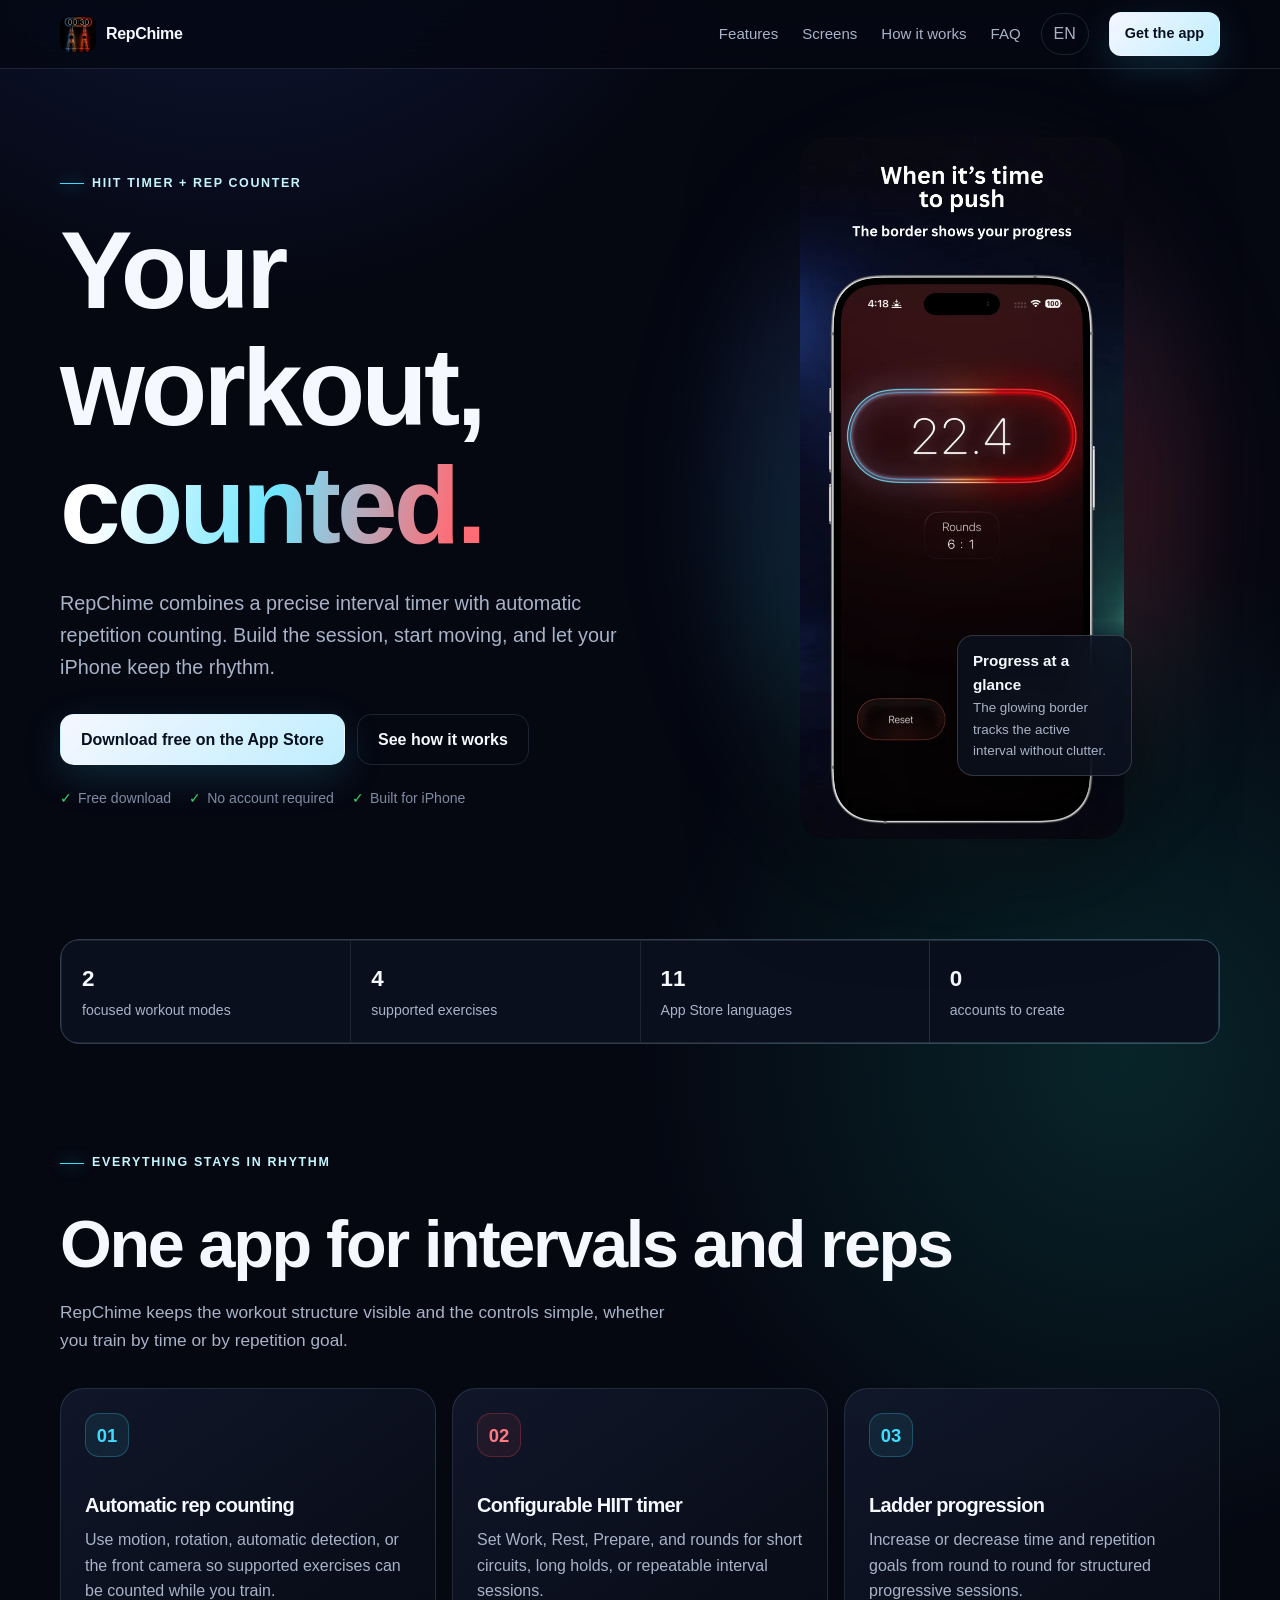
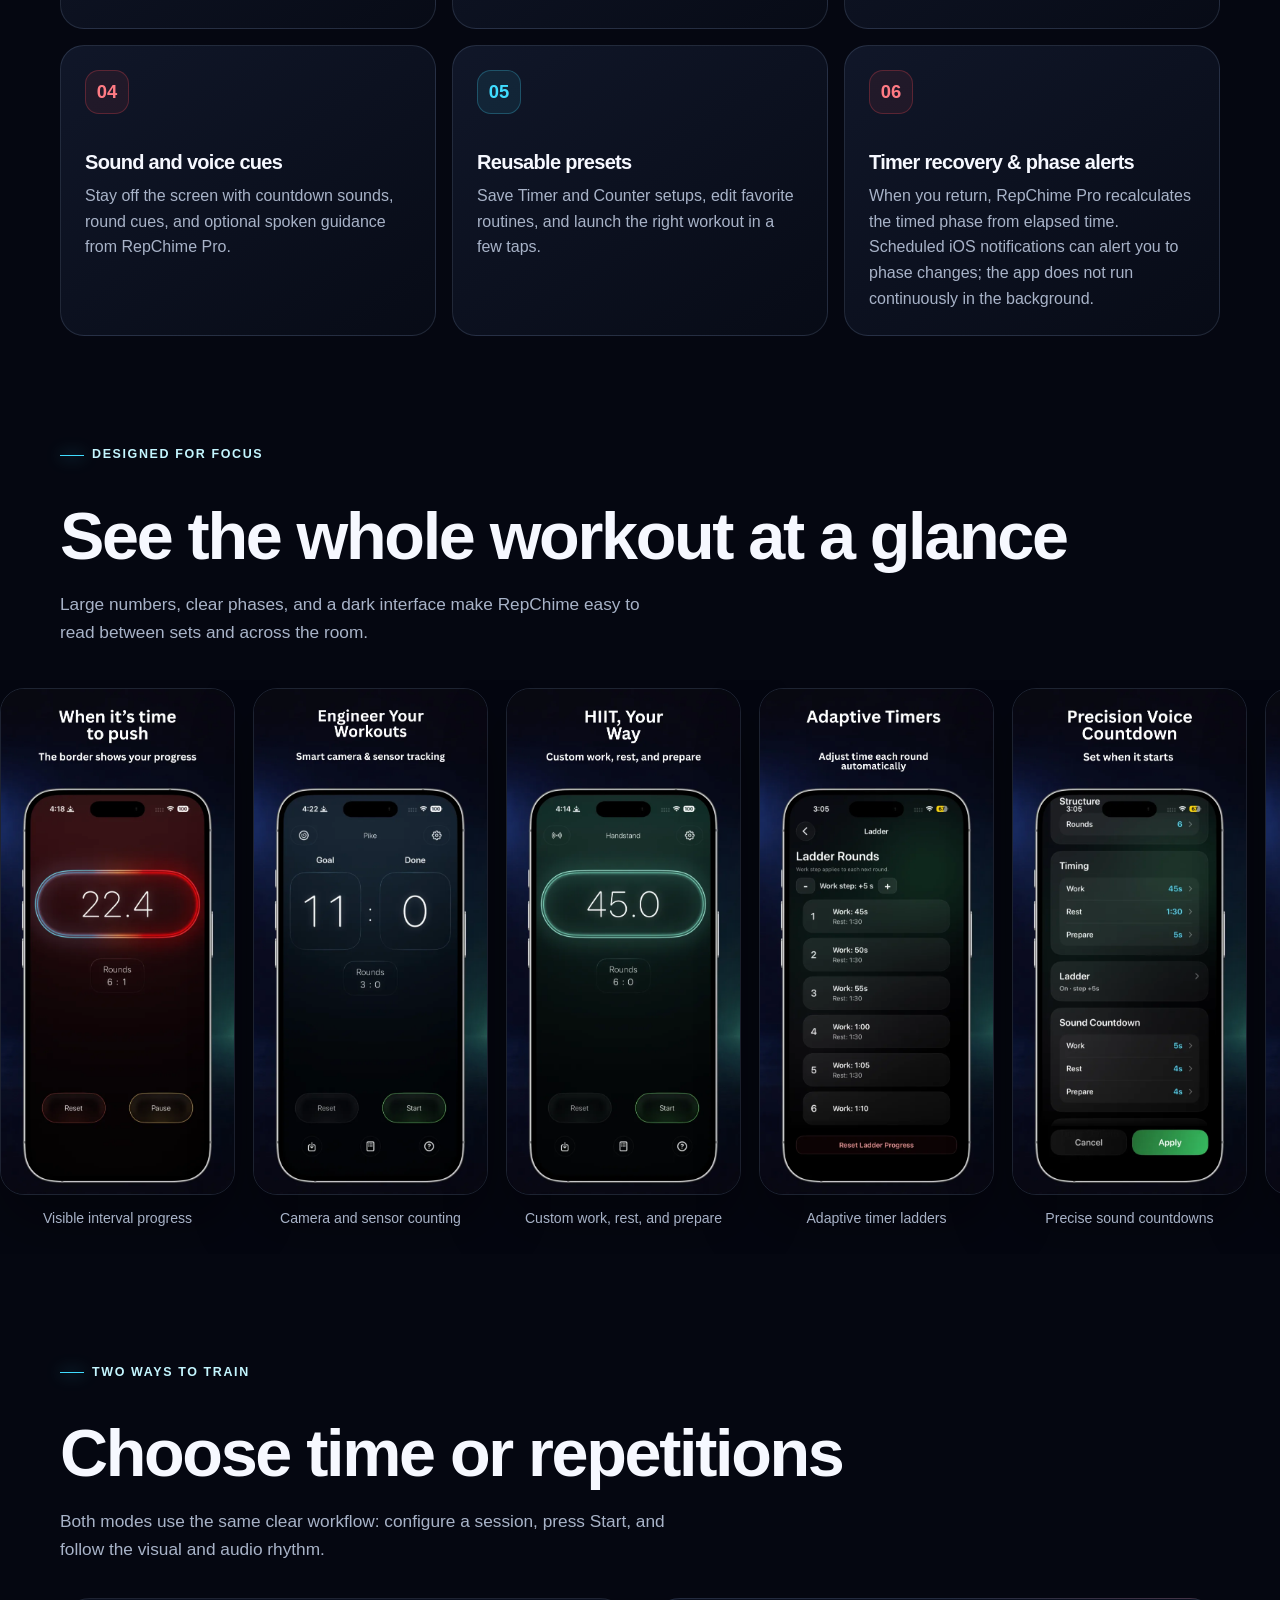
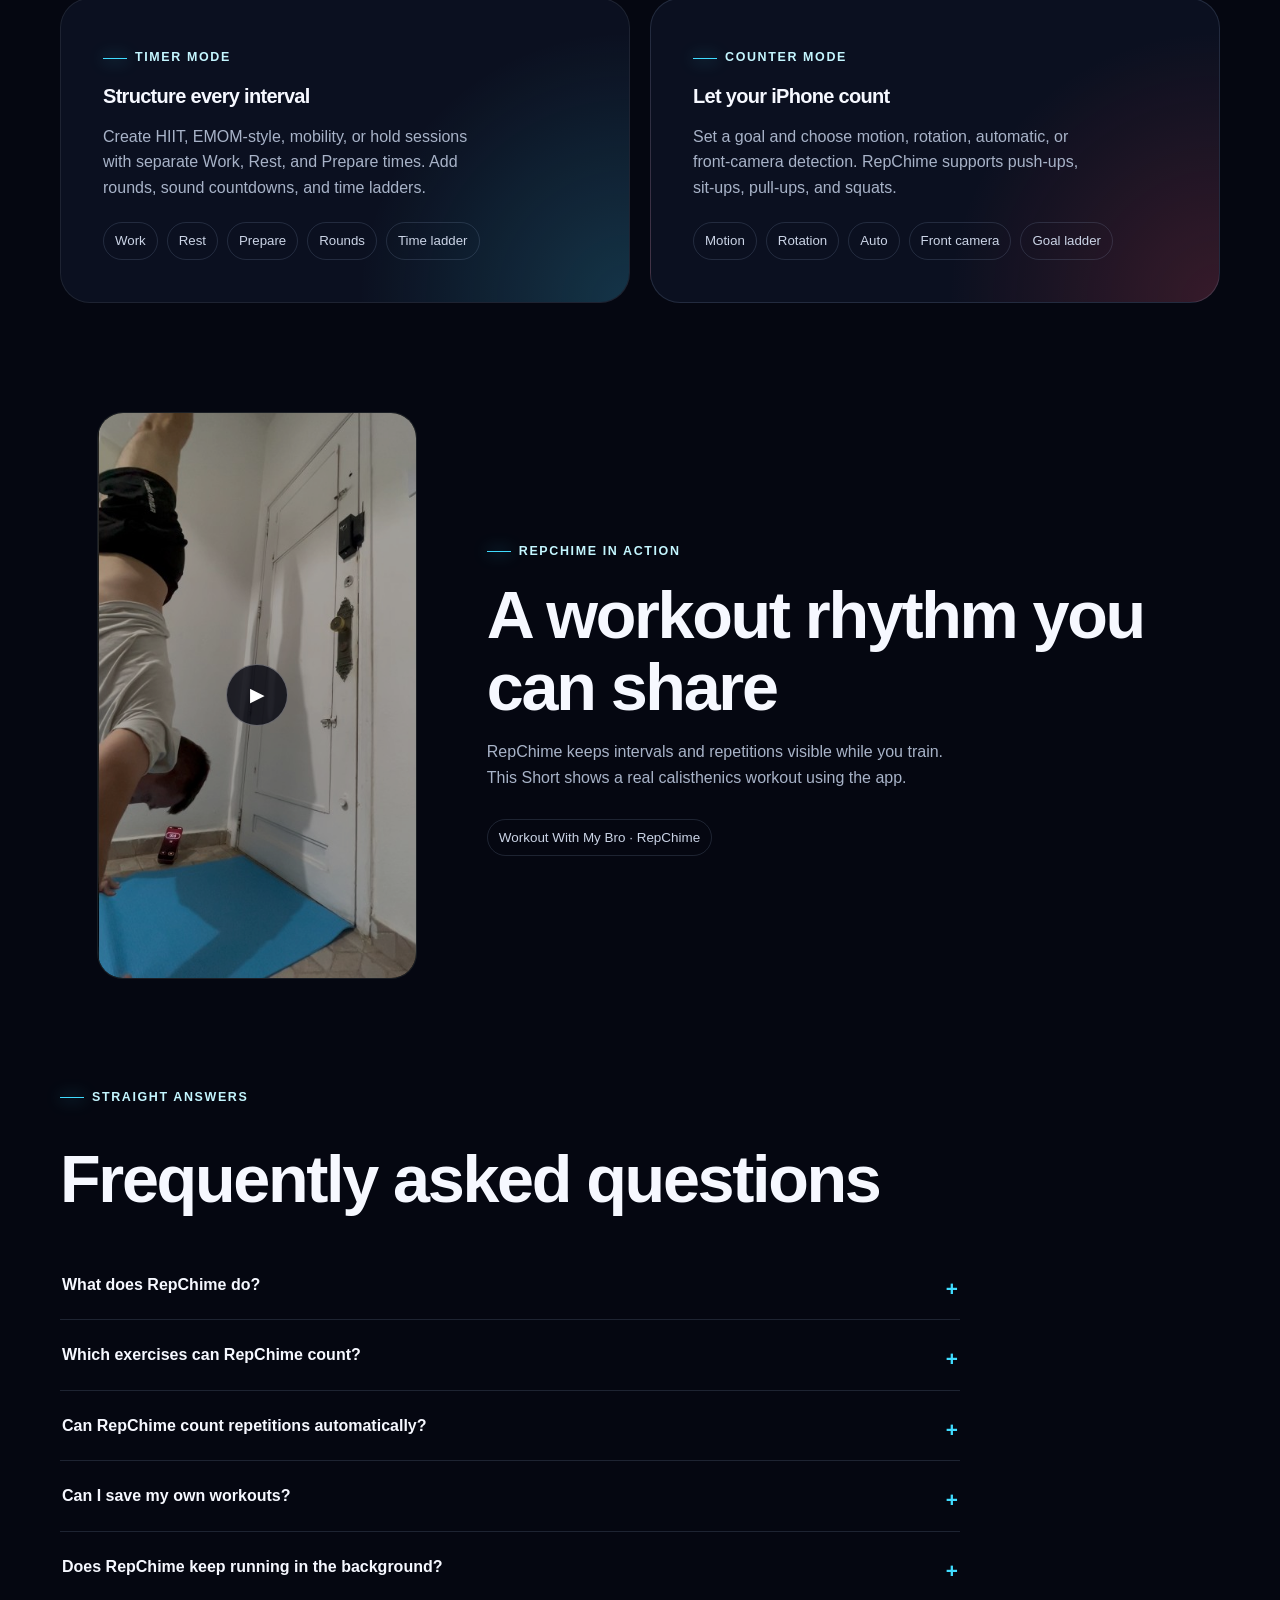
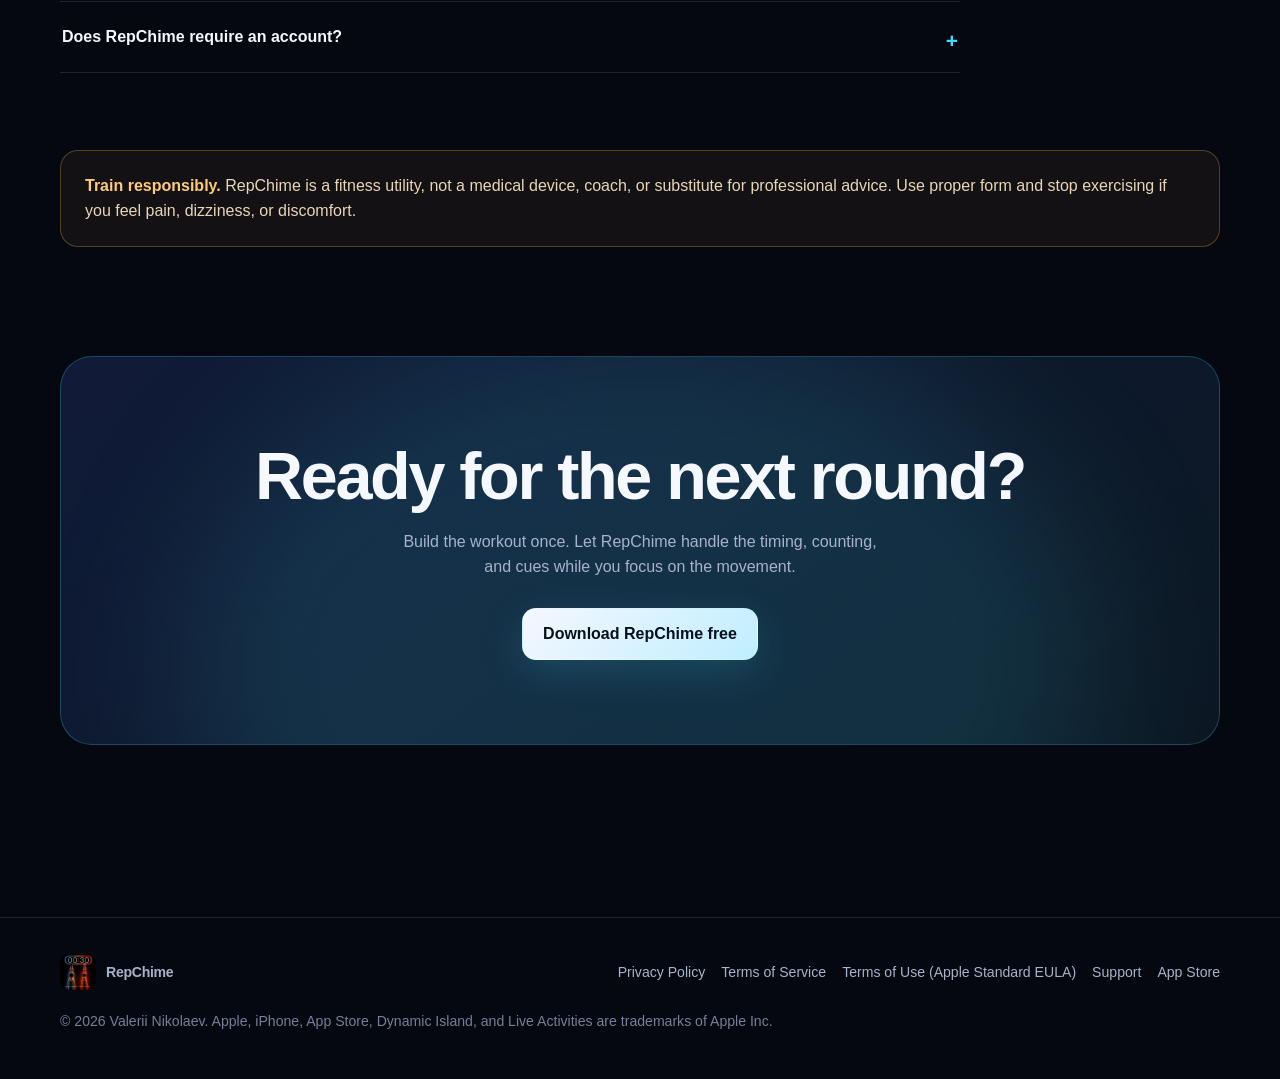
<file: index.html>
<!doctype html>
<html lang="en">
<head>
  <meta charset="utf-8" />
  <meta name="viewport" content="width=device-width, initial-scale=1" />
  <meta name="robots" content="index, follow, max-image-preview:large" />
  <title>RepChime: HIIT Timer &amp; Automatic Rep Counter for iPhone</title>
  <meta name="description" content="Build HIIT workouts, count push-ups and other reps with iPhone sensors or the front camera, save presets, and train with sound and voice cues in RepChime." />
  <link rel="canonical" href="https://repchime.app/" />
  <link rel="alternate" hreflang="en" href="https://repchime.app/" />
  <link rel="alternate" hreflang="de" href="https://repchime.app/de/" />
  <link rel="alternate" hreflang="fr" href="https://repchime.app/fr/" />
  <link rel="alternate" hreflang="es-419" href="https://repchime.app/latam/" />
  <link rel="alternate" hreflang="pt-BR" href="https://repchime.app/pt-br/" />
  <link rel="alternate" hreflang="ja" href="https://repchime.app/ja/" />
  <link rel="alternate" hreflang="ko" href="https://repchime.app/ko/" />
  <link rel="alternate" hreflang="zh-Hans" href="https://repchime.app/zh-hans/" />
  <link rel="alternate" hreflang="zh-Hant" href="https://repchime.app/zh-hant/" />
  <link rel="alternate" hreflang="x-default" href="https://repchime.app/" />
  <meta name="theme-color" content="#050711" />
  <meta name="apple-itunes-app" content="app-id=1441675623" />
  <meta property="og:type" content="website" />
  <meta property="og:site_name" content="RepChime" />
  <meta property="og:locale" content="en_US" />
  <meta property="og:title" content="RepChime: Your workout, counted" />
  <meta property="og:description" content="A focused HIIT timer and automatic repetition counter for iPhone." />
  <meta property="og:url" content="https://repchime.app/" />
  <meta property="og:image" content="https://repchime.app/assets/og.jpg" />
  <meta property="og:image:width" content="1200" />
  <meta property="og:image:height" content="630" />
  <meta property="og:image:alt" content="RepChime HIIT timer and automatic rep counter for iPhone" />
  <meta name="twitter:card" content="summary_large_image" />
  <meta name="twitter:title" content="RepChime: Your workout, counted" />
  <meta name="twitter:description" content="HIIT timing, sensor-based rep counting, presets, ladders, and voice cues for focused training." />
  <meta name="twitter:image" content="https://repchime.app/assets/og.jpg" />
  <meta name="twitter:image:alt" content="RepChime HIIT timer and automatic rep counter for iPhone" />
  <link rel="icon" type="image/png" sizes="32x32" href="assets/favicon-32.png" />
  <link rel="apple-touch-icon" href="assets/icon-180.png" />
  <link rel="manifest" href="site.webmanifest" />
  <link rel="stylesheet" href="assets/site.css" />
</head>
<body>
  <a class="skip-link" href="#main">Skip to content</a>
  <header class="site-header">
    <div class="wrap nav">
      <a class="brand" href="#top" aria-label="RepChime home">
        <img src="assets/icon-180.png" width="36" height="36" alt="" />
        <span>RepChime</span>
      </a>
      <nav class="nav-links" aria-label="Main navigation">
        <a href="#features">Features</a>
        <a href="#screens">Screens</a>
        <a href="#how-it-works">How it works</a>
        <a href="#faq">FAQ</a>
      </nav>
      <details class="language">
        <summary aria-label="Choose language">EN</summary>
        <div class="language-menu">
          <a href="./" lang="en" aria-current="page">English</a>
          <a href="de/" lang="de">Deutsch</a>
          <a href="fr/" lang="fr">Français</a>
          <a href="latam/" lang="es-419">Español (LATAM)</a>
          <a href="pt-br/" lang="pt-BR">Português (Brasil)</a>
          <a href="ja/" lang="ja">日本語</a>
          <a href="ko/" lang="ko">한국어</a>
          <a href="zh-hans/" lang="zh-Hans">简体中文</a>
          <a href="zh-hant/" lang="zh-Hant">繁體中文</a>
        </div>
      </details>
      <a class="button small header-cta" href="https://apps.apple.com/app/apple-store/id1441675623?pt=119355156&amp;ct=landing&amp;mt=8" rel="noopener">Get the app</a>
    </div>
  </header>

  <main id="main">
    <section class="wrap hero" id="top">
      <div>
        <span class="eyebrow">HIIT timer + rep counter</span>
        <h1>Your workout, <span class="gradient-text">counted.</span></h1>
        <p class="lead">RepChime combines a precise interval timer with automatic repetition counting. Build the session, start moving, and let your iPhone keep the rhythm.</p>
        <div class="hero-actions">
          <a class="button" href="https://apps.apple.com/app/apple-store/id1441675623?pt=119355156&amp;ct=landing&amp;mt=8" rel="noopener">Download free on the App Store</a>
          <a class="button secondary" href="#how-it-works">See how it works</a>
        </div>
        <div class="hero-meta" aria-label="App highlights">
          <span>Free download</span>
          <span>No account required</span>
          <span>Built for iPhone</span>
        </div>
      </div>
      <div class="hero-visual">
        <img src="assets/screens/en/1.webp" width="645" height="1398" alt="RepChime HIIT timer showing workout progress and rounds" fetchpriority="high" />
        <div class="floating-note"><strong>Progress at a glance</strong>The glowing border tracks the active interval without clutter.</div>
      </div>
    </section>

    <section class="wrap" aria-label="RepChime overview">
      <div class="trust-strip">
        <div class="trust-item"><strong>2</strong><span>focused workout modes</span></div>
        <div class="trust-item"><strong>4</strong><span>supported exercises</span></div>
        <div class="trust-item"><strong>11</strong><span>App Store languages</span></div>
        <div class="trust-item"><strong>0</strong><span>accounts to create</span></div>
      </div>
    </section>

    <section class="wrap" id="features">
      <div class="section-head">
        <span class="eyebrow">Everything stays in rhythm</span>
        <h2>One app for intervals and reps</h2>
        <p>RepChime keeps the workout structure visible and the controls simple, whether you train by time or by repetition goal.</p>
      </div>
      <div class="feature-grid">
        <article class="feature-card"><span class="feature-icon" aria-hidden="true">01</span><h3>Automatic rep counting</h3><p>Use motion, rotation, automatic detection, or the front camera so supported exercises can be counted while you train.</p></article>
        <article class="feature-card"><span class="feature-icon" aria-hidden="true">02</span><h3>Configurable HIIT timer</h3><p>Set Work, Rest, Prepare, and rounds for short circuits, long holds, or repeatable interval sessions.</p></article>
        <article class="feature-card"><span class="feature-icon" aria-hidden="true">03</span><h3>Ladder progression</h3><p>Increase or decrease time and repetition goals from round to round for structured progressive sessions.</p></article>
        <article class="feature-card"><span class="feature-icon" aria-hidden="true">04</span><h3>Sound and voice cues</h3><p>Stay off the screen with countdown sounds, round cues, and optional spoken guidance from RepChime Pro.</p></article>
        <article class="feature-card"><span class="feature-icon" aria-hidden="true">05</span><h3>Reusable presets</h3><p>Save Timer and Counter setups, edit favorite routines, and launch the right workout in a few taps.</p></article>
        <article class="feature-card"><span class="feature-icon" aria-hidden="true">06</span><h3>Timer recovery &amp; phase alerts</h3><p>When you return, RepChime Pro recalculates the timed phase from elapsed time. Scheduled iOS notifications can alert you to phase changes; the app does not run continuously in the background.</p></article>
      </div>
    </section>

    <section class="showcase" id="screens">
      <div class="wrap section-head">
        <span class="eyebrow">Designed for focus</span>
        <h2>See the whole workout at a glance</h2>
        <p>Large numbers, clear phases, and a dark interface make RepChime easy to read between sets and across the room.</p>
      </div>
      <div class="screens" aria-label="RepChime screenshots">
        <figure class="screen"><img src="assets/screens/en/1.webp" width="645" height="1398" loading="lazy" alt="RepChime interval timer in an active work phase" /><figcaption>Visible interval progress</figcaption></figure>
        <figure class="screen"><img src="assets/screens/en/2.webp" width="645" height="1398" loading="lazy" alt="RepChime repetition counter with smart camera and sensor tracking" /><figcaption>Camera and sensor counting</figcaption></figure>
        <figure class="screen"><img src="assets/screens/en/3.webp" width="645" height="1398" loading="lazy" alt="RepChime timer with custom work, rest, and prepare intervals" /><figcaption>Custom work, rest, and prepare</figcaption></figure>
        <figure class="screen"><img src="assets/screens/en/4.webp" width="645" height="1398" loading="lazy" alt="RepChime adaptive timer ladder settings" /><figcaption>Adaptive timer ladders</figcaption></figure>
        <figure class="screen"><img src="assets/screens/en/5.webp" width="645" height="1398" loading="lazy" alt="RepChime precision sound countdown settings" /><figcaption>Precise sound countdowns</figcaption></figure>
        <figure class="screen"><img src="assets/screens/en/6.webp" width="645" height="1398" loading="lazy" alt="RepChime active interval with voice cues" /><figcaption>Voice cues during training</figcaption></figure>
        <figure class="screen"><img src="assets/screens/en/7.webp" width="645" height="1398" loading="lazy" alt="RepChime repetition goal ladder settings" /><figcaption>Progressive rep goals</figcaption></figure>
        <figure class="screen"><img src="assets/screens/en/8.webp" width="645" height="1398" loading="lazy" alt="RepChime precision ladder goal-step control" /><figcaption>Precise goal steps</figcaption></figure>
        <figure class="screen"><img src="assets/screens/en/9.webp" width="645" height="1398" loading="lazy" alt="RepChime timer recovery after a pause" /><figcaption>Reliable timer recovery</figcaption></figure>
        <figure class="screen"><img src="assets/screens/en/10.webp" width="645" height="1398" loading="lazy" alt="RepChime saved custom workouts list" /><figcaption>Custom workout presets</figcaption></figure>
        <figure class="screen"><img src="assets/screens/en/11.webp" width="645" height="1398" loading="lazy" alt="RepChime custom voice countdown settings" /><figcaption>Custom voice countdowns</figcaption></figure>
        <figure class="screen"><img src="assets/screens/en/12.webp" width="645" height="1398" loading="lazy" alt="RepChime face-triggered repetition counter" /><figcaption>Face-triggered rep counting</figcaption></figure>
        <figure class="screen"><img src="assets/screens/en/13.webp" width="645" height="1398" loading="lazy" alt="RepChime detailed repetition workout settings" /><figcaption>Fine-grained workout settings</figcaption></figure>
      </div>
    </section>

    <section class="wrap" id="how-it-works">
      <div class="section-head">
        <span class="eyebrow">Two ways to train</span>
        <h2>Choose time or repetitions</h2>
        <p>Both modes use the same clear workflow: configure a session, press Start, and follow the visual and audio rhythm.</p>
      </div>
      <div class="modes">
        <article class="mode"><span class="eyebrow">Timer mode</span><h3>Structure every interval</h3><p>Create HIIT, EMOM-style, mobility, or hold sessions with separate Work, Rest, and Prepare times. Add rounds, sound countdowns, and time ladders.</p><div class="mode-list"><span>Work</span><span>Rest</span><span>Prepare</span><span>Rounds</span><span>Time ladder</span></div></article>
        <article class="mode"><span class="eyebrow">Counter mode</span><h3>Let your iPhone count</h3><p>Set a goal and choose motion, rotation, automatic, or front-camera detection. RepChime supports push-ups, sit-ups, pull-ups, and squats.</p><div class="mode-list"><span>Motion</span><span>Rotation</span><span>Auto</span><span>Front camera</span><span>Goal ladder</span></div></article>
      </div>
    </section>

    <section class="wrap">
      <div class="video-layout">
        <div class="video-card">
          <a class="video-trigger" href="https://www.youtube.com/shorts/Ol8lmMXbHXE" target="_blank" rel="noopener noreferrer" data-video="Ol8lmMXbHXE" aria-label="Play Workout With My Bro – RepChime on YouTube">
            <img src="assets/repchime-short.jpg" width="1280" height="720" loading="lazy" alt="Thumbnail of a calisthenics workout with RepChime" />
            <span class="play" aria-hidden="true">▶</span>
          </a>
        </div>
        <div class="video-copy">
          <span class="eyebrow">RepChime in action</span>
          <h2>A workout rhythm you can share</h2>
          <p>RepChime keeps intervals and repetitions visible while you train. This Short shows a real calisthenics workout using the app.</p>
          <span class="video-label">Workout With My Bro · RepChime</span>
        </div>
      </div>
    </section>

    <section class="wrap" id="faq">
      <div class="section-head"><span class="eyebrow">Straight answers</span><h2>Frequently asked questions</h2></div>
      <div class="faq-list">
        <details><summary>What does RepChime do?</summary><p>RepChime is an iPhone fitness utility with two main modes: a configurable HIIT timer for interval sessions and a goal-based counter that can track supported repetitions using device sensors or the front camera.</p></details>
        <details><summary>Which exercises can RepChime count?</summary><p>The current App Store listing names push-ups, sit-ups, pull-ups, and squats. Available detection modes vary by exercise; front-camera counting is available for push-ups.</p></details>
        <details><summary>Can RepChime count repetitions automatically?</summary><p>Yes. Counter mode offers motion, rotation, automatic, and front-camera detection options. Accuracy depends on the exercise, device placement, movement range, lighting, and selected sensitivity.</p></details>
        <details><summary>Can I save my own workouts?</summary><p>Yes. You can save Timer and Counter presets and quickly return to favorite configurations. RepChime Pro adds more preset capacity and the full editing workflow.</p></details>
        <details><summary>Does RepChime keep running in the background?</summary><p>No. iOS may pause RepChime when it is not active. With Pro, RepChime recalculates the timed phase from elapsed time when you return, and scheduled iOS notifications can alert you to phase changes.</p></details>
        <details><summary>Does RepChime require an account?</summary><p>No account is required. Workout presets and settings are designed to stay on your device. Apple handles App Store purchases and entitlement status.</p></details>
      </div>
    </section>

    <section class="wrap safety">
      <div class="notice"><strong>Train responsibly.</strong> RepChime is a fitness utility, not a medical device, coach, or substitute for professional advice. Use proper form and stop exercising if you feel pain, dizziness, or discomfort.</div>
    </section>

    <section class="wrap">
      <div class="cta-band">
        <h2>Ready for the next round?</h2>
        <p>Build the workout once. Let RepChime handle the timing, counting, and cues while you focus on the movement.</p>
        <a class="button" href="https://apps.apple.com/app/apple-store/id1441675623?pt=119355156&amp;ct=landing&amp;mt=8" rel="noopener">Download RepChime free</a>
      </div>
    </section>
  </main>

  <footer>
    <div class="wrap">
      <div class="footer-top">
        <a class="brand" href="#top"><img src="assets/icon-180.png" width="36" height="36" alt="" /><span>RepChime</span></a>
        <nav class="footer-links" aria-label="Legal and support links">
          <a href="/legals/privacy/">Privacy Policy</a>
          <a href="/legals/term-of-service/">Terms of Service</a>
          <a href="https://www.apple.com/legal/internet-services/itunes/dev/stdeula/">Terms of Use (Apple Standard EULA)</a>
          <a href="https://valnikodeveloper.github.io/support/?app=repchime">Support</a>
          <a href="https://apps.apple.com/app/apple-store/id1441675623?pt=119355156&amp;ct=landing&amp;mt=8">App Store</a>
        </nav>
      </div>
      <p class="copyright">© <span id="year">2026</span> Valerii Nikolaev. Apple, iPhone, App Store, Dynamic Island, and Live Activities are trademarks of Apple Inc.</p>
    </div>
  </footer>

  <script src="assets/site.js?v=2"></script>
  <script type="application/ld+json">
  {
    "@context": "https://schema.org",
    "@graph": [
      {
        "@type": "SoftwareApplication",
        "name": "RepChime",
        "alternateName": "HIIT Timer Counter - RepChime",
        "operatingSystem": "iOS",
        "applicationCategory": "HealthApplication",
        "url": "https://repchime.app/",
        "downloadUrl": "https://apps.apple.com/app/id1441675623",
        "installUrl": "https://apps.apple.com/app/id1441675623",
        "description": "RepChime is an iPhone HIIT timer and automatic repetition counter with sensor and front-camera detection, saved presets, ladder progression, sound countdowns, and optional spoken guidance.",
        "featureList": [
          "Configurable Work, Rest, and Prepare intervals",
          "Automatic repetition counting with iPhone motion sensors",
          "Front-camera counting mode for push-ups",
          "Timer and Counter workout presets",
          "Time and repetition ladder progression",
          "Sound countdowns and optional spoken guidance",
          "Timer recovery and scheduled phase notifications with RepChime Pro"
        ],
        "screenshot": [
          "https://repchime.app/assets/screens/en/1.webp",
          "https://repchime.app/assets/screens/en/2.webp",
          "https://repchime.app/assets/screens/en/10.webp"
        ],
        "author": { "@type": "Person", "name": "Valerii Nikolaev" },
        "offers": { "@type": "Offer", "price": "0", "priceCurrency": "USD" }
      },
      {
        "@type": "FAQPage",
        "mainEntity": [
          { "@type": "Question", "name": "What does RepChime do?", "acceptedAnswer": { "@type": "Answer", "text": "RepChime combines a configurable HIIT timer with a goal-based counter that can track supported repetitions using iPhone sensors or the front camera." } },
          { "@type": "Question", "name": "Which exercises can RepChime count?", "acceptedAnswer": { "@type": "Answer", "text": "RepChime supports push-ups, sit-ups, pull-ups, and squats. Detection modes vary by exercise, and front-camera counting is available for push-ups." } },
          { "@type": "Question", "name": "Can I save my own workouts?", "acceptedAnswer": { "@type": "Answer", "text": "Yes. RepChime can save Timer and Counter presets. RepChime Pro adds more preset capacity and the full editing workflow." } },
          { "@type": "Question", "name": "Does RepChime require an account?", "acceptedAnswer": { "@type": "Answer", "text": "No account is required. Workout presets and settings are designed to stay on the device." } }
        ]
      }
    ]
  }
  </script>
</body>
</html>
</file>
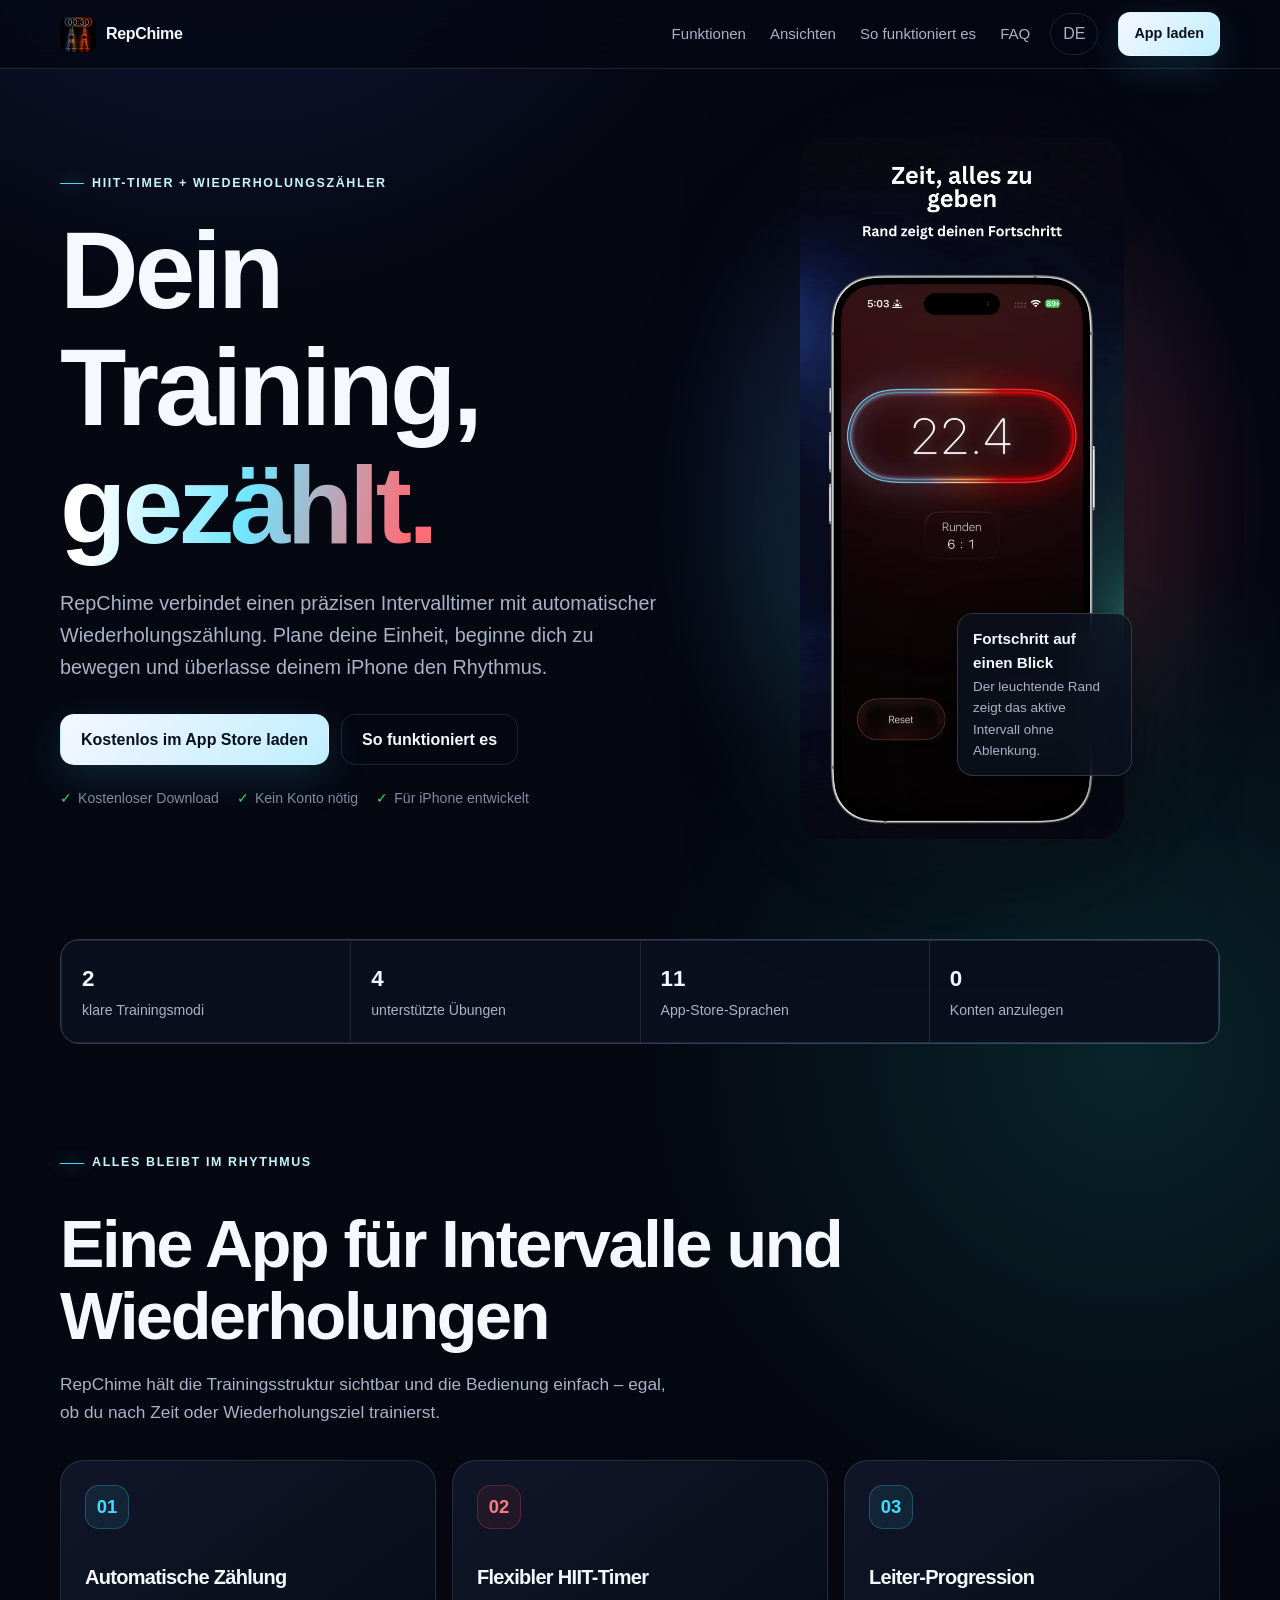
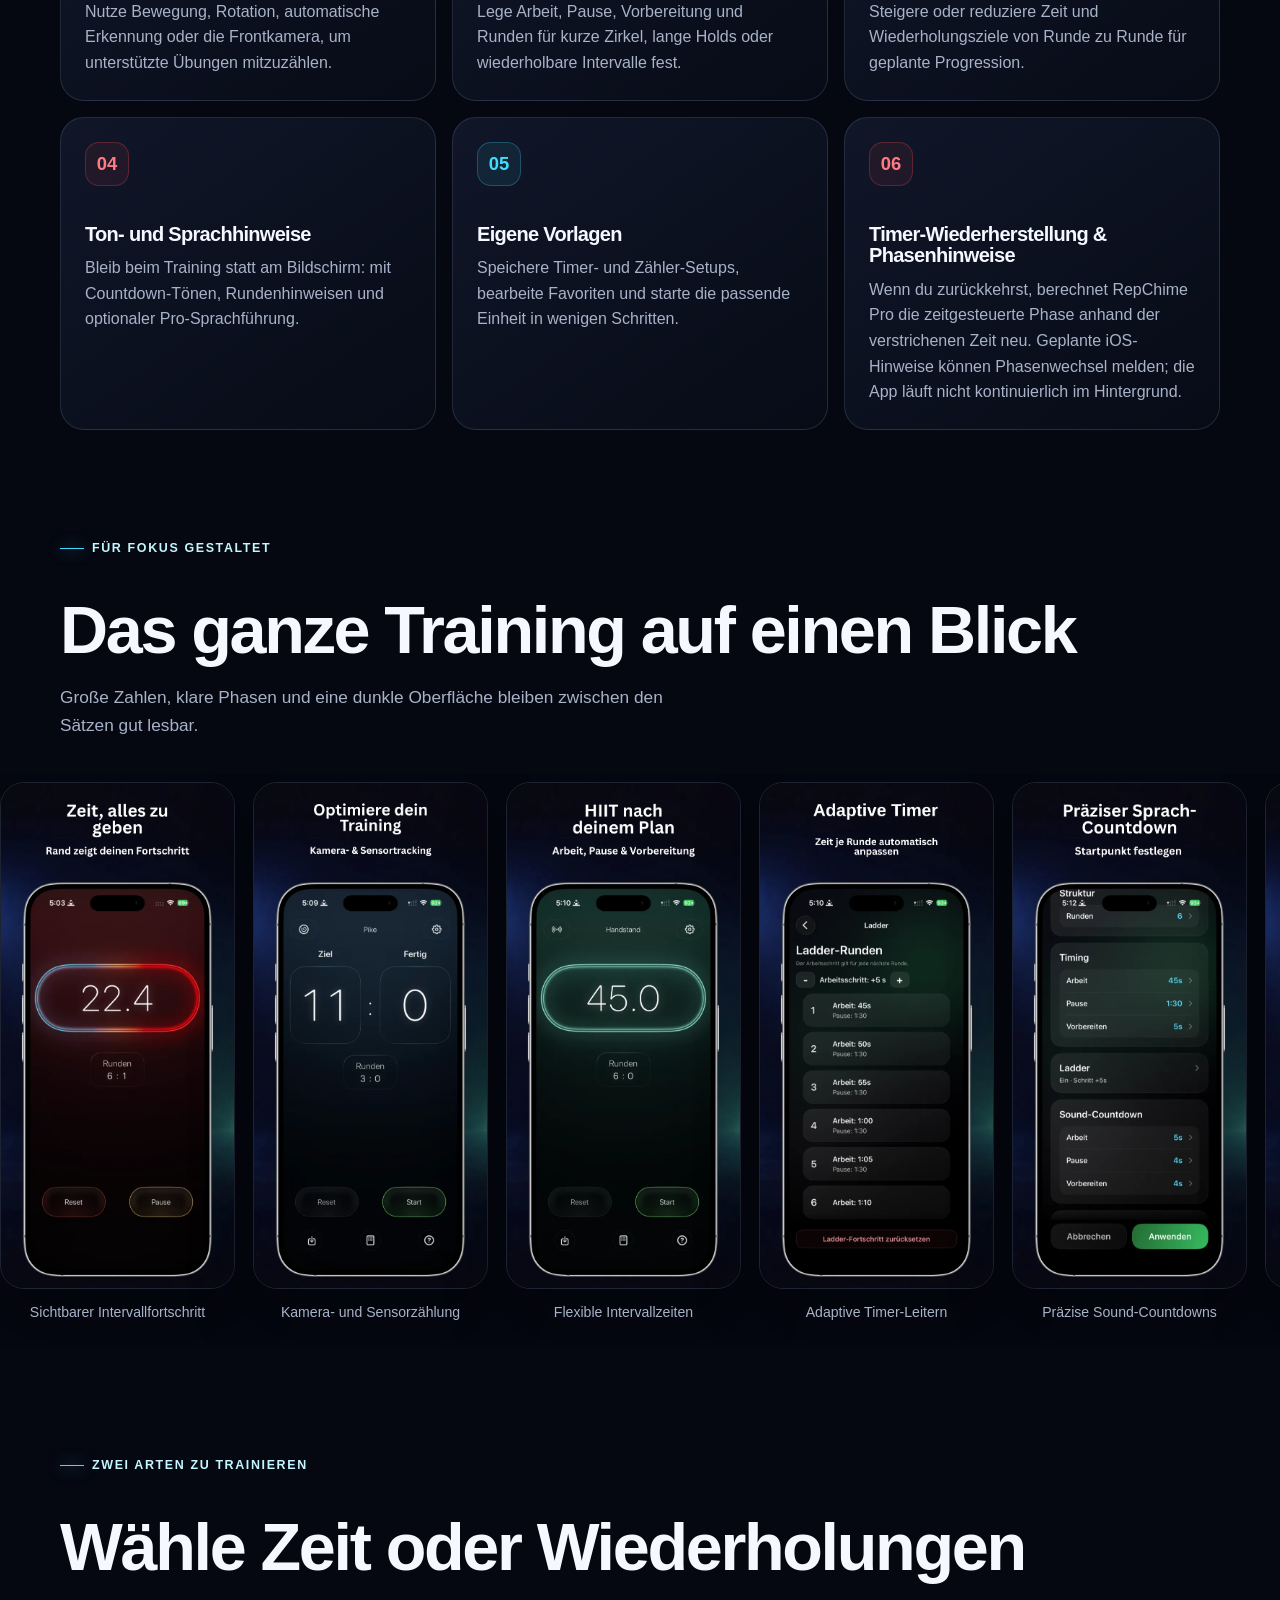
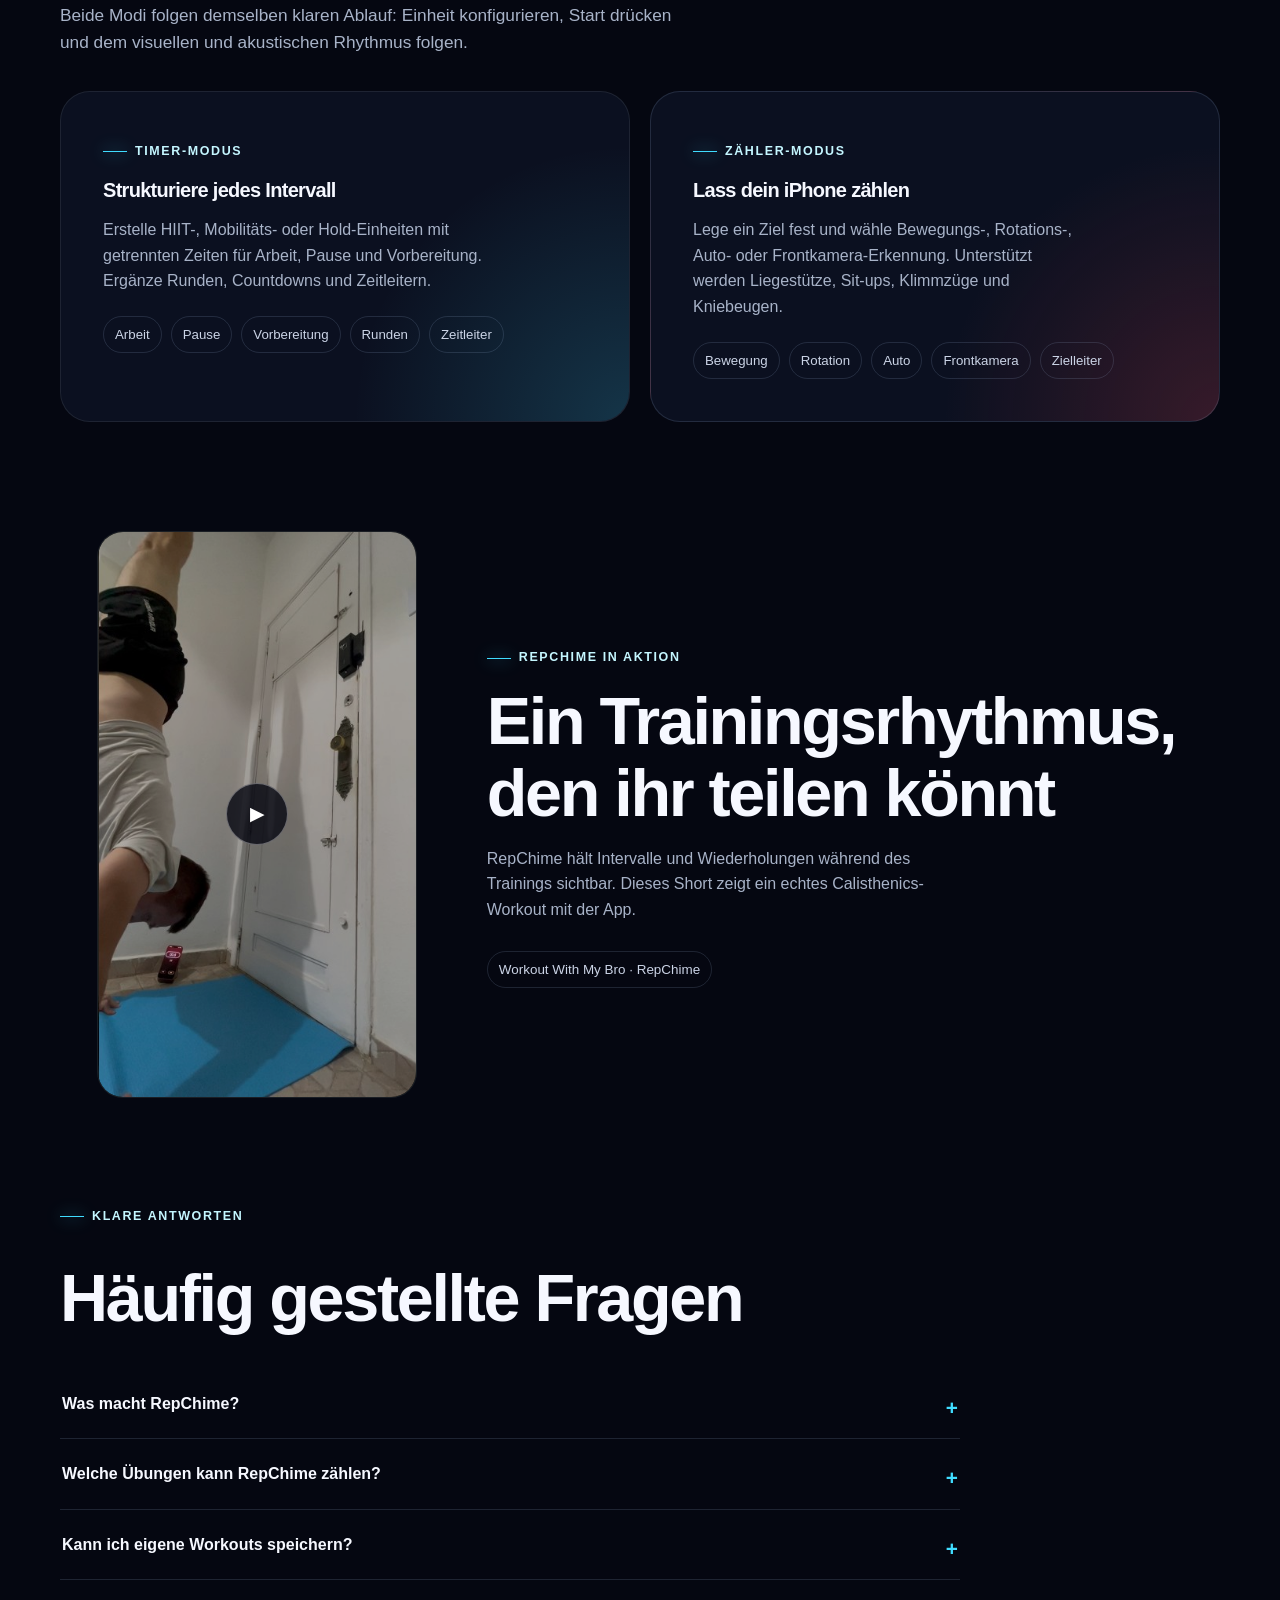
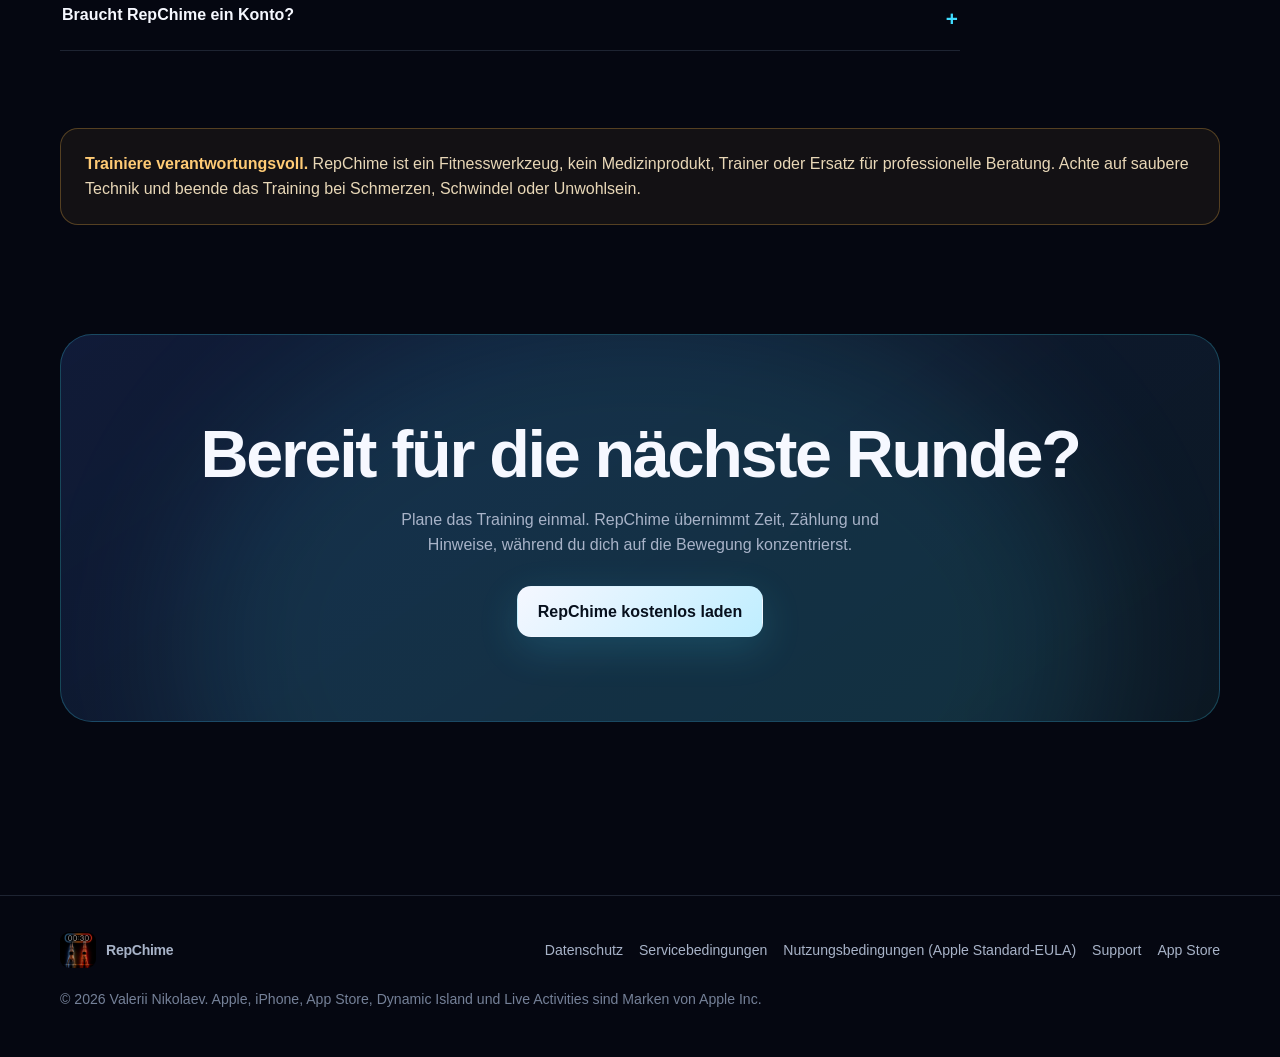
<file: de/index.html>
<!doctype html>
<html lang="de">
<head>
  <meta charset="utf-8" />
  <meta name="viewport" content="width=device-width, initial-scale=1" />
  <meta name="robots" content="index, follow, max-image-preview:large" />
  <title>RepChime: HIIT-Timer &amp; automatischer Wiederholungszähler</title>
  <meta name="description" content="Plane HIIT-Workouts, zähle Wiederholungen mit iPhone-Sensoren oder Frontkamera, speichere Vorlagen und trainiere mit Ton- und Sprachhinweisen." />
  <link rel="canonical" href="https://repchime.app/de/" />
  <link rel="alternate" hreflang="en" href="https://repchime.app/" />
  <link rel="alternate" hreflang="de" href="https://repchime.app/de/" />
  <link rel="alternate" hreflang="fr" href="https://repchime.app/fr/" />
  <link rel="alternate" hreflang="es-419" href="https://repchime.app/latam/" />
  <link rel="alternate" hreflang="pt-BR" href="https://repchime.app/pt-br/" />
  <link rel="alternate" hreflang="ja" href="https://repchime.app/ja/" />
  <link rel="alternate" hreflang="ko" href="https://repchime.app/ko/" />
  <link rel="alternate" hreflang="zh-Hans" href="https://repchime.app/zh-hans/" />
  <link rel="alternate" hreflang="zh-Hant" href="https://repchime.app/zh-hant/" />
  <link rel="alternate" hreflang="x-default" href="https://repchime.app/" />
  <meta name="theme-color" content="#050711" />
  <meta name="apple-itunes-app" content="app-id=1441675623" />
  <meta property="og:type" content="website" />
  <meta property="og:site_name" content="RepChime" />
  <meta property="og:locale" content="de_DE" />
  <meta property="og:title" content="RepChime: Dein Training, automatisch gezählt" />
  <meta property="og:description" content="HIIT-Timer und automatischer Wiederholungszähler für das iPhone." />
  <meta property="og:url" content="https://repchime.app/de/" />
  <meta property="og:image" content="https://repchime.app/assets/og.jpg" />
  <meta property="og:image:width" content="1200" />
  <meta property="og:image:height" content="630" />
  <meta property="og:image:alt" content="RepChime HIIT-Timer und automatischer Wiederholungszähler für iPhone" />
  <meta name="twitter:card" content="summary_large_image" />
  <meta name="twitter:title" content="RepChime: Dein Training, automatisch gezählt" />
  <meta name="twitter:description" content="HIIT-Timer und automatischer Wiederholungszähler für das iPhone." />
  <meta name="twitter:image" content="https://repchime.app/assets/og.jpg" />
  <meta name="twitter:image:alt" content="RepChime HIIT-Timer und automatischer Wiederholungszähler für iPhone" />
  <link rel="icon" type="image/png" sizes="32x32" href="../assets/favicon-32.png" />
  <link rel="apple-touch-icon" href="../assets/icon-180.png" />
  <link rel="manifest" href="../site.webmanifest" />
  <link rel="stylesheet" href="../assets/site.css" />
</head>
<body>
  <a class="skip-link" href="#main">Zum Inhalt springen</a>
  <header class="site-header">
    <div class="wrap nav">
      <a class="brand" href="#top" aria-label="RepChime Startseite"><img src="../assets/icon-180.png" width="36" height="36" alt="" /><span>RepChime</span></a>
      <nav class="nav-links" aria-label="Hauptnavigation"><a href="#features">Funktionen</a><a href="#screens">Ansichten</a><a href="#how-it-works">So funktioniert es</a><a href="#faq">FAQ</a></nav>
      <details class="language"><summary aria-label="Sprache wählen">DE</summary><div class="language-menu"><a href="../" lang="en">English</a><a href="./" lang="de" aria-current="page">Deutsch</a><a href="../fr/" lang="fr">Français</a><a href="../latam/" lang="es-419">Español (LATAM)</a><a href="../pt-br/" lang="pt-BR">Português (Brasil)</a><a href="../ja/" lang="ja">日本語</a><a href="../ko/" lang="ko">한국어</a><a href="../zh-hans/" lang="zh-Hans">简体中文</a><a href="../zh-hant/" lang="zh-Hant">繁體中文</a></div></details>
      <a class="button small header-cta" href="https://apps.apple.com/app/apple-store/id1441675623?pt=119355156&amp;ct=landing&amp;mt=8" rel="noopener">App laden</a>
    </div>
  </header>

  <main id="main">
    <section class="wrap hero" id="top">
      <div>
        <span class="eyebrow">HIIT-Timer + Wiederholungszähler</span>
        <h1>Dein Training, <span class="gradient-text">gezählt.</span></h1>
        <p class="lead">RepChime verbindet einen präzisen Intervalltimer mit automatischer Wiederholungszählung. Plane deine Einheit, beginne dich zu bewegen und überlasse deinem iPhone den Rhythmus.</p>
        <div class="hero-actions"><a class="button" href="https://apps.apple.com/app/apple-store/id1441675623?pt=119355156&amp;ct=landing&amp;mt=8" rel="noopener">Kostenlos im App Store laden</a><a class="button secondary" href="#how-it-works">So funktioniert es</a></div>
        <div class="hero-meta" aria-label="App-Vorteile"><span>Kostenloser Download</span><span>Kein Konto nötig</span><span>Für iPhone entwickelt</span></div>
      </div>
      <div class="hero-visual"><img src="../assets/screens/de/1.webp" width="645" height="1398" alt="RepChime HIIT-Timer mit Trainingsfortschritt und Runden" fetchpriority="high" /><div class="floating-note"><strong>Fortschritt auf einen Blick</strong>Der leuchtende Rand zeigt das aktive Intervall ohne Ablenkung.</div></div>
    </section>

    <section class="wrap" aria-label="RepChime Überblick"><div class="trust-strip"><div class="trust-item"><strong>2</strong><span>klare Trainingsmodi</span></div><div class="trust-item"><strong>4</strong><span>unterstützte Übungen</span></div><div class="trust-item"><strong>11</strong><span>App-Store-Sprachen</span></div><div class="trust-item"><strong>0</strong><span>Konten anzulegen</span></div></div></section>

    <section class="wrap" id="features">
      <div class="section-head"><span class="eyebrow">Alles bleibt im Rhythmus</span><h2>Eine App für Intervalle und Wiederholungen</h2><p>RepChime hält die Trainingsstruktur sichtbar und die Bedienung einfach – egal, ob du nach Zeit oder Wiederholungsziel trainierst.</p></div>
      <div class="feature-grid">
        <article class="feature-card"><span class="feature-icon" aria-hidden="true">01</span><h3>Automatische Zählung</h3><p>Nutze Bewegung, Rotation, automatische Erkennung oder die Frontkamera, um unterstützte Übungen mitzuzählen.</p></article>
        <article class="feature-card"><span class="feature-icon" aria-hidden="true">02</span><h3>Flexibler HIIT-Timer</h3><p>Lege Arbeit, Pause, Vorbereitung und Runden für kurze Zirkel, lange Holds oder wiederholbare Intervalle fest.</p></article>
        <article class="feature-card"><span class="feature-icon" aria-hidden="true">03</span><h3>Leiter-Progression</h3><p>Steigere oder reduziere Zeit und Wiederholungsziele von Runde zu Runde für geplante Progression.</p></article>
        <article class="feature-card"><span class="feature-icon" aria-hidden="true">04</span><h3>Ton- und Sprachhinweise</h3><p>Bleib beim Training statt am Bildschirm: mit Countdown-Tönen, Rundenhinweisen und optionaler Pro-Sprachführung.</p></article>
        <article class="feature-card"><span class="feature-icon" aria-hidden="true">05</span><h3>Eigene Vorlagen</h3><p>Speichere Timer- und Zähler-Setups, bearbeite Favoriten und starte die passende Einheit in wenigen Schritten.</p></article>
        <article class="feature-card"><span class="feature-icon" aria-hidden="true">06</span><h3>Timer-Wiederherstellung &amp; Phasenhinweise</h3><p>Wenn du zurückkehrst, berechnet RepChime Pro die zeitgesteuerte Phase anhand der verstrichenen Zeit neu. Geplante iOS-Hinweise können Phasenwechsel melden; die App läuft nicht kontinuierlich im Hintergrund.</p></article>
      </div>
    </section>

    <section class="showcase" id="screens">
      <div class="wrap section-head"><span class="eyebrow">Für Fokus gestaltet</span><h2>Das ganze Training auf einen Blick</h2><p>Große Zahlen, klare Phasen und eine dunkle Oberfläche bleiben zwischen den Sätzen gut lesbar.</p></div>
      <div class="screens" aria-label="RepChime Screenshots">
        <figure class="screen"><img src="../assets/screens/de/1.webp" width="645" height="1398" loading="lazy" alt="Aktives Intervall in RepChime" /><figcaption>Sichtbarer Intervallfortschritt</figcaption></figure>
        <figure class="screen"><img src="../assets/screens/de/2.webp" width="645" height="1398" loading="lazy" alt="Wiederholungszähler mit Kamera- und Sensorerkennung" /><figcaption>Kamera- und Sensorzählung</figcaption></figure>
        <figure class="screen"><img src="../assets/screens/de/3.webp" width="645" height="1398" loading="lazy" alt="RepChime Timer mit eigenen Zeiten für Arbeit, Pause und Vorbereitung" /><figcaption>Flexible Intervallzeiten</figcaption></figure>
        <figure class="screen"><img src="../assets/screens/de/4.webp" width="645" height="1398" loading="lazy" alt="Adaptive Timer-Leiter in RepChime" /><figcaption>Adaptive Timer-Leitern</figcaption></figure>
        <figure class="screen"><img src="../assets/screens/de/5.webp" width="645" height="1398" loading="lazy" alt="Sound-Countdown-Einstellungen" /><figcaption>Präzise Sound-Countdowns</figcaption></figure>
        <figure class="screen"><img src="../assets/screens/de/6.webp" width="645" height="1398" loading="lazy" alt="Aktives RepChime Intervall mit Sprachhinweisen" /><figcaption>Sprachhinweise beim Training</figcaption></figure>
        <figure class="screen"><img src="../assets/screens/de/7.webp" width="645" height="1398" loading="lazy" alt="Wiederholungsziel-Leiter in RepChime" /><figcaption>Progressive Wiederholungsziele</figcaption></figure>
        <figure class="screen"><img src="../assets/screens/de/8.webp" width="645" height="1398" loading="lazy" alt="Präzise Einstellung der Zielschritte in RepChime" /><figcaption>Präzise Zielschritte</figcaption></figure>
        <figure class="screen"><img src="../assets/screens/de/9.webp" width="645" height="1398" loading="lazy" alt="RepChime Timer nach einer Trainingspause" /><figcaption>Zuverlässige Timer-Wiederaufnahme</figcaption></figure>
        <figure class="screen"><img src="../assets/screens/de/10.webp" width="645" height="1398" loading="lazy" alt="Gespeicherte eigene Workouts in RepChime" /><figcaption>Eigene Trainingsvorlagen</figcaption></figure>
      </div>
    </section>

    <section class="wrap" id="how-it-works">
      <div class="section-head"><span class="eyebrow">Zwei Arten zu trainieren</span><h2>Wähle Zeit oder Wiederholungen</h2><p>Beide Modi folgen demselben klaren Ablauf: Einheit konfigurieren, Start drücken und dem visuellen und akustischen Rhythmus folgen.</p></div>
      <div class="modes">
        <article class="mode"><span class="eyebrow">Timer-Modus</span><h3>Strukturiere jedes Intervall</h3><p>Erstelle HIIT-, Mobilitäts- oder Hold-Einheiten mit getrennten Zeiten für Arbeit, Pause und Vorbereitung. Ergänze Runden, Countdowns und Zeitleitern.</p><div class="mode-list"><span>Arbeit</span><span>Pause</span><span>Vorbereitung</span><span>Runden</span><span>Zeitleiter</span></div></article>
        <article class="mode"><span class="eyebrow">Zähler-Modus</span><h3>Lass dein iPhone zählen</h3><p>Lege ein Ziel fest und wähle Bewegungs-, Rotations-, Auto- oder Frontkamera-Erkennung. Unterstützt werden Liegestütze, Sit-ups, Klimmzüge und Kniebeugen.</p><div class="mode-list"><span>Bewegung</span><span>Rotation</span><span>Auto</span><span>Frontkamera</span><span>Zielleiter</span></div></article>
      </div>
    </section>

    <section class="wrap">
      <div class="video-layout"><div class="video-card"><a class="video-trigger" href="https://www.youtube.com/shorts/Ol8lmMXbHXE" target="_blank" rel="noopener noreferrer" data-video="Ol8lmMXbHXE" aria-label="Workout With My Bro – RepChime auf YouTube abspielen"><img src="../assets/repchime-short.jpg" width="1280" height="720" loading="lazy" alt="Vorschaubild eines Calisthenics-Workouts mit RepChime" /><span class="play" aria-hidden="true">▶</span></a></div><div class="video-copy"><span class="eyebrow">RepChime in Aktion</span><h2>Ein Trainingsrhythmus, den ihr teilen könnt</h2><p>RepChime hält Intervalle und Wiederholungen während des Trainings sichtbar. Dieses Short zeigt ein echtes Calisthenics-Workout mit der App.</p><span class="video-label">Workout With My Bro · RepChime</span></div></div>
    </section>

    <section class="wrap" id="faq">
      <div class="section-head"><span class="eyebrow">Klare Antworten</span><h2>Häufig gestellte Fragen</h2></div>
      <div class="faq-list">
        <details><summary>Was macht RepChime?</summary><p>RepChime ist eine Fitness-App für das iPhone mit einem konfigurierbaren HIIT-Timer und einem zielbasierten Zähler, der unterstützte Wiederholungen über Gerätesensoren oder Frontkamera erfassen kann.</p></details>
        <details><summary>Welche Übungen kann RepChime zählen?</summary><p>Die aktuelle App-Store-Beschreibung nennt Liegestütze, Sit-ups, Klimmzüge und Kniebeugen. Die verfügbaren Erkennungsmodi unterscheiden sich je nach Übung; die Frontkamera ist für Liegestütze verfügbar.</p></details>
        <details><summary>Kann ich eigene Workouts speichern?</summary><p>Ja. Timer- und Zähler-Vorlagen lassen sich speichern. RepChime Pro bietet mehr Vorlagenplätze und den vollständigen Bearbeitungsablauf.</p></details>
        <details><summary>Braucht RepChime ein Konto?</summary><p>Nein. Trainingsvorlagen und Einstellungen sind für die lokale Speicherung auf deinem Gerät vorgesehen. Apple verarbeitet Käufe und Berechtigungsstatus.</p></details>
      </div>
    </section>

    <section class="wrap safety"><div class="notice"><strong>Trainiere verantwortungsvoll.</strong> RepChime ist ein Fitnesswerkzeug, kein Medizinprodukt, Trainer oder Ersatz für professionelle Beratung. Achte auf saubere Technik und beende das Training bei Schmerzen, Schwindel oder Unwohlsein.</div></section>
    <section class="wrap"><div class="cta-band"><h2>Bereit für die nächste Runde?</h2><p>Plane das Training einmal. RepChime übernimmt Zeit, Zählung und Hinweise, während du dich auf die Bewegung konzentrierst.</p><a class="button" href="https://apps.apple.com/app/apple-store/id1441675623?pt=119355156&amp;ct=landing&amp;mt=8" rel="noopener">RepChime kostenlos laden</a></div></section>
  </main>

  <footer><div class="wrap"><div class="footer-top"><a class="brand" href="#top"><img src="../assets/icon-180.png" width="36" height="36" alt="" /><span>RepChime</span></a><nav class="footer-links" aria-label="Rechtliches und Support"><a href="/legals/privacy/">Datenschutz</a><a href="/legals/term-of-service/">Servicebedingungen</a><a href="https://www.apple.com/legal/internet-services/itunes/dev/stdeula/">Nutzungsbedingungen (Apple Standard-EULA)</a><a href="https://valnikodeveloper.github.io/support/?app=repchime">Support</a><a href="https://apps.apple.com/app/apple-store/id1441675623?pt=119355156&amp;ct=landing&amp;mt=8">App Store</a></nav></div><p class="copyright">© <span id="year">2026</span> Valerii Nikolaev. Apple, iPhone, App Store, Dynamic Island und Live Activities sind Marken von Apple Inc.</p></div></footer>
  <script src="../assets/site.js?v=2"></script>
  <script type="application/ld+json">{"@context":"https://schema.org","@graph":[{"@type":"SoftwareApplication","name":"RepChime","alternateName":"HIIT Timer Counter - RepChime","operatingSystem":"iOS","applicationCategory":"HealthApplication","url":"https://repchime.app/de/","downloadUrl":"https://apps.apple.com/app/id1441675623","description":"RepChime ist ein HIIT-Timer und automatischer Wiederholungszähler für das iPhone mit Sensor- und Frontkamera-Erkennung, Vorlagen, Leiter-Progression und Sound-Countdowns.","inLanguage":"de","author":{"@type":"Person","name":"Valerii Nikolaev"},"offers":{"@type":"Offer","price":"0","priceCurrency":"EUR"}},{"@type":"FAQPage","inLanguage":"de","mainEntity":[{"@type":"Question","name":"Was macht RepChime?","acceptedAnswer":{"@type":"Answer","text":"RepChime verbindet einen konfigurierbaren HIIT-Timer mit automatischer Wiederholungszählung über iPhone-Sensoren oder Frontkamera."}},{"@type":"Question","name":"Braucht RepChime ein Konto?","acceptedAnswer":{"@type":"Answer","text":"Nein. Trainingsvorlagen und Einstellungen sind für die lokale Speicherung auf dem Gerät vorgesehen."}}]}]}</script>
</body>
</html>
</file>
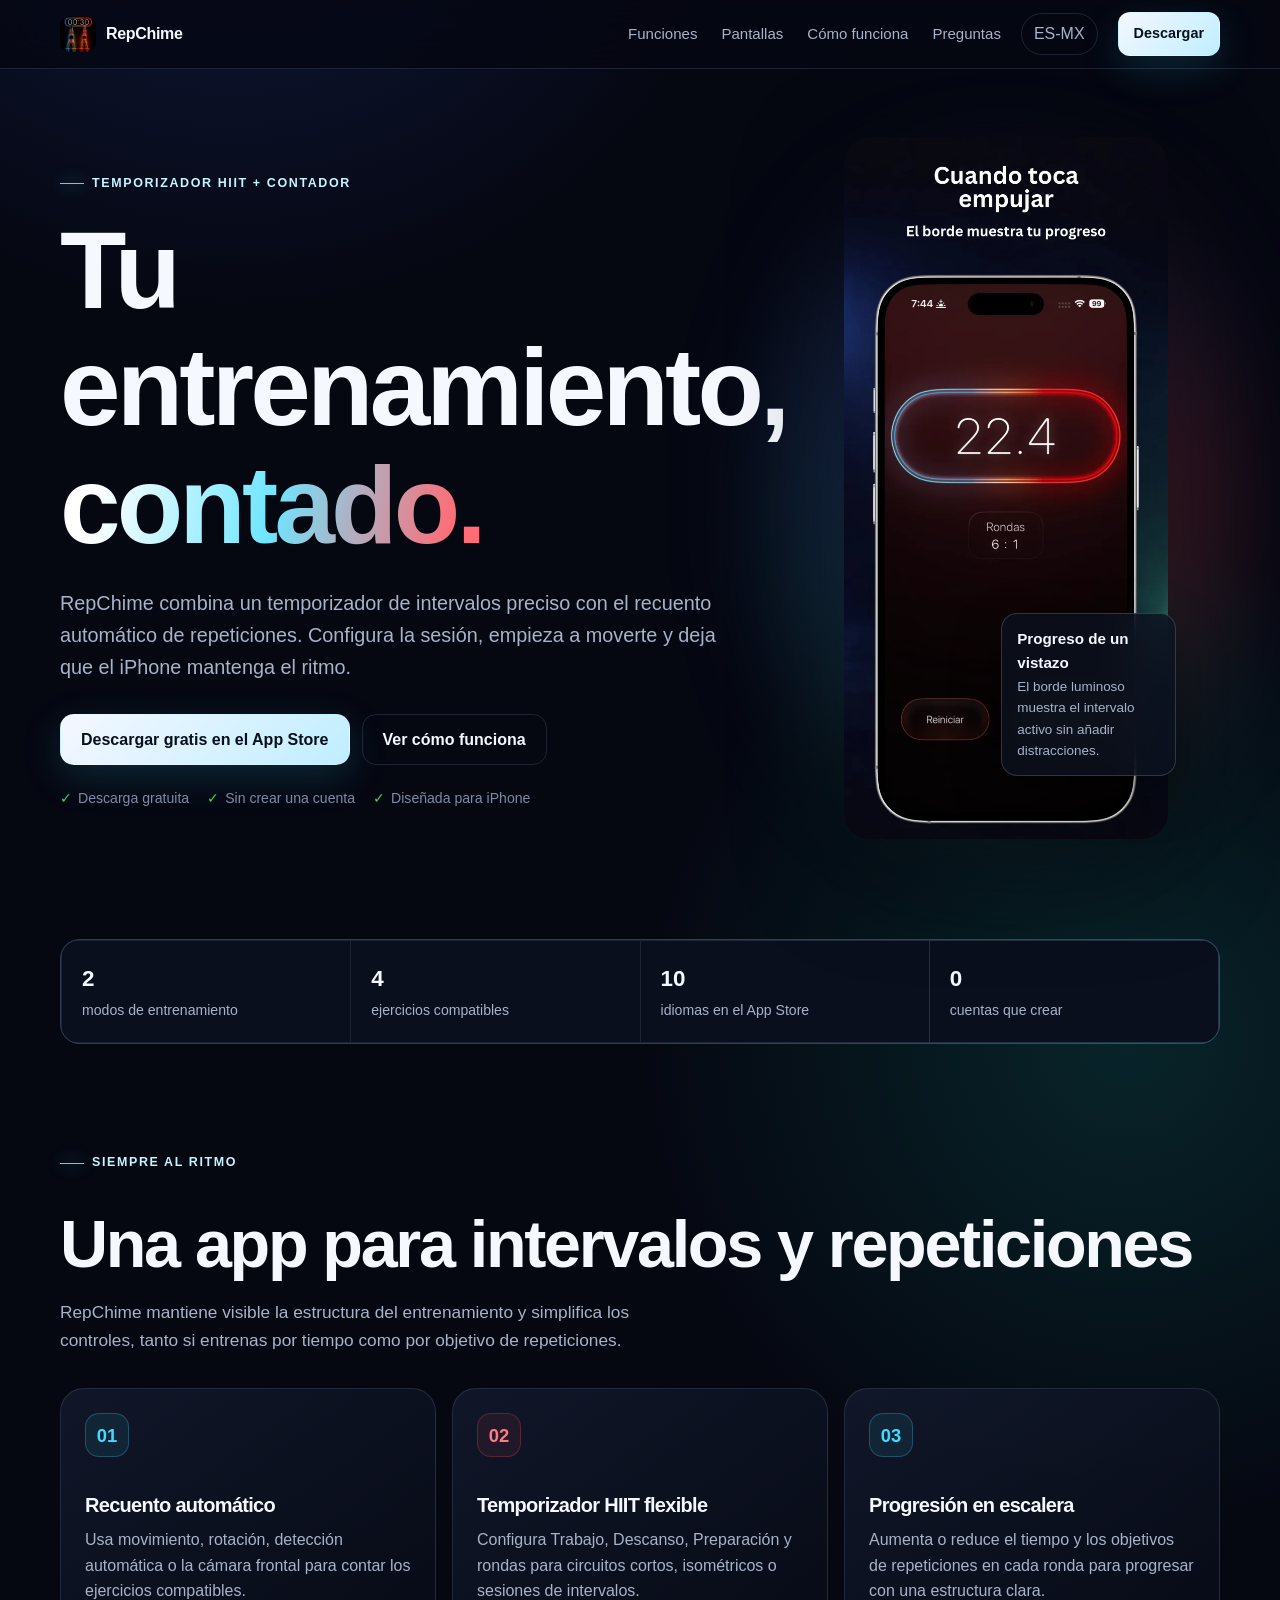
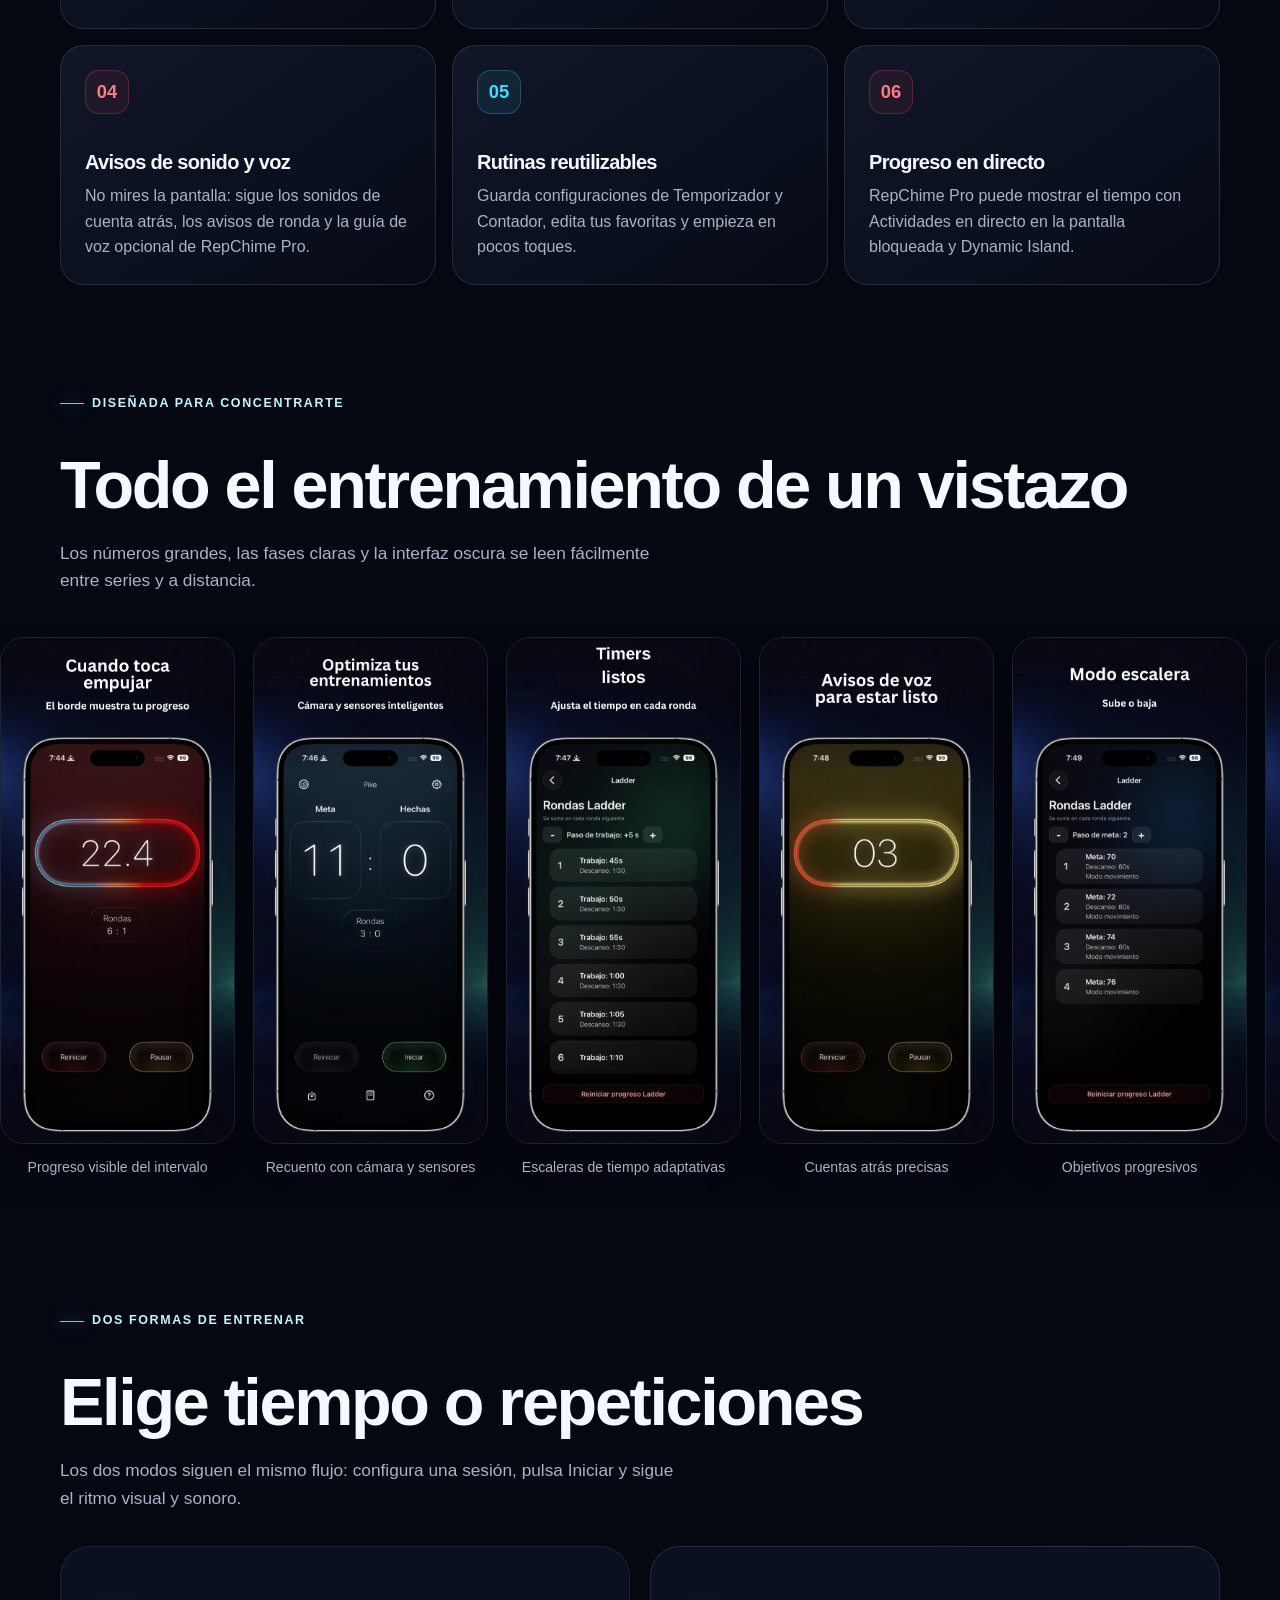
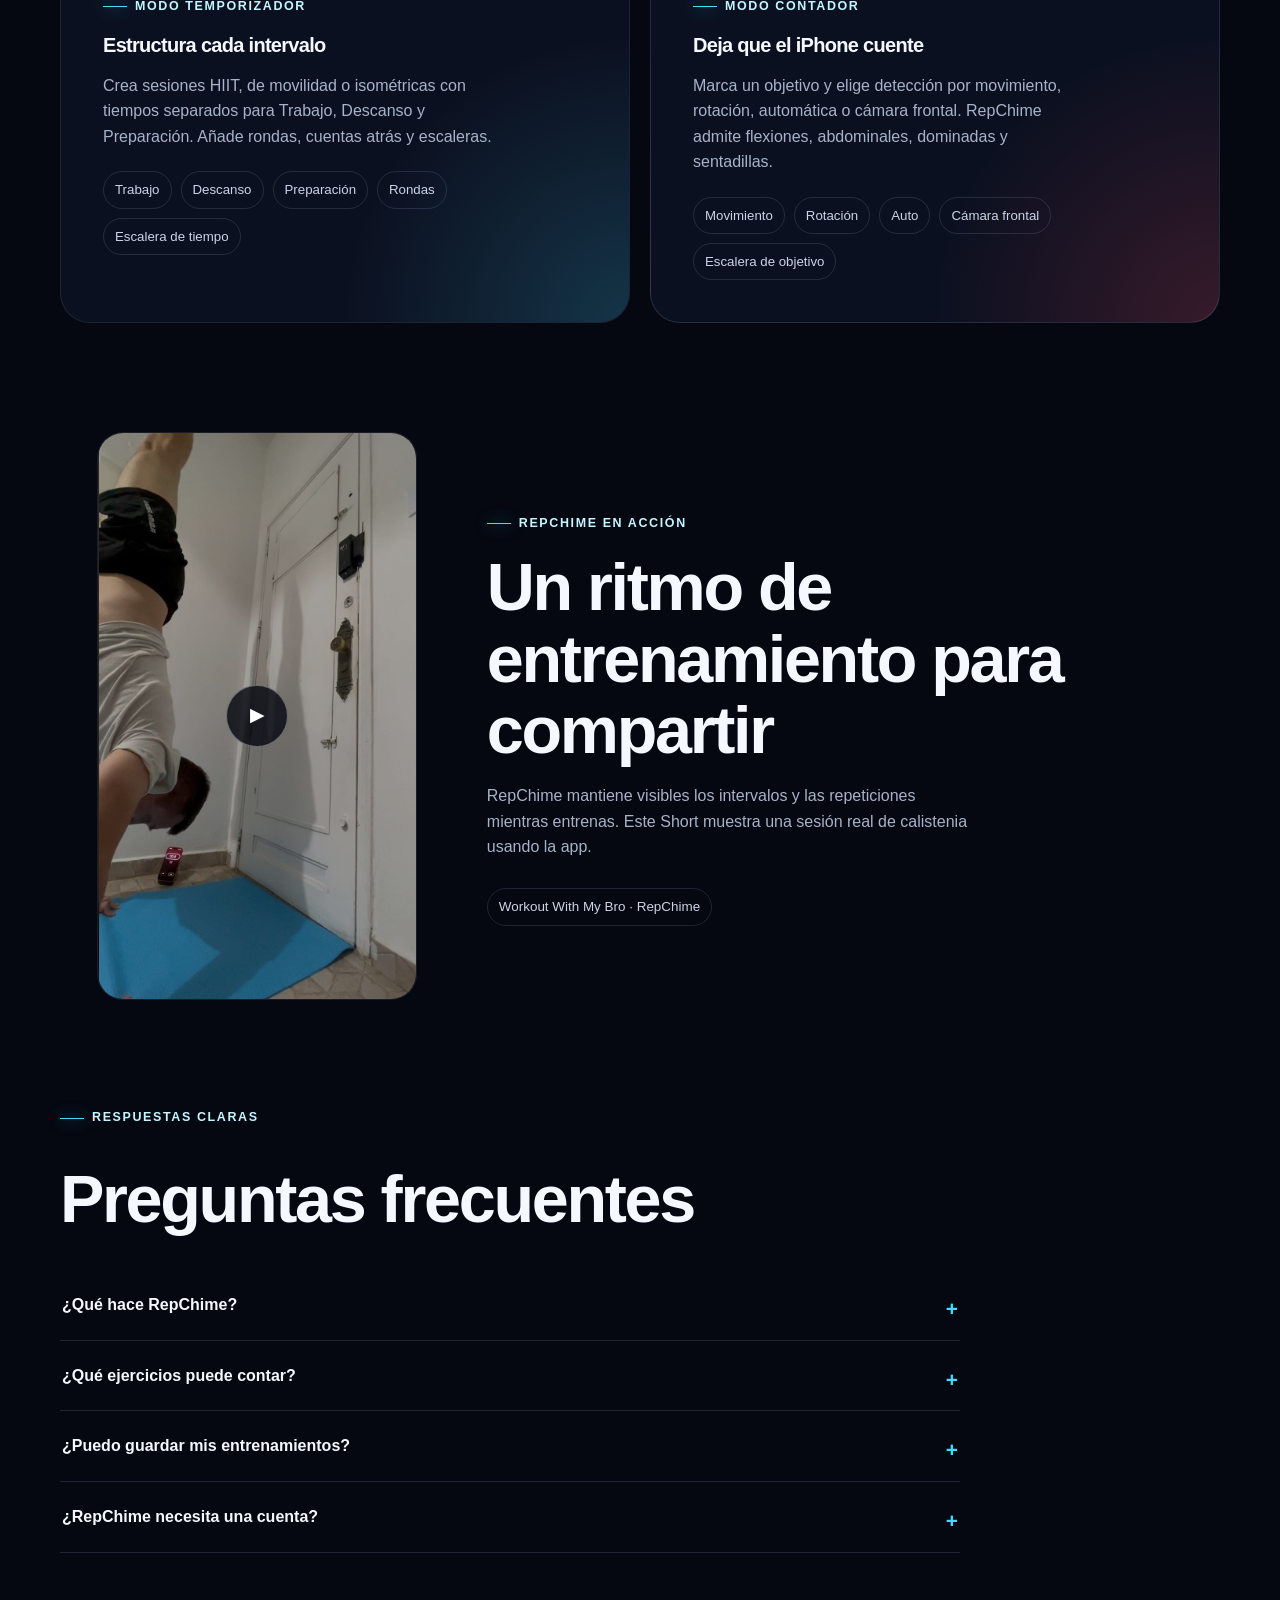
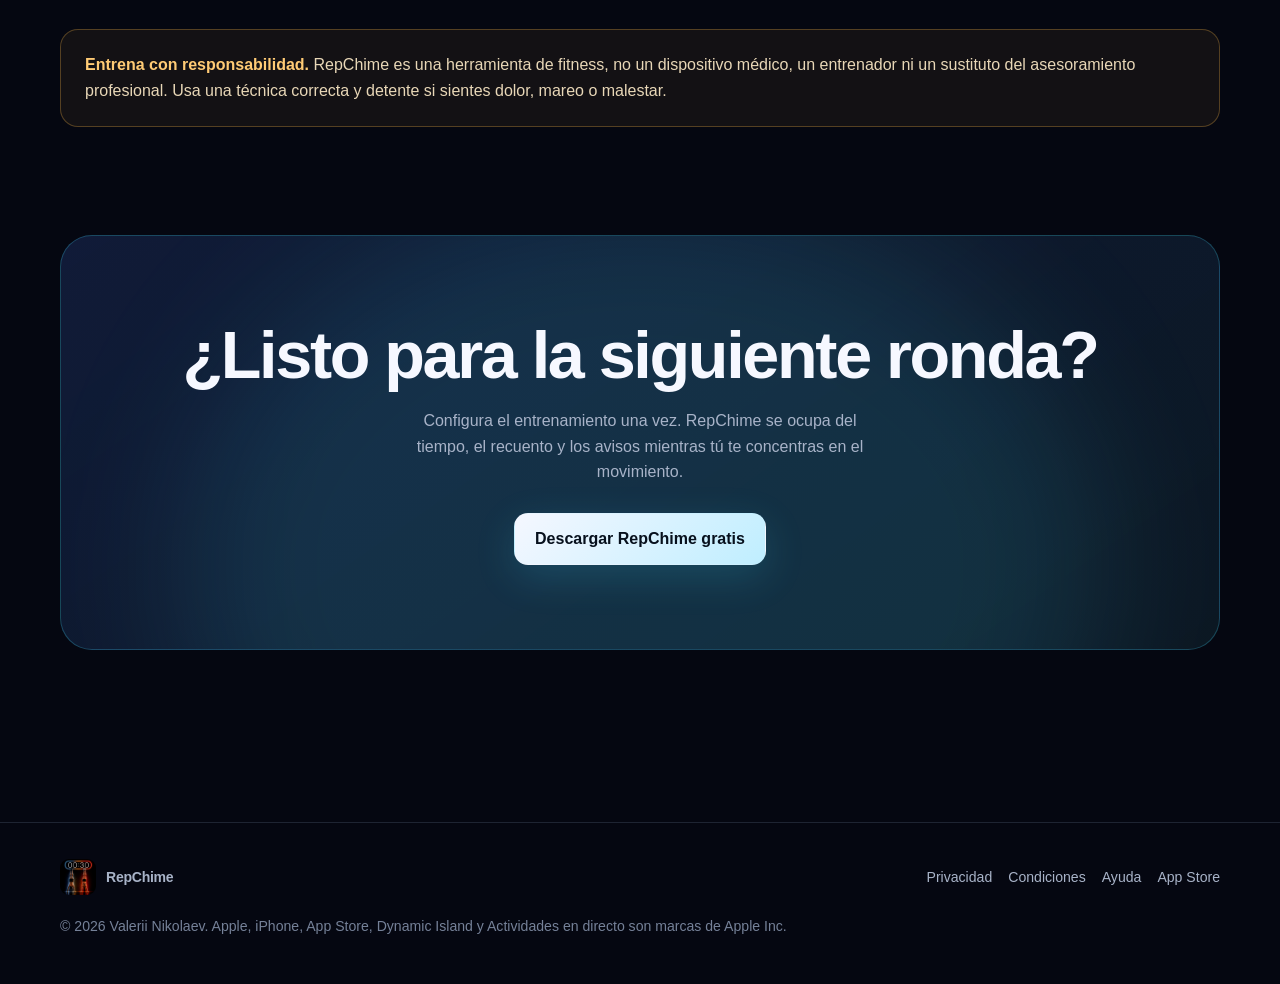
<file: es-mx/index.html>
<!doctype html>
<html lang="es-MX">
<head>
  <meta charset="utf-8" />
  <meta name="viewport" content="width=device-width, initial-scale=1" />
  <title>RepChime: temporizador HIIT y contador automático de repeticiones</title>
  <meta name="description" content="Crea entrenamientos HIIT, cuenta repeticiones con los sensores o la cámara frontal del iPhone, guarda rutinas y entrena con avisos de sonido y voz." />
  <link rel="canonical" href="https://repchime.app/es-mx/" />
  <link rel="alternate" hreflang="en" href="https://repchime.app/" />
  <link rel="alternate" hreflang="de" href="https://repchime.app/de/" />
  <link rel="alternate" hreflang="fr" href="https://repchime.app/fr/" />
  <link rel="alternate" hreflang="fr-CA" href="https://repchime.app/fr-ca/" />
  <link rel="alternate" hreflang="es-ES" href="https://repchime.app/es/" />
  <link rel="alternate" hreflang="es-MX" href="https://repchime.app/es-mx/" />
  <link rel="alternate" hreflang="x-default" href="https://repchime.app/" />
  <meta name="theme-color" content="#050711" />
  <meta name="apple-itunes-app" content="app-id=1441675623" />
  <meta property="og:type" content="website" />
  <meta property="og:site_name" content="RepChime" />
  <meta property="og:title" content="RepChime: tu entrenamiento, contado" />
  <meta property="og:description" content="Temporizador HIIT y contador automático de repeticiones para iPhone." />
  <meta property="og:url" content="https://repchime.app/es-mx/" />
  <meta property="og:image" content="https://repchime.app/assets/og.jpg" />
  <meta property="og:image:width" content="1200" />
  <meta property="og:image:height" content="630" />
  <meta name="twitter:card" content="summary_large_image" />
  <meta name="twitter:image" content="https://repchime.app/assets/og.jpg" />
  <link rel="icon" type="image/png" sizes="32x32" href="../assets/favicon-32.png" />
  <link rel="apple-touch-icon" href="../assets/icon-180.png" />
  <link rel="manifest" href="../site.webmanifest" />
  <link rel="stylesheet" href="../assets/site.css" />
</head>
<body>
  <a class="skip-link" href="#main">Saltar al contenido</a>
  <header class="site-header"><div class="wrap nav">
    <a class="brand" href="#top" aria-label="Inicio de RepChime"><img src="../assets/icon-180.png" width="36" height="36" alt="" /><span>RepChime</span></a>
    <nav class="nav-links" aria-label="Navegación principal"><a href="#features">Funciones</a><a href="#screens">Pantallas</a><a href="#how-it-works">Cómo funciona</a><a href="#faq">Preguntas</a></nav>
    <details class="language"><summary aria-label="Elegir idioma">ES-MX</summary><div class="language-menu"><a href="../" lang="en">English</a><a href="../de/" lang="de">Deutsch</a><a href="../fr/" lang="fr">Français</a><a href="../fr-ca/" lang="fr-CA">Français (Canada)</a><a href="../es/" lang="es-ES">Español (España)</a><a href="./" lang="es-MX" aria-current="page">Español (México)</a></div></details>
    <a class="button small header-cta" href="https://apps.apple.com/app/id1441675623?ct=repchime_landing_es_mx_header&amp;mt=8" rel="noopener">Descargar</a>
  </div></header>

  <main id="main">
    <section class="wrap hero" id="top">
      <div><span class="eyebrow">Temporizador HIIT + contador</span><h1>Tu entrenamiento, <span class="gradient-text">contado.</span></h1><p class="lead">RepChime combina un temporizador de intervalos preciso con el recuento automático de repeticiones. Configura la sesión, empieza a moverte y deja que el iPhone mantenga el ritmo.</p><div class="hero-actions"><a class="button" href="https://apps.apple.com/app/id1441675623?ct=repchime_landing_es_mx_hero&amp;mt=8" rel="noopener">Descargar gratis en el App Store</a><a class="button secondary" href="#how-it-works">Ver cómo funciona</a></div><div class="hero-meta" aria-label="Ventajas de la app"><span>Descarga gratuita</span><span>Sin crear una cuenta</span><span>Diseñada para iPhone</span></div></div>
      <div class="hero-visual"><img src="../assets/screens/es-mx/1.webp" width="645" height="1398" alt="Temporizador HIIT de RepChime con progreso y rondas" fetchpriority="high" /><div class="floating-note"><strong>Progreso de un vistazo</strong>El borde luminoso muestra el intervalo activo sin añadir distracciones.</div></div>
    </section>

    <section class="wrap" aria-label="Resumen de RepChime"><div class="trust-strip"><div class="trust-item"><strong>2</strong><span>modos de entrenamiento</span></div><div class="trust-item"><strong>4</strong><span>ejercicios compatibles</span></div><div class="trust-item"><strong>10</strong><span>idiomas en el App Store</span></div><div class="trust-item"><strong>0</strong><span>cuentas que crear</span></div></div></section>

    <section class="wrap" id="features">
      <div class="section-head"><span class="eyebrow">Siempre al ritmo</span><h2>Una app para intervalos y repeticiones</h2><p>RepChime mantiene visible la estructura del entrenamiento y simplifica los controles, tanto si entrenas por tiempo como por objetivo de repeticiones.</p></div>
      <div class="feature-grid">
        <article class="feature-card"><span class="feature-icon" aria-hidden="true">01</span><h3>Recuento automático</h3><p>Usa movimiento, rotación, detección automática o la cámara frontal para contar los ejercicios compatibles.</p></article>
        <article class="feature-card"><span class="feature-icon" aria-hidden="true">02</span><h3>Temporizador HIIT flexible</h3><p>Configura Trabajo, Descanso, Preparación y rondas para circuitos cortos, isométricos o sesiones de intervalos.</p></article>
        <article class="feature-card"><span class="feature-icon" aria-hidden="true">03</span><h3>Progresión en escalera</h3><p>Aumenta o reduce el tiempo y los objetivos de repeticiones en cada ronda para progresar con una estructura clara.</p></article>
        <article class="feature-card"><span class="feature-icon" aria-hidden="true">04</span><h3>Avisos de sonido y voz</h3><p>No mires la pantalla: sigue los sonidos de cuenta atrás, los avisos de ronda y la guía de voz opcional de RepChime Pro.</p></article>
        <article class="feature-card"><span class="feature-icon" aria-hidden="true">05</span><h3>Rutinas reutilizables</h3><p>Guarda configuraciones de Temporizador y Contador, edita tus favoritas y empieza en pocos toques.</p></article>
        <article class="feature-card"><span class="feature-icon" aria-hidden="true">06</span><h3>Progreso en directo</h3><p>RepChime Pro puede mostrar el tiempo con Actividades en directo en la pantalla bloqueada y Dynamic Island.</p></article>
      </div>
    </section>

    <section class="showcase" id="screens">
      <div class="wrap section-head"><span class="eyebrow">Diseñada para concentrarte</span><h2>Todo el entrenamiento de un vistazo</h2><p>Los números grandes, las fases claras y la interfaz oscura se leen fácilmente entre series y a distancia.</p></div>
      <div class="screens" aria-label="Capturas de RepChime">
        <figure class="screen"><img src="../assets/screens/es-mx/1.webp" width="645" height="1398" loading="lazy" alt="Intervalo activo en RepChime" /><figcaption>Progreso visible del intervalo</figcaption></figure>
        <figure class="screen"><img src="../assets/screens/es-mx/2.webp" width="645" height="1398" loading="lazy" alt="Contador con cámara y sensores" /><figcaption>Recuento con cámara y sensores</figcaption></figure>
        <figure class="screen"><img src="../assets/screens/es-mx/4.webp" width="645" height="1398" loading="lazy" alt="Escalera adaptativa del temporizador" /><figcaption>Escaleras de tiempo adaptativas</figcaption></figure>
        <figure class="screen"><img src="../assets/screens/es-mx/5.webp" width="645" height="1398" loading="lazy" alt="Ajustes de cuenta atrás sonora" /><figcaption>Cuentas atrás precisas</figcaption></figure>
        <figure class="screen"><img src="../assets/screens/es-mx/7.webp" width="645" height="1398" loading="lazy" alt="Escalera de objetivos de repeticiones" /><figcaption>Objetivos progresivos</figcaption></figure>
        <figure class="screen"><img src="../assets/screens/es-mx/10.webp" width="645" height="1398" loading="lazy" alt="Lista de entrenamientos personalizados" /><figcaption>Rutinas personalizadas</figcaption></figure>
      </div>
    </section>

    <section class="wrap" id="how-it-works">
      <div class="section-head"><span class="eyebrow">Dos formas de entrenar</span><h2>Elige tiempo o repeticiones</h2><p>Los dos modos siguen el mismo flujo: configura una sesión, pulsa Iniciar y sigue el ritmo visual y sonoro.</p></div>
      <div class="modes">
        <article class="mode"><span class="eyebrow">Modo Temporizador</span><h3>Estructura cada intervalo</h3><p>Crea sesiones HIIT, de movilidad o isométricas con tiempos separados para Trabajo, Descanso y Preparación. Añade rondas, cuentas atrás y escaleras.</p><div class="mode-list"><span>Trabajo</span><span>Descanso</span><span>Preparación</span><span>Rondas</span><span>Escalera de tiempo</span></div></article>
        <article class="mode"><span class="eyebrow">Modo Contador</span><h3>Deja que el iPhone cuente</h3><p>Marca un objetivo y elige detección por movimiento, rotación, automática o cámara frontal. RepChime admite flexiones, abdominales, dominadas y sentadillas.</p><div class="mode-list"><span>Movimiento</span><span>Rotación</span><span>Auto</span><span>Cámara frontal</span><span>Escalera de objetivo</span></div></article>
      </div>
    </section>

    <section class="wrap"><div class="video-layout"><div class="video-card"><button class="video-trigger" type="button" data-video="Ol8lmMXbHXE" aria-label="Reproducir Workout With My Bro – RepChime en YouTube"><img src="../assets/repchime-short.jpg" width="1280" height="720" loading="lazy" alt="Miniatura de una sesión de calistenia con RepChime" /><span class="play" aria-hidden="true">▶</span></button></div><div class="video-copy"><span class="eyebrow">RepChime en acción</span><h2>Un ritmo de entrenamiento para compartir</h2><p>RepChime mantiene visibles los intervalos y las repeticiones mientras entrenas. Este Short muestra una sesión real de calistenia usando la app.</p><span class="video-label">Workout With My Bro · RepChime</span></div></div></section>

    <section class="wrap" id="faq"><div class="section-head"><span class="eyebrow">Respuestas claras</span><h2>Preguntas frecuentes</h2></div><div class="faq-list">
      <details><summary>¿Qué hace RepChime?</summary><p>RepChime es una utilidad de fitness para iPhone con un temporizador HIIT configurable y un contador que puede seguir repeticiones compatibles mediante los sensores o la cámara frontal.</p></details>
      <details><summary>¿Qué ejercicios puede contar?</summary><p>La ficha actual del App Store menciona flexiones, abdominales, dominadas y sentadillas. Los modos disponibles varían según el ejercicio; la cámara frontal está disponible para flexiones.</p></details>
      <details><summary>¿Puedo guardar mis entrenamientos?</summary><p>Sí. Puedes guardar rutinas de Temporizador y Contador. RepChime Pro añade más espacios y el flujo de edición completo.</p></details>
      <details><summary>¿RepChime necesita una cuenta?</summary><p>No. Las rutinas y los ajustes están diseñados para permanecer en el dispositivo. Apple gestiona las compras y el estado del acceso.</p></details>
    </div></section>

    <section class="wrap safety"><div class="notice"><strong>Entrena con responsabilidad.</strong> RepChime es una herramienta de fitness, no un dispositivo médico, un entrenador ni un sustituto del asesoramiento profesional. Usa una técnica correcta y detente si sientes dolor, mareo o malestar.</div></section>
    <section class="wrap"><div class="cta-band"><h2>¿Listo para la siguiente ronda?</h2><p>Configura el entrenamiento una vez. RepChime se ocupa del tiempo, el recuento y los avisos mientras tú te concentras en el movimiento.</p><a class="button" href="https://apps.apple.com/app/id1441675623?ct=repchime_landing_es_mx_cta&amp;mt=8" rel="noopener">Descargar RepChime gratis</a></div></section>
  </main>

  <footer><div class="wrap"><div class="footer-top"><a class="brand" href="#top"><img src="../assets/icon-180.png" width="36" height="36" alt="" /><span>RepChime</span></a><nav class="footer-links" aria-label="Enlaces legales y de ayuda"><a href="https://valnikodeveloper.github.io/fitreps-legal/privacy.html">Privacidad</a><a href="https://valnikodeveloper.github.io/fitreps-legal/terms.html">Condiciones</a><a href="mailto:valnikodeveloper@gmail.com">Ayuda</a><a href="https://apps.apple.com/app/id1441675623">App Store</a></nav></div><p class="copyright">© <span id="year">2026</span> Valerii Nikolaev. Apple, iPhone, App Store, Dynamic Island y Actividades en directo son marcas de Apple Inc.</p></div></footer>
  <script src="../assets/site.js"></script>
  <script type="application/ld+json">{"@context":"https://schema.org","@graph":[{"@type":"SoftwareApplication","name":"RepChime","alternateName":"HIIT Timer Counter - RepChime","operatingSystem":"iOS","applicationCategory":"HealthApplication","url":"https://repchime.app/es-mx/","downloadUrl":"https://apps.apple.com/app/id1441675623","description":"RepChime es un temporizador HIIT y contador automático de repeticiones para iPhone con detección por sensores y cámara frontal, rutinas, progresión en escalera y cuentas atrás sonoras.","inLanguage":"es-MX","author":{"@type":"Person","name":"Valerii Nikolaev"},"offers":{"@type":"Offer","price":"0","priceCurrency":"MXN"}},{"@type":"FAQPage","inLanguage":"es-MX","mainEntity":[{"@type":"Question","name":"¿Qué hace RepChime?","acceptedAnswer":{"@type":"Answer","text":"RepChime combina un temporizador HIIT configurable con el recuento automático mediante sensores del iPhone o cámara frontal."}},{"@type":"Question","name":"¿RepChime necesita una cuenta?","acceptedAnswer":{"@type":"Answer","text":"No. Las rutinas y los ajustes están diseñados para permanecer en el dispositivo."}}]}]}</script>
</body>
</html>
</file>
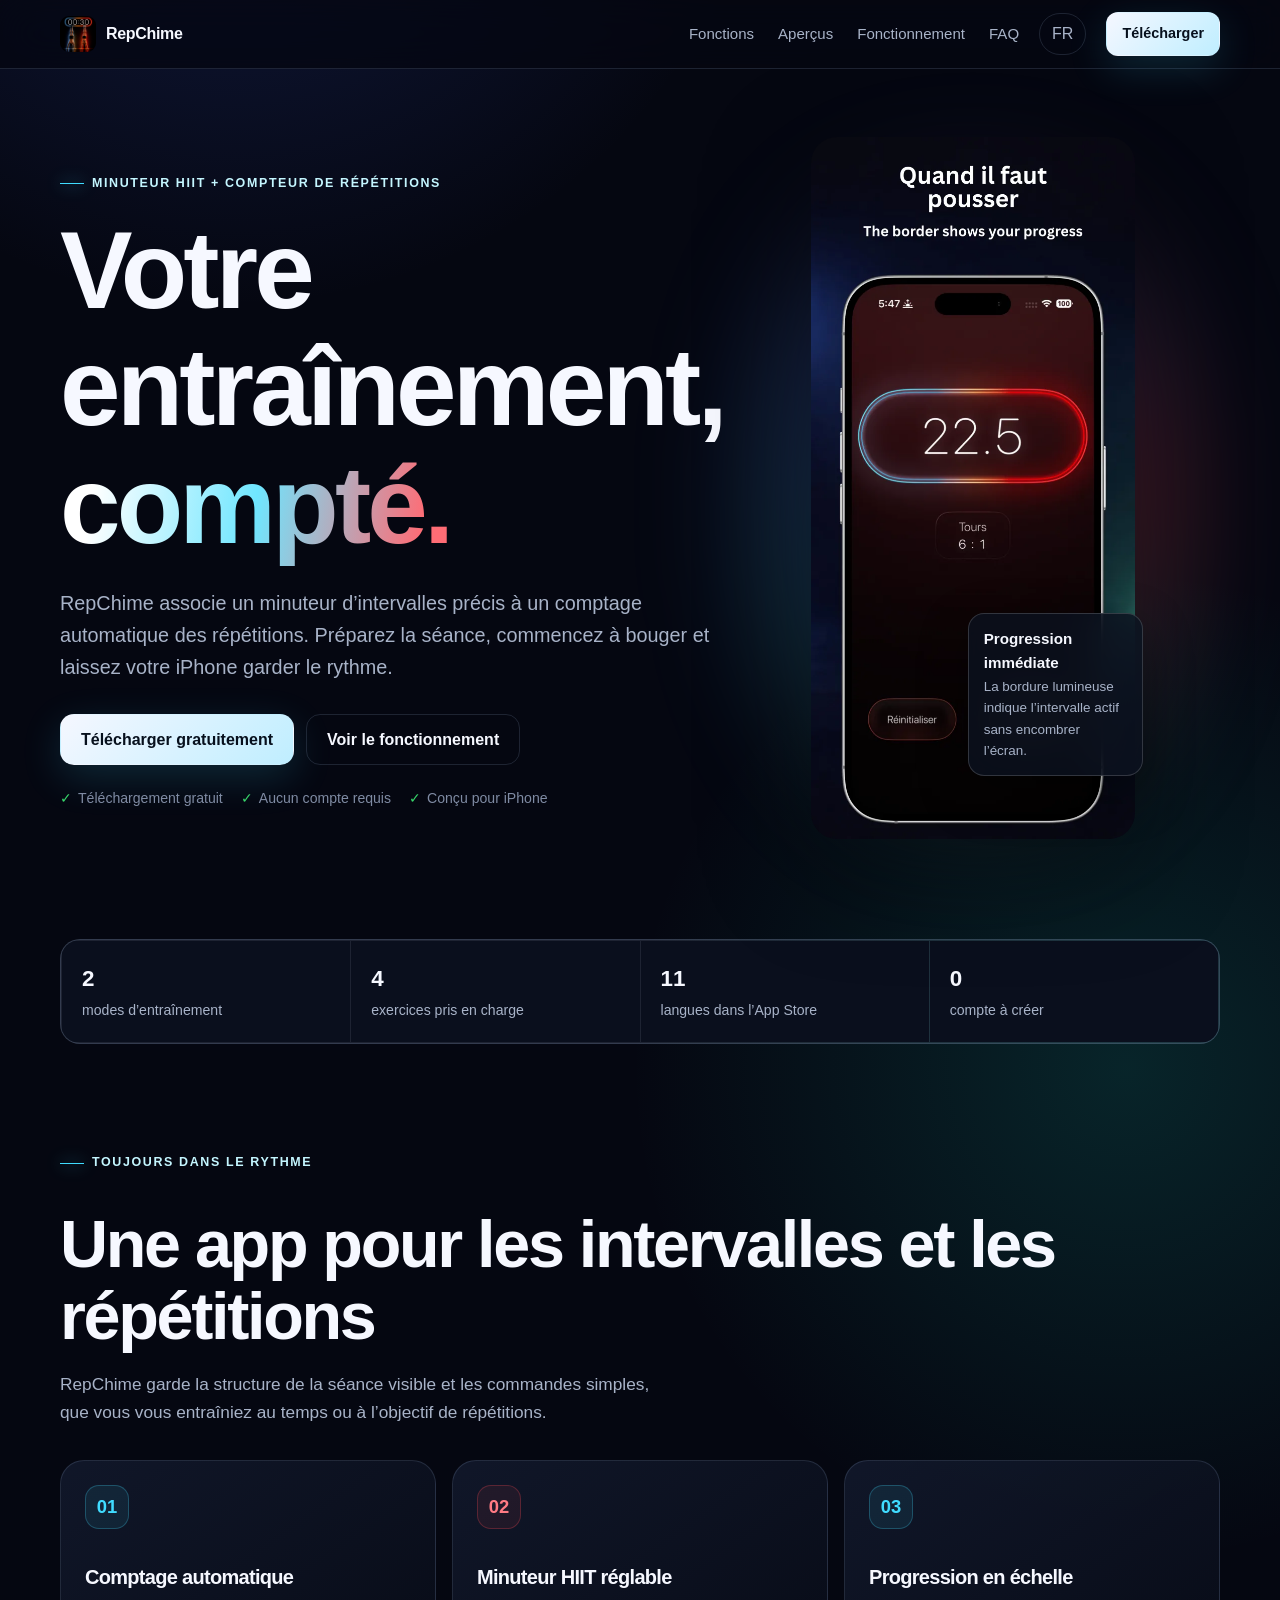
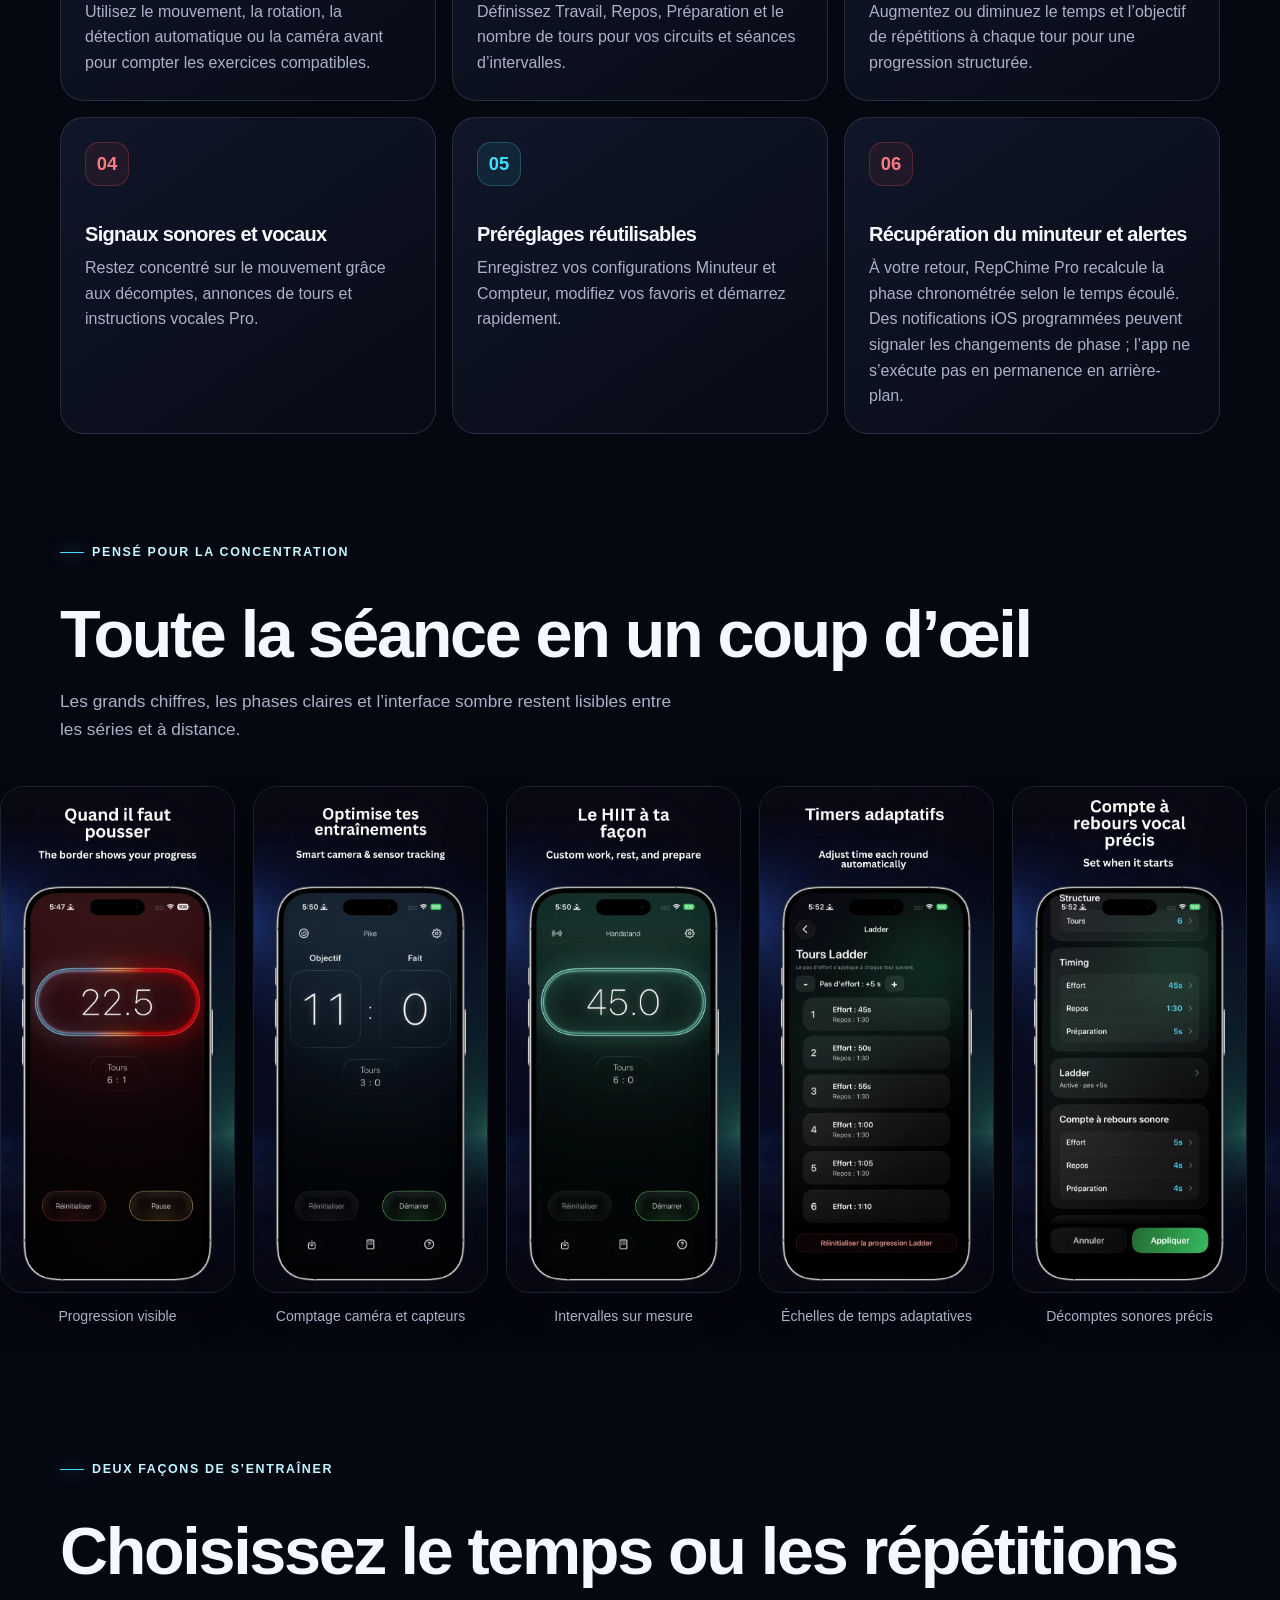
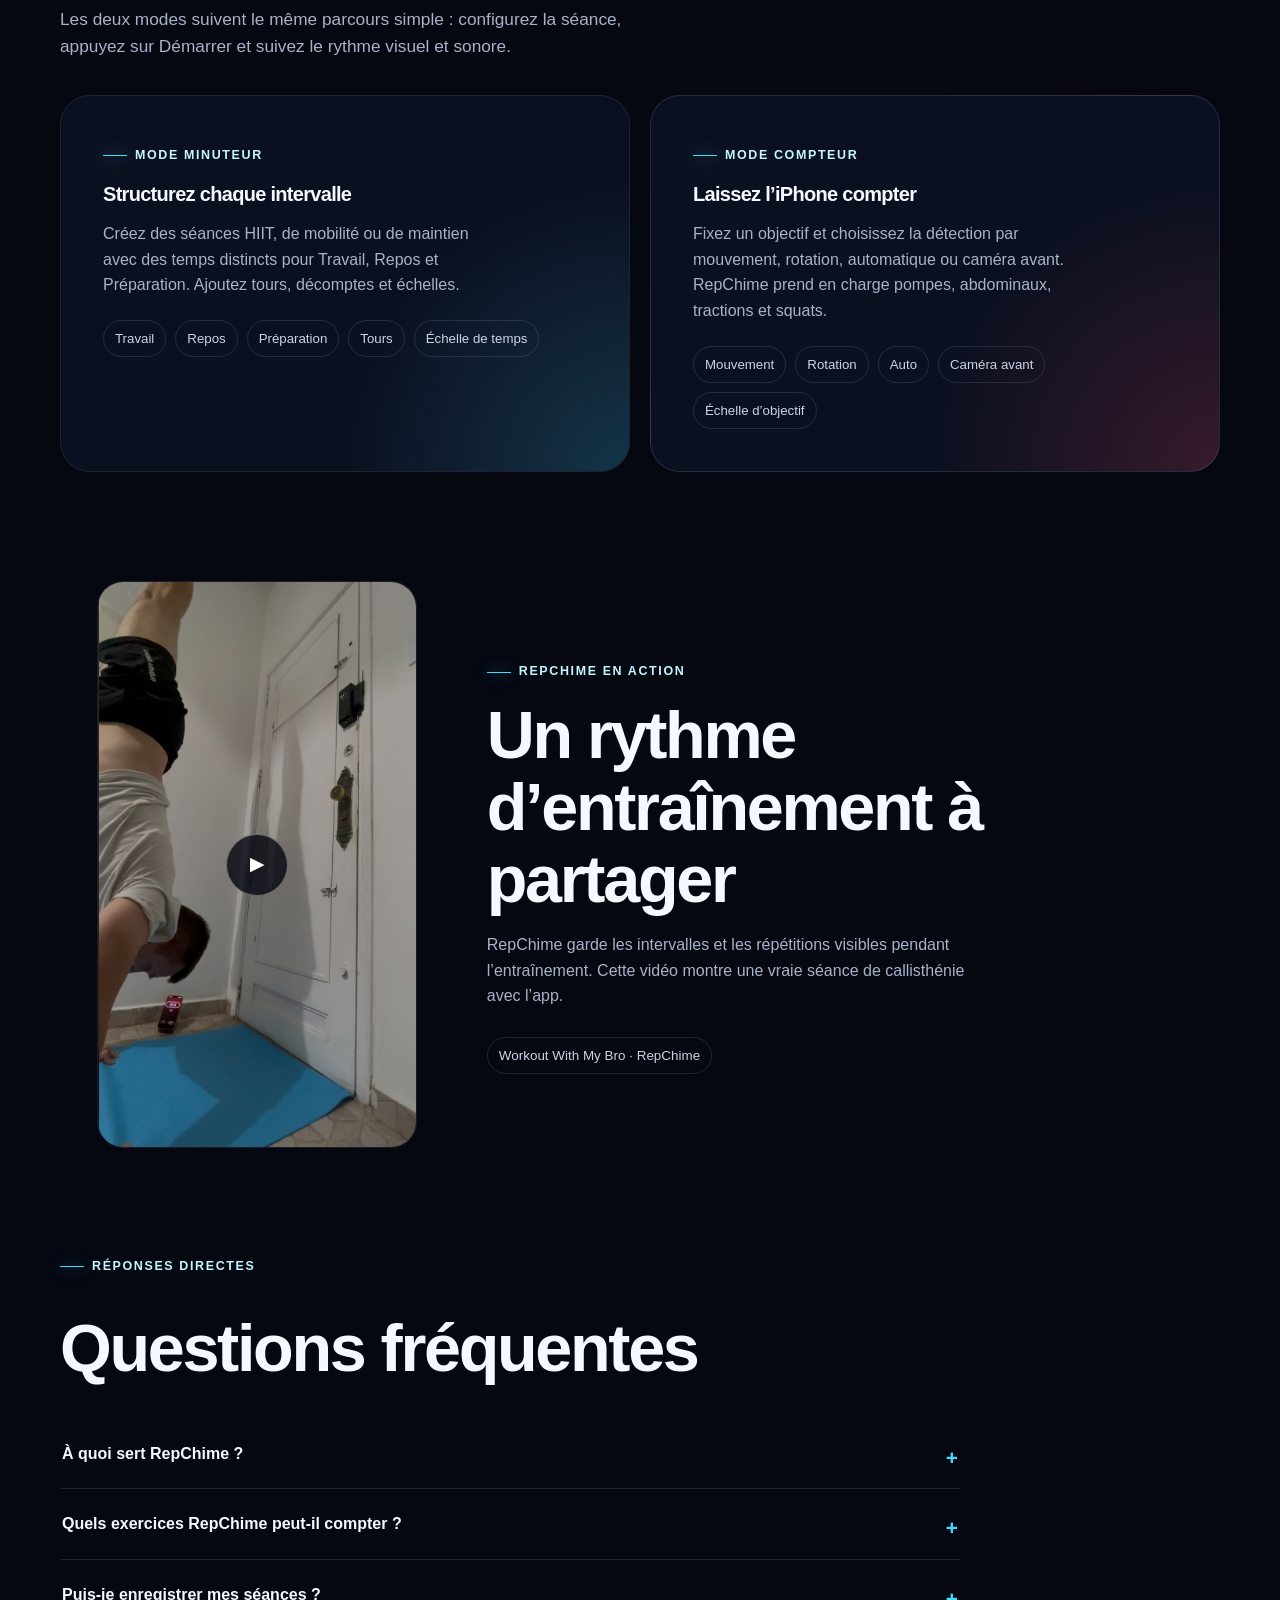
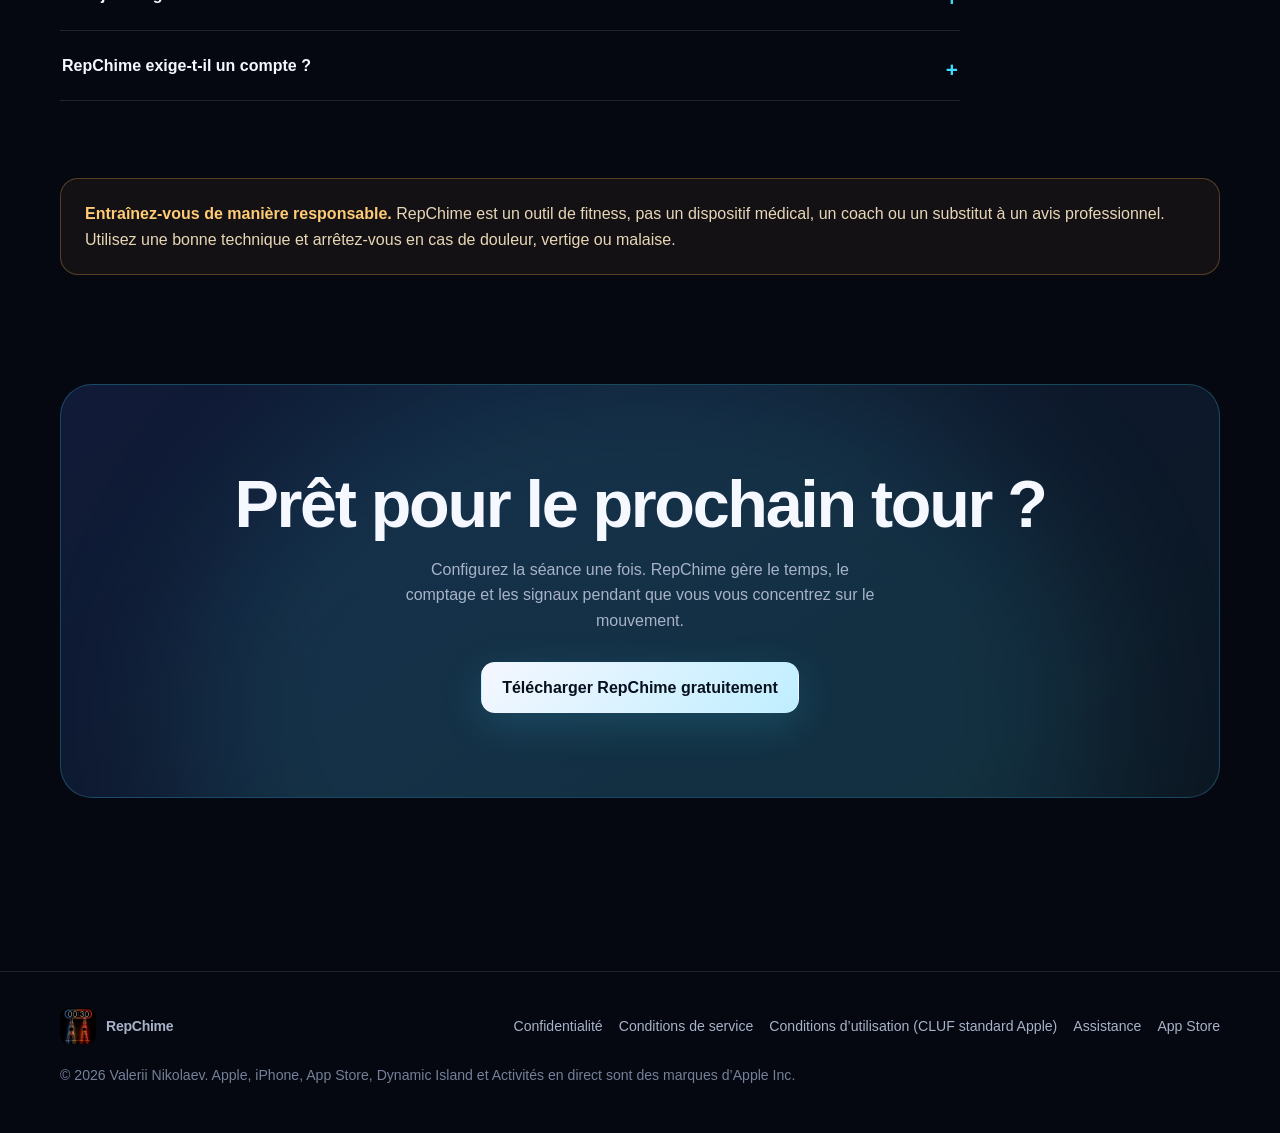
<file: fr/index.html>
<!doctype html>
<html lang="fr">
<head>
  <meta charset="utf-8" />
  <meta name="viewport" content="width=device-width, initial-scale=1" />
  <meta name="robots" content="index, follow, max-image-preview:large" />
  <title>RepChime : minuteur HIIT et compteur automatique de répétitions</title>
  <meta name="description" content="Créez vos séances HIIT, comptez les répétitions avec les capteurs ou la caméra avant de l’iPhone, enregistrez vos préréglages et suivez les signaux sonores." />
  <link rel="canonical" href="https://repchime.app/fr/" />
  <link rel="alternate" hreflang="en" href="https://repchime.app/" />
  <link rel="alternate" hreflang="de" href="https://repchime.app/de/" />
  <link rel="alternate" hreflang="fr" href="https://repchime.app/fr/" />
  <link rel="alternate" hreflang="es-419" href="https://repchime.app/latam/" />
  <link rel="alternate" hreflang="pt-BR" href="https://repchime.app/pt-br/" />
  <link rel="alternate" hreflang="ja" href="https://repchime.app/ja/" />
  <link rel="alternate" hreflang="ko" href="https://repchime.app/ko/" />
  <link rel="alternate" hreflang="zh-Hans" href="https://repchime.app/zh-hans/" />
  <link rel="alternate" hreflang="zh-Hant" href="https://repchime.app/zh-hant/" />
  <link rel="alternate" hreflang="x-default" href="https://repchime.app/" />
  <meta name="theme-color" content="#050711" />
  <meta name="apple-itunes-app" content="app-id=1441675623" />
  <meta property="og:type" content="website" />
  <meta property="og:site_name" content="RepChime" />
  <meta property="og:locale" content="fr_FR" />
  <meta property="og:title" content="RepChime : votre entraînement, compté" />
  <meta property="og:description" content="Minuteur HIIT et compteur automatique de répétitions pour iPhone." />
  <meta property="og:url" content="https://repchime.app/fr/" />
  <meta property="og:image" content="https://repchime.app/assets/og.jpg" />
  <meta property="og:image:width" content="1200" />
  <meta property="og:image:height" content="630" />
  <meta property="og:image:alt" content="Minuteur HIIT et compteur automatique de répétitions RepChime pour iPhone" />
  <meta name="twitter:card" content="summary_large_image" />
  <meta name="twitter:title" content="RepChime : votre entraînement, compté" />
  <meta name="twitter:description" content="Minuteur HIIT et compteur automatique de répétitions pour iPhone." />
  <meta name="twitter:image" content="https://repchime.app/assets/og.jpg" />
  <meta name="twitter:image:alt" content="Minuteur HIIT et compteur automatique de répétitions RepChime pour iPhone" />
  <link rel="icon" type="image/png" sizes="32x32" href="../assets/favicon-32.png" />
  <link rel="apple-touch-icon" href="../assets/icon-180.png" />
  <link rel="manifest" href="../site.webmanifest" />
  <link rel="stylesheet" href="../assets/site.css" />
</head>
<body>
  <a class="skip-link" href="#main">Aller au contenu</a>
  <header class="site-header"><div class="wrap nav">
    <a class="brand" href="#top" aria-label="Accueil RepChime"><img src="../assets/icon-180.png" width="36" height="36" alt="" /><span>RepChime</span></a>
    <nav class="nav-links" aria-label="Navigation principale"><a href="#features">Fonctions</a><a href="#screens">Aperçus</a><a href="#how-it-works">Fonctionnement</a><a href="#faq">FAQ</a></nav>
      <details class="language"><summary aria-label="Choisir la langue">FR</summary><div class="language-menu"><a href="../" lang="en">English</a><a href="../de/" lang="de">Deutsch</a><a href="./" lang="fr" aria-current="page">Français</a><a href="../latam/" lang="es-419">Español (LATAM)</a><a href="../pt-br/" lang="pt-BR">Português (Brasil)</a><a href="../ja/" lang="ja">日本語</a><a href="../ko/" lang="ko">한국어</a><a href="../zh-hans/" lang="zh-Hans">简体中文</a><a href="../zh-hant/" lang="zh-Hant">繁體中文</a></div></details>
    <a class="button small header-cta" href="https://apps.apple.com/app/apple-store/id1441675623?pt=119355156&amp;ct=landing&amp;mt=8" rel="noopener">Télécharger</a>
  </div></header>

  <main id="main">
    <section class="wrap hero" id="top">
      <div><span class="eyebrow">Minuteur HIIT + compteur de répétitions</span><h1>Votre entraînement, <span class="gradient-text">compté.</span></h1><p class="lead">RepChime associe un minuteur d’intervalles précis à un comptage automatique des répétitions. Préparez la séance, commencez à bouger et laissez votre iPhone garder le rythme.</p><div class="hero-actions"><a class="button" href="https://apps.apple.com/app/apple-store/id1441675623?pt=119355156&amp;ct=landing&amp;mt=8" rel="noopener">Télécharger gratuitement</a><a class="button secondary" href="#how-it-works">Voir le fonctionnement</a></div><div class="hero-meta" aria-label="Points forts"><span>Téléchargement gratuit</span><span>Aucun compte requis</span><span>Conçu pour iPhone</span></div></div>
      <div class="hero-visual"><img src="../assets/screens/fr/1.webp" width="645" height="1398" alt="Minuteur HIIT RepChime affichant la progression et les tours" fetchpriority="high" /><div class="floating-note"><strong>Progression immédiate</strong>La bordure lumineuse indique l’intervalle actif sans encombrer l’écran.</div></div>
    </section>

    <section class="wrap" aria-label="RepChime en bref"><div class="trust-strip"><div class="trust-item"><strong>2</strong><span>modes d’entraînement</span></div><div class="trust-item"><strong>4</strong><span>exercices pris en charge</span></div><div class="trust-item"><strong>11</strong><span>langues dans l’App Store</span></div><div class="trust-item"><strong>0</strong><span>compte à créer</span></div></div></section>

    <section class="wrap" id="features">
      <div class="section-head"><span class="eyebrow">Toujours dans le rythme</span><h2>Une app pour les intervalles et les répétitions</h2><p>RepChime garde la structure de la séance visible et les commandes simples, que vous vous entraîniez au temps ou à l’objectif de répétitions.</p></div>
      <div class="feature-grid">
        <article class="feature-card"><span class="feature-icon" aria-hidden="true">01</span><h3>Comptage automatique</h3><p>Utilisez le mouvement, la rotation, la détection automatique ou la caméra avant pour compter les exercices compatibles.</p></article>
        <article class="feature-card"><span class="feature-icon" aria-hidden="true">02</span><h3>Minuteur HIIT réglable</h3><p>Définissez Travail, Repos, Préparation et le nombre de tours pour vos circuits et séances d’intervalles.</p></article>
        <article class="feature-card"><span class="feature-icon" aria-hidden="true">03</span><h3>Progression en échelle</h3><p>Augmentez ou diminuez le temps et l’objectif de répétitions à chaque tour pour une progression structurée.</p></article>
        <article class="feature-card"><span class="feature-icon" aria-hidden="true">04</span><h3>Signaux sonores et vocaux</h3><p>Restez concentré sur le mouvement grâce aux décomptes, annonces de tours et instructions vocales Pro.</p></article>
        <article class="feature-card"><span class="feature-icon" aria-hidden="true">05</span><h3>Préréglages réutilisables</h3><p>Enregistrez vos configurations Minuteur et Compteur, modifiez vos favoris et démarrez rapidement.</p></article>
        <article class="feature-card"><span class="feature-icon" aria-hidden="true">06</span><h3>Récupération du minuteur et alertes</h3><p>À votre retour, RepChime Pro recalcule la phase chronométrée selon le temps écoulé. Des notifications iOS programmées peuvent signaler les changements de phase ; l’app ne s’exécute pas en permanence en arrière-plan.</p></article>
      </div>
    </section>

    <section class="showcase" id="screens">
      <div class="wrap section-head"><span class="eyebrow">Pensé pour la concentration</span><h2>Toute la séance en un coup d’œil</h2><p>Les grands chiffres, les phases claires et l’interface sombre restent lisibles entre les séries et à distance.</p></div>
      <div class="screens" aria-label="Captures d’écran RepChime">
        <figure class="screen"><img src="../assets/screens/fr/1.webp" width="645" height="1398" loading="lazy" alt="Intervalle actif dans RepChime" /><figcaption>Progression visible</figcaption></figure>
        <figure class="screen"><img src="../assets/screens/fr/2.webp" width="645" height="1398" loading="lazy" alt="Compteur RepChime avec caméra et capteurs" /><figcaption>Comptage caméra et capteurs</figcaption></figure>
        <figure class="screen"><img src="../assets/screens/fr/3.webp" width="645" height="1398" loading="lazy" alt="Minuteur RepChime avec durées de travail, repos et préparation personnalisées" /><figcaption>Intervalles sur mesure</figcaption></figure>
        <figure class="screen"><img src="../assets/screens/fr/4.webp" width="645" height="1398" loading="lazy" alt="Échelle adaptative du minuteur" /><figcaption>Échelles de temps adaptatives</figcaption></figure>
        <figure class="screen"><img src="../assets/screens/fr/5.webp" width="645" height="1398" loading="lazy" alt="Réglages du décompte sonore" /><figcaption>Décomptes sonores précis</figcaption></figure>
        <figure class="screen"><img src="../assets/screens/fr/6.webp" width="645" height="1398" loading="lazy" alt="Intervalle RepChime actif avec repères vocaux" /><figcaption>Repères vocaux pendant l’effort</figcaption></figure>
        <figure class="screen"><img src="../assets/screens/fr/7.webp" width="645" height="1398" loading="lazy" alt="Échelle d’objectifs de répétitions" /><figcaption>Objectifs progressifs</figcaption></figure>
        <figure class="screen"><img src="../assets/screens/fr/8.webp" width="645" height="1398" loading="lazy" alt="Réglage précis des paliers d’objectif dans RepChime" /><figcaption>Paliers d’objectif précis</figcaption></figure>
        <figure class="screen"><img src="../assets/screens/fr/9.webp" width="645" height="1398" loading="lazy" alt="Minuteur RepChime repris après une pause" /><figcaption>Reprise fiable du minuteur</figcaption></figure>
        <figure class="screen"><img src="../assets/screens/fr/10.webp" width="645" height="1398" loading="lazy" alt="Liste des séances personnalisées" /><figcaption>Préréglages personnalisés</figcaption></figure>
      </div>
    </section>

    <section class="wrap" id="how-it-works">
      <div class="section-head"><span class="eyebrow">Deux façons de s’entraîner</span><h2>Choisissez le temps ou les répétitions</h2><p>Les deux modes suivent le même parcours simple : configurez la séance, appuyez sur Démarrer et suivez le rythme visuel et sonore.</p></div>
      <div class="modes">
        <article class="mode"><span class="eyebrow">Mode Minuteur</span><h3>Structurez chaque intervalle</h3><p>Créez des séances HIIT, de mobilité ou de maintien avec des temps distincts pour Travail, Repos et Préparation. Ajoutez tours, décomptes et échelles.</p><div class="mode-list"><span>Travail</span><span>Repos</span><span>Préparation</span><span>Tours</span><span>Échelle de temps</span></div></article>
        <article class="mode"><span class="eyebrow">Mode Compteur</span><h3>Laissez l’iPhone compter</h3><p>Fixez un objectif et choisissez la détection par mouvement, rotation, automatique ou caméra avant. RepChime prend en charge pompes, abdominaux, tractions et squats.</p><div class="mode-list"><span>Mouvement</span><span>Rotation</span><span>Auto</span><span>Caméra avant</span><span>Échelle d’objectif</span></div></article>
      </div>
    </section>

    <section class="wrap"><div class="video-layout"><div class="video-card"><a class="video-trigger" href="https://www.youtube.com/shorts/Ol8lmMXbHXE" target="_blank" rel="noopener noreferrer" data-video="Ol8lmMXbHXE" aria-label="Lire Workout With My Bro – RepChime sur YouTube"><img src="../assets/repchime-short.jpg" width="1280" height="720" loading="lazy" alt="Miniature d’une séance de callisthénie avec RepChime" /><span class="play" aria-hidden="true">▶</span></a></div><div class="video-copy"><span class="eyebrow">RepChime en action</span><h2>Un rythme d’entraînement à partager</h2><p>RepChime garde les intervalles et les répétitions visibles pendant l’entraînement. Cette vidéo montre une vraie séance de callisthénie avec l’app.</p><span class="video-label">Workout With My Bro · RepChime</span></div></div></section>

    <section class="wrap" id="faq"><div class="section-head"><span class="eyebrow">Réponses directes</span><h2>Questions fréquentes</h2></div><div class="faq-list">
      <details><summary>À quoi sert RepChime ?</summary><p>RepChime est un outil de fitness pour iPhone avec un minuteur HIIT configurable et un compteur qui peut suivre les répétitions compatibles à l’aide des capteurs ou de la caméra avant.</p></details>
      <details><summary>Quels exercices RepChime peut-il compter ?</summary><p>La fiche App Store actuelle mentionne les pompes, abdominaux, tractions et squats. Les modes de détection varient selon l’exercice ; la caméra avant est disponible pour les pompes.</p></details>
      <details><summary>Puis-je enregistrer mes séances ?</summary><p>Oui. Vous pouvez enregistrer des préréglages Minuteur et Compteur. RepChime Pro ajoute davantage d’emplacements et le parcours d’édition complet.</p></details>
      <details><summary>RepChime exige-t-il un compte ?</summary><p>Non. Les préréglages et réglages sont conçus pour rester sur l’appareil. Apple gère les achats App Store et l’état des droits.</p></details>
    </div></section>

    <section class="wrap safety"><div class="notice"><strong>Entraînez-vous de manière responsable.</strong> RepChime est un outil de fitness, pas un dispositif médical, un coach ou un substitut à un avis professionnel. Utilisez une bonne technique et arrêtez-vous en cas de douleur, vertige ou malaise.</div></section>
    <section class="wrap"><div class="cta-band"><h2>Prêt pour le prochain tour ?</h2><p>Configurez la séance une fois. RepChime gère le temps, le comptage et les signaux pendant que vous vous concentrez sur le mouvement.</p><a class="button" href="https://apps.apple.com/app/apple-store/id1441675623?pt=119355156&amp;ct=landing&amp;mt=8" rel="noopener">Télécharger RepChime gratuitement</a></div></section>
  </main>

  <footer><div class="wrap"><div class="footer-top"><a class="brand" href="#top"><img src="../assets/icon-180.png" width="36" height="36" alt="" /><span>RepChime</span></a><nav class="footer-links" aria-label="Liens juridiques et assistance"><a href="/legals/privacy/">Confidentialité</a><a href="/legals/term-of-service/">Conditions de service</a><a href="https://www.apple.com/legal/internet-services/itunes/dev/stdeula/">Conditions d’utilisation (CLUF standard Apple)</a><a href="https://valnikodeveloper.github.io/support/?app=repchime">Assistance</a><a href="https://apps.apple.com/app/apple-store/id1441675623?pt=119355156&amp;ct=landing&amp;mt=8">App Store</a></nav></div><p class="copyright">© <span id="year">2026</span> Valerii Nikolaev. Apple, iPhone, App Store, Dynamic Island et Activités en direct sont des marques d’Apple Inc.</p></div></footer>
  <script src="../assets/site.js?v=2"></script>
  <script type="application/ld+json">{"@context":"https://schema.org","@graph":[{"@type":"SoftwareApplication","name":"RepChime","alternateName":"HIIT Timer Counter - RepChime","operatingSystem":"iOS","applicationCategory":"HealthApplication","url":"https://repchime.app/fr/","downloadUrl":"https://apps.apple.com/app/id1441675623","description":"RepChime est un minuteur HIIT et un compteur automatique de répétitions pour iPhone avec détection par capteurs et caméra avant, préréglages, progression en échelle et décomptes sonores.","inLanguage":"fr","author":{"@type":"Person","name":"Valerii Nikolaev"},"offers":{"@type":"Offer","price":"0","priceCurrency":"EUR"}},{"@type":"FAQPage","inLanguage":"fr","mainEntity":[{"@type":"Question","name":"À quoi sert RepChime ?","acceptedAnswer":{"@type":"Answer","text":"RepChime associe un minuteur HIIT configurable à un comptage automatique des répétitions par capteurs iPhone ou caméra avant."}},{"@type":"Question","name":"RepChime exige-t-il un compte ?","acceptedAnswer":{"@type":"Answer","text":"Non. Les préréglages et réglages sont conçus pour rester sur l’appareil."}}]}]}</script>
</body>
</html>
</file>
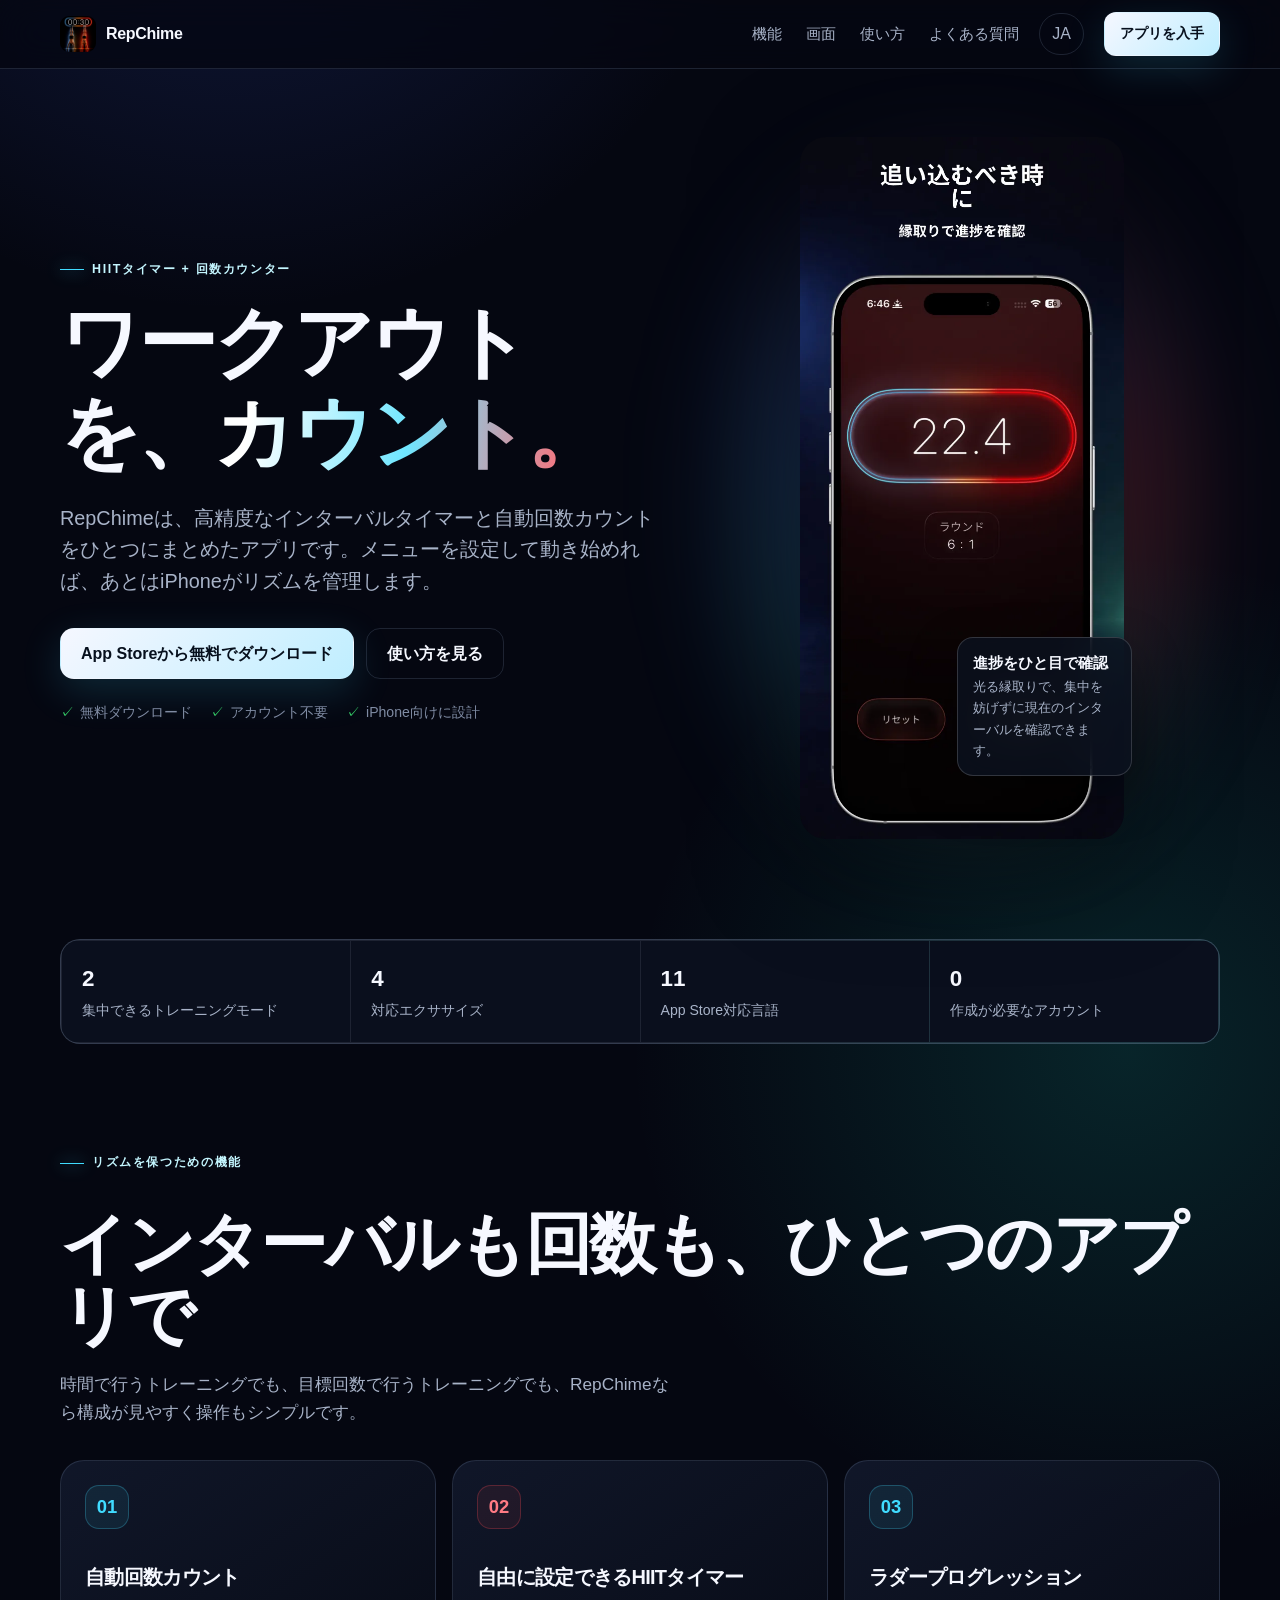
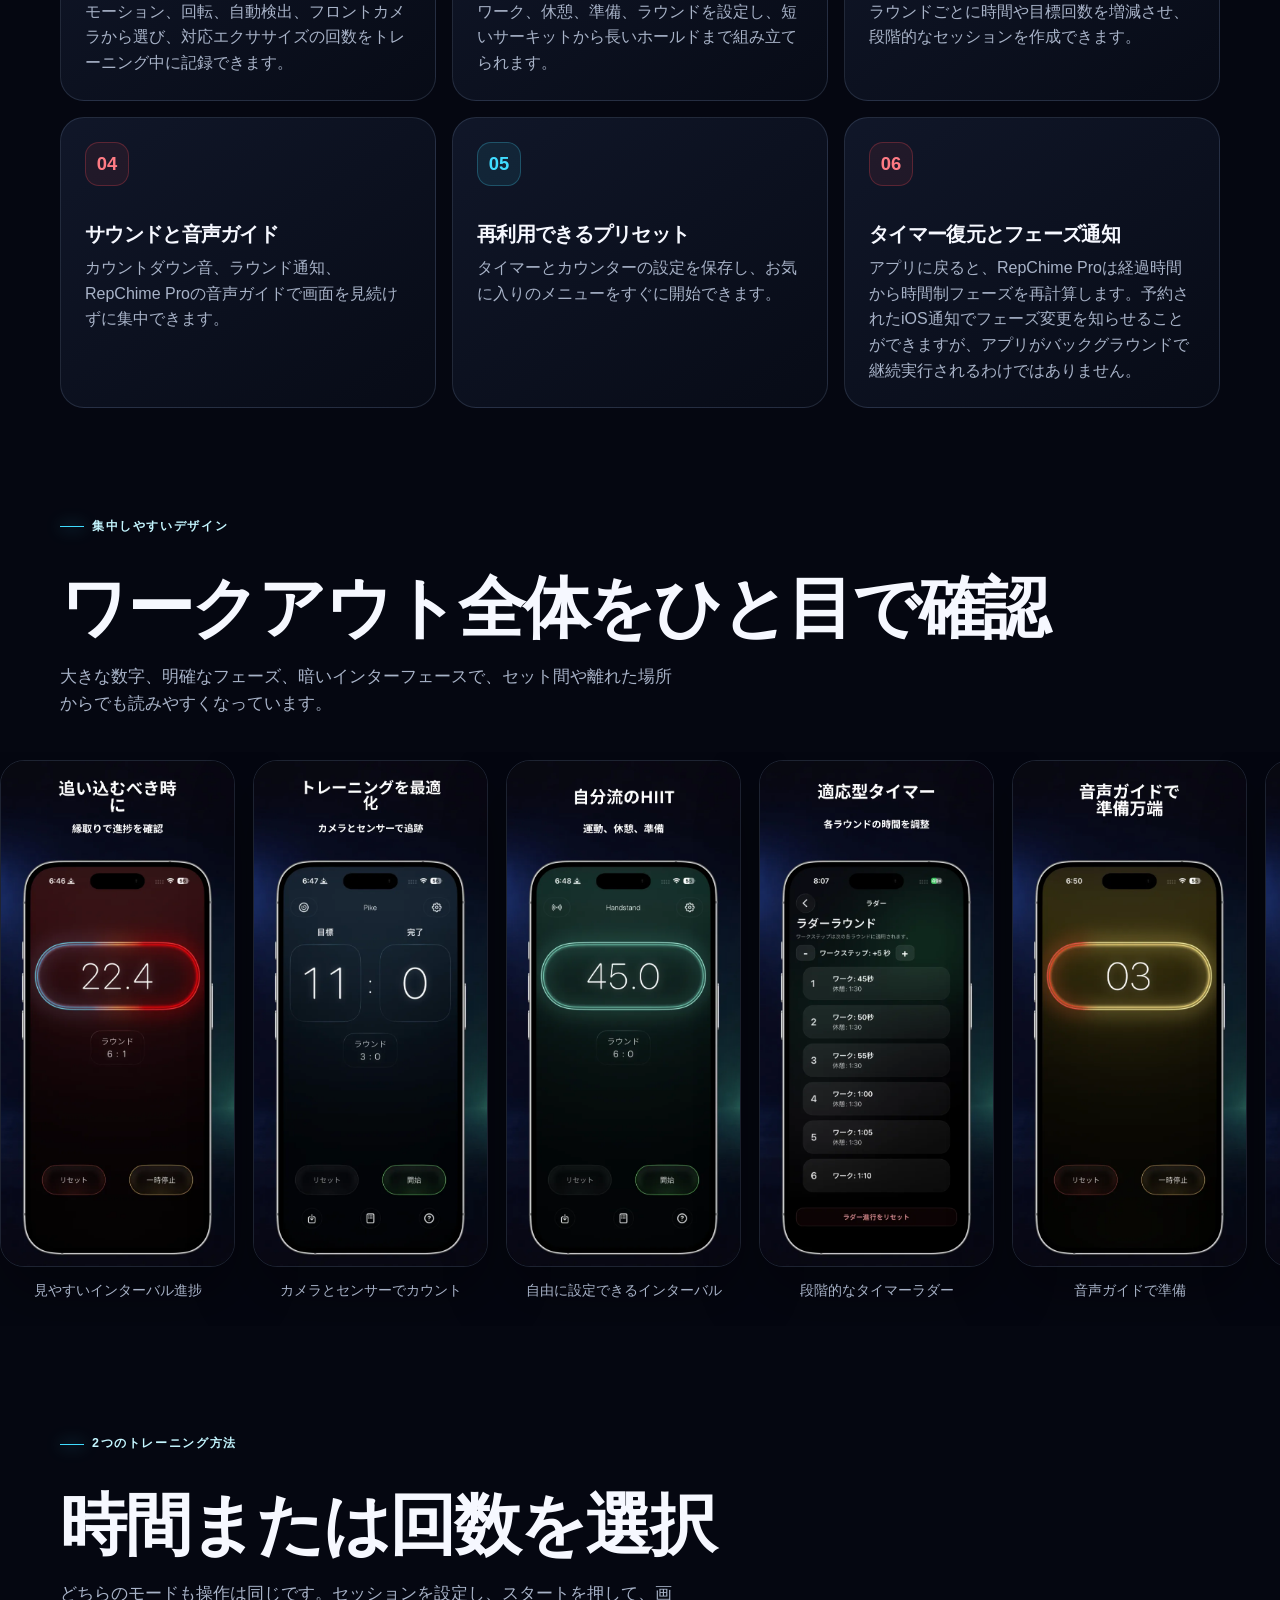
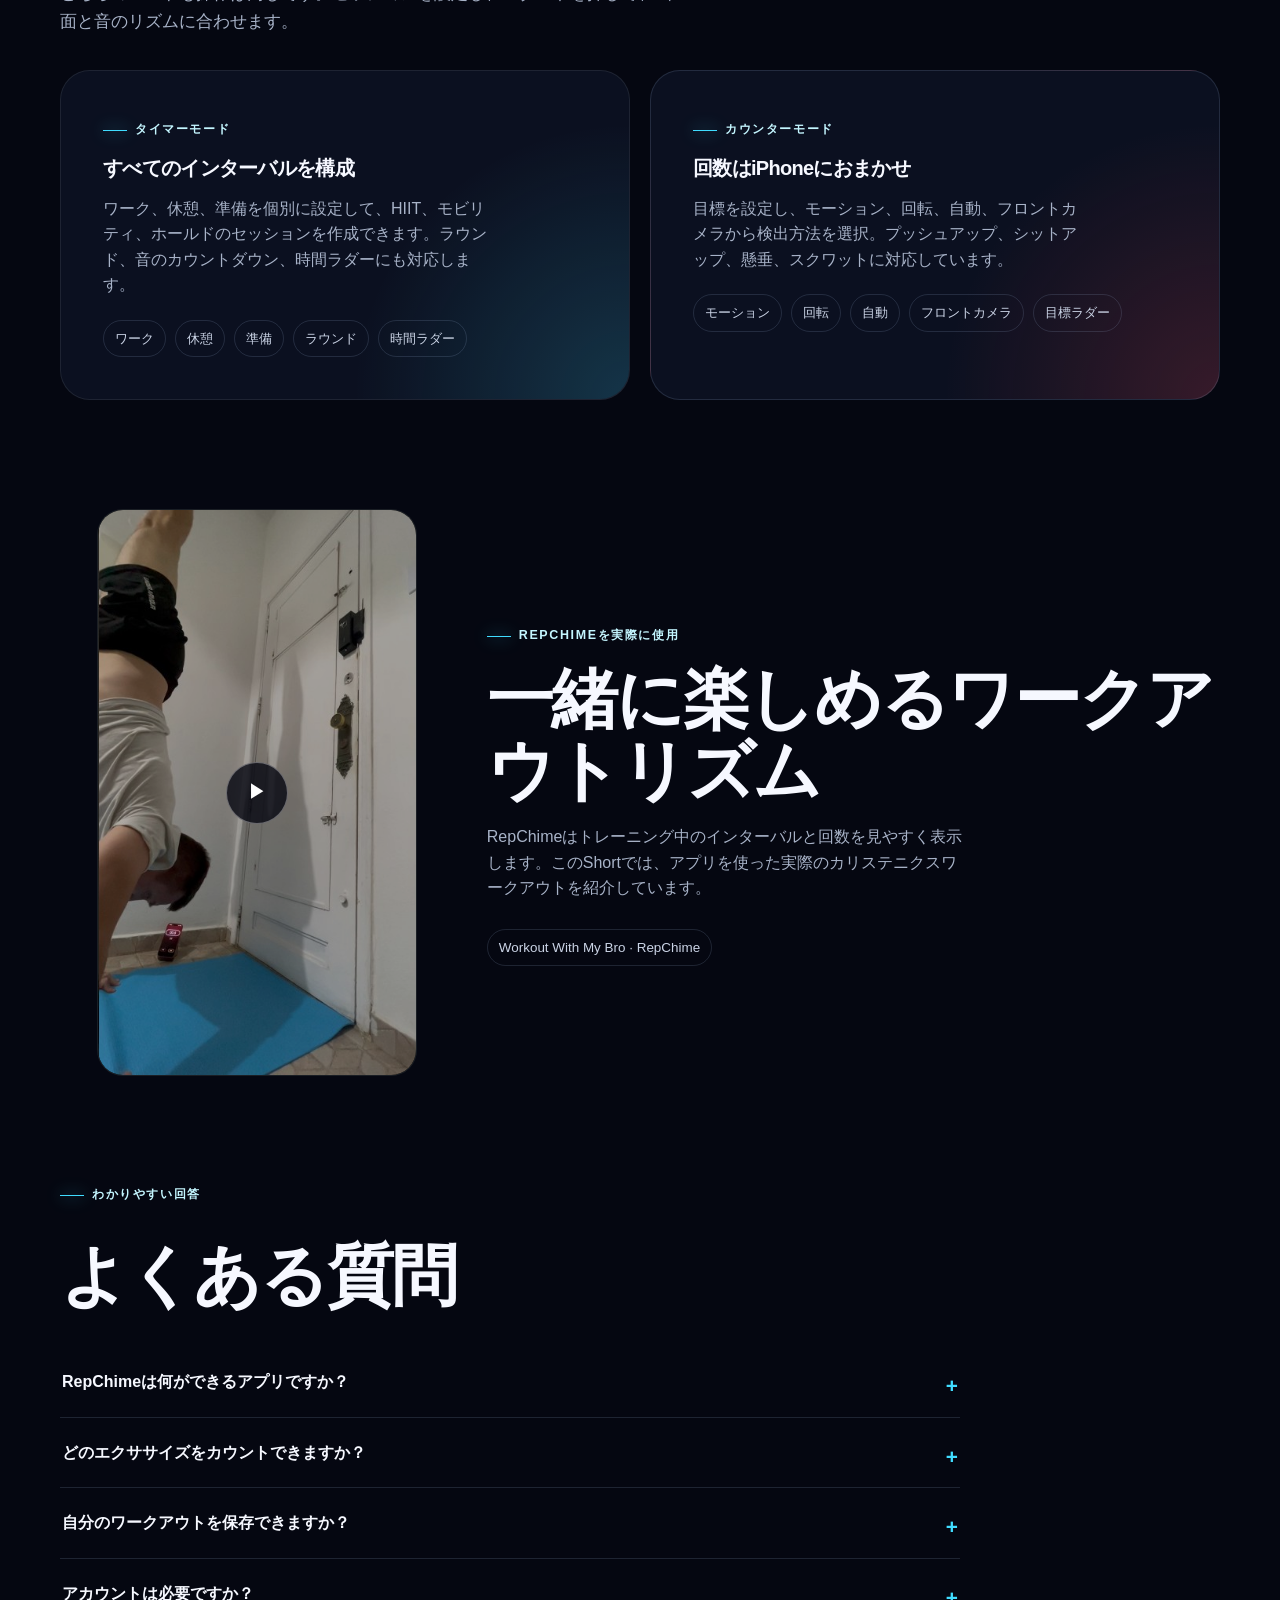
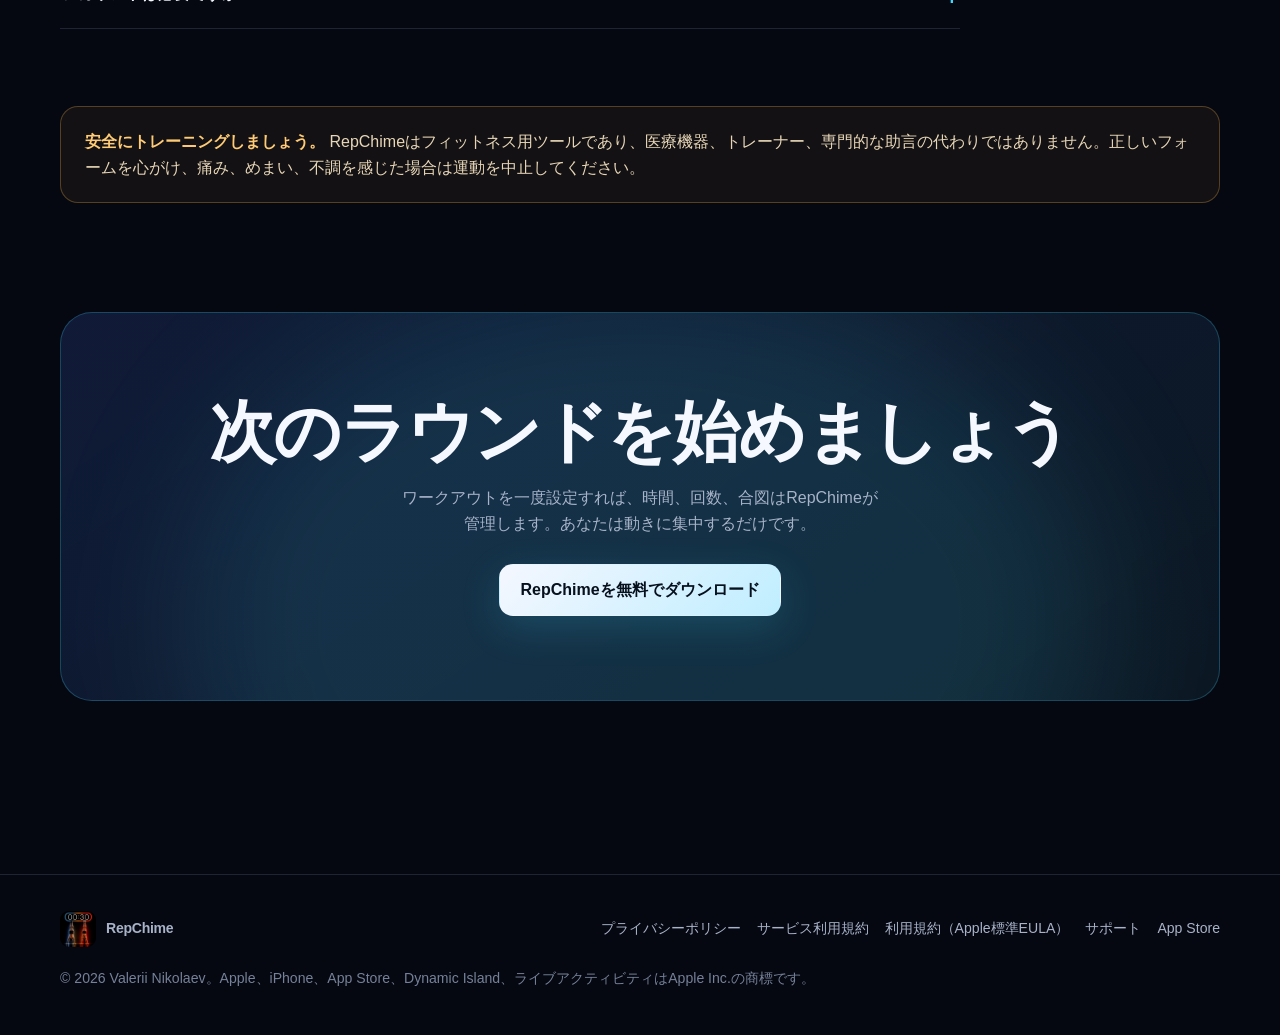
<file: ja/index.html>
<!doctype html>
<html lang="ja">
<head>
  <meta charset="utf-8" />
  <meta name="viewport" content="width=device-width, initial-scale=1" />
  <meta name="robots" content="index, follow, max-image-preview:large" />
  <title>RepChime：iPhone用HIITタイマー・自動回数カウンター</title>
  <meta name="description" content="HIITワークアウトを作成し、iPhoneのセンサーやフロントカメラで回数を自動カウント。プリセット、ラダー、音声ガイドにも対応します。" />
  <link rel="canonical" href="https://repchime.app/ja/" />
  <link rel="alternate" hreflang="en" href="https://repchime.app/" />
  <link rel="alternate" hreflang="de" href="https://repchime.app/de/" />
  <link rel="alternate" hreflang="fr" href="https://repchime.app/fr/" />
  <link rel="alternate" hreflang="es-419" href="https://repchime.app/latam/" />
  <link rel="alternate" hreflang="pt-BR" href="https://repchime.app/pt-br/" />
  <link rel="alternate" hreflang="ja" href="https://repchime.app/ja/" />
  <link rel="alternate" hreflang="ko" href="https://repchime.app/ko/" />
  <link rel="alternate" hreflang="zh-Hans" href="https://repchime.app/zh-hans/" />
  <link rel="alternate" hreflang="zh-Hant" href="https://repchime.app/zh-hant/" />
  <link rel="alternate" hreflang="x-default" href="https://repchime.app/" />
  <meta name="theme-color" content="#050711" />
  <meta name="apple-itunes-app" content="app-id=1441675623" />
  <meta property="og:type" content="website" />
  <meta property="og:site_name" content="RepChime" />
  <meta property="og:locale" content="ja_JP" />
  <meta property="og:title" content="RepChime：トレーニングを正確にカウント" />
  <meta property="og:description" content="iPhone向けHIITタイマー＆自動回数カウンター。" />
  <meta property="og:url" content="https://repchime.app/ja/" />
  <meta property="og:image" content="https://repchime.app/assets/og.jpg" />
  <meta property="og:image:width" content="1200" />
  <meta property="og:image:height" content="630" />
  <meta property="og:image:alt" content="iPhone向けHIITタイマー＆自動回数カウンター RepChime" />
  <meta name="twitter:card" content="summary_large_image" />
  <meta name="twitter:title" content="RepChime：トレーニングを正確にカウント" />
  <meta name="twitter:description" content="iPhone向けHIITタイマー＆自動回数カウンター。" />
  <meta name="twitter:image" content="https://repchime.app/assets/og.jpg" />
  <meta name="twitter:image:alt" content="iPhone向けHIITタイマー＆自動回数カウンター RepChime" />
  <link rel="icon" type="image/png" sizes="32x32" href="../assets/favicon-32.png" />
  <link rel="apple-touch-icon" href="../assets/icon-180.png" />
  <link rel="manifest" href="../site.webmanifest" />
  <link rel="stylesheet" href="../assets/site.css" />
</head>
<body>
  <a class="skip-link" href="#main">本文へ移動</a>
  <header class="site-header">
    <div class="wrap nav">
      <a class="brand" href="#top" aria-label="RepChime ホーム"><img src="../assets/icon-180.png" width="36" height="36" alt="" /><span>RepChime</span></a>
      <nav class="nav-links" aria-label="メインナビゲーション"><a href="#features">機能</a><a href="#screens">画面</a><a href="#how-it-works">使い方</a><a href="#faq">よくある質問</a></nav>
      <details class="language"><summary aria-label="言語を選択">JA</summary><div class="language-menu"><a href="../" lang="en">English</a><a href="../de/" lang="de">Deutsch</a><a href="../fr/" lang="fr">Français</a><a href="../latam/" lang="es-419">Español (LATAM)</a><a href="../pt-br/" lang="pt-BR">Português (Brasil)</a><a href="./" lang="ja" aria-current="page">日本語</a><a href="../ko/" lang="ko">한국어</a><a href="../zh-hans/" lang="zh-Hans">简体中文</a><a href="../zh-hant/" lang="zh-Hant">繁體中文</a></div></details>
      <a class="button small header-cta" href="https://apps.apple.com/app/apple-store/id1441675623?pt=119355156&amp;ct=landing&amp;mt=8" rel="noopener">アプリを入手</a>
    </div>
  </header>

  <main id="main">
    <section class="wrap hero" id="top">
      <div>
        <span class="eyebrow">HIITタイマー + 回数カウンター</span>
        <h1>ワークアウトを、<span class="gradient-text">カウント。</span></h1>
        <p class="lead">RepChimeは、高精度なインターバルタイマーと自動回数カウントをひとつにまとめたアプリです。メニューを設定して動き始めれば、あとはiPhoneがリズムを管理します。</p>
        <div class="hero-actions"><a class="button" href="https://apps.apple.com/app/apple-store/id1441675623?pt=119355156&amp;ct=landing&amp;mt=8" rel="noopener">App Storeから無料でダウンロード</a><a class="button secondary" href="#how-it-works">使い方を見る</a></div>
        <div class="hero-meta" aria-label="アプリの特長"><span>無料ダウンロード</span><span>アカウント不要</span><span>iPhone向けに設計</span></div>
      </div>
      <div class="hero-visual"><img src="../assets/screens/ja/1.webp" width="645" height="1398" alt="ワークアウトの進捗とラウンドを表示するRepChimeのHIITタイマー" fetchpriority="high" /><div class="floating-note"><strong>進捗をひと目で確認</strong>光る縁取りで、集中を妨げずに現在のインターバルを確認できます。</div></div>
    </section>

    <section class="wrap" aria-label="RepChimeの概要"><div class="trust-strip"><div class="trust-item"><strong>2</strong><span>集中できるトレーニングモード</span></div><div class="trust-item"><strong>4</strong><span>対応エクササイズ</span></div><div class="trust-item"><strong>11</strong><span>App Store対応言語</span></div><div class="trust-item"><strong>0</strong><span>作成が必要なアカウント</span></div></div></section>

    <section class="wrap" id="features">
      <div class="section-head"><span class="eyebrow">リズムを保つための機能</span><h2>インターバルも回数も、ひとつのアプリで</h2><p>時間で行うトレーニングでも、目標回数で行うトレーニングでも、RepChimeなら構成が見やすく操作もシンプルです。</p></div>
      <div class="feature-grid">
        <article class="feature-card"><span class="feature-icon" aria-hidden="true">01</span><h3>自動回数カウント</h3><p>モーション、回転、自動検出、フロントカメラから選び、対応エクササイズの回数をトレーニング中に記録できます。</p></article>
        <article class="feature-card"><span class="feature-icon" aria-hidden="true">02</span><h3>自由に設定できるHIITタイマー</h3><p>ワーク、休憩、準備、ラウンドを設定し、短いサーキットから長いホールドまで組み立てられます。</p></article>
        <article class="feature-card"><span class="feature-icon" aria-hidden="true">03</span><h3>ラダープログレッション</h3><p>ラウンドごとに時間や目標回数を増減させ、段階的なセッションを作成できます。</p></article>
        <article class="feature-card"><span class="feature-icon" aria-hidden="true">04</span><h3>サウンドと音声ガイド</h3><p>カウントダウン音、ラウンド通知、RepChime Proの音声ガイドで画面を見続けずに集中できます。</p></article>
        <article class="feature-card"><span class="feature-icon" aria-hidden="true">05</span><h3>再利用できるプリセット</h3><p>タイマーとカウンターの設定を保存し、お気に入りのメニューをすぐに開始できます。</p></article>
        <article class="feature-card"><span class="feature-icon" aria-hidden="true">06</span><h3>タイマー復元とフェーズ通知</h3><p>アプリに戻ると、RepChime Proは経過時間から時間制フェーズを再計算します。予約されたiOS通知でフェーズ変更を知らせることができますが、アプリがバックグラウンドで継続実行されるわけではありません。</p></article>
      </div>
    </section>

    <section class="showcase" id="screens">
      <div class="wrap section-head"><span class="eyebrow">集中しやすいデザイン</span><h2>ワークアウト全体をひと目で確認</h2><p>大きな数字、明確なフェーズ、暗いインターフェースで、セット間や離れた場所からでも読みやすくなっています。</p></div>
      <div class="screens" aria-label="RepChimeのスクリーンショット">
        <figure class="screen"><img src="../assets/screens/ja/1.webp" width="645" height="1398" loading="lazy" alt="RepChimeで進行中のインターバル" /><figcaption>見やすいインターバル進捗</figcaption></figure>
        <figure class="screen"><img src="../assets/screens/ja/2.webp" width="645" height="1398" loading="lazy" alt="カメラとセンサーに対応した回数カウンター" /><figcaption>カメラとセンサーでカウント</figcaption></figure>
        <figure class="screen"><img src="../assets/screens/ja/3.webp" width="645" height="1398" loading="lazy" alt="ワーク・休憩・準備時間を自由に設定したRepChimeタイマー" /><figcaption>自由に設定できるインターバル</figcaption></figure>
        <figure class="screen"><img src="../assets/screens/ja/4.webp" width="645" height="1398" loading="lazy" alt="RepChimeのタイマーラダー設定" /><figcaption>段階的なタイマーラダー</figcaption></figure>
        <figure class="screen"><img src="../assets/screens/ja/5.webp" width="645" height="1398" loading="lazy" alt="RepChimeの音声ガイド" /><figcaption>音声ガイドで準備</figcaption></figure>
        <figure class="screen"><img src="../assets/screens/ja/6.webp" width="645" height="1398" loading="lazy" alt="音声ガイド付きで進行中のRepChimeインターバル" /><figcaption>トレーニング中の音声ガイド</figcaption></figure>
        <figure class="screen"><img src="../assets/screens/ja/7.webp" width="645" height="1398" loading="lazy" alt="目標回数のラダー設定" /><figcaption>段階的な目標回数</figcaption></figure>
        <figure class="screen"><img src="../assets/screens/ja/8.webp" width="645" height="1398" loading="lazy" alt="RepChimeの目標ステップ詳細設定" /><figcaption>目標ステップを細かく調整</figcaption></figure>
        <figure class="screen"><img src="../assets/screens/ja/9.webp" width="645" height="1398" loading="lazy" alt="中断後に再開したRepChimeタイマー" /><figcaption>中断後も正確に再開</figcaption></figure>
        <figure class="screen"><img src="../assets/screens/ja/10.webp" width="645" height="1398" loading="lazy" alt="保存したカスタムワークアウト" /><figcaption>カスタムワークアウトプリセット</figcaption></figure>
      </div>
    </section>

    <section class="wrap" id="how-it-works">
      <div class="section-head"><span class="eyebrow">2つのトレーニング方法</span><h2>時間または回数を選択</h2><p>どちらのモードも操作は同じです。セッションを設定し、スタートを押して、画面と音のリズムに合わせます。</p></div>
      <div class="modes">
        <article class="mode"><span class="eyebrow">タイマーモード</span><h3>すべてのインターバルを構成</h3><p>ワーク、休憩、準備を個別に設定して、HIIT、モビリティ、ホールドのセッションを作成できます。ラウンド、音のカウントダウン、時間ラダーにも対応します。</p><div class="mode-list"><span>ワーク</span><span>休憩</span><span>準備</span><span>ラウンド</span><span>時間ラダー</span></div></article>
        <article class="mode"><span class="eyebrow">カウンターモード</span><h3>回数はiPhoneにおまかせ</h3><p>目標を設定し、モーション、回転、自動、フロントカメラから検出方法を選択。プッシュアップ、シットアップ、懸垂、スクワットに対応しています。</p><div class="mode-list"><span>モーション</span><span>回転</span><span>自動</span><span>フロントカメラ</span><span>目標ラダー</span></div></article>
      </div>
    </section>

    <section class="wrap"><div class="video-layout"><div class="video-card"><a class="video-trigger" href="https://www.youtube.com/shorts/Ol8lmMXbHXE" target="_blank" rel="noopener noreferrer" data-video="Ol8lmMXbHXE" aria-label="YouTubeでWorkout With My Bro – RepChimeを再生"><img src="../assets/repchime-short.jpg" width="1280" height="720" loading="lazy" alt="RepChimeを使ったカリステニクスワークアウトのサムネイル" /><span class="play" aria-hidden="true">▶</span></a></div><div class="video-copy"><span class="eyebrow">RepChimeを実際に使用</span><h2>一緒に楽しめるワークアウトリズム</h2><p>RepChimeはトレーニング中のインターバルと回数を見やすく表示します。このShortでは、アプリを使った実際のカリステニクスワークアウトを紹介しています。</p><span class="video-label">Workout With My Bro · RepChime</span></div></div></section>

    <section class="wrap" id="faq">
      <div class="section-head"><span class="eyebrow">わかりやすい回答</span><h2>よくある質問</h2></div>
      <div class="faq-list">
        <details><summary>RepChimeは何ができるアプリですか？</summary><p>設定可能なHIITタイマーと、iPhoneのセンサーやフロントカメラを使って対応エクササイズを記録できる目標ベースの回数カウンターを備えています。</p></details>
        <details><summary>どのエクササイズをカウントできますか？</summary><p>プッシュアップ、シットアップ、懸垂、スクワットに対応しています。利用できる検出方法はエクササイズごとに異なり、フロントカメラはプッシュアップで使用できます。</p></details>
        <details><summary>自分のワークアウトを保存できますか？</summary><p>はい。タイマーとカウンターのプリセットを保存できます。RepChime Proでは、保存できる数と編集機能が拡張されます。</p></details>
        <details><summary>アカウントは必要ですか？</summary><p>必要ありません。ワークアウトのプリセットと設定は端末内に保存されるよう設計されています。App Storeでの購入はAppleが処理します。</p></details>
      </div>
    </section>

    <section class="wrap safety"><div class="notice"><strong>安全にトレーニングしましょう。</strong> RepChimeはフィットネス用ツールであり、医療機器、トレーナー、専門的な助言の代わりではありません。正しいフォームを心がけ、痛み、めまい、不調を感じた場合は運動を中止してください。</div></section>
    <section class="wrap"><div class="cta-band"><h2>次のラウンドを始めましょう</h2><p>ワークアウトを一度設定すれば、時間、回数、合図はRepChimeが管理します。あなたは動きに集中するだけです。</p><a class="button" href="https://apps.apple.com/app/apple-store/id1441675623?pt=119355156&amp;ct=landing&amp;mt=8" rel="noopener">RepChimeを無料でダウンロード</a></div></section>
  </main>

  <footer><div class="wrap"><div class="footer-top"><a class="brand" href="#top"><img src="../assets/icon-180.png" width="36" height="36" alt="" /><span>RepChime</span></a><nav class="footer-links" aria-label="法的情報とサポート"><a href="/legals/privacy/">プライバシーポリシー</a><a href="/legals/term-of-service/">サービス利用規約</a><a href="https://www.apple.com/legal/internet-services/itunes/dev/stdeula/">利用規約（Apple標準EULA）</a><a href="https://valnikodeveloper.github.io/support/?app=repchime">サポート</a><a href="https://apps.apple.com/app/apple-store/id1441675623?pt=119355156&amp;ct=landing&amp;mt=8">App Store</a></nav></div><p class="copyright">© <span id="year">2026</span> Valerii Nikolaev。Apple、iPhone、App Store、Dynamic Island、ライブアクティビティはApple Inc.の商標です。</p></div></footer>
  <script src="../assets/site.js?v=2"></script>
  <script type="application/ld+json">{"@context":"https://schema.org","@graph":[{"@type":"SoftwareApplication","name":"RepChime","alternateName":"HIIT Timer Counter - RepChime","operatingSystem":"iOS","applicationCategory":"HealthApplication","url":"https://repchime.app/ja/","downloadUrl":"https://apps.apple.com/app/id1441675623","description":"RepChimeは、センサーとフロントカメラによる検出、プリセット、ラダープログレッション、サウンドカウントダウンに対応したiPhone用HIITタイマー＆自動回数カウンターです。","inLanguage":"ja","author":{"@type":"Person","name":"Valerii Nikolaev"},"offers":{"@type":"Offer","price":"0","priceCurrency":"JPY"}},{"@type":"FAQPage","inLanguage":"ja","mainEntity":[{"@type":"Question","name":"RepChimeは何ができるアプリですか？","acceptedAnswer":{"@type":"Answer","text":"設定可能なHIITタイマーと、iPhoneのセンサーやフロントカメラを使った自動回数カウンターを備えています。"}},{"@type":"Question","name":"アカウントは必要ですか？","acceptedAnswer":{"@type":"Answer","text":"必要ありません。ワークアウトのプリセットと設定は端末内に保存されるよう設計されています。"}}]}]}</script>
</body>
</html>
</file>
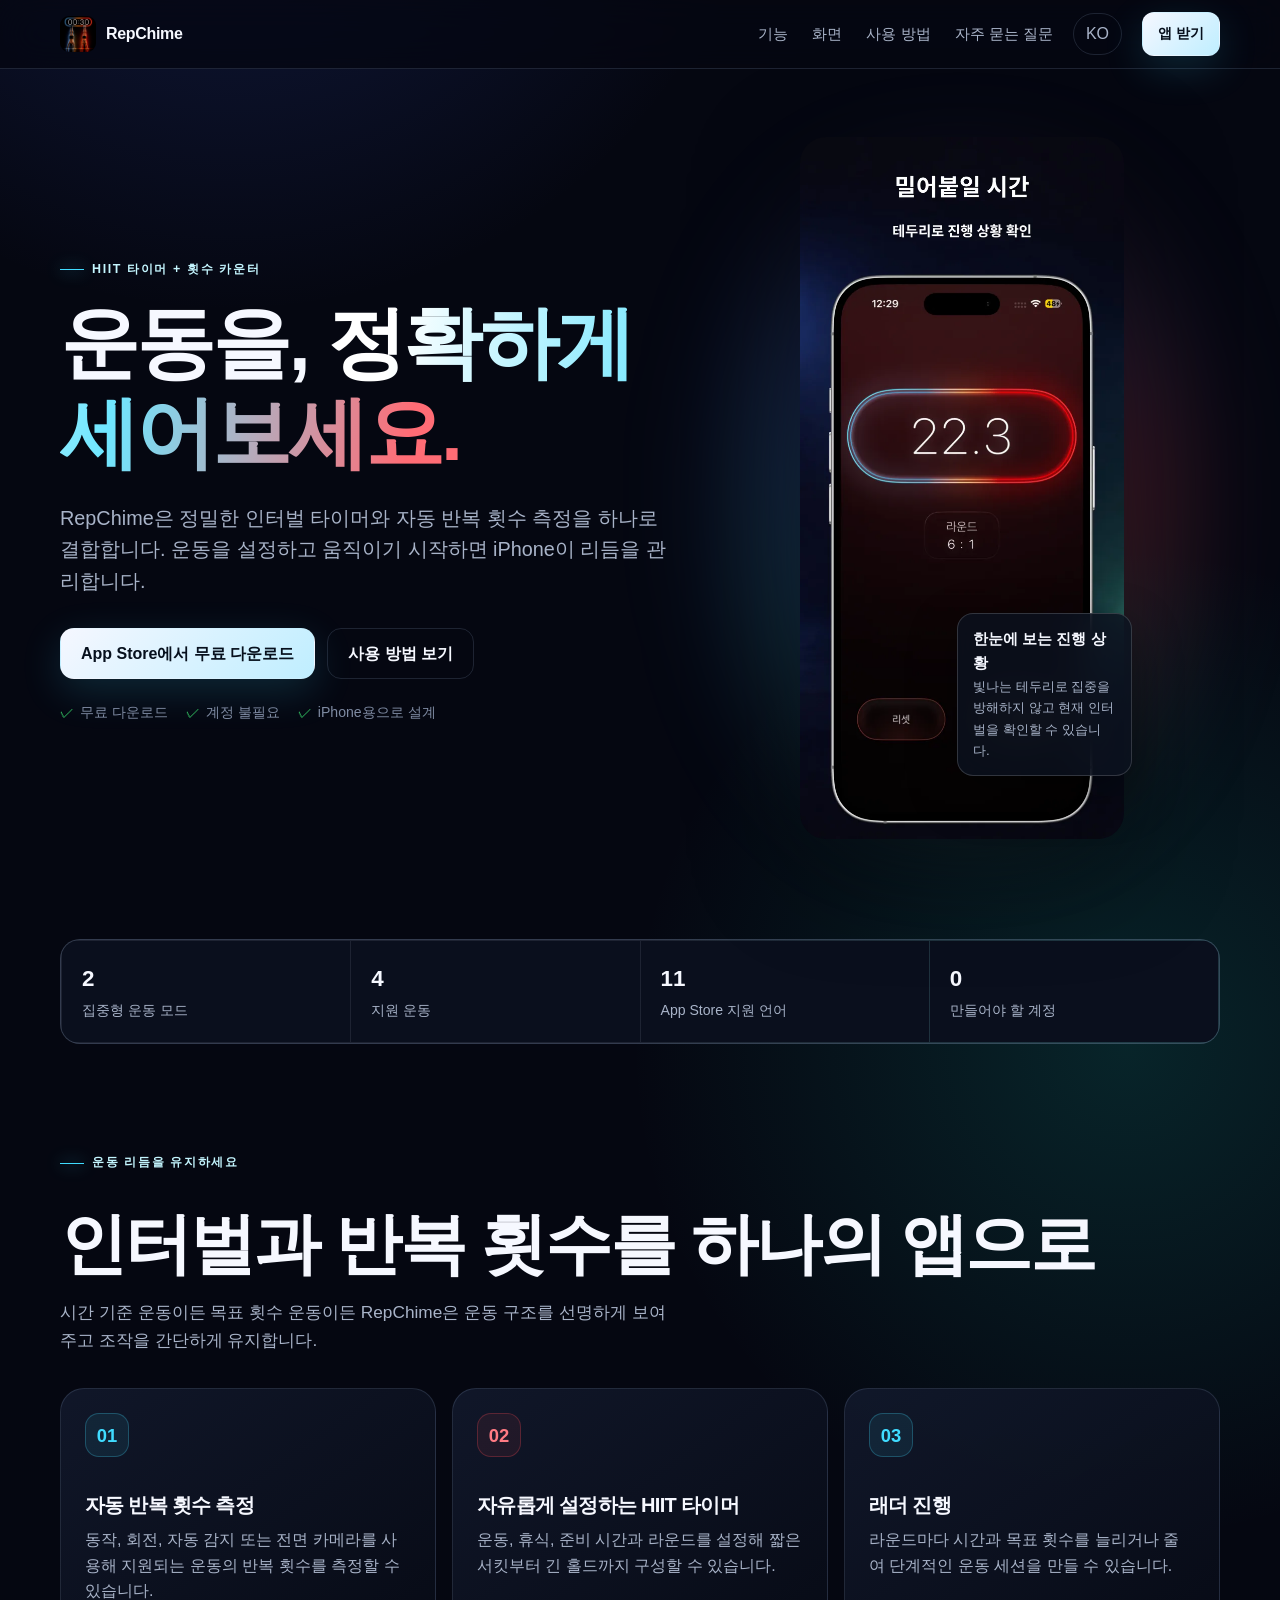
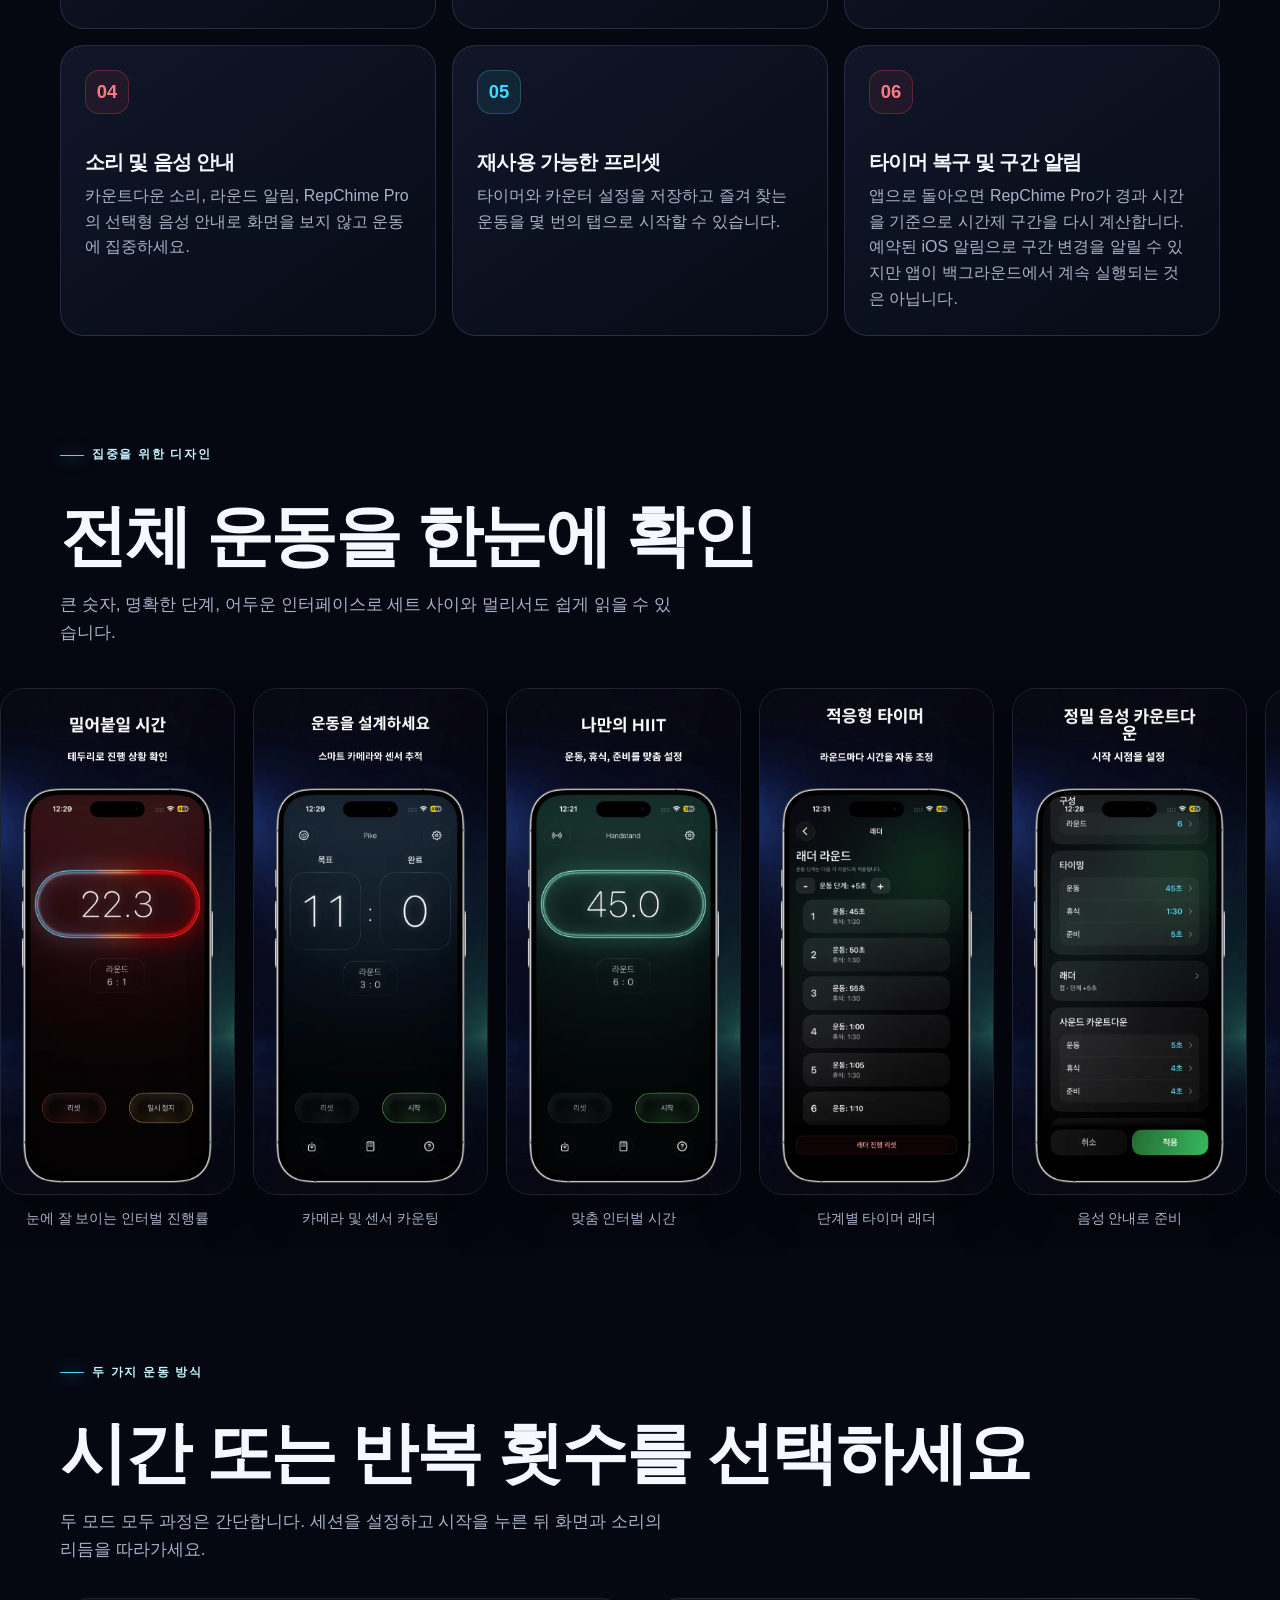
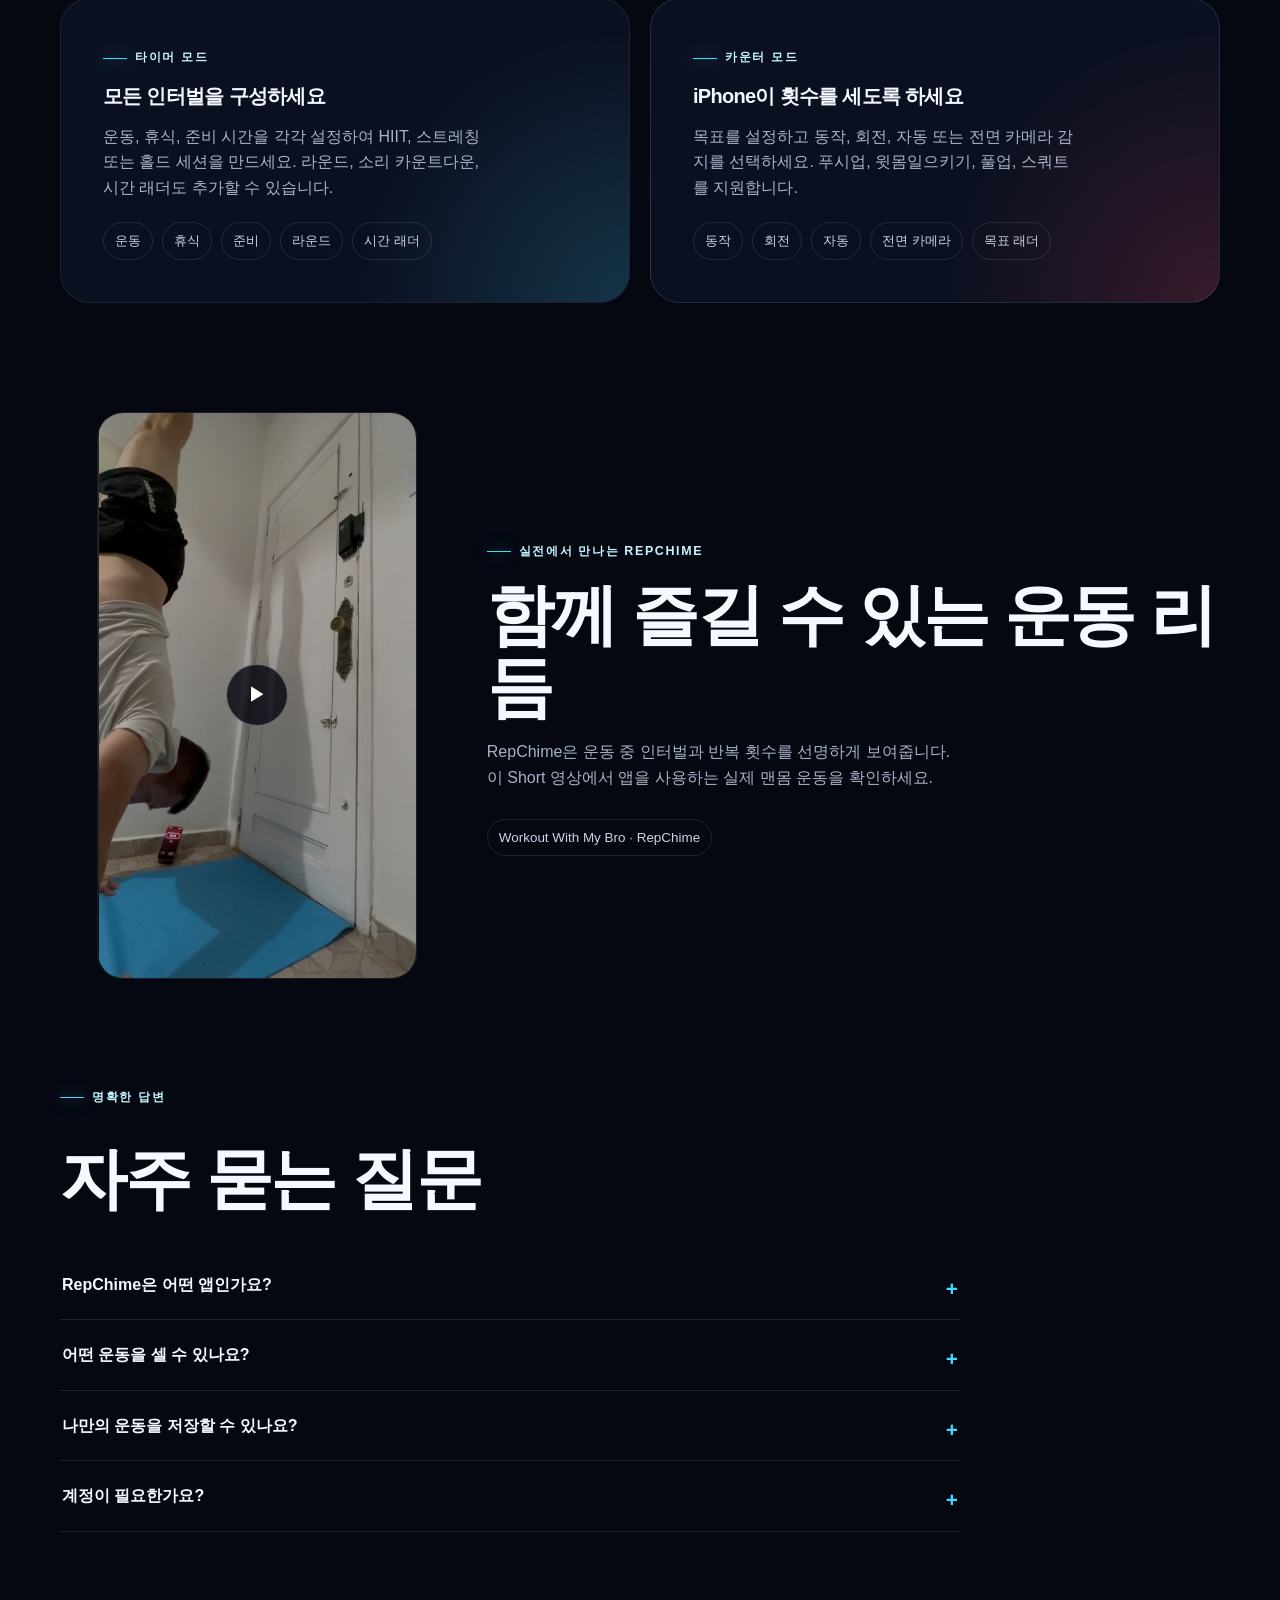
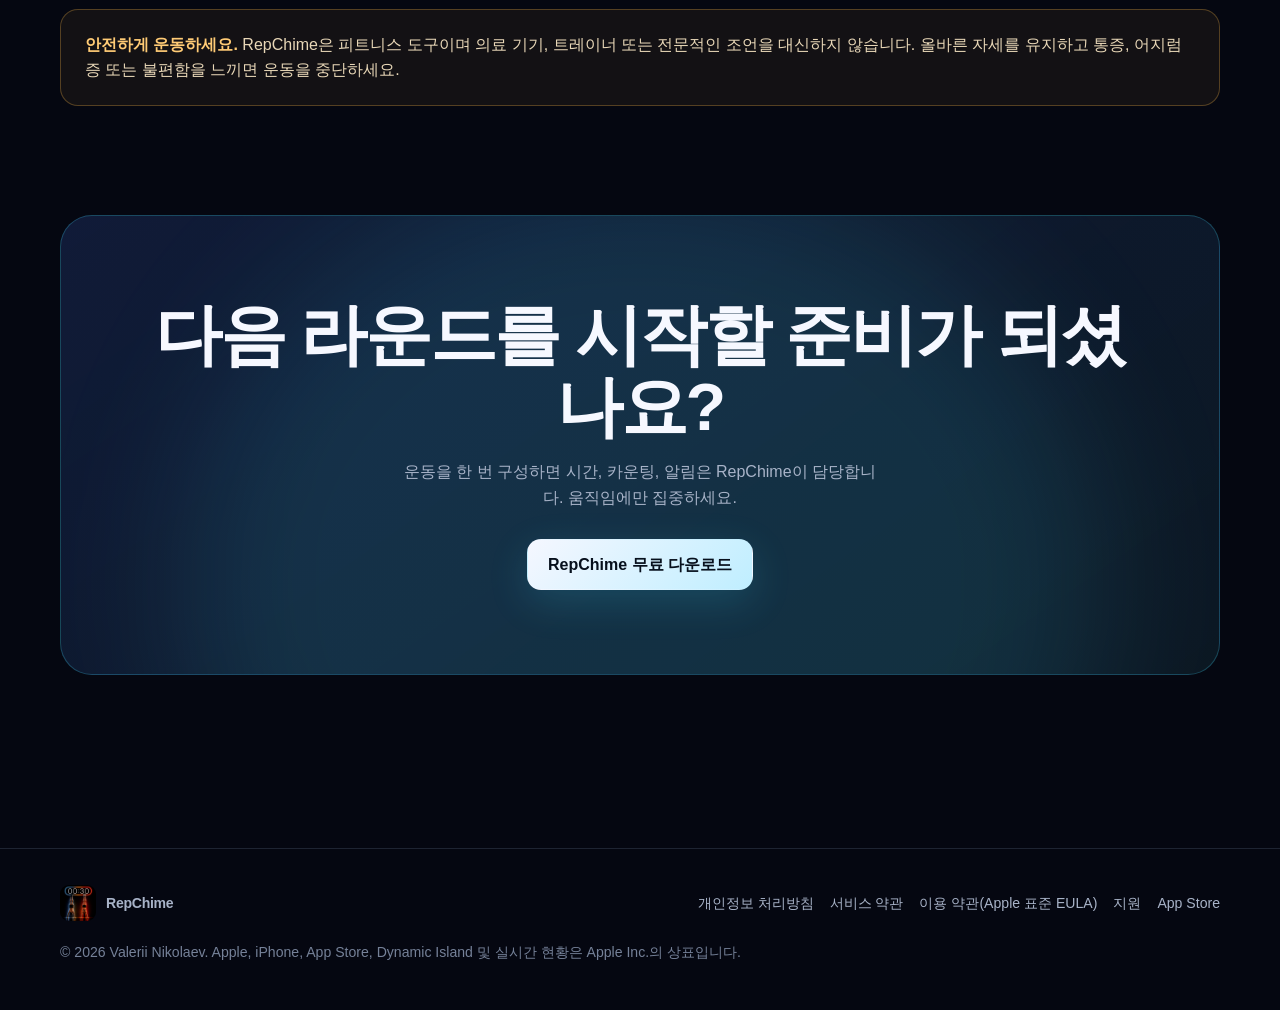
<file: ko/index.html>
<!doctype html>
<html lang="ko">
<head>
  <meta charset="utf-8" />
  <meta name="viewport" content="width=device-width, initial-scale=1" />
  <meta name="robots" content="index, follow, max-image-preview:large" />
  <title>RepChime: iPhone용 HIIT 타이머 및 자동 횟수 카운터</title>
  <meta name="description" content="HIIT 운동을 구성하고 iPhone 센서 또는 전면 카메라로 반복 횟수를 자동 측정하세요. 프리셋, 래더, 소리 및 음성 안내를 지원합니다." />
  <link rel="canonical" href="https://repchime.app/ko/" />
  <link rel="alternate" hreflang="en" href="https://repchime.app/" />
  <link rel="alternate" hreflang="de" href="https://repchime.app/de/" />
  <link rel="alternate" hreflang="fr" href="https://repchime.app/fr/" />
  <link rel="alternate" hreflang="es-419" href="https://repchime.app/latam/" />
  <link rel="alternate" hreflang="pt-BR" href="https://repchime.app/pt-br/" />
  <link rel="alternate" hreflang="ja" href="https://repchime.app/ja/" />
  <link rel="alternate" hreflang="ko" href="https://repchime.app/ko/" />
  <link rel="alternate" hreflang="zh-Hans" href="https://repchime.app/zh-hans/" />
  <link rel="alternate" hreflang="zh-Hant" href="https://repchime.app/zh-hant/" />
  <link rel="alternate" hreflang="x-default" href="https://repchime.app/" />
  <meta name="theme-color" content="#050711" />
  <meta name="apple-itunes-app" content="app-id=1441675623" />
  <meta property="og:type" content="website" />
  <meta property="og:site_name" content="RepChime" />
  <meta property="og:locale" content="ko_KR" />
  <meta property="og:title" content="RepChime: 운동을 정확하게 세어보세요" />
  <meta property="og:description" content="iPhone용 HIIT 타이머와 자동 반복 횟수 카운터." />
  <meta property="og:url" content="https://repchime.app/ko/" />
  <meta property="og:image" content="https://repchime.app/assets/og.jpg" />
  <meta property="og:image:width" content="1200" />
  <meta property="og:image:height" content="630" />
  <meta property="og:image:alt" content="iPhone용 HIIT 타이머 및 자동 반복 횟수 카운터 RepChime" />
  <meta name="twitter:card" content="summary_large_image" />
  <meta name="twitter:title" content="RepChime: 운동을 정확하게 세어보세요" />
  <meta name="twitter:description" content="iPhone용 HIIT 타이머와 자동 반복 횟수 카운터." />
  <meta name="twitter:image" content="https://repchime.app/assets/og.jpg" />
  <meta name="twitter:image:alt" content="iPhone용 HIIT 타이머 및 자동 반복 횟수 카운터 RepChime" />
  <link rel="icon" type="image/png" sizes="32x32" href="../assets/favicon-32.png" />
  <link rel="apple-touch-icon" href="../assets/icon-180.png" />
  <link rel="manifest" href="../site.webmanifest" />
  <link rel="stylesheet" href="../assets/site.css" />
</head>
<body>
  <a class="skip-link" href="#main">본문으로 건너뛰기</a>
  <header class="site-header">
    <div class="wrap nav">
      <a class="brand" href="#top" aria-label="RepChime 홈"><img src="../assets/icon-180.png" width="36" height="36" alt="" /><span>RepChime</span></a>
      <nav class="nav-links" aria-label="주요 메뉴"><a href="#features">기능</a><a href="#screens">화면</a><a href="#how-it-works">사용 방법</a><a href="#faq">자주 묻는 질문</a></nav>
      <details class="language"><summary aria-label="언어 선택">KO</summary><div class="language-menu"><a href="../" lang="en">English</a><a href="../de/" lang="de">Deutsch</a><a href="../fr/" lang="fr">Français</a><a href="../latam/" lang="es-419">Español (LATAM)</a><a href="../pt-br/" lang="pt-BR">Português (Brasil)</a><a href="../ja/" lang="ja">日本語</a><a href="./" lang="ko" aria-current="page">한국어</a><a href="../zh-hans/" lang="zh-Hans">简体中文</a><a href="../zh-hant/" lang="zh-Hant">繁體中文</a></div></details>
      <a class="button small header-cta" href="https://apps.apple.com/app/apple-store/id1441675623?pt=119355156&amp;ct=landing&amp;mt=8" rel="noopener">앱 받기</a>
    </div>
  </header>

  <main id="main">
    <section class="wrap hero" id="top">
      <div>
        <span class="eyebrow">HIIT 타이머 + 횟수 카운터</span>
        <h1>운동을, <span class="gradient-text">정확하게 세어보세요.</span></h1>
        <p class="lead">RepChime은 정밀한 인터벌 타이머와 자동 반복 횟수 측정을 하나로 결합합니다. 운동을 설정하고 움직이기 시작하면 iPhone이 리듬을 관리합니다.</p>
        <div class="hero-actions"><a class="button" href="https://apps.apple.com/app/apple-store/id1441675623?pt=119355156&amp;ct=landing&amp;mt=8" rel="noopener">App Store에서 무료 다운로드</a><a class="button secondary" href="#how-it-works">사용 방법 보기</a></div>
        <div class="hero-meta" aria-label="앱 주요 특징"><span>무료 다운로드</span><span>계정 불필요</span><span>iPhone용으로 설계</span></div>
      </div>
      <div class="hero-visual"><img src="../assets/screens/ko/1.webp" width="645" height="1398" alt="운동 진행 상황과 라운드를 보여주는 RepChime HIIT 타이머" fetchpriority="high" /><div class="floating-note"><strong>한눈에 보는 진행 상황</strong>빛나는 테두리로 집중을 방해하지 않고 현재 인터벌을 확인할 수 있습니다.</div></div>
    </section>

    <section class="wrap" aria-label="RepChime 개요"><div class="trust-strip"><div class="trust-item"><strong>2</strong><span>집중형 운동 모드</span></div><div class="trust-item"><strong>4</strong><span>지원 운동</span></div><div class="trust-item"><strong>11</strong><span>App Store 지원 언어</span></div><div class="trust-item"><strong>0</strong><span>만들어야 할 계정</span></div></div></section>

    <section class="wrap" id="features">
      <div class="section-head"><span class="eyebrow">운동 리듬을 유지하세요</span><h2>인터벌과 반복 횟수를 하나의 앱으로</h2><p>시간 기준 운동이든 목표 횟수 운동이든 RepChime은 운동 구조를 선명하게 보여주고 조작을 간단하게 유지합니다.</p></div>
      <div class="feature-grid">
        <article class="feature-card"><span class="feature-icon" aria-hidden="true">01</span><h3>자동 반복 횟수 측정</h3><p>동작, 회전, 자동 감지 또는 전면 카메라를 사용해 지원되는 운동의 반복 횟수를 측정할 수 있습니다.</p></article>
        <article class="feature-card"><span class="feature-icon" aria-hidden="true">02</span><h3>자유롭게 설정하는 HIIT 타이머</h3><p>운동, 휴식, 준비 시간과 라운드를 설정해 짧은 서킷부터 긴 홀드까지 구성할 수 있습니다.</p></article>
        <article class="feature-card"><span class="feature-icon" aria-hidden="true">03</span><h3>래더 진행</h3><p>라운드마다 시간과 목표 횟수를 늘리거나 줄여 단계적인 운동 세션을 만들 수 있습니다.</p></article>
        <article class="feature-card"><span class="feature-icon" aria-hidden="true">04</span><h3>소리 및 음성 안내</h3><p>카운트다운 소리, 라운드 알림, RepChime Pro의 선택형 음성 안내로 화면을 보지 않고 운동에 집중하세요.</p></article>
        <article class="feature-card"><span class="feature-icon" aria-hidden="true">05</span><h3>재사용 가능한 프리셋</h3><p>타이머와 카운터 설정을 저장하고 즐겨 찾는 운동을 몇 번의 탭으로 시작할 수 있습니다.</p></article>
        <article class="feature-card"><span class="feature-icon" aria-hidden="true">06</span><h3>타이머 복구 및 구간 알림</h3><p>앱으로 돌아오면 RepChime Pro가 경과 시간을 기준으로 시간제 구간을 다시 계산합니다. 예약된 iOS 알림으로 구간 변경을 알릴 수 있지만 앱이 백그라운드에서 계속 실행되는 것은 아닙니다.</p></article>
      </div>
    </section>

    <section class="showcase" id="screens">
      <div class="wrap section-head"><span class="eyebrow">집중을 위한 디자인</span><h2>전체 운동을 한눈에 확인</h2><p>큰 숫자, 명확한 단계, 어두운 인터페이스로 세트 사이와 멀리서도 쉽게 읽을 수 있습니다.</p></div>
      <div class="screens" aria-label="RepChime 스크린샷">
        <figure class="screen"><img src="../assets/screens/ko/1.webp" width="645" height="1398" loading="lazy" alt="RepChime에서 진행 중인 운동 인터벌" /><figcaption>눈에 잘 보이는 인터벌 진행률</figcaption></figure>
        <figure class="screen"><img src="../assets/screens/ko/2.webp" width="645" height="1398" loading="lazy" alt="카메라와 센서를 지원하는 반복 횟수 카운터" /><figcaption>카메라 및 센서 카운팅</figcaption></figure>
        <figure class="screen"><img src="../assets/screens/ko/3.webp" width="645" height="1398" loading="lazy" alt="운동·휴식·준비 시간을 맞춤 설정한 RepChime 타이머" /><figcaption>맞춤 인터벌 시간</figcaption></figure>
        <figure class="screen"><img src="../assets/screens/ko/4.webp" width="645" height="1398" loading="lazy" alt="RepChime 타이머 래더 설정" /><figcaption>단계별 타이머 래더</figcaption></figure>
        <figure class="screen"><img src="../assets/screens/ko/5.webp" width="645" height="1398" loading="lazy" alt="RepChime 음성 안내" /><figcaption>음성 안내로 준비</figcaption></figure>
        <figure class="screen"><img src="../assets/screens/ko/6.webp" width="645" height="1398" loading="lazy" alt="음성 안내와 함께 진행 중인 RepChime 인터벌" /><figcaption>운동 중 음성 안내</figcaption></figure>
        <figure class="screen"><img src="../assets/screens/ko/7.webp" width="645" height="1398" loading="lazy" alt="반복 목표 래더 설정" /><figcaption>단계별 반복 목표</figcaption></figure>
        <figure class="screen"><img src="../assets/screens/ko/8.webp" width="645" height="1398" loading="lazy" alt="RepChime의 정밀한 목표 단계 설정" /><figcaption>목표 단계 정밀 설정</figcaption></figure>
        <figure class="screen"><img src="../assets/screens/ko/9.webp" width="645" height="1398" loading="lazy" alt="중단 후 다시 시작된 RepChime 타이머" /><figcaption>중단 후 정확한 재개</figcaption></figure>
        <figure class="screen"><img src="../assets/screens/ko/10.webp" width="645" height="1398" loading="lazy" alt="저장된 맞춤 운동 목록" /><figcaption>맞춤 운동 프리셋</figcaption></figure>
      </div>
    </section>

    <section class="wrap" id="how-it-works">
      <div class="section-head"><span class="eyebrow">두 가지 운동 방식</span><h2>시간 또는 반복 횟수를 선택하세요</h2><p>두 모드 모두 과정은 간단합니다. 세션을 설정하고 시작을 누른 뒤 화면과 소리의 리듬을 따라가세요.</p></div>
      <div class="modes">
        <article class="mode"><span class="eyebrow">타이머 모드</span><h3>모든 인터벌을 구성하세요</h3><p>운동, 휴식, 준비 시간을 각각 설정하여 HIIT, 스트레칭 또는 홀드 세션을 만드세요. 라운드, 소리 카운트다운, 시간 래더도 추가할 수 있습니다.</p><div class="mode-list"><span>운동</span><span>휴식</span><span>준비</span><span>라운드</span><span>시간 래더</span></div></article>
        <article class="mode"><span class="eyebrow">카운터 모드</span><h3>iPhone이 횟수를 세도록 하세요</h3><p>목표를 설정하고 동작, 회전, 자동 또는 전면 카메라 감지를 선택하세요. 푸시업, 윗몸일으키기, 풀업, 스쿼트를 지원합니다.</p><div class="mode-list"><span>동작</span><span>회전</span><span>자동</span><span>전면 카메라</span><span>목표 래더</span></div></article>
      </div>
    </section>

    <section class="wrap"><div class="video-layout"><div class="video-card"><a class="video-trigger" href="https://www.youtube.com/shorts/Ol8lmMXbHXE" target="_blank" rel="noopener noreferrer" data-video="Ol8lmMXbHXE" aria-label="YouTube에서 Workout With My Bro – RepChime 재생"><img src="../assets/repchime-short.jpg" width="1280" height="720" loading="lazy" alt="RepChime을 사용한 맨몸 운동 영상 미리보기" /><span class="play" aria-hidden="true">▶</span></a></div><div class="video-copy"><span class="eyebrow">실전에서 만나는 RepChime</span><h2>함께 즐길 수 있는 운동 리듬</h2><p>RepChime은 운동 중 인터벌과 반복 횟수를 선명하게 보여줍니다. 이 Short 영상에서 앱을 사용하는 실제 맨몸 운동을 확인하세요.</p><span class="video-label">Workout With My Bro · RepChime</span></div></div></section>

    <section class="wrap" id="faq">
      <div class="section-head"><span class="eyebrow">명확한 답변</span><h2>자주 묻는 질문</h2></div>
      <div class="faq-list">
        <details><summary>RepChime은 어떤 앱인가요?</summary><p>설정 가능한 HIIT 타이머와 iPhone 센서 또는 전면 카메라로 지원되는 운동의 횟수를 측정할 수 있는 목표 기반 카운터를 제공하는 피트니스 앱입니다.</p></details>
        <details><summary>어떤 운동을 셀 수 있나요?</summary><p>푸시업, 윗몸일으키기, 풀업, 스쿼트를 지원합니다. 사용할 수 있는 감지 방식은 운동에 따라 다르며, 전면 카메라는 푸시업에 사용할 수 있습니다.</p></details>
        <details><summary>나만의 운동을 저장할 수 있나요?</summary><p>네. 타이머와 카운터 프리셋을 저장할 수 있습니다. RepChime Pro는 더 많은 프리셋과 전체 편집 기능을 제공합니다.</p></details>
        <details><summary>계정이 필요한가요?</summary><p>아니요. 운동 프리셋과 설정은 기기에 저장되도록 설계되었습니다. App Store 구매는 Apple에서 처리합니다.</p></details>
      </div>
    </section>

    <section class="wrap safety"><div class="notice"><strong>안전하게 운동하세요.</strong> RepChime은 피트니스 도구이며 의료 기기, 트레이너 또는 전문적인 조언을 대신하지 않습니다. 올바른 자세를 유지하고 통증, 어지럼증 또는 불편함을 느끼면 운동을 중단하세요.</div></section>
    <section class="wrap"><div class="cta-band"><h2>다음 라운드를 시작할 준비가 되셨나요?</h2><p>운동을 한 번 구성하면 시간, 카운팅, 알림은 RepChime이 담당합니다. 움직임에만 집중하세요.</p><a class="button" href="https://apps.apple.com/app/apple-store/id1441675623?pt=119355156&amp;ct=landing&amp;mt=8" rel="noopener">RepChime 무료 다운로드</a></div></section>
  </main>

  <footer><div class="wrap"><div class="footer-top"><a class="brand" href="#top"><img src="../assets/icon-180.png" width="36" height="36" alt="" /><span>RepChime</span></a><nav class="footer-links" aria-label="법적 정보 및 지원"><a href="/legals/privacy/">개인정보 처리방침</a><a href="/legals/term-of-service/">서비스 약관</a><a href="https://www.apple.com/legal/internet-services/itunes/dev/stdeula/">이용 약관(Apple 표준 EULA)</a><a href="https://valnikodeveloper.github.io/support/?app=repchime">지원</a><a href="https://apps.apple.com/app/apple-store/id1441675623?pt=119355156&amp;ct=landing&amp;mt=8">App Store</a></nav></div><p class="copyright">© <span id="year">2026</span> Valerii Nikolaev. Apple, iPhone, App Store, Dynamic Island 및 실시간 현황은 Apple Inc.의 상표입니다.</p></div></footer>
  <script src="../assets/site.js?v=2"></script>
  <script type="application/ld+json">{"@context":"https://schema.org","@graph":[{"@type":"SoftwareApplication","name":"RepChime","alternateName":"HIIT Timer Counter - RepChime","operatingSystem":"iOS","applicationCategory":"HealthApplication","url":"https://repchime.app/ko/","downloadUrl":"https://apps.apple.com/app/id1441675623","description":"RepChime은 센서 및 전면 카메라 감지, 프리셋, 래더 진행, 소리 카운트다운을 지원하는 iPhone용 HIIT 타이머 및 자동 반복 횟수 카운터입니다.","inLanguage":"ko","author":{"@type":"Person","name":"Valerii Nikolaev"},"offers":{"@type":"Offer","price":"0","priceCurrency":"KRW"}},{"@type":"FAQPage","inLanguage":"ko","mainEntity":[{"@type":"Question","name":"RepChime은 어떤 앱인가요?","acceptedAnswer":{"@type":"Answer","text":"설정 가능한 HIIT 타이머와 iPhone 센서 또는 전면 카메라를 사용하는 자동 반복 횟수 카운터를 제공합니다."}},{"@type":"Question","name":"계정이 필요한가요?","acceptedAnswer":{"@type":"Answer","text":"아니요. 운동 프리셋과 설정은 기기에 저장되도록 설계되었습니다."}}]}]}</script>
</body>
</html>
</file>
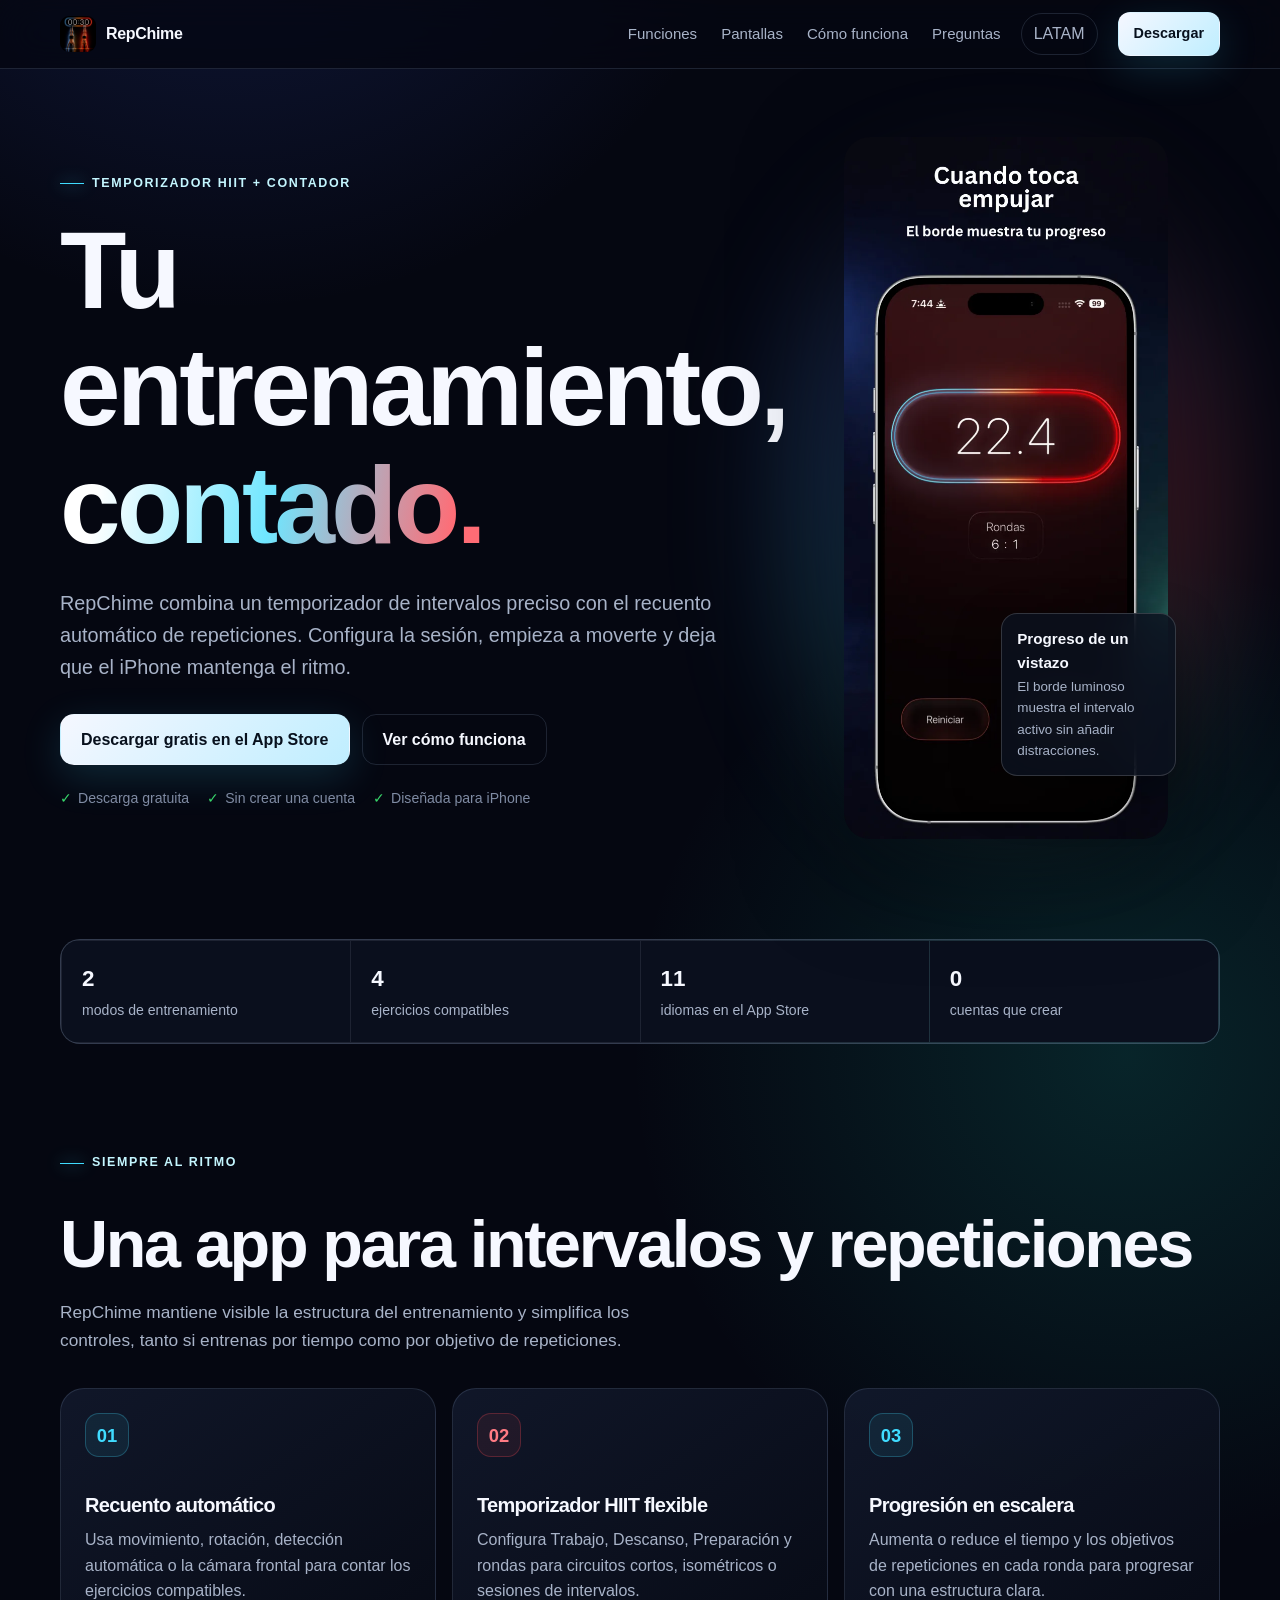
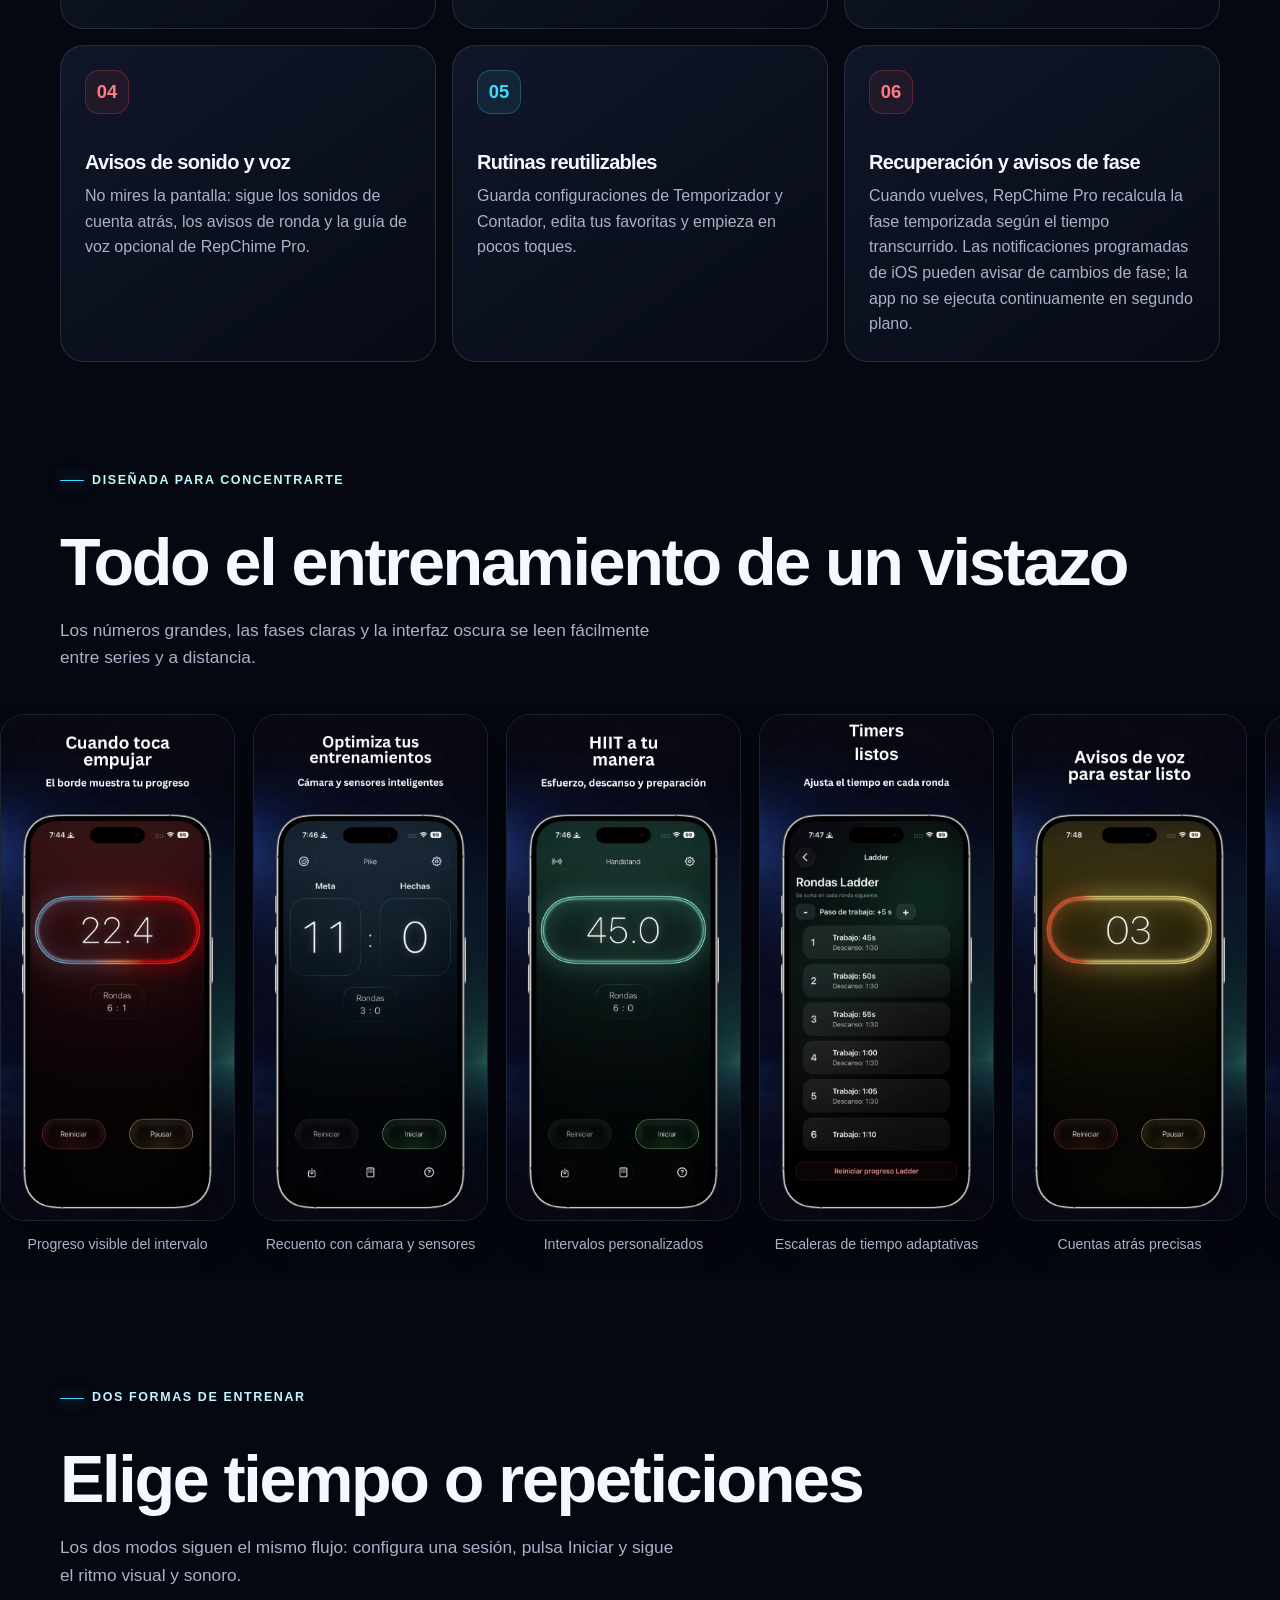
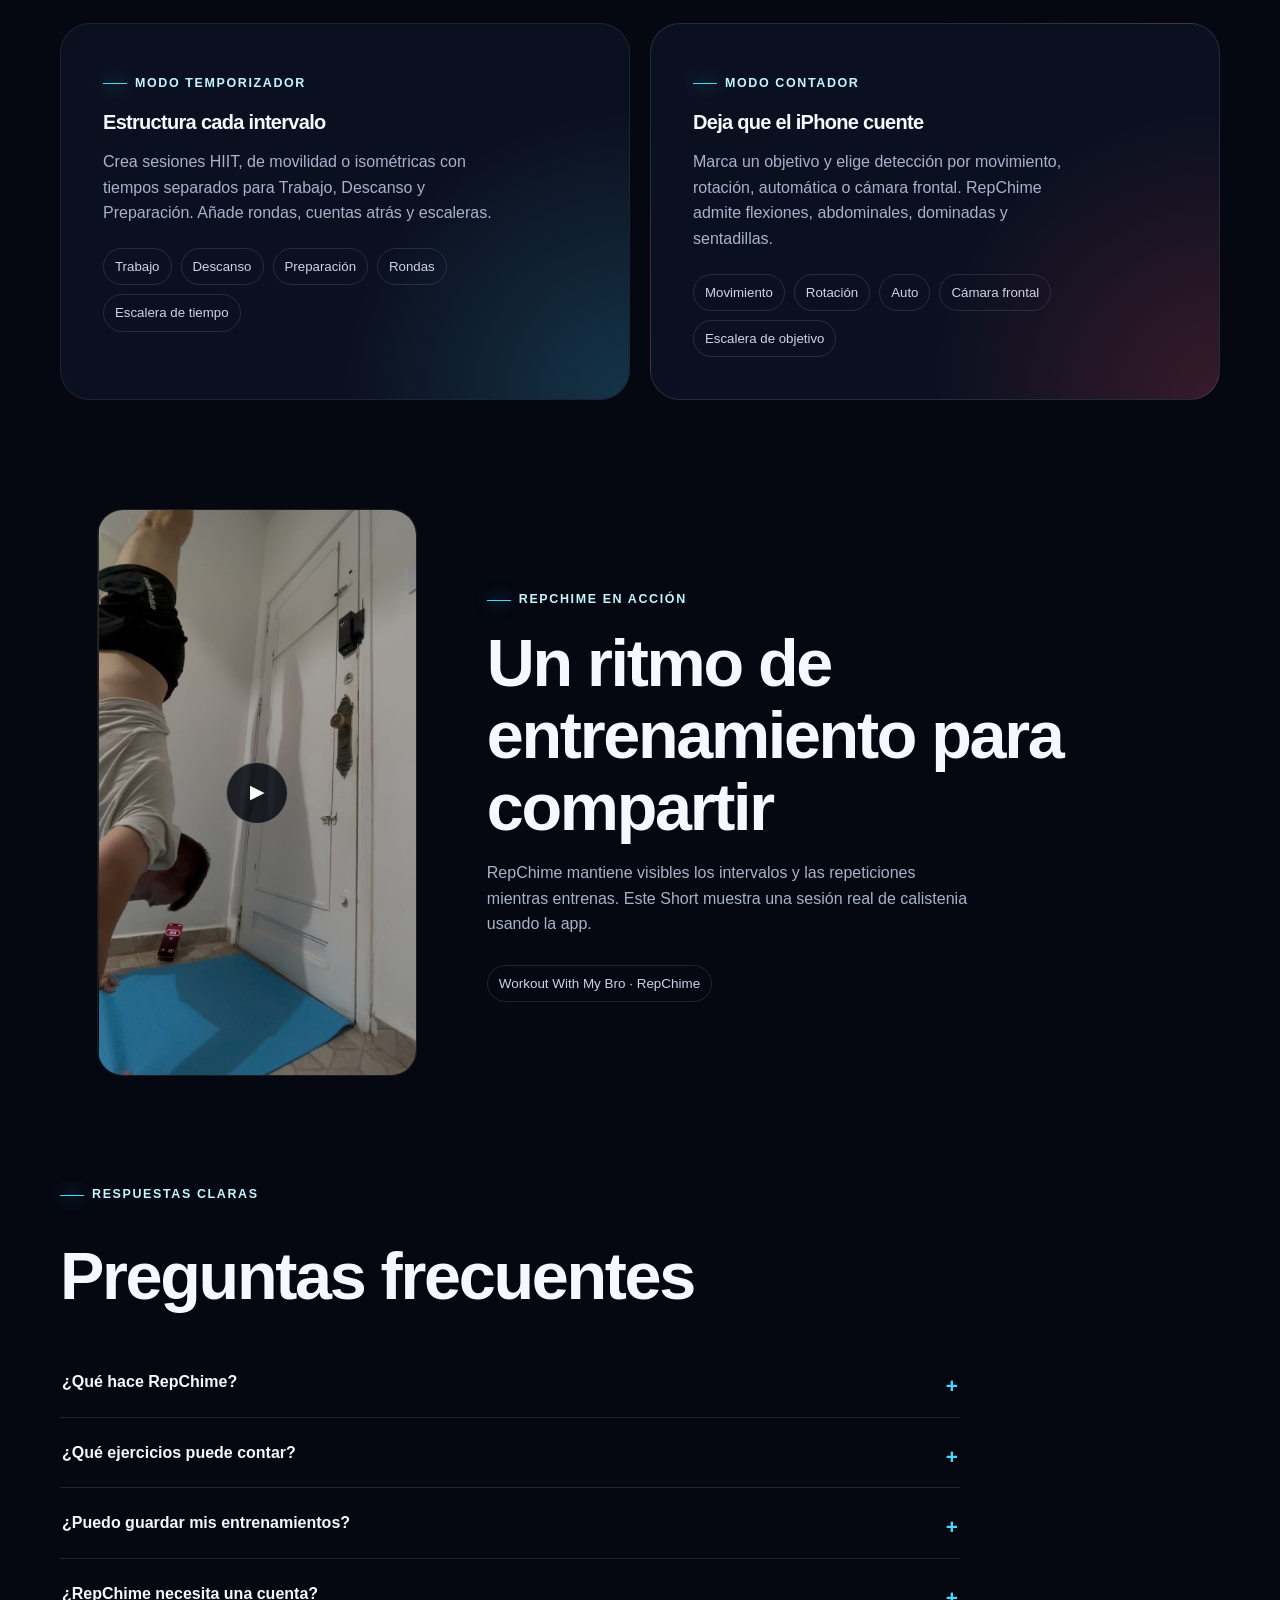
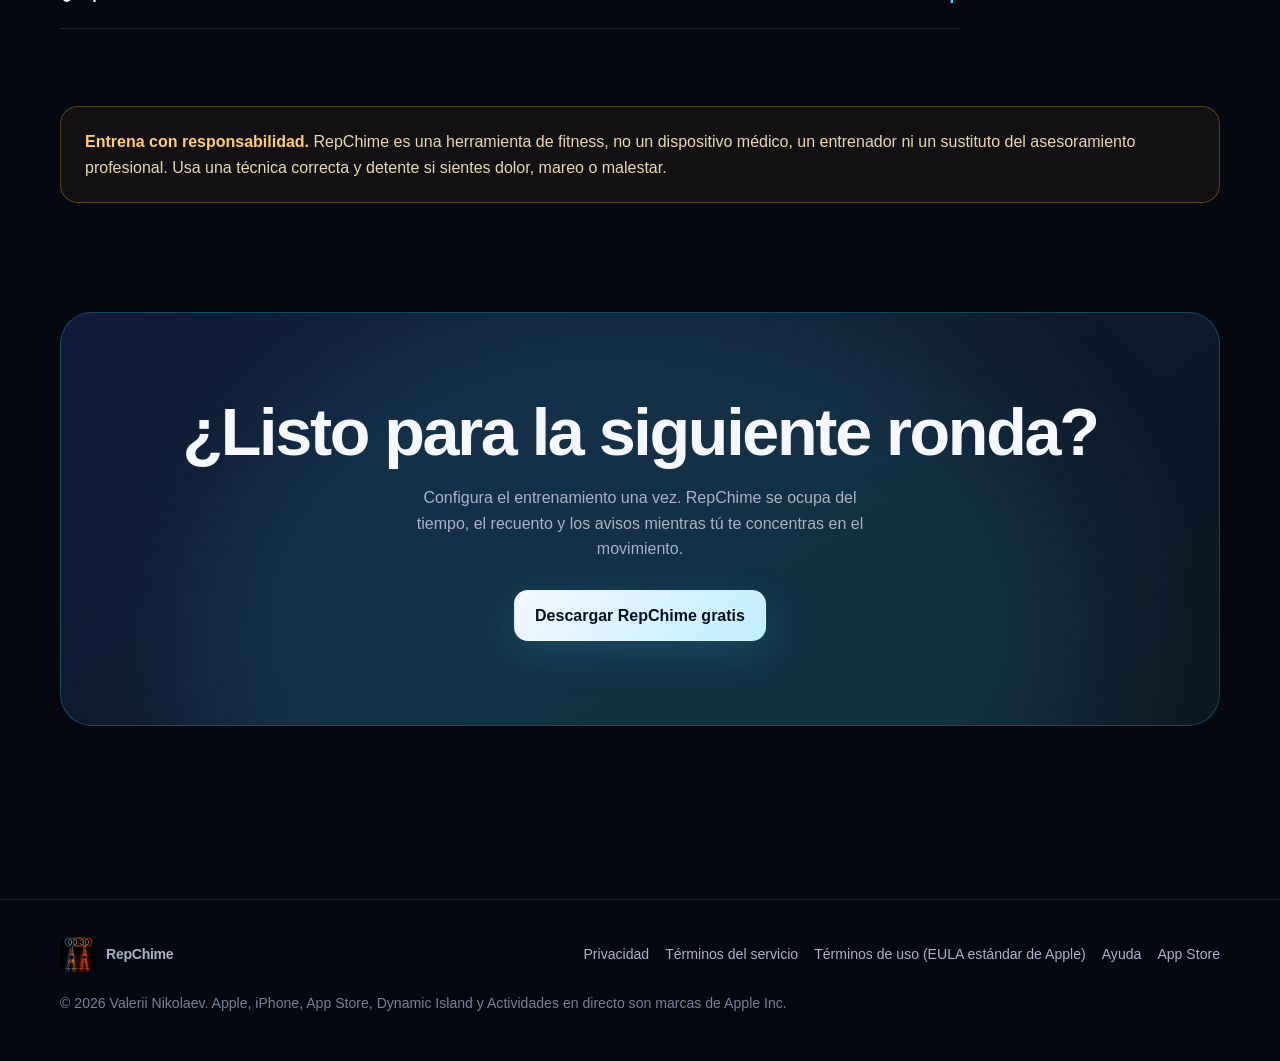
<file: latam/index.html>
<!doctype html>
<html lang="es-419">
<head>
  <meta charset="utf-8" />
  <meta name="viewport" content="width=device-width, initial-scale=1" />
  <meta name="robots" content="index, follow, max-image-preview:large" />
  <title>RepChime: temporizador HIIT y contador automático de repeticiones</title>
  <meta name="description" content="Crea entrenamientos HIIT, cuenta repeticiones con los sensores o la cámara frontal del iPhone, guarda rutinas y entrena con avisos de sonido y voz." />
  <link rel="canonical" href="https://repchime.app/latam/" />
  <link rel="alternate" hreflang="en" href="https://repchime.app/" />
  <link rel="alternate" hreflang="de" href="https://repchime.app/de/" />
  <link rel="alternate" hreflang="fr" href="https://repchime.app/fr/" />
  <link rel="alternate" hreflang="es-419" href="https://repchime.app/latam/" />
  <link rel="alternate" hreflang="pt-BR" href="https://repchime.app/pt-br/" />
  <link rel="alternate" hreflang="ja" href="https://repchime.app/ja/" />
  <link rel="alternate" hreflang="ko" href="https://repchime.app/ko/" />
  <link rel="alternate" hreflang="zh-Hans" href="https://repchime.app/zh-hans/" />
  <link rel="alternate" hreflang="zh-Hant" href="https://repchime.app/zh-hant/" />
  <link rel="alternate" hreflang="x-default" href="https://repchime.app/" />
  <meta name="theme-color" content="#050711" />
  <meta name="apple-itunes-app" content="app-id=1441675623" />
  <meta property="og:type" content="website" />
  <meta property="og:site_name" content="RepChime" />
  <meta property="og:locale" content="es_419" />
  <meta property="og:title" content="RepChime: tu entrenamiento, contado" />
  <meta property="og:description" content="Temporizador HIIT y contador automático de repeticiones para iPhone." />
  <meta property="og:url" content="https://repchime.app/latam/" />
  <meta property="og:image" content="https://repchime.app/assets/og.jpg" />
  <meta property="og:image:width" content="1200" />
  <meta property="og:image:height" content="630" />
  <meta property="og:image:alt" content="Temporizador HIIT y contador automático de repeticiones RepChime para iPhone" />
  <meta name="twitter:card" content="summary_large_image" />
  <meta name="twitter:title" content="RepChime: tu entrenamiento, contado" />
  <meta name="twitter:description" content="Temporizador HIIT y contador automático de repeticiones para iPhone." />
  <meta name="twitter:image" content="https://repchime.app/assets/og.jpg" />
  <meta name="twitter:image:alt" content="Temporizador HIIT y contador automático de repeticiones RepChime para iPhone" />
  <link rel="icon" type="image/png" sizes="32x32" href="../assets/favicon-32.png" />
  <link rel="apple-touch-icon" href="../assets/icon-180.png" />
  <link rel="manifest" href="../site.webmanifest" />
  <link rel="stylesheet" href="../assets/site.css" />
</head>
<body>
  <a class="skip-link" href="#main">Saltar al contenido</a>
  <header class="site-header"><div class="wrap nav">
    <a class="brand" href="#top" aria-label="Inicio de RepChime"><img src="../assets/icon-180.png" width="36" height="36" alt="" /><span>RepChime</span></a>
    <nav class="nav-links" aria-label="Navegación principal"><a href="#features">Funciones</a><a href="#screens">Pantallas</a><a href="#how-it-works">Cómo funciona</a><a href="#faq">Preguntas</a></nav>
      <details class="language"><summary aria-label="Elegir idioma">LATAM</summary><div class="language-menu"><a href="../" lang="en">English</a><a href="../de/" lang="de">Deutsch</a><a href="../fr/" lang="fr">Français</a><a href="./" lang="es-419" aria-current="page">Español (LATAM)</a><a href="../pt-br/" lang="pt-BR">Português (Brasil)</a><a href="../ja/" lang="ja">日本語</a><a href="../ko/" lang="ko">한국어</a><a href="../zh-hans/" lang="zh-Hans">简体中文</a><a href="../zh-hant/" lang="zh-Hant">繁體中文</a></div></details>
    <a class="button small header-cta" href="https://apps.apple.com/app/apple-store/id1441675623?pt=119355156&amp;ct=landing&amp;mt=8" rel="noopener">Descargar</a>
  </div></header>

  <main id="main">
    <section class="wrap hero" id="top">
      <div><span class="eyebrow">Temporizador HIIT + contador</span><h1>Tu entrenamiento, <span class="gradient-text">contado.</span></h1><p class="lead">RepChime combina un temporizador de intervalos preciso con el recuento automático de repeticiones. Configura la sesión, empieza a moverte y deja que el iPhone mantenga el ritmo.</p><div class="hero-actions"><a class="button" href="https://apps.apple.com/app/apple-store/id1441675623?pt=119355156&amp;ct=landing&amp;mt=8" rel="noopener">Descargar gratis en el App Store</a><a class="button secondary" href="#how-it-works">Ver cómo funciona</a></div><div class="hero-meta" aria-label="Ventajas de la app"><span>Descarga gratuita</span><span>Sin crear una cuenta</span><span>Diseñada para iPhone</span></div></div>
      <div class="hero-visual"><img src="../assets/screens/latam/1.webp" width="645" height="1398" alt="Temporizador HIIT de RepChime con progreso y rondas" fetchpriority="high" /><div class="floating-note"><strong>Progreso de un vistazo</strong>El borde luminoso muestra el intervalo activo sin añadir distracciones.</div></div>
    </section>

    <section class="wrap" aria-label="Resumen de RepChime"><div class="trust-strip"><div class="trust-item"><strong>2</strong><span>modos de entrenamiento</span></div><div class="trust-item"><strong>4</strong><span>ejercicios compatibles</span></div><div class="trust-item"><strong>11</strong><span>idiomas en el App Store</span></div><div class="trust-item"><strong>0</strong><span>cuentas que crear</span></div></div></section>

    <section class="wrap" id="features">
      <div class="section-head"><span class="eyebrow">Siempre al ritmo</span><h2>Una app para intervalos y repeticiones</h2><p>RepChime mantiene visible la estructura del entrenamiento y simplifica los controles, tanto si entrenas por tiempo como por objetivo de repeticiones.</p></div>
      <div class="feature-grid">
        <article class="feature-card"><span class="feature-icon" aria-hidden="true">01</span><h3>Recuento automático</h3><p>Usa movimiento, rotación, detección automática o la cámara frontal para contar los ejercicios compatibles.</p></article>
        <article class="feature-card"><span class="feature-icon" aria-hidden="true">02</span><h3>Temporizador HIIT flexible</h3><p>Configura Trabajo, Descanso, Preparación y rondas para circuitos cortos, isométricos o sesiones de intervalos.</p></article>
        <article class="feature-card"><span class="feature-icon" aria-hidden="true">03</span><h3>Progresión en escalera</h3><p>Aumenta o reduce el tiempo y los objetivos de repeticiones en cada ronda para progresar con una estructura clara.</p></article>
        <article class="feature-card"><span class="feature-icon" aria-hidden="true">04</span><h3>Avisos de sonido y voz</h3><p>No mires la pantalla: sigue los sonidos de cuenta atrás, los avisos de ronda y la guía de voz opcional de RepChime Pro.</p></article>
        <article class="feature-card"><span class="feature-icon" aria-hidden="true">05</span><h3>Rutinas reutilizables</h3><p>Guarda configuraciones de Temporizador y Contador, edita tus favoritas y empieza en pocos toques.</p></article>
        <article class="feature-card"><span class="feature-icon" aria-hidden="true">06</span><h3>Recuperación y avisos de fase</h3><p>Cuando vuelves, RepChime Pro recalcula la fase temporizada según el tiempo transcurrido. Las notificaciones programadas de iOS pueden avisar de cambios de fase; la app no se ejecuta continuamente en segundo plano.</p></article>
      </div>
    </section>

    <section class="showcase" id="screens">
      <div class="wrap section-head"><span class="eyebrow">Diseñada para concentrarte</span><h2>Todo el entrenamiento de un vistazo</h2><p>Los números grandes, las fases claras y la interfaz oscura se leen fácilmente entre series y a distancia.</p></div>
      <div class="screens" aria-label="Capturas de RepChime">
        <figure class="screen"><img src="../assets/screens/latam/1.webp" width="645" height="1398" loading="lazy" alt="Intervalo activo en RepChime" /><figcaption>Progreso visible del intervalo</figcaption></figure>
        <figure class="screen"><img src="../assets/screens/latam/2.webp" width="645" height="1398" loading="lazy" alt="Contador con cámara y sensores" /><figcaption>Recuento con cámara y sensores</figcaption></figure>
        <figure class="screen"><img src="../assets/screens/latam/3.webp" width="645" height="1398" loading="lazy" alt="Temporizador RepChime con tiempos personalizados de trabajo, descanso y preparación" /><figcaption>Intervalos personalizados</figcaption></figure>
        <figure class="screen"><img src="../assets/screens/latam/4.webp" width="645" height="1398" loading="lazy" alt="Escalera adaptativa del temporizador" /><figcaption>Escaleras de tiempo adaptativas</figcaption></figure>
        <figure class="screen"><img src="../assets/screens/latam/5.webp" width="645" height="1398" loading="lazy" alt="Ajustes de cuenta atrás sonora" /><figcaption>Cuentas atrás precisas</figcaption></figure>
        <figure class="screen"><img src="../assets/screens/latam/6.webp" width="645" height="1398" loading="lazy" alt="Intervalo activo de RepChime con indicaciones de voz" /><figcaption>Indicaciones de voz al entrenar</figcaption></figure>
        <figure class="screen"><img src="../assets/screens/latam/7.webp" width="645" height="1398" loading="lazy" alt="Escalera de objetivos de repeticiones" /><figcaption>Objetivos progresivos</figcaption></figure>
        <figure class="screen"><img src="../assets/screens/latam/8.webp" width="645" height="1398" loading="lazy" alt="Ajuste preciso de los pasos de objetivo en RepChime" /><figcaption>Pasos de objetivo precisos</figcaption></figure>
        <figure class="screen"><img src="../assets/screens/latam/9.webp" width="645" height="1398" loading="lazy" alt="Temporizador RepChime recuperado después de una pausa" /><figcaption>Recuperación fiable del temporizador</figcaption></figure>
        <figure class="screen"><img src="../assets/screens/latam/10.webp" width="645" height="1398" loading="lazy" alt="Lista de entrenamientos personalizados" /><figcaption>Rutinas personalizadas</figcaption></figure>
      </div>
    </section>

    <section class="wrap" id="how-it-works">
      <div class="section-head"><span class="eyebrow">Dos formas de entrenar</span><h2>Elige tiempo o repeticiones</h2><p>Los dos modos siguen el mismo flujo: configura una sesión, pulsa Iniciar y sigue el ritmo visual y sonoro.</p></div>
      <div class="modes">
        <article class="mode"><span class="eyebrow">Modo Temporizador</span><h3>Estructura cada intervalo</h3><p>Crea sesiones HIIT, de movilidad o isométricas con tiempos separados para Trabajo, Descanso y Preparación. Añade rondas, cuentas atrás y escaleras.</p><div class="mode-list"><span>Trabajo</span><span>Descanso</span><span>Preparación</span><span>Rondas</span><span>Escalera de tiempo</span></div></article>
        <article class="mode"><span class="eyebrow">Modo Contador</span><h3>Deja que el iPhone cuente</h3><p>Marca un objetivo y elige detección por movimiento, rotación, automática o cámara frontal. RepChime admite flexiones, abdominales, dominadas y sentadillas.</p><div class="mode-list"><span>Movimiento</span><span>Rotación</span><span>Auto</span><span>Cámara frontal</span><span>Escalera de objetivo</span></div></article>
      </div>
    </section>

    <section class="wrap"><div class="video-layout"><div class="video-card"><a class="video-trigger" href="https://www.youtube.com/shorts/Ol8lmMXbHXE" target="_blank" rel="noopener noreferrer" data-video="Ol8lmMXbHXE" aria-label="Reproducir Workout With My Bro – RepChime en YouTube"><img src="../assets/repchime-short.jpg" width="1280" height="720" loading="lazy" alt="Miniatura de una sesión de calistenia con RepChime" /><span class="play" aria-hidden="true">▶</span></a></div><div class="video-copy"><span class="eyebrow">RepChime en acción</span><h2>Un ritmo de entrenamiento para compartir</h2><p>RepChime mantiene visibles los intervalos y las repeticiones mientras entrenas. Este Short muestra una sesión real de calistenia usando la app.</p><span class="video-label">Workout With My Bro · RepChime</span></div></div></section>

    <section class="wrap" id="faq"><div class="section-head"><span class="eyebrow">Respuestas claras</span><h2>Preguntas frecuentes</h2></div><div class="faq-list">
      <details><summary>¿Qué hace RepChime?</summary><p>RepChime es una utilidad de fitness para iPhone con un temporizador HIIT configurable y un contador que puede seguir repeticiones compatibles mediante los sensores o la cámara frontal.</p></details>
      <details><summary>¿Qué ejercicios puede contar?</summary><p>La ficha actual del App Store menciona flexiones, abdominales, dominadas y sentadillas. Los modos disponibles varían según el ejercicio; la cámara frontal está disponible para flexiones.</p></details>
      <details><summary>¿Puedo guardar mis entrenamientos?</summary><p>Sí. Puedes guardar rutinas de Temporizador y Contador. RepChime Pro añade más espacios y el flujo de edición completo.</p></details>
      <details><summary>¿RepChime necesita una cuenta?</summary><p>No. Las rutinas y los ajustes están diseñados para permanecer en el dispositivo. Apple gestiona las compras y el estado del acceso.</p></details>
    </div></section>

    <section class="wrap safety"><div class="notice"><strong>Entrena con responsabilidad.</strong> RepChime es una herramienta de fitness, no un dispositivo médico, un entrenador ni un sustituto del asesoramiento profesional. Usa una técnica correcta y detente si sientes dolor, mareo o malestar.</div></section>
    <section class="wrap"><div class="cta-band"><h2>¿Listo para la siguiente ronda?</h2><p>Configura el entrenamiento una vez. RepChime se ocupa del tiempo, el recuento y los avisos mientras tú te concentras en el movimiento.</p><a class="button" href="https://apps.apple.com/app/apple-store/id1441675623?pt=119355156&amp;ct=landing&amp;mt=8" rel="noopener">Descargar RepChime gratis</a></div></section>
  </main>

  <footer><div class="wrap"><div class="footer-top"><a class="brand" href="#top"><img src="../assets/icon-180.png" width="36" height="36" alt="" /><span>RepChime</span></a><nav class="footer-links" aria-label="Enlaces legales y de ayuda"><a href="/legals/privacy/">Privacidad</a><a href="/legals/term-of-service/">Términos del servicio</a><a href="https://www.apple.com/legal/internet-services/itunes/dev/stdeula/">Términos de uso (EULA estándar de Apple)</a><a href="https://valnikodeveloper.github.io/support/?app=repchime">Ayuda</a><a href="https://apps.apple.com/app/apple-store/id1441675623?pt=119355156&amp;ct=landing&amp;mt=8">App Store</a></nav></div><p class="copyright">© <span id="year">2026</span> Valerii Nikolaev. Apple, iPhone, App Store, Dynamic Island y Actividades en directo son marcas de Apple Inc.</p></div></footer>
  <script src="../assets/site.js?v=2"></script>
  <script type="application/ld+json">{"@context":"https://schema.org","@graph":[{"@type":"SoftwareApplication","name":"RepChime","alternateName":"HIIT Timer Counter - RepChime","operatingSystem":"iOS","applicationCategory":"HealthApplication","url":"https://repchime.app/latam/","downloadUrl":"https://apps.apple.com/app/id1441675623","description":"RepChime es un temporizador HIIT y contador automático de repeticiones para iPhone con detección por sensores y cámara frontal, rutinas, progresión en escalera y cuentas atrás sonoras.","inLanguage":"es-419","author":{"@type":"Person","name":"Valerii Nikolaev"},"offers":{"@type":"Offer","price":"0","priceCurrency":"USD"}},{"@type":"FAQPage","inLanguage":"es-419","mainEntity":[{"@type":"Question","name":"¿Qué hace RepChime?","acceptedAnswer":{"@type":"Answer","text":"RepChime combina un temporizador HIIT configurable con el recuento automático mediante sensores del iPhone o cámara frontal."}},{"@type":"Question","name":"¿RepChime necesita una cuenta?","acceptedAnswer":{"@type":"Answer","text":"No. Las rutinas y los ajustes están diseñados para permanecer en el dispositivo."}}]}]}</script>
</body>
</html>
</file>
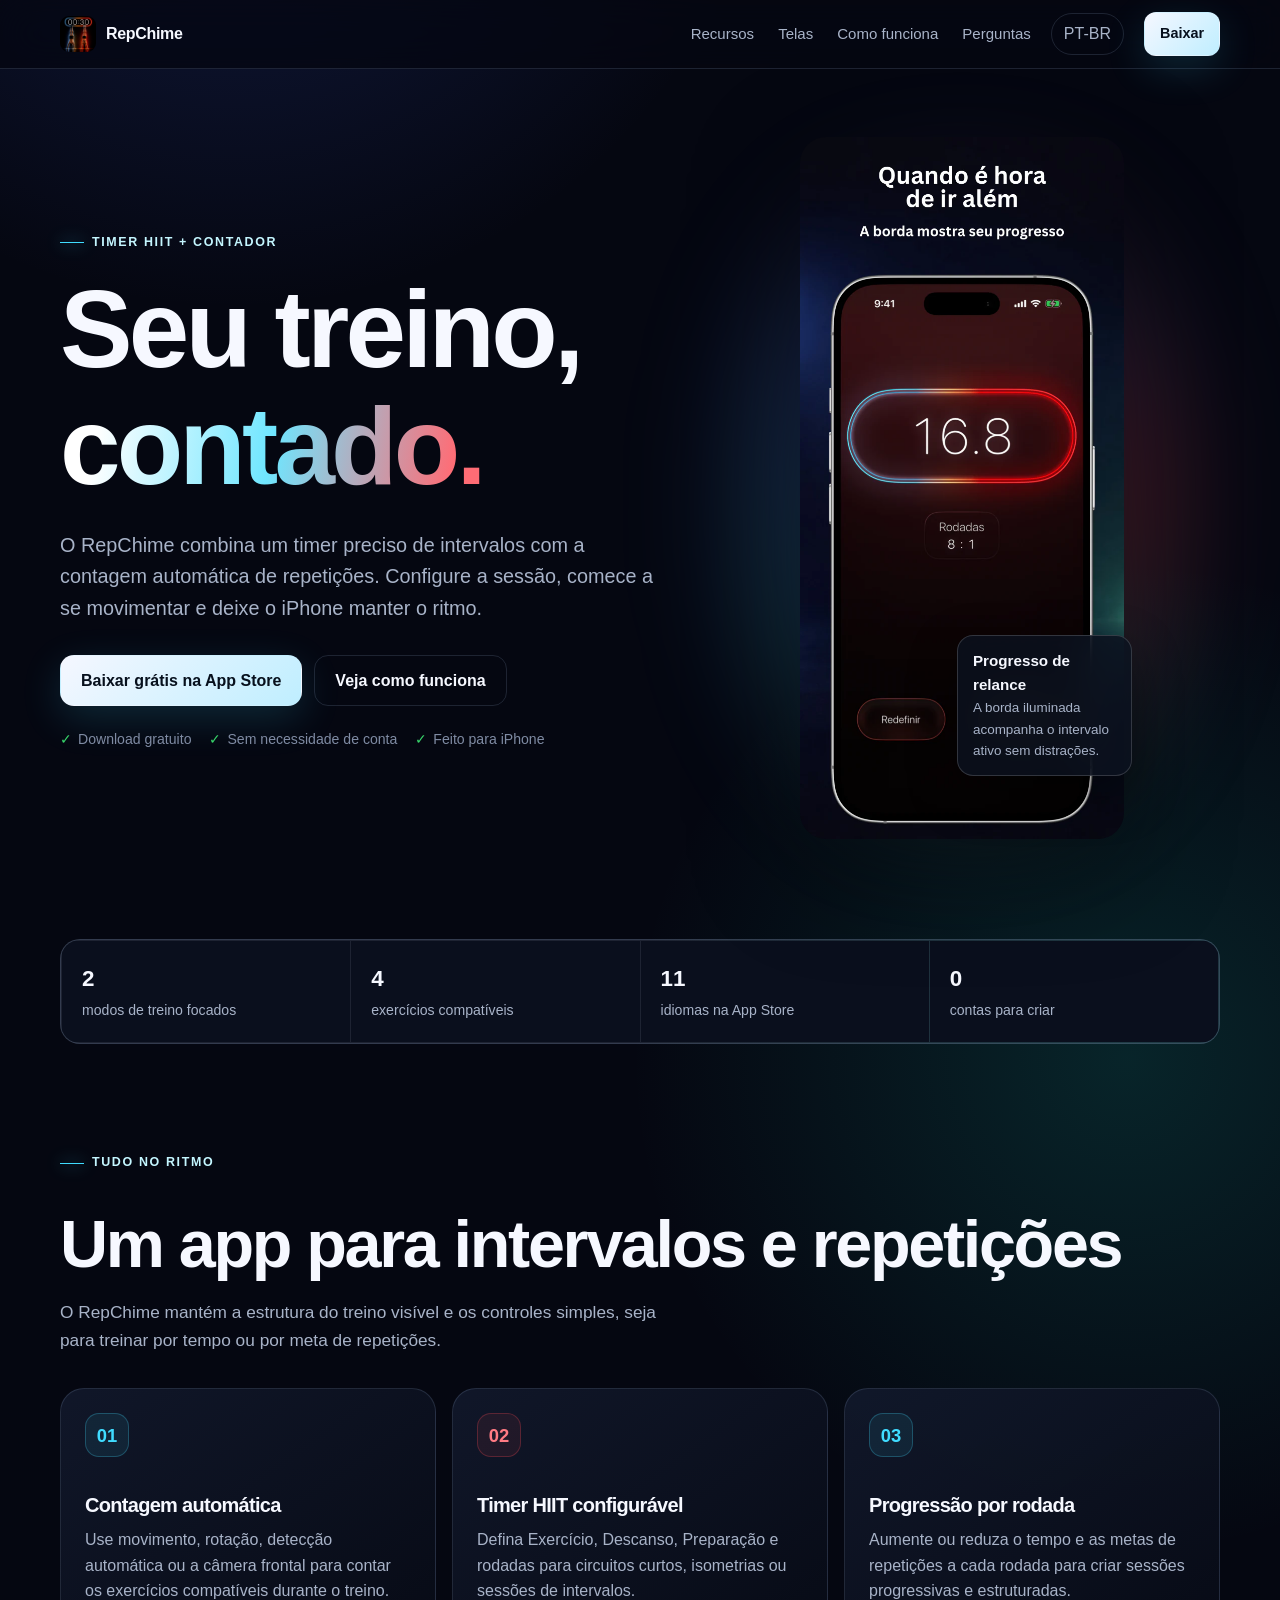
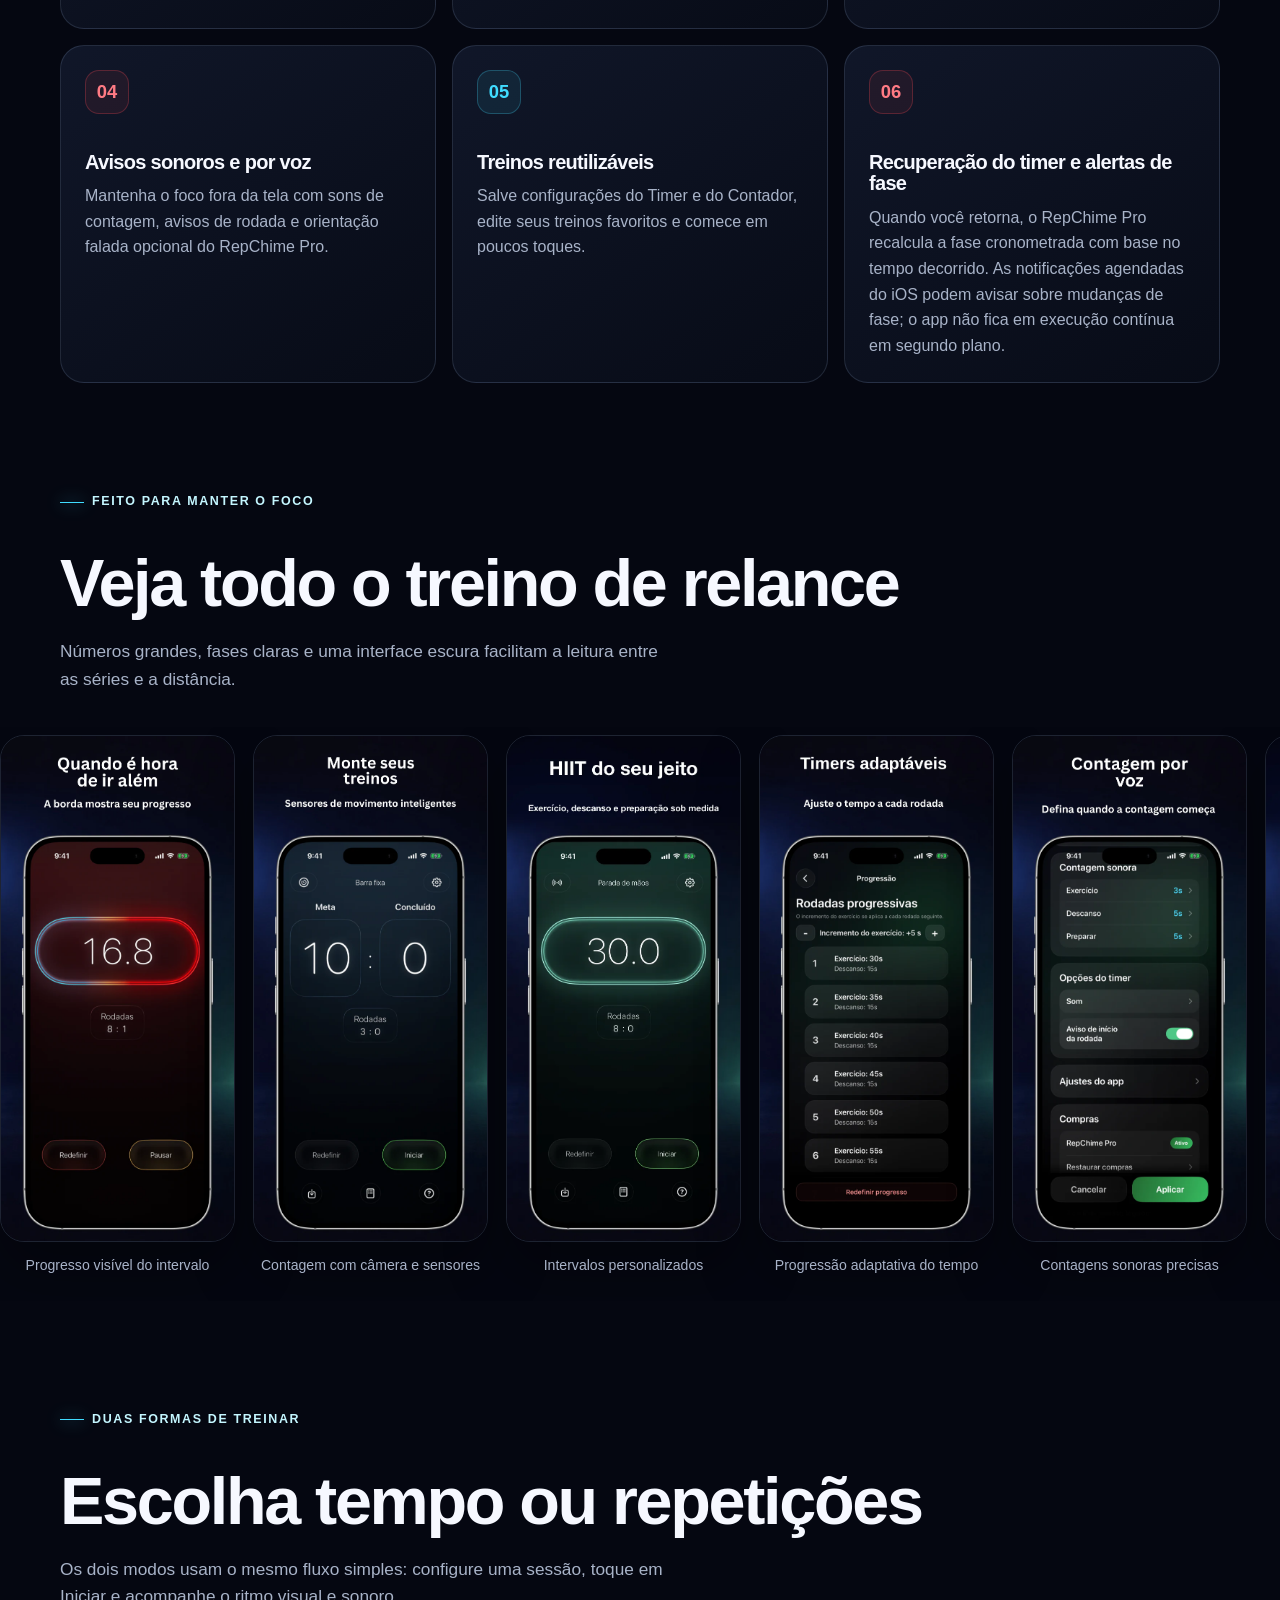
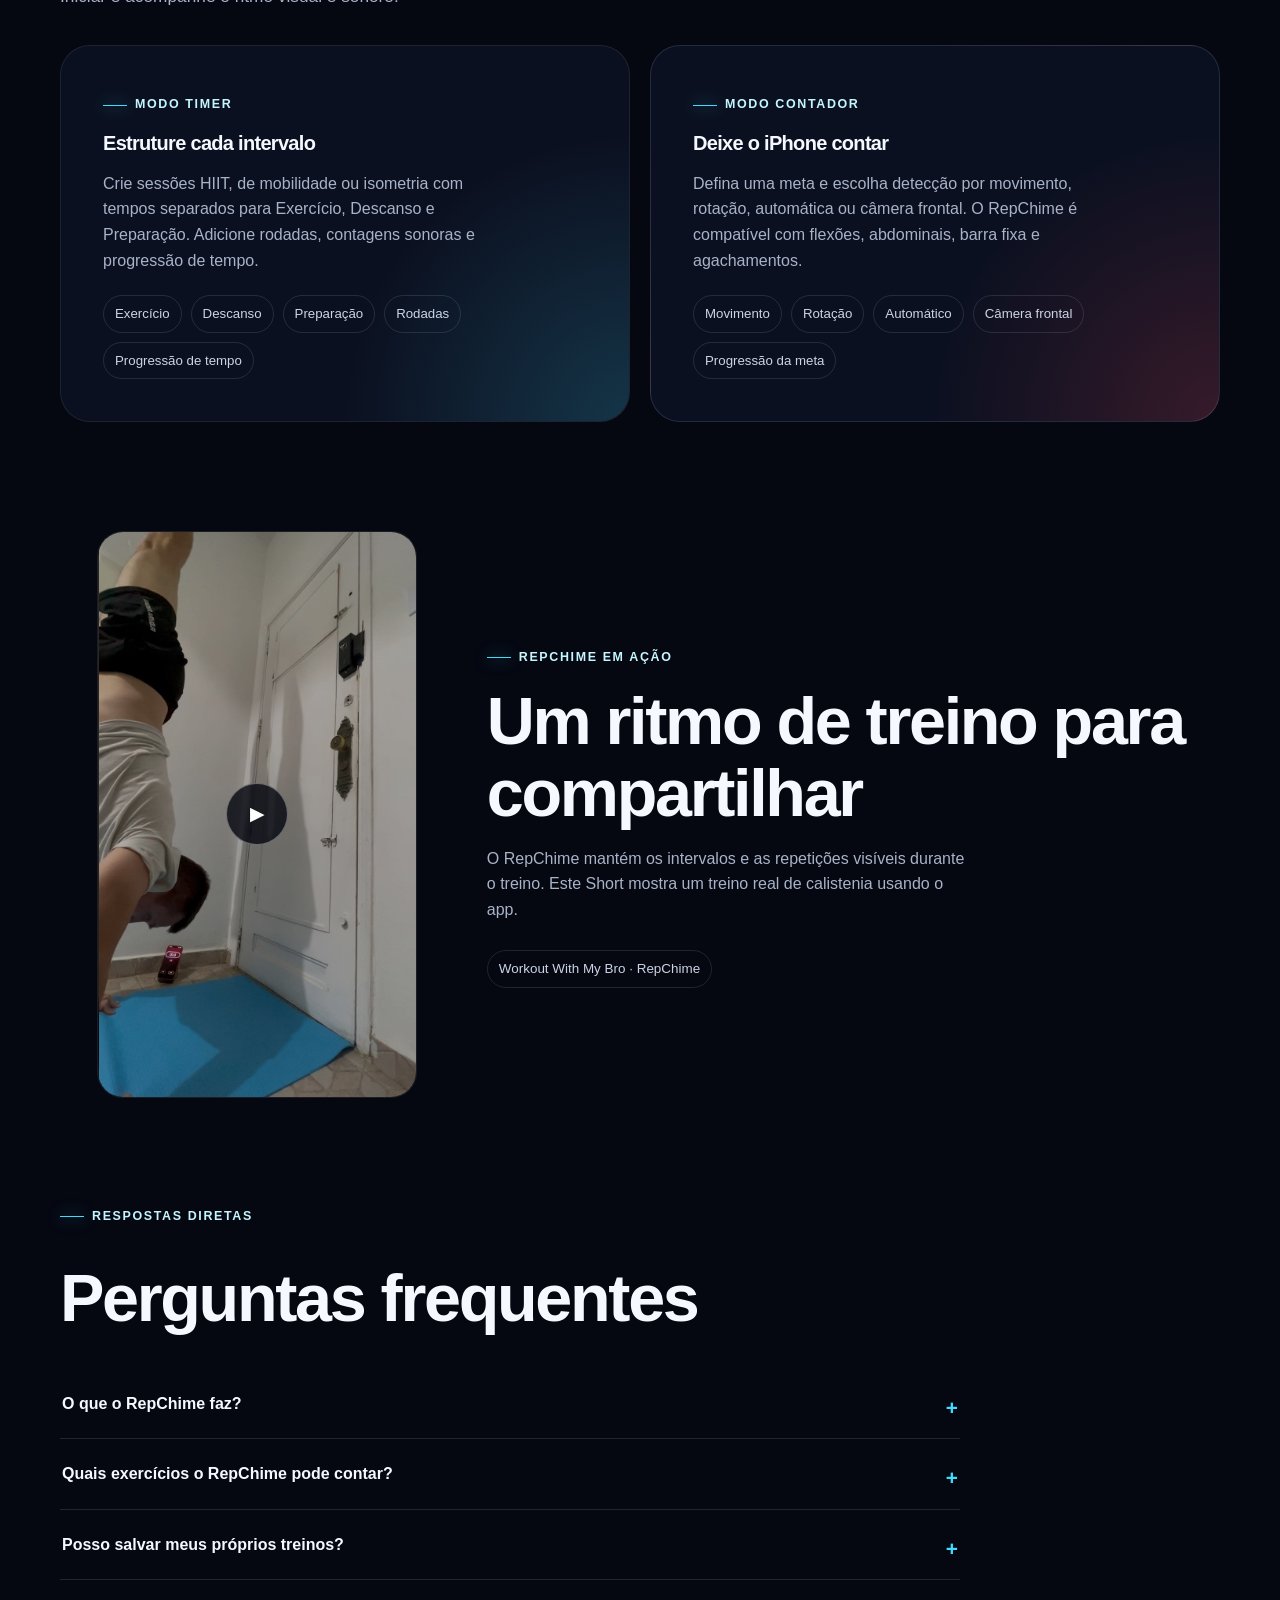
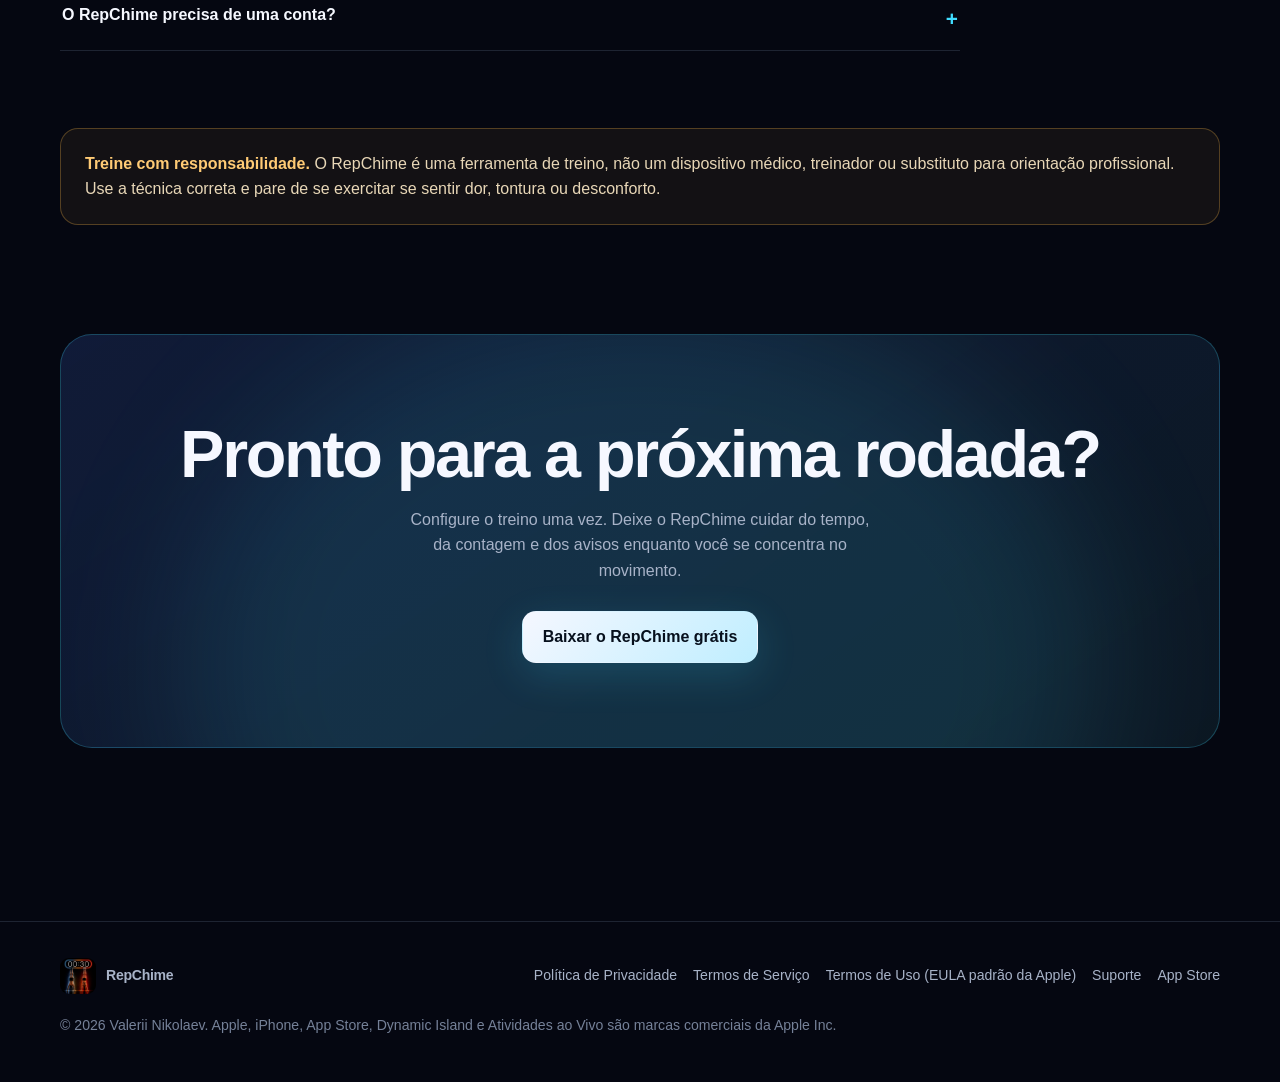
<file: pt-br/index.html>
<!doctype html>
<html lang="pt-BR">
<head>
  <meta charset="utf-8" />
  <meta name="viewport" content="width=device-width, initial-scale=1" />
  <meta name="robots" content="index, follow, max-image-preview:large" />
  <title>RepChime: timer HIIT e contador automático de repetições</title>
  <meta name="description" content="Crie treinos HIIT, conte repetições com os sensores ou a câmera frontal do iPhone, salve treinos e exercite-se com avisos sonoros e por voz." />
  <link rel="canonical" href="https://repchime.app/pt-br/" />
  <link rel="alternate" hreflang="en" href="https://repchime.app/" />
  <link rel="alternate" hreflang="de" href="https://repchime.app/de/" />
  <link rel="alternate" hreflang="fr" href="https://repchime.app/fr/" />
  <link rel="alternate" hreflang="es-419" href="https://repchime.app/latam/" />
  <link rel="alternate" hreflang="pt-BR" href="https://repchime.app/pt-br/" />
  <link rel="alternate" hreflang="ja" href="https://repchime.app/ja/" />
  <link rel="alternate" hreflang="ko" href="https://repchime.app/ko/" />
  <link rel="alternate" hreflang="zh-Hans" href="https://repchime.app/zh-hans/" />
  <link rel="alternate" hreflang="zh-Hant" href="https://repchime.app/zh-hant/" />
  <link rel="alternate" hreflang="x-default" href="https://repchime.app/" />
  <meta name="theme-color" content="#050711" />
  <meta name="apple-itunes-app" content="app-id=1441675623" />
  <meta property="og:type" content="website" />
  <meta property="og:site_name" content="RepChime" />
  <meta property="og:locale" content="pt_BR" />
  <meta property="og:title" content="RepChime: seu treino, contado" />
  <meta property="og:description" content="Timer HIIT e contador automático de repetições para iPhone." />
  <meta property="og:url" content="https://repchime.app/pt-br/" />
  <meta property="og:image" content="https://repchime.app/assets/og.jpg" />
  <meta property="og:image:width" content="1200" />
  <meta property="og:image:height" content="630" />
  <meta property="og:image:alt" content="Timer HIIT e contador automático de repetições RepChime para iPhone" />
  <meta name="twitter:card" content="summary_large_image" />
  <meta name="twitter:title" content="RepChime: seu treino, contado" />
  <meta name="twitter:description" content="Timer HIIT e contador automático de repetições para iPhone." />
  <meta name="twitter:image" content="https://repchime.app/assets/og.jpg" />
  <meta name="twitter:image:alt" content="Timer HIIT e contador automático de repetições RepChime para iPhone" />
  <link rel="icon" type="image/png" sizes="32x32" href="../assets/favicon-32.png" />
  <link rel="apple-touch-icon" href="../assets/icon-180.png" />
  <link rel="manifest" href="../site.webmanifest" />
  <link rel="stylesheet" href="../assets/site.css" />
</head>
<body>
  <a class="skip-link" href="#main">Ir para o conteúdo</a>
  <header class="site-header"><div class="wrap nav">
    <a class="brand" href="#top" aria-label="Página inicial do RepChime"><img src="../assets/icon-180.png" width="36" height="36" alt="" /><span>RepChime</span></a>
    <nav class="nav-links" aria-label="Navegação principal"><a href="#features">Recursos</a><a href="#screens">Telas</a><a href="#how-it-works">Como funciona</a><a href="#faq">Perguntas</a></nav>
    <details class="language"><summary aria-label="Escolher idioma">PT-BR</summary><div class="language-menu"><a href="../" lang="en">English</a><a href="../de/" lang="de">Deutsch</a><a href="../fr/" lang="fr">Français</a><a href="../latam/" lang="es-419">Español (LATAM)</a><a href="./" lang="pt-BR" aria-current="page">Português (Brasil)</a><a href="../ja/" lang="ja">日本語</a><a href="../ko/" lang="ko">한국어</a><a href="../zh-hans/" lang="zh-Hans">简体中文</a><a href="../zh-hant/" lang="zh-Hant">繁體中文</a></div></details>
    <a class="button small header-cta" href="https://apps.apple.com/app/apple-store/id1441675623?pt=119355156&amp;ct=landing&amp;mt=8" rel="noopener">Baixar</a>
  </div></header>

  <main id="main">
    <section class="wrap hero" id="top">
      <div><span class="eyebrow">Timer HIIT + contador</span><h1>Seu treino, <span class="gradient-text">contado.</span></h1><p class="lead">O RepChime combina um timer preciso de intervalos com a contagem automática de repetições. Configure a sessão, comece a se movimentar e deixe o iPhone manter o ritmo.</p><div class="hero-actions"><a class="button" href="https://apps.apple.com/app/apple-store/id1441675623?pt=119355156&amp;ct=landing&amp;mt=8" rel="noopener">Baixar grátis na App Store</a><a class="button secondary" href="#how-it-works">Veja como funciona</a></div><div class="hero-meta" aria-label="Destaques do app"><span>Download gratuito</span><span>Sem necessidade de conta</span><span>Feito para iPhone</span></div></div>
      <div class="hero-visual"><img src="../assets/screens/pt-br/1.webp" width="645" height="1398" alt="Timer HIIT do RepChime mostrando o progresso e as rodadas do treino" fetchpriority="high" /><div class="floating-note"><strong>Progresso de relance</strong>A borda iluminada acompanha o intervalo ativo sem distrações.</div></div>
    </section>

    <section class="wrap" aria-label="Visão geral do RepChime"><div class="trust-strip"><div class="trust-item"><strong>2</strong><span>modos de treino focados</span></div><div class="trust-item"><strong>4</strong><span>exercícios compatíveis</span></div><div class="trust-item"><strong>11</strong><span>idiomas na App Store</span></div><div class="trust-item"><strong>0</strong><span>contas para criar</span></div></div></section>

    <section class="wrap" id="features">
      <div class="section-head"><span class="eyebrow">Tudo no ritmo</span><h2>Um app para intervalos e repetições</h2><p>O RepChime mantém a estrutura do treino visível e os controles simples, seja para treinar por tempo ou por meta de repetições.</p></div>
      <div class="feature-grid">
        <article class="feature-card"><span class="feature-icon" aria-hidden="true">01</span><h3>Contagem automática</h3><p>Use movimento, rotação, detecção automática ou a câmera frontal para contar os exercícios compatíveis durante o treino.</p></article>
        <article class="feature-card"><span class="feature-icon" aria-hidden="true">02</span><h3>Timer HIIT configurável</h3><p>Defina Exercício, Descanso, Preparação e rodadas para circuitos curtos, isometrias ou sessões de intervalos.</p></article>
        <article class="feature-card"><span class="feature-icon" aria-hidden="true">03</span><h3>Progressão por rodada</h3><p>Aumente ou reduza o tempo e as metas de repetições a cada rodada para criar sessões progressivas e estruturadas.</p></article>
        <article class="feature-card"><span class="feature-icon" aria-hidden="true">04</span><h3>Avisos sonoros e por voz</h3><p>Mantenha o foco fora da tela com sons de contagem, avisos de rodada e orientação falada opcional do RepChime Pro.</p></article>
        <article class="feature-card"><span class="feature-icon" aria-hidden="true">05</span><h3>Treinos reutilizáveis</h3><p>Salve configurações do Timer e do Contador, edite seus treinos favoritos e comece em poucos toques.</p></article>
        <article class="feature-card"><span class="feature-icon" aria-hidden="true">06</span><h3>Recuperação do timer e alertas de fase</h3><p>Quando você retorna, o RepChime Pro recalcula a fase cronometrada com base no tempo decorrido. As notificações agendadas do iOS podem avisar sobre mudanças de fase; o app não fica em execução contínua em segundo plano.</p></article>
      </div>
    </section>

    <section class="showcase" id="screens">
      <div class="wrap section-head"><span class="eyebrow">Feito para manter o foco</span><h2>Veja todo o treino de relance</h2><p>Números grandes, fases claras e uma interface escura facilitam a leitura entre as séries e a distância.</p></div>
      <div class="screens" aria-label="Capturas de tela do RepChime">
        <figure class="screen"><img src="../assets/screens/pt-br/1.webp" width="645" height="1398" loading="lazy" alt="Intervalo ativo no timer do RepChime" /><figcaption>Progresso visível do intervalo</figcaption></figure>
        <figure class="screen"><img src="../assets/screens/pt-br/2.webp" width="645" height="1398" loading="lazy" alt="Contador do RepChime com câmera e sensores" /><figcaption>Contagem com câmera e sensores</figcaption></figure>
        <figure class="screen"><img src="../assets/screens/pt-br/3.webp" width="645" height="1398" loading="lazy" alt="Timer do RepChime com tempos personalizados de exercício, descanso e preparação" /><figcaption>Intervalos personalizados</figcaption></figure>
        <figure class="screen"><img src="../assets/screens/pt-br/4.webp" width="645" height="1398" loading="lazy" alt="Ajustes de progressão adaptativa do timer" /><figcaption>Progressão adaptativa do tempo</figcaption></figure>
        <figure class="screen"><img src="../assets/screens/pt-br/5.webp" width="645" height="1398" loading="lazy" alt="Ajustes da contagem sonora" /><figcaption>Contagens sonoras precisas</figcaption></figure>
        <figure class="screen"><img src="../assets/screens/pt-br/6.webp" width="645" height="1398" loading="lazy" alt="Intervalo ativo do RepChime com avisos de voz" /><figcaption>Avisos de voz durante o treino</figcaption></figure>
        <figure class="screen"><img src="../assets/screens/pt-br/7.webp" width="645" height="1398" loading="lazy" alt="Progressão das metas de repetições" /><figcaption>Metas progressivas de repetições</figcaption></figure>
        <figure class="screen"><img src="../assets/screens/pt-br/8.webp" width="645" height="1398" loading="lazy" alt="Ajuste preciso dos passos da meta no RepChime" /><figcaption>Passos precisos da meta</figcaption></figure>
        <figure class="screen"><img src="../assets/screens/pt-br/9.webp" width="645" height="1398" loading="lazy" alt="Timer do RepChime retomado após uma pausa" /><figcaption>Retomada confiável do timer</figcaption></figure>
        <figure class="screen"><img src="../assets/screens/pt-br/10.webp" width="645" height="1398" loading="lazy" alt="Lista de treinos personalizados salvos" /><figcaption>Treinos personalizados</figcaption></figure>
        <figure class="screen"><img src="../assets/screens/pt-br/13.webp" width="645" height="1398" loading="lazy" alt="Ajustes detalhados de treino por repetições no RepChime" /><figcaption>Ajustes completos do treino</figcaption></figure>
      </div>
    </section>

    <section class="wrap" id="how-it-works">
      <div class="section-head"><span class="eyebrow">Duas formas de treinar</span><h2>Escolha tempo ou repetições</h2><p>Os dois modos usam o mesmo fluxo simples: configure uma sessão, toque em Iniciar e acompanhe o ritmo visual e sonoro.</p></div>
      <div class="modes">
        <article class="mode"><span class="eyebrow">Modo Timer</span><h3>Estruture cada intervalo</h3><p>Crie sessões HIIT, de mobilidade ou isometria com tempos separados para Exercício, Descanso e Preparação. Adicione rodadas, contagens sonoras e progressão de tempo.</p><div class="mode-list"><span>Exercício</span><span>Descanso</span><span>Preparação</span><span>Rodadas</span><span>Progressão de tempo</span></div></article>
        <article class="mode"><span class="eyebrow">Modo Contador</span><h3>Deixe o iPhone contar</h3><p>Defina uma meta e escolha detecção por movimento, rotação, automática ou câmera frontal. O RepChime é compatível com flexões, abdominais, barra fixa e agachamentos.</p><div class="mode-list"><span>Movimento</span><span>Rotação</span><span>Automático</span><span>Câmera frontal</span><span>Progressão da meta</span></div></article>
      </div>
    </section>

    <section class="wrap"><div class="video-layout"><div class="video-card"><a class="video-trigger" href="https://www.youtube.com/shorts/Ol8lmMXbHXE" target="_blank" rel="noopener noreferrer" data-video="Ol8lmMXbHXE" aria-label="Assistir Workout With My Bro – RepChime no YouTube"><img src="../assets/repchime-short.jpg" width="1280" height="720" loading="lazy" alt="Miniatura de um treino de calistenia com o RepChime" /><span class="play" aria-hidden="true">▶</span></a></div><div class="video-copy"><span class="eyebrow">RepChime em ação</span><h2>Um ritmo de treino para compartilhar</h2><p>O RepChime mantém os intervalos e as repetições visíveis durante o treino. Este Short mostra um treino real de calistenia usando o app.</p><span class="video-label">Workout With My Bro · RepChime</span></div></div></section>

    <section class="wrap" id="faq"><div class="section-head"><span class="eyebrow">Respostas diretas</span><h2>Perguntas frequentes</h2></div><div class="faq-list">
      <details><summary>O que o RepChime faz?</summary><p>O RepChime é um app de treino para iPhone com um timer HIIT configurável e um contador que acompanha repetições compatíveis usando os sensores ou a câmera frontal.</p></details>
      <details><summary>Quais exercícios o RepChime pode contar?</summary><p>A página atual na App Store menciona flexões, abdominais, barra fixa e agachamentos. Os modos de detecção variam conforme o exercício; a contagem pela câmera frontal está disponível para flexões.</p></details>
      <details><summary>Posso salvar meus próprios treinos?</summary><p>Sim. Você pode salvar treinos do Timer e do Contador. O RepChime Pro adiciona mais espaços e o fluxo completo de edição.</p></details>
      <details><summary>O RepChime precisa de uma conta?</summary><p>Não. Os treinos e ajustes foram criados para permanecer no dispositivo. A Apple gerencia as compras e o status do acesso.</p></details>
    </div></section>

    <section class="wrap safety"><div class="notice"><strong>Treine com responsabilidade.</strong> O RepChime é uma ferramenta de treino, não um dispositivo médico, treinador ou substituto para orientação profissional. Use a técnica correta e pare de se exercitar se sentir dor, tontura ou desconforto.</div></section>
    <section class="wrap"><div class="cta-band"><h2>Pronto para a próxima rodada?</h2><p>Configure o treino uma vez. Deixe o RepChime cuidar do tempo, da contagem e dos avisos enquanto você se concentra no movimento.</p><a class="button" href="https://apps.apple.com/app/apple-store/id1441675623?pt=119355156&amp;ct=landing&amp;mt=8" rel="noopener">Baixar o RepChime grátis</a></div></section>
  </main>

  <footer><div class="wrap"><div class="footer-top"><a class="brand" href="#top"><img src="../assets/icon-180.png" width="36" height="36" alt="" /><span>RepChime</span></a><nav class="footer-links" aria-label="Links legais e de suporte"><a href="/legals/privacy/">Política de Privacidade</a><a href="/legals/term-of-service/">Termos de Serviço</a><a href="https://www.apple.com/legal/internet-services/itunes/dev/stdeula/">Termos de Uso (EULA padrão da Apple)</a><a href="https://valnikodeveloper.github.io/support/?app=repchime">Suporte</a><a href="https://apps.apple.com/app/apple-store/id1441675623?pt=119355156&amp;ct=landing&amp;mt=8">App Store</a></nav></div><p class="copyright">© <span id="year">2026</span> Valerii Nikolaev. Apple, iPhone, App Store, Dynamic Island e Atividades ao Vivo são marcas comerciais da Apple Inc.</p></div></footer>
  <script src="../assets/site.js?v=2"></script>
  <script type="application/ld+json">{"@context":"https://schema.org","@graph":[{"@type":"SoftwareApplication","name":"RepChime","alternateName":"HIIT Timer Counter - RepChime","operatingSystem":"iOS","applicationCategory":"HealthApplication","url":"https://repchime.app/pt-br/","downloadUrl":"https://apps.apple.com/app/id1441675623","description":"O RepChime é um timer HIIT e contador automático de repetições para iPhone com detecção por sensores e câmera frontal, treinos salvos, progressão por rodada e contagens sonoras.","inLanguage":"pt-BR","author":{"@type":"Person","name":"Valerii Nikolaev"},"offers":{"@type":"Offer","price":"0","priceCurrency":"BRL"}},{"@type":"FAQPage","inLanguage":"pt-BR","mainEntity":[{"@type":"Question","name":"O que o RepChime faz?","acceptedAnswer":{"@type":"Answer","text":"O RepChime combina um timer HIIT configurável com a contagem automática por sensores do iPhone ou câmera frontal."}},{"@type":"Question","name":"O RepChime precisa de uma conta?","acceptedAnswer":{"@type":"Answer","text":"Não. Os treinos e ajustes foram criados para permanecer no dispositivo."}}]}]}</script>
</body>
</html>
</file>
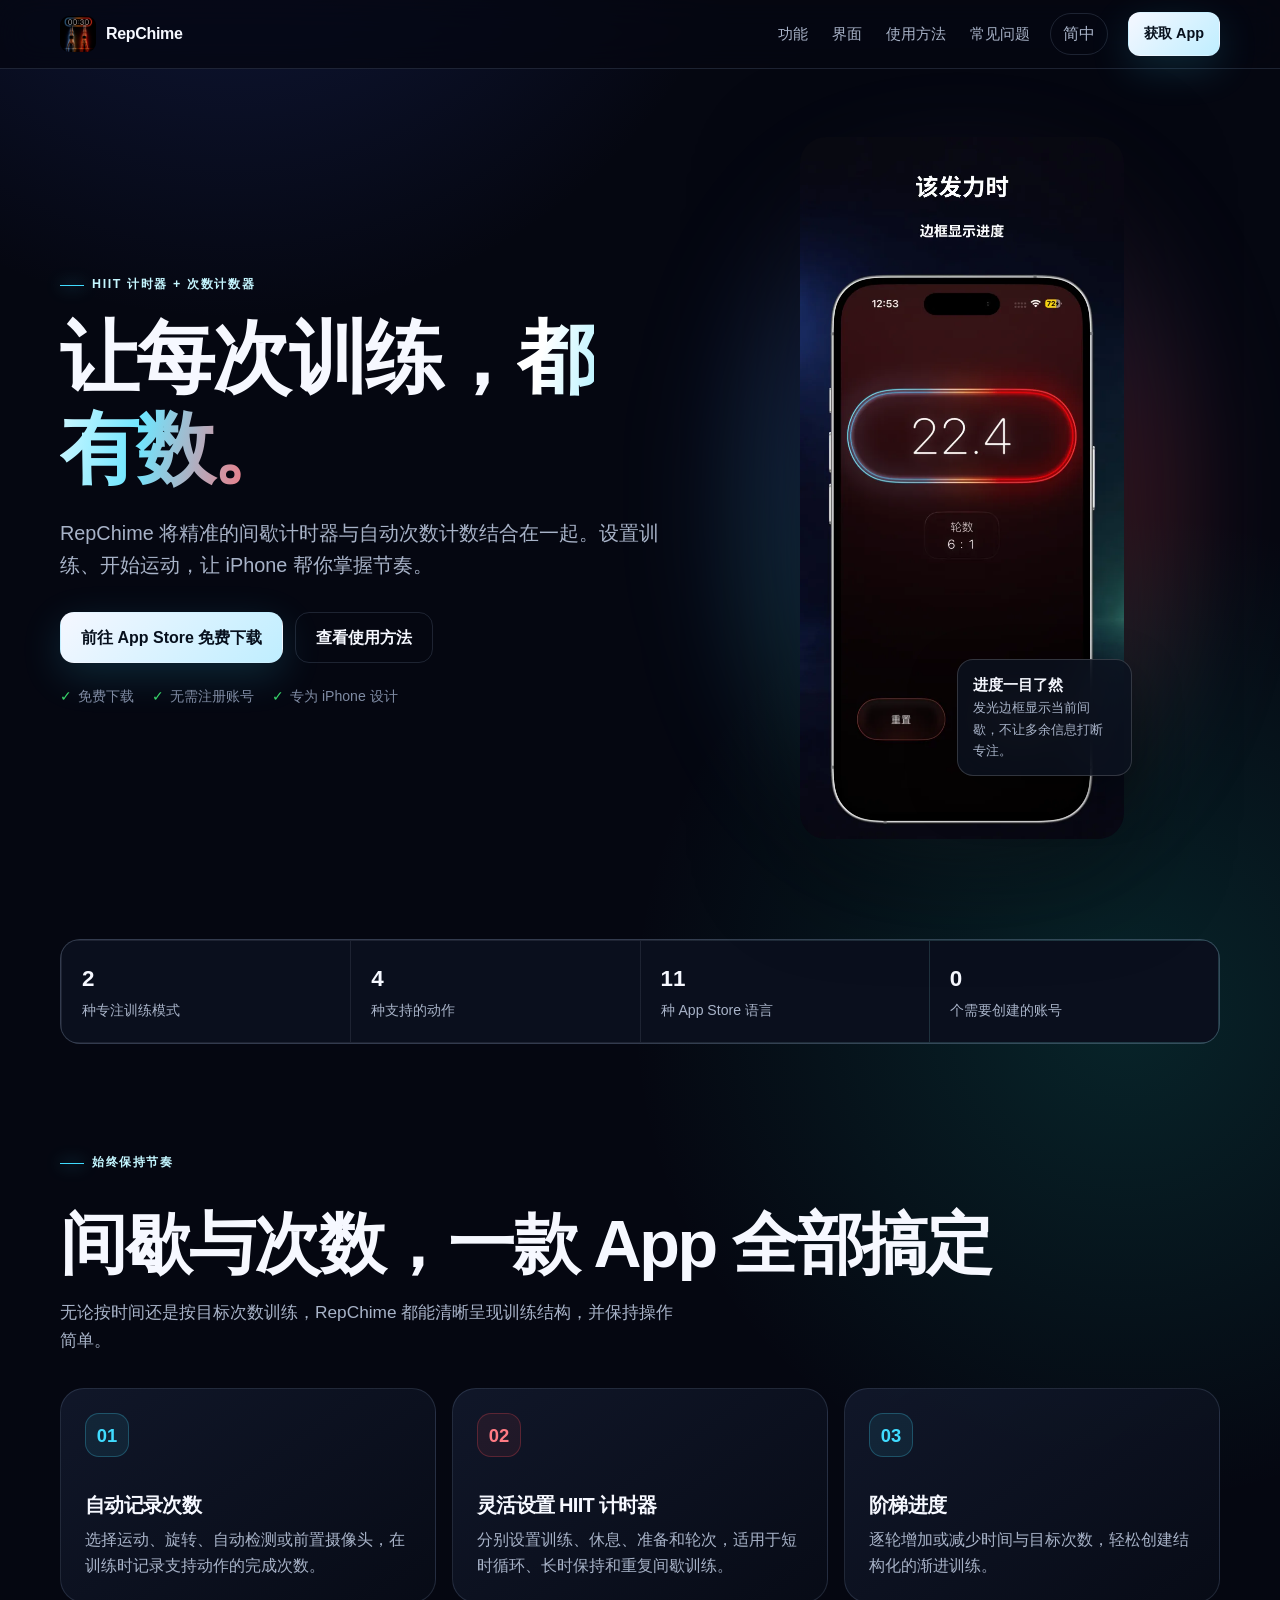
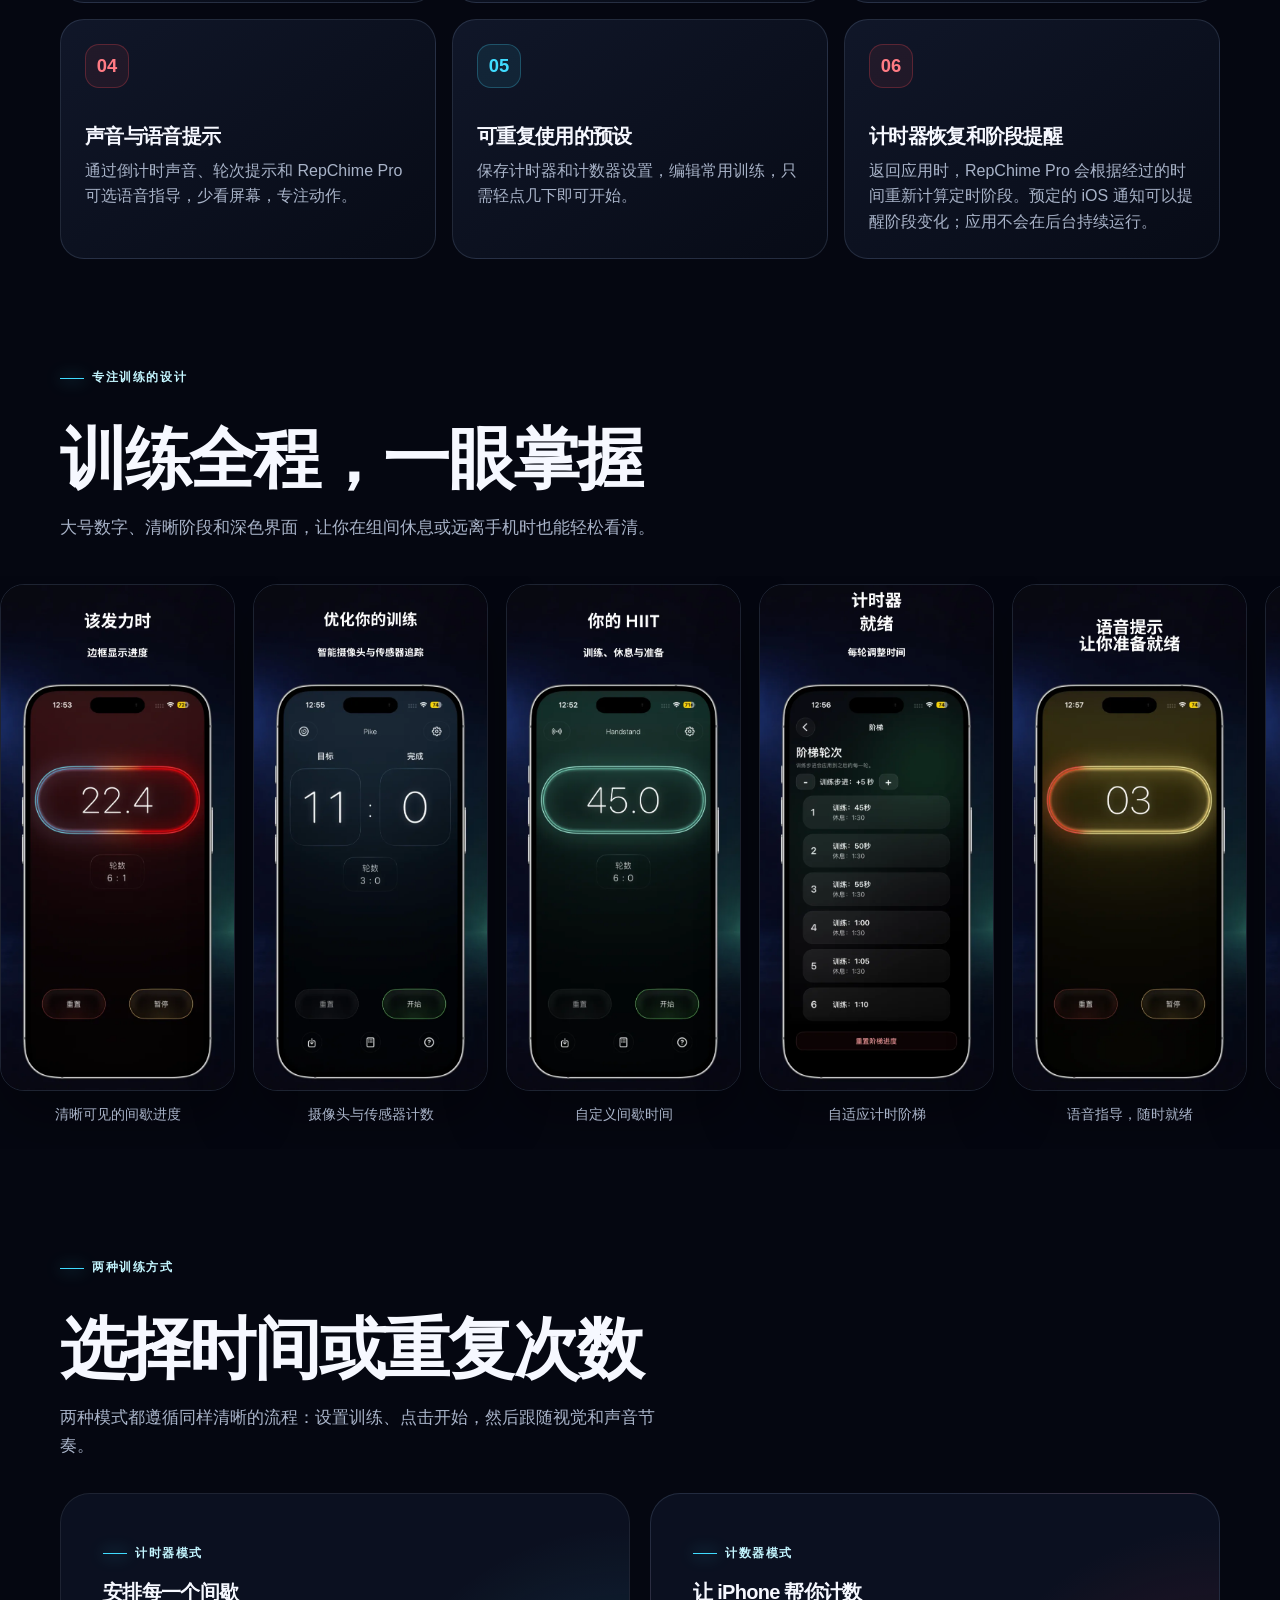
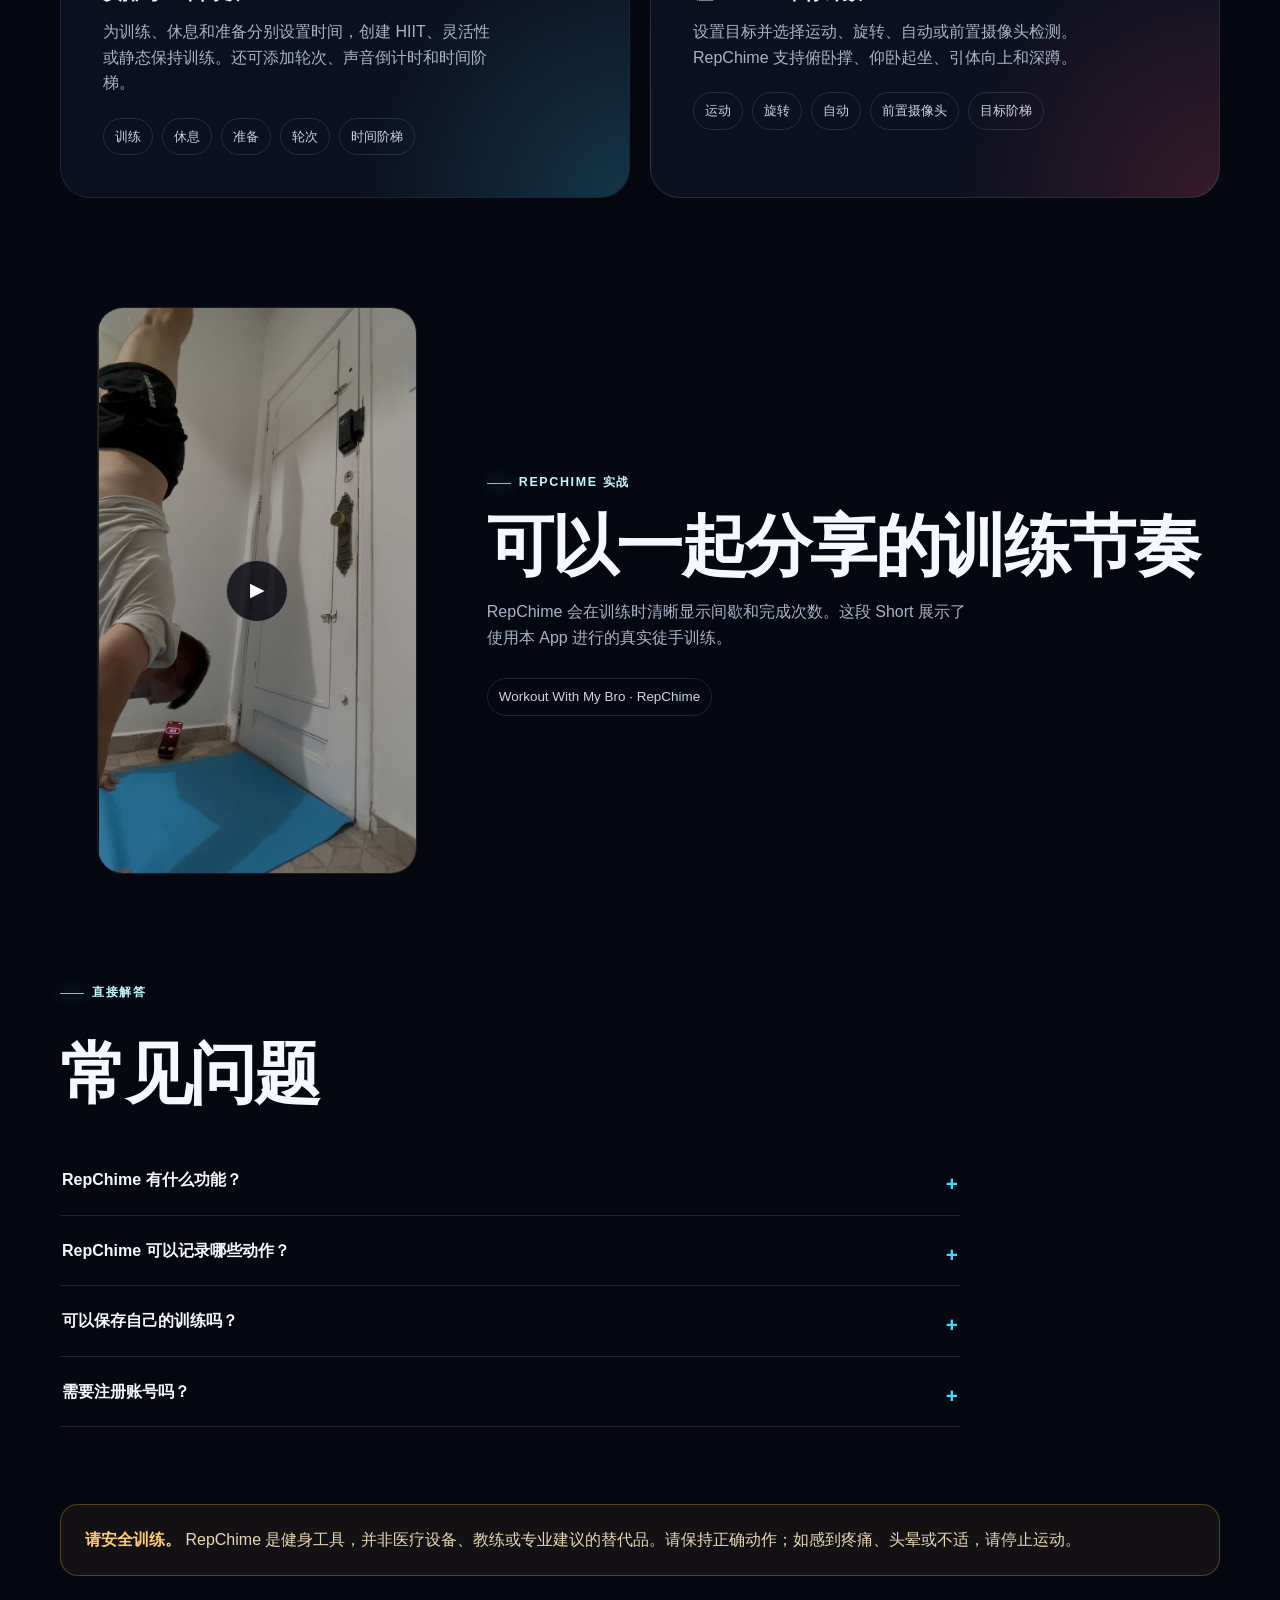
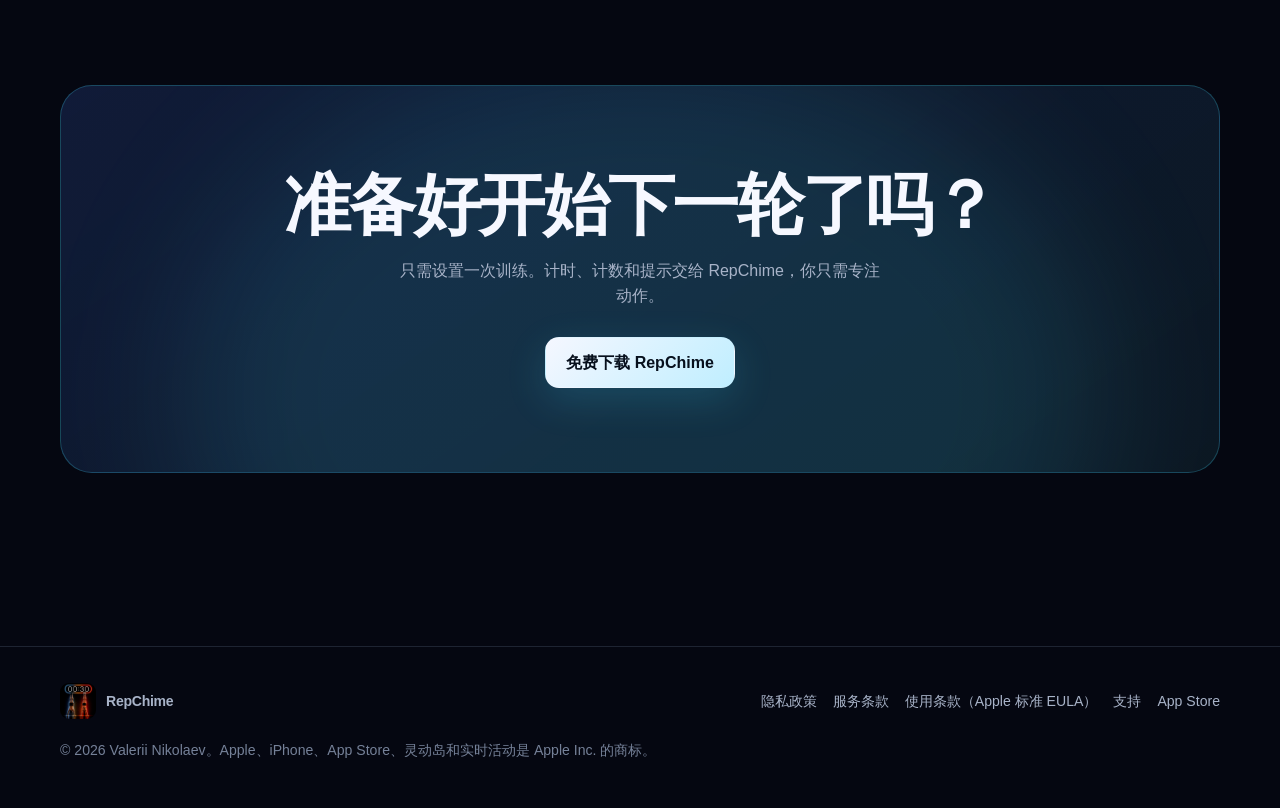
<file: zh-hans/index.html>
<!doctype html>
<html lang="zh-Hans">
<head>
  <meta charset="utf-8" />
  <meta name="viewport" content="width=device-width, initial-scale=1" />
  <meta name="robots" content="index, follow, max-image-preview:large" />
  <title>RepChime：iPhone HIIT 计时器与自动次数计数器</title>
  <meta name="description" content="创建 HIIT 训练，使用 iPhone 传感器或前置摄像头自动记录次数，并通过预设、阶梯进度、声音和语音提示专注训练。" />
  <link rel="canonical" href="https://repchime.app/zh-hans/" />
  <link rel="alternate" hreflang="en" href="https://repchime.app/" />
  <link rel="alternate" hreflang="de" href="https://repchime.app/de/" />
  <link rel="alternate" hreflang="fr" href="https://repchime.app/fr/" />
  <link rel="alternate" hreflang="es-419" href="https://repchime.app/latam/" />
  <link rel="alternate" hreflang="pt-BR" href="https://repchime.app/pt-br/" />
  <link rel="alternate" hreflang="ja" href="https://repchime.app/ja/" />
  <link rel="alternate" hreflang="ko" href="https://repchime.app/ko/" />
  <link rel="alternate" hreflang="zh-Hans" href="https://repchime.app/zh-hans/" />
  <link rel="alternate" hreflang="zh-Hant" href="https://repchime.app/zh-hant/" />
  <link rel="alternate" hreflang="x-default" href="https://repchime.app/" />
  <meta name="theme-color" content="#050711" />
  <meta name="apple-itunes-app" content="app-id=1441675623" />
  <meta property="og:type" content="website" />
  <meta property="og:site_name" content="RepChime" />
  <meta property="og:locale" content="zh_CN" />
  <meta property="og:title" content="RepChime：让每次训练都有数" />
  <meta property="og:description" content="适用于 iPhone 的 HIIT 计时器和自动次数计数器。" />
  <meta property="og:url" content="https://repchime.app/zh-hans/" />
  <meta property="og:image" content="https://repchime.app/assets/og.jpg" />
  <meta property="og:image:width" content="1200" />
  <meta property="og:image:height" content="630" />
  <meta property="og:image:alt" content="适用于 iPhone 的 RepChime HIIT 计时器和自动次数计数器" />
  <meta name="twitter:card" content="summary_large_image" />
  <meta name="twitter:title" content="RepChime：让每次训练都有数" />
  <meta name="twitter:description" content="适用于 iPhone 的 HIIT 计时器和自动次数计数器。" />
  <meta name="twitter:image" content="https://repchime.app/assets/og.jpg" />
  <meta name="twitter:image:alt" content="适用于 iPhone 的 RepChime HIIT 计时器和自动次数计数器" />
  <link rel="icon" type="image/png" sizes="32x32" href="../assets/favicon-32.png" />
  <link rel="apple-touch-icon" href="../assets/icon-180.png" />
  <link rel="manifest" href="../site.webmanifest" />
  <link rel="stylesheet" href="../assets/site.css" />
</head>
<body>
  <a class="skip-link" href="#main">跳到主要内容</a>
  <header class="site-header">
    <div class="wrap nav">
      <a class="brand" href="#top" aria-label="RepChime 首页"><img src="../assets/icon-180.png" width="36" height="36" alt="" /><span>RepChime</span></a>
      <nav class="nav-links" aria-label="主导航"><a href="#features">功能</a><a href="#screens">界面</a><a href="#how-it-works">使用方法</a><a href="#faq">常见问题</a></nav>
      <details class="language"><summary aria-label="选择语言">简中</summary><div class="language-menu"><a href="../" lang="en">English</a><a href="../de/" lang="de">Deutsch</a><a href="../fr/" lang="fr">Français</a><a href="../latam/" lang="es-419">Español (LATAM)</a><a href="../pt-br/" lang="pt-BR">Português (Brasil)</a><a href="../ja/" lang="ja">日本語</a><a href="../ko/" lang="ko">한국어</a><a href="./" lang="zh-Hans" aria-current="page">简体中文</a><a href="../zh-hant/" lang="zh-Hant">繁體中文</a></div></details>
      <a class="button small header-cta" href="https://apps.apple.com/app/apple-store/id1441675623?pt=119355156&amp;ct=landing&amp;mt=8" rel="noopener">获取 App</a>
    </div>
  </header>

  <main id="main">
    <section class="wrap hero" id="top">
      <div>
        <span class="eyebrow">HIIT 计时器 + 次数计数器</span>
        <h1>让每次训练，<span class="gradient-text">都有数。</span></h1>
        <p class="lead">RepChime 将精准的间歇计时器与自动次数计数结合在一起。设置训练、开始运动，让 iPhone 帮你掌握节奏。</p>
        <div class="hero-actions"><a class="button" href="https://apps.apple.com/app/apple-store/id1441675623?pt=119355156&amp;ct=landing&amp;mt=8" rel="noopener">前往 App Store 免费下载</a><a class="button secondary" href="#how-it-works">查看使用方法</a></div>
        <div class="hero-meta" aria-label="App 亮点"><span>免费下载</span><span>无需注册账号</span><span>专为 iPhone 设计</span></div>
      </div>
      <div class="hero-visual"><img src="../assets/screens/zh-hans/1.webp" width="645" height="1398" alt="显示训练进度和轮次的 RepChime HIIT 计时器" fetchpriority="high" /><div class="floating-note"><strong>进度一目了然</strong>发光边框显示当前间歇，不让多余信息打断专注。</div></div>
    </section>

    <section class="wrap" aria-label="RepChime 概览"><div class="trust-strip"><div class="trust-item"><strong>2</strong><span>种专注训练模式</span></div><div class="trust-item"><strong>4</strong><span>种支持的动作</span></div><div class="trust-item"><strong>11</strong><span>种 App Store 语言</span></div><div class="trust-item"><strong>0</strong><span>个需要创建的账号</span></div></div></section>

    <section class="wrap" id="features">
      <div class="section-head"><span class="eyebrow">始终保持节奏</span><h2>间歇与次数，一款 App 全部搞定</h2><p>无论按时间还是按目标次数训练，RepChime 都能清晰呈现训练结构，并保持操作简单。</p></div>
      <div class="feature-grid">
        <article class="feature-card"><span class="feature-icon" aria-hidden="true">01</span><h3>自动记录次数</h3><p>选择运动、旋转、自动检测或前置摄像头，在训练时记录支持动作的完成次数。</p></article>
        <article class="feature-card"><span class="feature-icon" aria-hidden="true">02</span><h3>灵活设置 HIIT 计时器</h3><p>分别设置训练、休息、准备和轮次，适用于短时循环、长时保持和重复间歇训练。</p></article>
        <article class="feature-card"><span class="feature-icon" aria-hidden="true">03</span><h3>阶梯进度</h3><p>逐轮增加或减少时间与目标次数，轻松创建结构化的渐进训练。</p></article>
        <article class="feature-card"><span class="feature-icon" aria-hidden="true">04</span><h3>声音与语音提示</h3><p>通过倒计时声音、轮次提示和 RepChime Pro 可选语音指导，少看屏幕，专注动作。</p></article>
        <article class="feature-card"><span class="feature-icon" aria-hidden="true">05</span><h3>可重复使用的预设</h3><p>保存计时器和计数器设置，编辑常用训练，只需轻点几下即可开始。</p></article>
        <article class="feature-card"><span class="feature-icon" aria-hidden="true">06</span><h3>计时器恢复和阶段提醒</h3><p>返回应用时，RepChime Pro 会根据经过的时间重新计算定时阶段。预定的 iOS 通知可以提醒阶段变化；应用不会在后台持续运行。</p></article>
      </div>
    </section>

    <section class="showcase" id="screens">
      <div class="wrap section-head"><span class="eyebrow">专注训练的设计</span><h2>训练全程，一眼掌握</h2><p>大号数字、清晰阶段和深色界面，让你在组间休息或远离手机时也能轻松看清。</p></div>
      <div class="screens" aria-label="RepChime 截图">
        <figure class="screen"><img src="../assets/screens/zh-hans/1.webp" width="645" height="1398" loading="lazy" alt="RepChime 中正在进行的训练间歇" /><figcaption>清晰可见的间歇进度</figcaption></figure>
        <figure class="screen"><img src="../assets/screens/zh-hans/2.webp" width="645" height="1398" loading="lazy" alt="支持摄像头和传感器的次数计数器" /><figcaption>摄像头与传感器计数</figcaption></figure>
        <figure class="screen"><img src="../assets/screens/zh-hans/3.webp" width="645" height="1398" loading="lazy" alt="自定义训练、休息和准备时间的 RepChime 计时器" /><figcaption>自定义间歇时间</figcaption></figure>
        <figure class="screen"><img src="../assets/screens/zh-hans/4.webp" width="645" height="1398" loading="lazy" alt="RepChime 计时阶梯设置" /><figcaption>自适应计时阶梯</figcaption></figure>
        <figure class="screen"><img src="../assets/screens/zh-hans/5.webp" width="645" height="1398" loading="lazy" alt="RepChime 语音指导" /><figcaption>语音指导，随时就绪</figcaption></figure>
        <figure class="screen"><img src="../assets/screens/zh-hans/6.webp" width="645" height="1398" loading="lazy" alt="带语音提示的 RepChime 训练间歇" /><figcaption>训练中的语音提示</figcaption></figure>
        <figure class="screen"><img src="../assets/screens/zh-hans/7.webp" width="645" height="1398" loading="lazy" alt="目标次数阶梯设置" /><figcaption>渐进式次数目标</figcaption></figure>
        <figure class="screen"><img src="../assets/screens/zh-hans/8.webp" width="645" height="1398" loading="lazy" alt="RepChime 中精确设置目标步长" /><figcaption>精确设置目标步长</figcaption></figure>
        <figure class="screen"><img src="../assets/screens/zh-hans/9.webp" width="645" height="1398" loading="lazy" alt="中断后恢复的 RepChime 计时器" /><figcaption>中断后准确恢复</figcaption></figure>
        <figure class="screen"><img src="../assets/screens/zh-hans/10.webp" width="645" height="1398" loading="lazy" alt="已保存的自定义训练列表" /><figcaption>自定义训练预设</figcaption></figure>
      </div>
    </section>

    <section class="wrap" id="how-it-works">
      <div class="section-head"><span class="eyebrow">两种训练方式</span><h2>选择时间或重复次数</h2><p>两种模式都遵循同样清晰的流程：设置训练、点击开始，然后跟随视觉和声音节奏。</p></div>
      <div class="modes">
        <article class="mode"><span class="eyebrow">计时器模式</span><h3>安排每一个间歇</h3><p>为训练、休息和准备分别设置时间，创建 HIIT、灵活性或静态保持训练。还可添加轮次、声音倒计时和时间阶梯。</p><div class="mode-list"><span>训练</span><span>休息</span><span>准备</span><span>轮次</span><span>时间阶梯</span></div></article>
        <article class="mode"><span class="eyebrow">计数器模式</span><h3>让 iPhone 帮你计数</h3><p>设置目标并选择运动、旋转、自动或前置摄像头检测。RepChime 支持俯卧撑、仰卧起坐、引体向上和深蹲。</p><div class="mode-list"><span>运动</span><span>旋转</span><span>自动</span><span>前置摄像头</span><span>目标阶梯</span></div></article>
      </div>
    </section>

    <section class="wrap"><div class="video-layout"><div class="video-card"><a class="video-trigger" href="https://www.youtube.com/shorts/Ol8lmMXbHXE" target="_blank" rel="noopener noreferrer" data-video="Ol8lmMXbHXE" aria-label="在 YouTube 播放 Workout With My Bro – RepChime"><img src="../assets/repchime-short.jpg" width="1280" height="720" loading="lazy" alt="使用 RepChime 进行徒手训练的视频缩略图" /><span class="play" aria-hidden="true">▶</span></a></div><div class="video-copy"><span class="eyebrow">RepChime 实战</span><h2>可以一起分享的训练节奏</h2><p>RepChime 会在训练时清晰显示间歇和完成次数。这段 Short 展示了使用本 App 进行的真实徒手训练。</p><span class="video-label">Workout With My Bro · RepChime</span></div></div></section>

    <section class="wrap" id="faq">
      <div class="section-head"><span class="eyebrow">直接解答</span><h2>常见问题</h2></div>
      <div class="faq-list">
        <details><summary>RepChime 有什么功能？</summary><p>RepChime 是一款 iPhone 健身工具，提供可配置的 HIIT 计时器，以及能通过设备传感器或前置摄像头记录支持动作的目标计数器。</p></details>
        <details><summary>RepChime 可以记录哪些动作？</summary><p>支持俯卧撑、仰卧起坐、引体向上和深蹲。可用的检测方式因动作而异，前置摄像头可用于俯卧撑。</p></details>
        <details><summary>可以保存自己的训练吗？</summary><p>可以。你可以保存计时器和计数器预设。RepChime Pro 提供更多预设容量和完整编辑功能。</p></details>
        <details><summary>需要注册账号吗？</summary><p>不需要。训练预设和设置会保存在设备上。App Store 购买由 Apple 处理。</p></details>
      </div>
    </section>

    <section class="wrap safety"><div class="notice"><strong>请安全训练。</strong> RepChime 是健身工具，并非医疗设备、教练或专业建议的替代品。请保持正确动作；如感到疼痛、头晕或不适，请停止运动。</div></section>
    <section class="wrap"><div class="cta-band"><h2>准备好开始下一轮了吗？</h2><p>只需设置一次训练。计时、计数和提示交给 RepChime，你只需专注动作。</p><a class="button" href="https://apps.apple.com/app/apple-store/id1441675623?pt=119355156&amp;ct=landing&amp;mt=8" rel="noopener">免费下载 RepChime</a></div></section>
  </main>

  <footer><div class="wrap"><div class="footer-top"><a class="brand" href="#top"><img src="../assets/icon-180.png" width="36" height="36" alt="" /><span>RepChime</span></a><nav class="footer-links" aria-label="法律信息与支持"><a href="/legals/privacy/">隐私政策</a><a href="/legals/term-of-service/">服务条款</a><a href="https://www.apple.com/legal/internet-services/itunes/dev/stdeula/">使用条款（Apple 标准 EULA）</a><a href="https://valnikodeveloper.github.io/support/?app=repchime">支持</a><a href="https://apps.apple.com/app/apple-store/id1441675623?pt=119355156&amp;ct=landing&amp;mt=8">App Store</a></nav></div><p class="copyright">© <span id="year">2026</span> Valerii Nikolaev。Apple、iPhone、App Store、灵动岛和实时活动是 Apple Inc. 的商标。</p></div></footer>
  <script src="../assets/site.js?v=2"></script>
  <script type="application/ld+json">{"@context":"https://schema.org","@graph":[{"@type":"SoftwareApplication","name":"RepChime","alternateName":"HIIT Timer Counter - RepChime","operatingSystem":"iOS","applicationCategory":"HealthApplication","url":"https://repchime.app/zh-hans/","downloadUrl":"https://apps.apple.com/app/id1441675623","description":"RepChime 是一款适用于 iPhone 的 HIIT 计时器和自动次数计数器，支持传感器与前置摄像头检测、预设、阶梯进度和声音倒计时。","inLanguage":"zh-Hans","author":{"@type":"Person","name":"Valerii Nikolaev"},"offers":{"@type":"Offer","price":"0","priceCurrency":"CNY"}},{"@type":"FAQPage","inLanguage":"zh-Hans","mainEntity":[{"@type":"Question","name":"RepChime 有什么功能？","acceptedAnswer":{"@type":"Answer","text":"它将可配置的 HIIT 计时器与使用 iPhone 传感器或前置摄像头的自动次数计数器结合在一起。"}},{"@type":"Question","name":"需要注册账号吗？","acceptedAnswer":{"@type":"Answer","text":"不需要。训练预设和设置会保存在设备上。"}}]}]}</script>
</body>
</html>
</file>
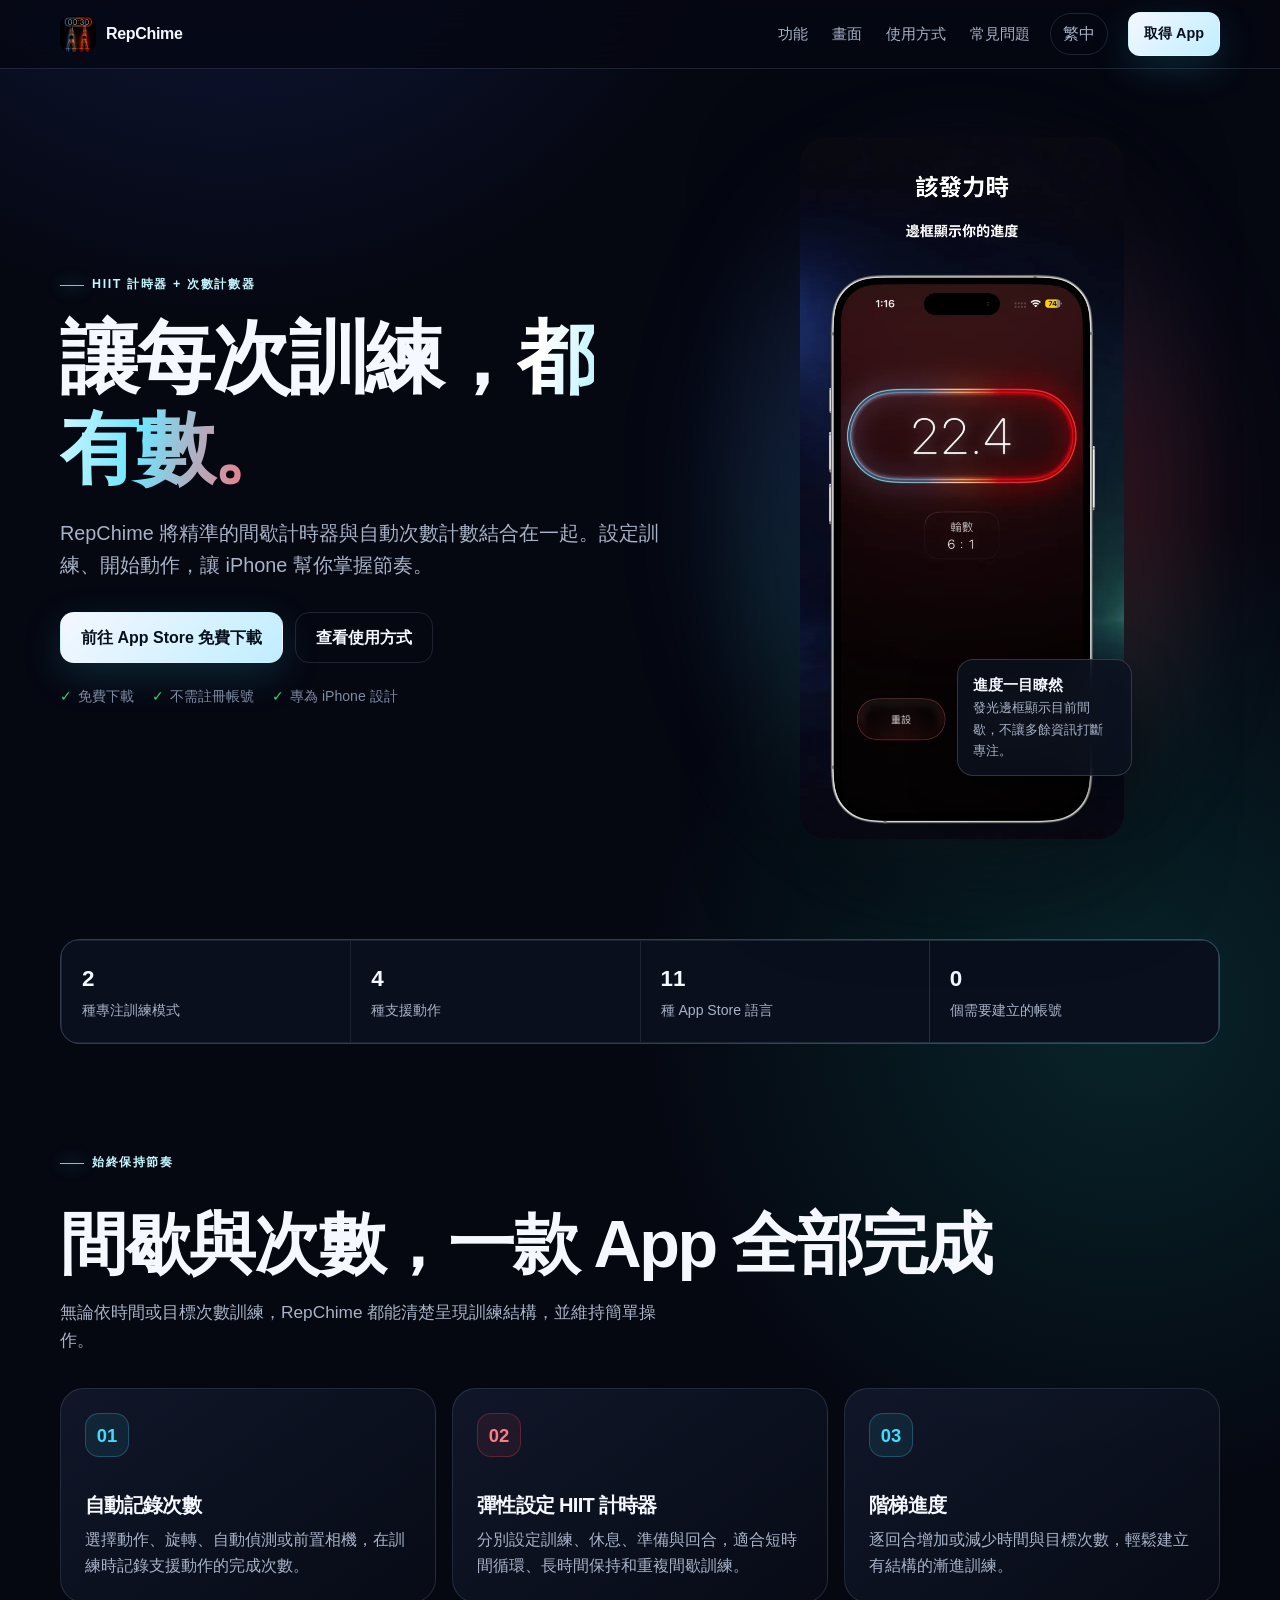
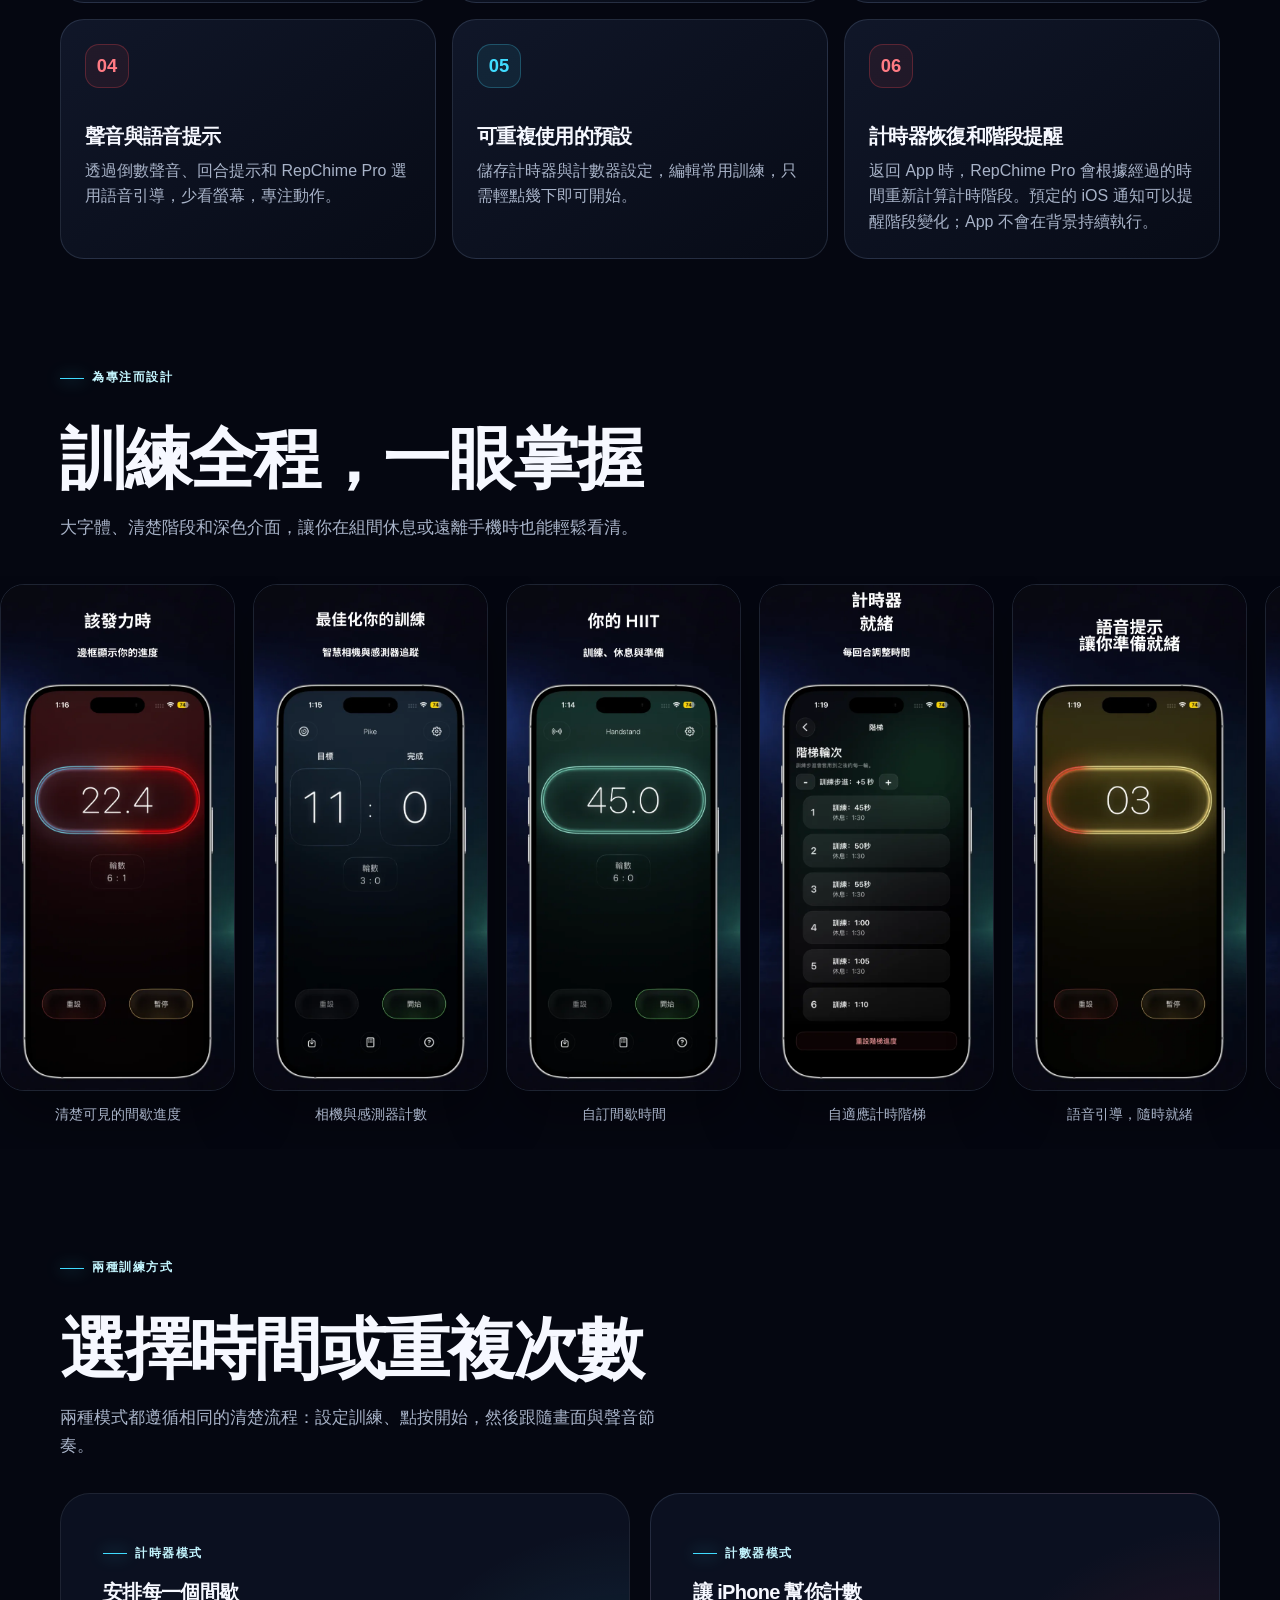
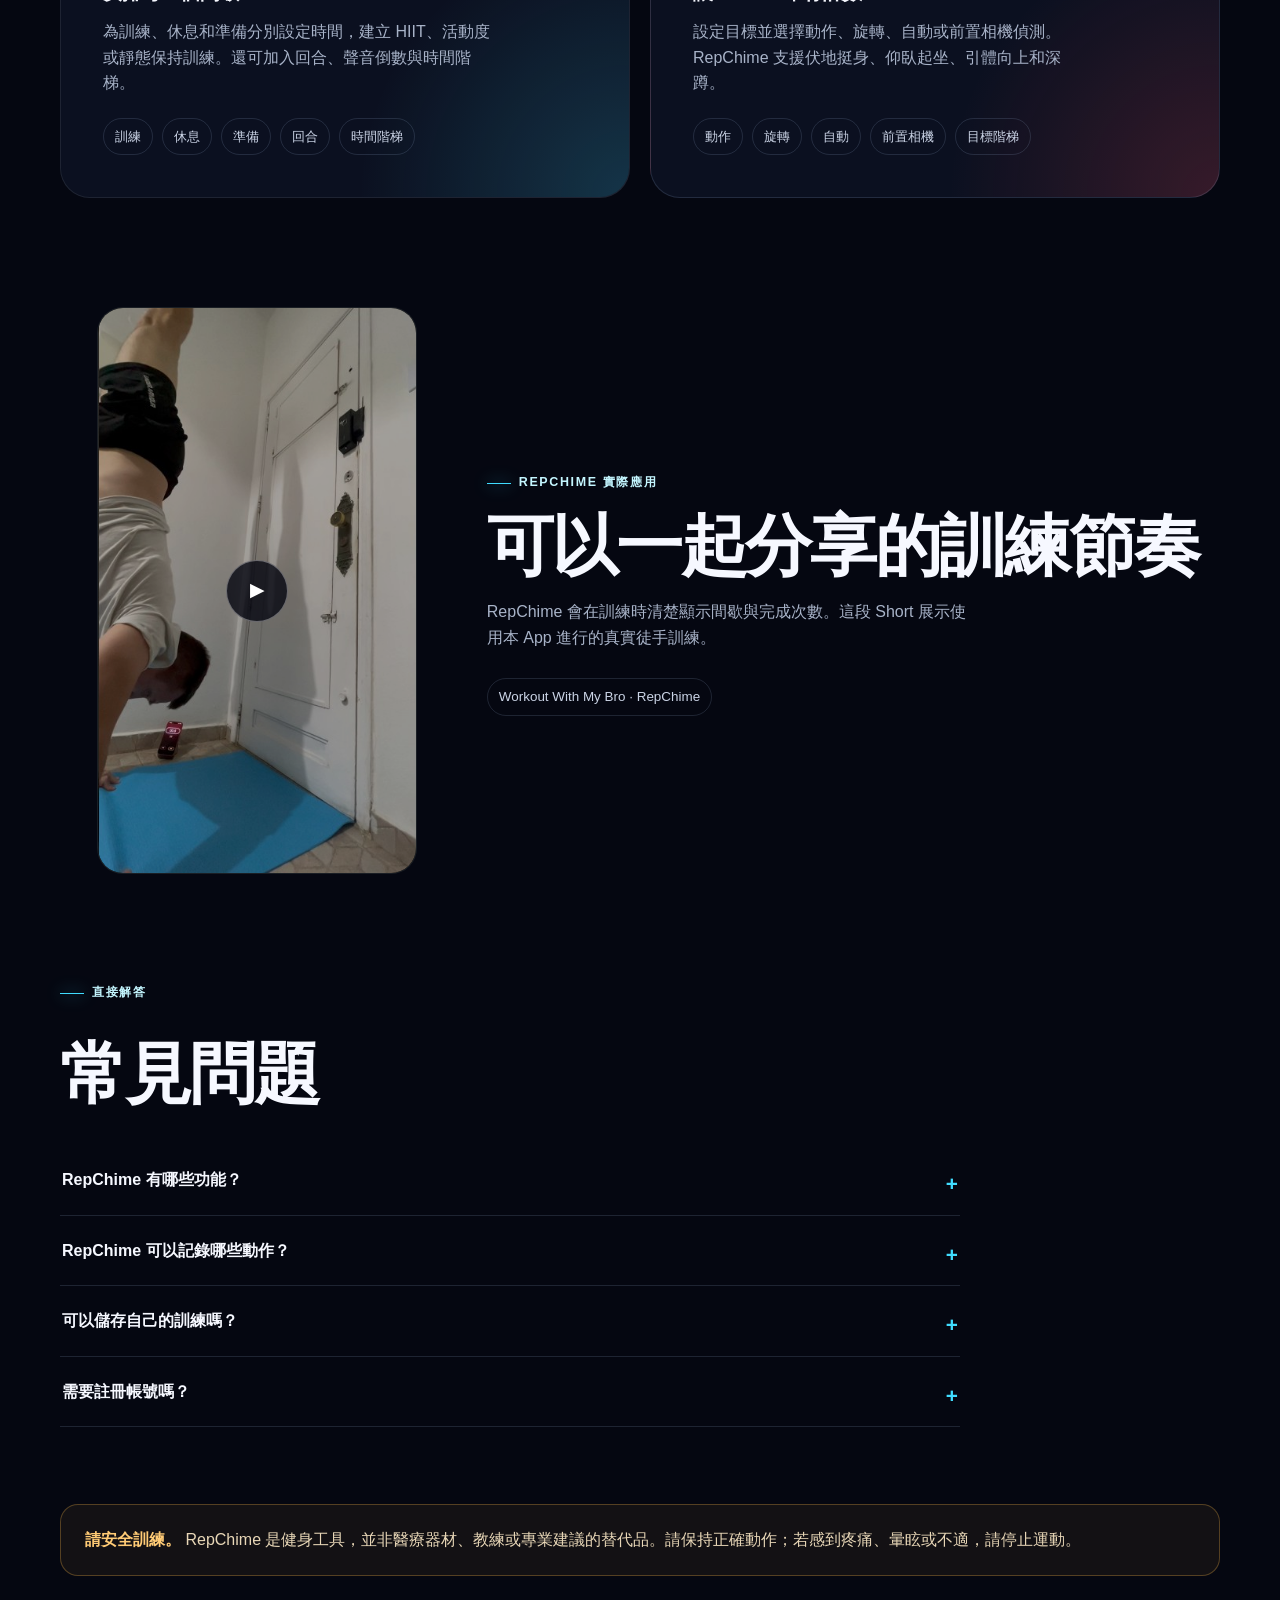
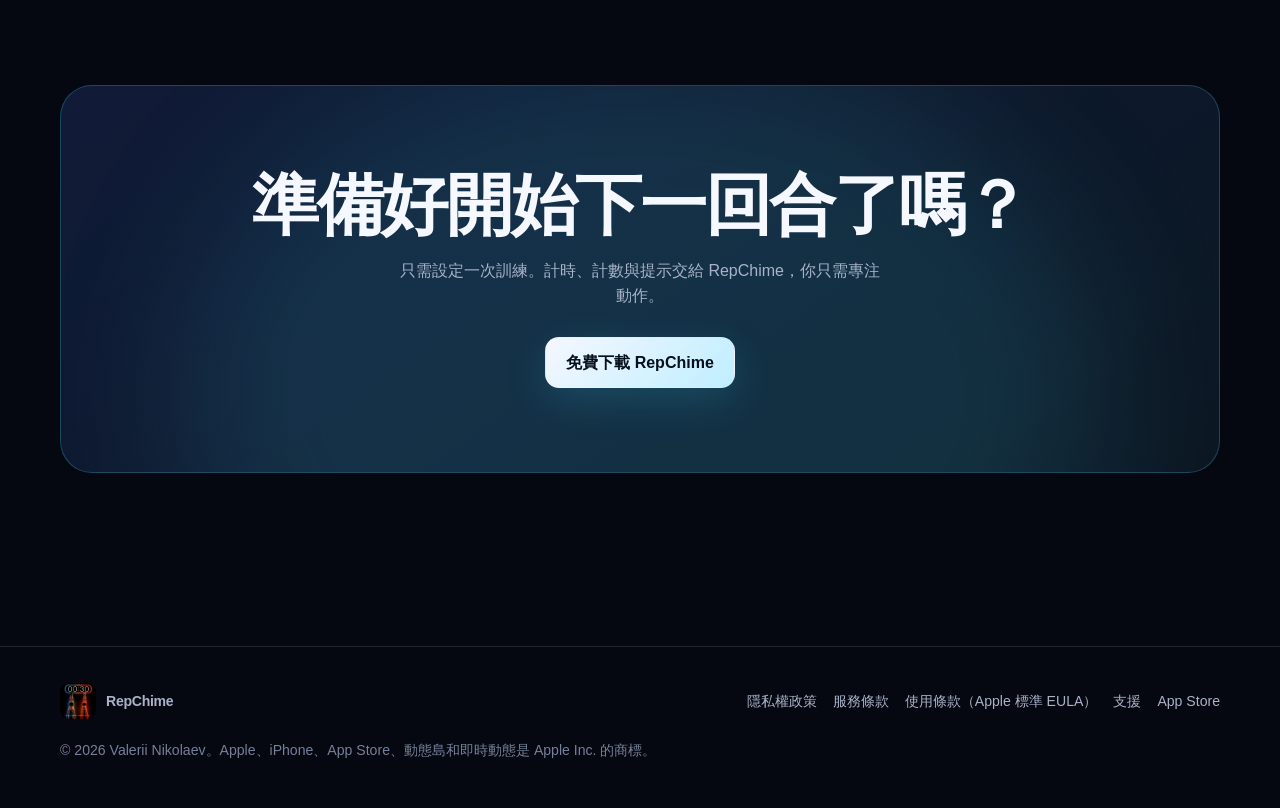
<file: zh-hant/index.html>
<!doctype html>
<html lang="zh-Hant">
<head>
  <meta charset="utf-8" />
  <meta name="viewport" content="width=device-width, initial-scale=1" />
  <meta name="robots" content="index, follow, max-image-preview:large" />
  <title>RepChime：iPhone HIIT 計時器與自動次數計數器</title>
  <meta name="description" content="建立 HIIT 訓練，使用 iPhone 感測器或前置相機自動記錄次數，並透過預設、階梯進度、聲音與語音提示專注訓練。" />
  <link rel="canonical" href="https://repchime.app/zh-hant/" />
  <link rel="alternate" hreflang="en" href="https://repchime.app/" />
  <link rel="alternate" hreflang="de" href="https://repchime.app/de/" />
  <link rel="alternate" hreflang="fr" href="https://repchime.app/fr/" />
  <link rel="alternate" hreflang="es-419" href="https://repchime.app/latam/" />
  <link rel="alternate" hreflang="pt-BR" href="https://repchime.app/pt-br/" />
  <link rel="alternate" hreflang="ja" href="https://repchime.app/ja/" />
  <link rel="alternate" hreflang="ko" href="https://repchime.app/ko/" />
  <link rel="alternate" hreflang="zh-Hans" href="https://repchime.app/zh-hans/" />
  <link rel="alternate" hreflang="zh-Hant" href="https://repchime.app/zh-hant/" />
  <link rel="alternate" hreflang="x-default" href="https://repchime.app/" />
  <meta name="theme-color" content="#050711" />
  <meta name="apple-itunes-app" content="app-id=1441675623" />
  <meta property="og:type" content="website" />
  <meta property="og:site_name" content="RepChime" />
  <meta property="og:locale" content="zh_TW" />
  <meta property="og:title" content="RepChime：讓每次訓練都有數" />
  <meta property="og:description" content="適用於 iPhone 的 HIIT 計時器與自動次數計數器。" />
  <meta property="og:url" content="https://repchime.app/zh-hant/" />
  <meta property="og:image" content="https://repchime.app/assets/og.jpg" />
  <meta property="og:image:width" content="1200" />
  <meta property="og:image:height" content="630" />
  <meta property="og:image:alt" content="適用於 iPhone 的 RepChime HIIT 計時器與自動次數計數器" />
  <meta name="twitter:card" content="summary_large_image" />
  <meta name="twitter:title" content="RepChime：讓每次訓練都有數" />
  <meta name="twitter:description" content="適用於 iPhone 的 HIIT 計時器與自動次數計數器。" />
  <meta name="twitter:image" content="https://repchime.app/assets/og.jpg" />
  <meta name="twitter:image:alt" content="適用於 iPhone 的 RepChime HIIT 計時器與自動次數計數器" />
  <link rel="icon" type="image/png" sizes="32x32" href="../assets/favicon-32.png" />
  <link rel="apple-touch-icon" href="../assets/icon-180.png" />
  <link rel="manifest" href="../site.webmanifest" />
  <link rel="stylesheet" href="../assets/site.css" />
</head>
<body>
  <a class="skip-link" href="#main">跳到主要內容</a>
  <header class="site-header">
    <div class="wrap nav">
      <a class="brand" href="#top" aria-label="RepChime 首頁"><img src="../assets/icon-180.png" width="36" height="36" alt="" /><span>RepChime</span></a>
      <nav class="nav-links" aria-label="主導覽"><a href="#features">功能</a><a href="#screens">畫面</a><a href="#how-it-works">使用方式</a><a href="#faq">常見問題</a></nav>
      <details class="language"><summary aria-label="選擇語言">繁中</summary><div class="language-menu"><a href="../" lang="en">English</a><a href="../de/" lang="de">Deutsch</a><a href="../fr/" lang="fr">Français</a><a href="../latam/" lang="es-419">Español (LATAM)</a><a href="../pt-br/" lang="pt-BR">Português (Brasil)</a><a href="../ja/" lang="ja">日本語</a><a href="../ko/" lang="ko">한국어</a><a href="../zh-hans/" lang="zh-Hans">简体中文</a><a href="./" lang="zh-Hant" aria-current="page">繁體中文</a></div></details>
      <a class="button small header-cta" href="https://apps.apple.com/app/apple-store/id1441675623?pt=119355156&amp;ct=landing&amp;mt=8" rel="noopener">取得 App</a>
    </div>
  </header>

  <main id="main">
    <section class="wrap hero" id="top">
      <div>
        <span class="eyebrow">HIIT 計時器 + 次數計數器</span>
        <h1>讓每次訓練，<span class="gradient-text">都有數。</span></h1>
        <p class="lead">RepChime 將精準的間歇計時器與自動次數計數結合在一起。設定訓練、開始動作，讓 iPhone 幫你掌握節奏。</p>
        <div class="hero-actions"><a class="button" href="https://apps.apple.com/app/apple-store/id1441675623?pt=119355156&amp;ct=landing&amp;mt=8" rel="noopener">前往 App Store 免費下載</a><a class="button secondary" href="#how-it-works">查看使用方式</a></div>
        <div class="hero-meta" aria-label="App 特色"><span>免費下載</span><span>不需註冊帳號</span><span>專為 iPhone 設計</span></div>
      </div>
      <div class="hero-visual"><img src="../assets/screens/zh-hant/1.webp" width="645" height="1398" alt="顯示訓練進度與回合的 RepChime HIIT 計時器" fetchpriority="high" /><div class="floating-note"><strong>進度一目瞭然</strong>發光邊框顯示目前間歇，不讓多餘資訊打斷專注。</div></div>
    </section>

    <section class="wrap" aria-label="RepChime 概覽"><div class="trust-strip"><div class="trust-item"><strong>2</strong><span>種專注訓練模式</span></div><div class="trust-item"><strong>4</strong><span>種支援動作</span></div><div class="trust-item"><strong>11</strong><span>種 App Store 語言</span></div><div class="trust-item"><strong>0</strong><span>個需要建立的帳號</span></div></div></section>

    <section class="wrap" id="features">
      <div class="section-head"><span class="eyebrow">始終保持節奏</span><h2>間歇與次數，一款 App 全部完成</h2><p>無論依時間或目標次數訓練，RepChime 都能清楚呈現訓練結構，並維持簡單操作。</p></div>
      <div class="feature-grid">
        <article class="feature-card"><span class="feature-icon" aria-hidden="true">01</span><h3>自動記錄次數</h3><p>選擇動作、旋轉、自動偵測或前置相機，在訓練時記錄支援動作的完成次數。</p></article>
        <article class="feature-card"><span class="feature-icon" aria-hidden="true">02</span><h3>彈性設定 HIIT 計時器</h3><p>分別設定訓練、休息、準備與回合，適合短時間循環、長時間保持和重複間歇訓練。</p></article>
        <article class="feature-card"><span class="feature-icon" aria-hidden="true">03</span><h3>階梯進度</h3><p>逐回合增加或減少時間與目標次數，輕鬆建立有結構的漸進訓練。</p></article>
        <article class="feature-card"><span class="feature-icon" aria-hidden="true">04</span><h3>聲音與語音提示</h3><p>透過倒數聲音、回合提示和 RepChime Pro 選用語音引導，少看螢幕，專注動作。</p></article>
        <article class="feature-card"><span class="feature-icon" aria-hidden="true">05</span><h3>可重複使用的預設</h3><p>儲存計時器與計數器設定，編輯常用訓練，只需輕點幾下即可開始。</p></article>
        <article class="feature-card"><span class="feature-icon" aria-hidden="true">06</span><h3>計時器恢復和階段提醒</h3><p>返回 App 時，RepChime Pro 會根據經過的時間重新計算計時階段。預定的 iOS 通知可以提醒階段變化；App 不會在背景持續執行。</p></article>
      </div>
    </section>

    <section class="showcase" id="screens">
      <div class="wrap section-head"><span class="eyebrow">為專注而設計</span><h2>訓練全程，一眼掌握</h2><p>大字體、清楚階段和深色介面，讓你在組間休息或遠離手機時也能輕鬆看清。</p></div>
      <div class="screens" aria-label="RepChime 截圖">
        <figure class="screen"><img src="../assets/screens/zh-hant/1.webp" width="645" height="1398" loading="lazy" alt="RepChime 中進行中的訓練間歇" /><figcaption>清楚可見的間歇進度</figcaption></figure>
        <figure class="screen"><img src="../assets/screens/zh-hant/2.webp" width="645" height="1398" loading="lazy" alt="支援相機與感測器的次數計數器" /><figcaption>相機與感測器計數</figcaption></figure>
        <figure class="screen"><img src="../assets/screens/zh-hant/3.webp" width="645" height="1398" loading="lazy" alt="自訂訓練、休息與準備時間的 RepChime 計時器" /><figcaption>自訂間歇時間</figcaption></figure>
        <figure class="screen"><img src="../assets/screens/zh-hant/4.webp" width="645" height="1398" loading="lazy" alt="RepChime 計時階梯設定" /><figcaption>自適應計時階梯</figcaption></figure>
        <figure class="screen"><img src="../assets/screens/zh-hant/5.webp" width="645" height="1398" loading="lazy" alt="RepChime 語音引導" /><figcaption>語音引導，隨時就緒</figcaption></figure>
        <figure class="screen"><img src="../assets/screens/zh-hant/6.webp" width="645" height="1398" loading="lazy" alt="帶有語音提示的 RepChime 訓練間歇" /><figcaption>訓練中的語音提示</figcaption></figure>
        <figure class="screen"><img src="../assets/screens/zh-hant/7.webp" width="645" height="1398" loading="lazy" alt="目標次數階梯設定" /><figcaption>漸進式次數目標</figcaption></figure>
        <figure class="screen"><img src="../assets/screens/zh-hant/8.webp" width="645" height="1398" loading="lazy" alt="RepChime 中精確設定目標步長" /><figcaption>精確設定目標步長</figcaption></figure>
        <figure class="screen"><img src="../assets/screens/zh-hant/9.webp" width="645" height="1398" loading="lazy" alt="中斷後恢復的 RepChime 計時器" /><figcaption>中斷後準確恢復</figcaption></figure>
        <figure class="screen"><img src="../assets/screens/zh-hant/10.webp" width="645" height="1398" loading="lazy" alt="已儲存的自訂訓練清單" /><figcaption>自訂訓練預設</figcaption></figure>
      </div>
    </section>

    <section class="wrap" id="how-it-works">
      <div class="section-head"><span class="eyebrow">兩種訓練方式</span><h2>選擇時間或重複次數</h2><p>兩種模式都遵循相同的清楚流程：設定訓練、點按開始，然後跟隨畫面與聲音節奏。</p></div>
      <div class="modes">
        <article class="mode"><span class="eyebrow">計時器模式</span><h3>安排每一個間歇</h3><p>為訓練、休息和準備分別設定時間，建立 HIIT、活動度或靜態保持訓練。還可加入回合、聲音倒數與時間階梯。</p><div class="mode-list"><span>訓練</span><span>休息</span><span>準備</span><span>回合</span><span>時間階梯</span></div></article>
        <article class="mode"><span class="eyebrow">計數器模式</span><h3>讓 iPhone 幫你計數</h3><p>設定目標並選擇動作、旋轉、自動或前置相機偵測。RepChime 支援伏地挺身、仰臥起坐、引體向上和深蹲。</p><div class="mode-list"><span>動作</span><span>旋轉</span><span>自動</span><span>前置相機</span><span>目標階梯</span></div></article>
      </div>
    </section>

    <section class="wrap"><div class="video-layout"><div class="video-card"><a class="video-trigger" href="https://www.youtube.com/shorts/Ol8lmMXbHXE" target="_blank" rel="noopener noreferrer" data-video="Ol8lmMXbHXE" aria-label="在 YouTube 播放 Workout With My Bro – RepChime"><img src="../assets/repchime-short.jpg" width="1280" height="720" loading="lazy" alt="使用 RepChime 進行徒手訓練的影片縮圖" /><span class="play" aria-hidden="true">▶</span></a></div><div class="video-copy"><span class="eyebrow">RepChime 實際應用</span><h2>可以一起分享的訓練節奏</h2><p>RepChime 會在訓練時清楚顯示間歇與完成次數。這段 Short 展示使用本 App 進行的真實徒手訓練。</p><span class="video-label">Workout With My Bro · RepChime</span></div></div></section>

    <section class="wrap" id="faq">
      <div class="section-head"><span class="eyebrow">直接解答</span><h2>常見問題</h2></div>
      <div class="faq-list">
        <details><summary>RepChime 有哪些功能？</summary><p>RepChime 是一款 iPhone 健身工具，提供可設定的 HIIT 計時器，以及能透過裝置感測器或前置相機記錄支援動作的目標計數器。</p></details>
        <details><summary>RepChime 可以記錄哪些動作？</summary><p>支援伏地挺身、仰臥起坐、引體向上和深蹲。可用的偵測方式因動作而異，前置相機可用於伏地挺身。</p></details>
        <details><summary>可以儲存自己的訓練嗎？</summary><p>可以。你可以儲存計時器與計數器預設。RepChime Pro 提供更多預設容量和完整編輯功能。</p></details>
        <details><summary>需要註冊帳號嗎？</summary><p>不需要。訓練預設和設定會儲存在裝置上。App Store 購買由 Apple 處理。</p></details>
      </div>
    </section>

    <section class="wrap safety"><div class="notice"><strong>請安全訓練。</strong> RepChime 是健身工具，並非醫療器材、教練或專業建議的替代品。請保持正確動作；若感到疼痛、暈眩或不適，請停止運動。</div></section>
    <section class="wrap"><div class="cta-band"><h2>準備好開始下一回合了嗎？</h2><p>只需設定一次訓練。計時、計數與提示交給 RepChime，你只需專注動作。</p><a class="button" href="https://apps.apple.com/app/apple-store/id1441675623?pt=119355156&amp;ct=landing&amp;mt=8" rel="noopener">免費下載 RepChime</a></div></section>
  </main>

  <footer><div class="wrap"><div class="footer-top"><a class="brand" href="#top"><img src="../assets/icon-180.png" width="36" height="36" alt="" /><span>RepChime</span></a><nav class="footer-links" aria-label="法律資訊與支援"><a href="/legals/privacy/">隱私權政策</a><a href="/legals/term-of-service/">服務條款</a><a href="https://www.apple.com/legal/internet-services/itunes/dev/stdeula/">使用條款（Apple 標準 EULA）</a><a href="https://valnikodeveloper.github.io/support/?app=repchime">支援</a><a href="https://apps.apple.com/app/apple-store/id1441675623?pt=119355156&amp;ct=landing&amp;mt=8">App Store</a></nav></div><p class="copyright">© <span id="year">2026</span> Valerii Nikolaev。Apple、iPhone、App Store、動態島和即時動態是 Apple Inc. 的商標。</p></div></footer>
  <script src="../assets/site.js?v=2"></script>
  <script type="application/ld+json">{"@context":"https://schema.org","@graph":[{"@type":"SoftwareApplication","name":"RepChime","alternateName":"HIIT Timer Counter - RepChime","operatingSystem":"iOS","applicationCategory":"HealthApplication","url":"https://repchime.app/zh-hant/","downloadUrl":"https://apps.apple.com/app/id1441675623","description":"RepChime 是一款適用於 iPhone 的 HIIT 計時器與自動次數計數器，支援感測器與前置相機偵測、預設、階梯進度和聲音倒數。","inLanguage":"zh-Hant","author":{"@type":"Person","name":"Valerii Nikolaev"},"offers":{"@type":"Offer","price":"0","priceCurrency":"TWD"}},{"@type":"FAQPage","inLanguage":"zh-Hant","mainEntity":[{"@type":"Question","name":"RepChime 有哪些功能？","acceptedAnswer":{"@type":"Answer","text":"它結合可設定的 HIIT 計時器與使用 iPhone 感測器或前置相機的自動次數計數器。"}},{"@type":"Question","name":"需要註冊帳號嗎？","acceptedAnswer":{"@type":"Answer","text":"不需要。訓練預設和設定會儲存在裝置上。"}}]}]}</script>
</body>
</html>
</file>
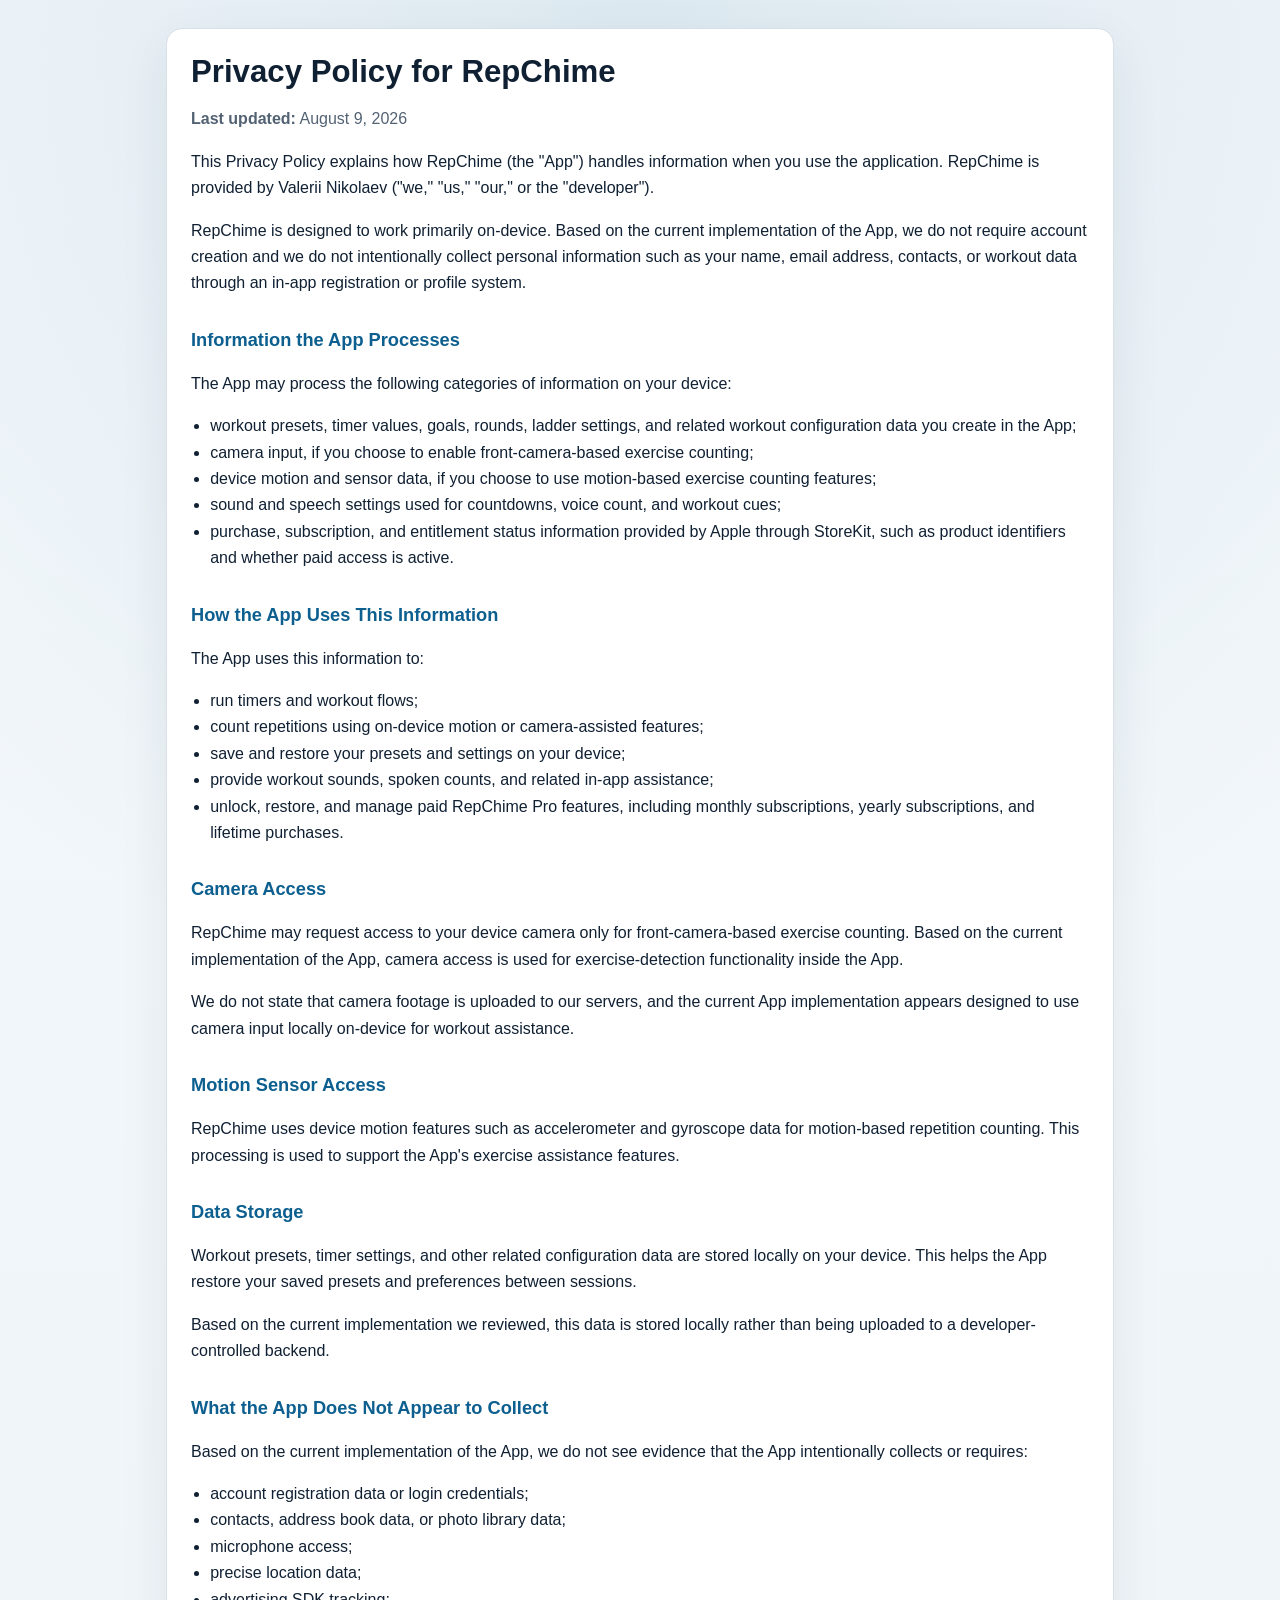
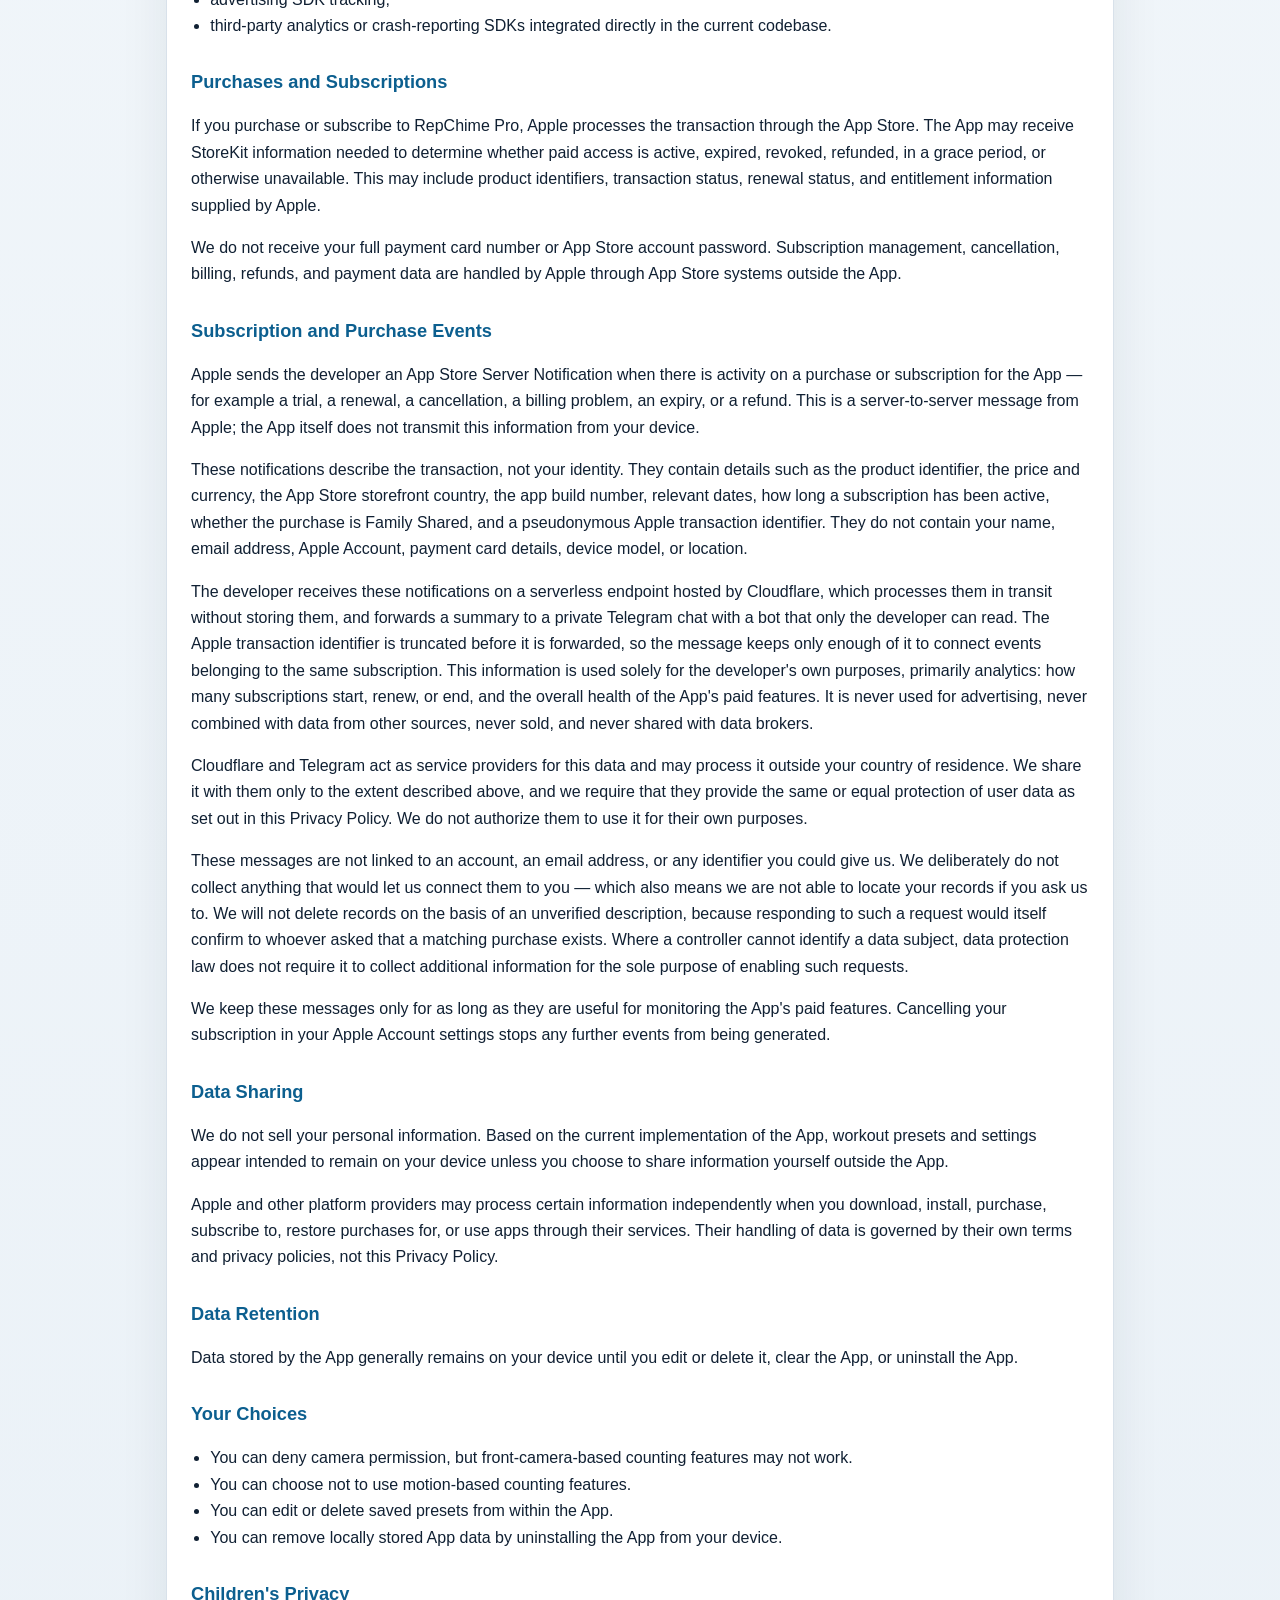
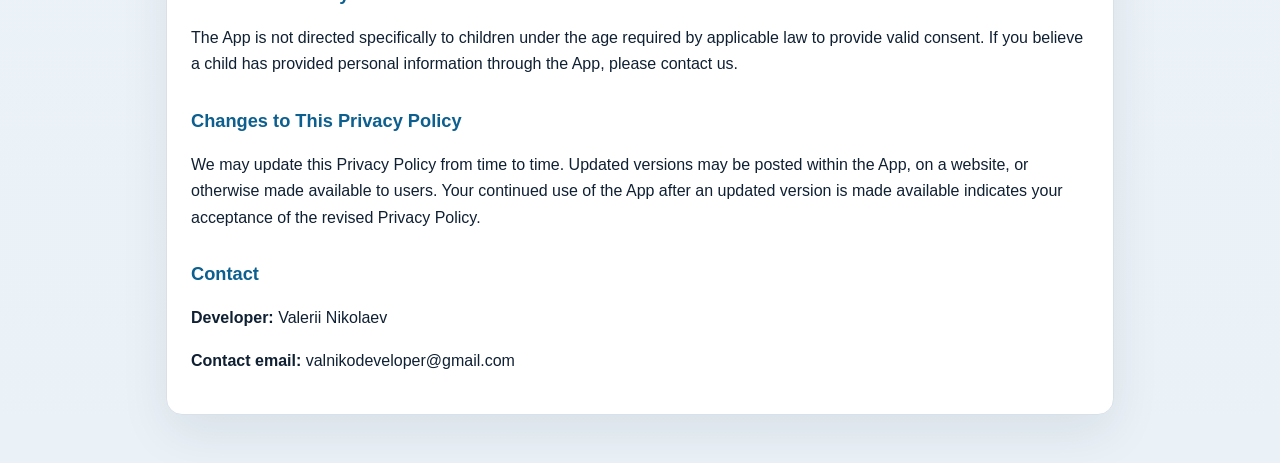
<file: legals/privacy/index.html>
<!DOCTYPE html>
<html lang="en">
<head>
  <meta charset="UTF-8" />
  <meta name="viewport" content="width=device-width, initial-scale=1.0" />
  <meta name="robots" content="index, follow, max-image-preview:large" />
  <meta name="description" content="RepChime Privacy Policy." />
  <link rel="canonical" href="https://repchime.app/legals/privacy/" />
  <title>Privacy Policy - RepChime</title>
  <style>
    :root {
      --bg: #eef3f8;
      --card: #ffffff;
      --text: #102033;
      --muted: #526273;
      --line: #d8e1ea;
      --accent: #0c5f8f;
    }
    * {
      box-sizing: border-box;
    }
    body {
      margin: 0;
      font-family: -apple-system, BlinkMacSystemFont, "Segoe UI", Roboto, Helvetica, Arial, sans-serif;
      background:
        radial-gradient(circle at top, rgba(12, 95, 143, 0.10), transparent 28%),
        linear-gradient(180deg, #f4f8fb 0%, #eaf1f7 100%);
      color: var(--text);
      line-height: 1.65;
    }
    .wrap {
      max-width: 980px;
      margin: 0 auto;
      padding: 28px 16px 48px;
    }
    .card {
      background: var(--card);
      border: 1px solid var(--line);
      border-radius: 16px;
      padding: 24px;
      box-shadow: 0 18px 50px rgba(16, 32, 51, 0.08);
    }
    h1 {
      margin: 0 0 8px;
      font-size: 1.95rem;
      line-height: 1.2;
    }
    h2 {
      margin-top: 28px;
      margin-bottom: 10px;
      color: var(--accent);
      font-size: 1.14rem;
    }
    p, li {
      color: var(--text);
    }
    .muted {
      color: var(--muted);
    }
    ul {
      padding-left: 1.2rem;
    }
  </style>
</head>
<body>
  <main class="wrap">
    <article class="card">
      <h1>Privacy Policy for RepChime</h1>
      <p class="muted"><strong>Last updated:</strong> August 9, 2026</p>

      <p>
        This Privacy Policy explains how RepChime (the "App") handles information when you use the
        application. RepChime is provided by Valerii Nikolaev ("we," "us," "our," or the "developer").
      </p>
      <p>
        RepChime is designed to work primarily on-device. Based on the current implementation of the App,
        we do not require account creation and we do not intentionally collect personal information such
        as your name, email address, contacts, or workout data through an in-app registration or profile system.
      </p>

      <h2>Information the App Processes</h2>
      <p>The App may process the following categories of information on your device:</p>
      <ul>
        <li>workout presets, timer values, goals, rounds, ladder settings, and related workout configuration data you create in the App;</li>
        <li>camera input, if you choose to enable front-camera-based exercise counting;</li>
        <li>device motion and sensor data, if you choose to use motion-based exercise counting features;</li>
        <li>sound and speech settings used for countdowns, voice count, and workout cues;</li>
        <li>purchase, subscription, and entitlement status information provided by Apple through StoreKit, such as product identifiers and whether paid access is active.</li>
      </ul>

      <h2>How the App Uses This Information</h2>
      <p>The App uses this information to:</p>
      <ul>
        <li>run timers and workout flows;</li>
        <li>count repetitions using on-device motion or camera-assisted features;</li>
        <li>save and restore your presets and settings on your device;</li>
        <li>provide workout sounds, spoken counts, and related in-app assistance;</li>
        <li>unlock, restore, and manage paid RepChime Pro features, including monthly subscriptions, yearly subscriptions, and lifetime purchases.</li>
      </ul>

      <h2>Camera Access</h2>
      <p>
        RepChime may request access to your device camera only for front-camera-based exercise counting.
        Based on the current implementation of the App, camera access is used for exercise-detection functionality inside the App.
      </p>
      <p>
        We do not state that camera footage is uploaded to our servers, and the current App implementation
        appears designed to use camera input locally on-device for workout assistance.
      </p>

      <h2>Motion Sensor Access</h2>
      <p>
        RepChime uses device motion features such as accelerometer and gyroscope data for motion-based
        repetition counting. This processing is used to support the App's exercise assistance features.
      </p>

      <h2>Data Storage</h2>
      <p>
        Workout presets, timer settings, and other related configuration data are stored locally on your
        device. This helps the App restore your saved presets and preferences between sessions.
      </p>
      <p>
        Based on the current implementation we reviewed, this data is stored locally rather than being
        uploaded to a developer-controlled backend.
      </p>

      <h2>What the App Does Not Appear to Collect</h2>
      <p>Based on the current implementation of the App, we do not see evidence that the App intentionally collects or requires:</p>
      <ul>
        <li>account registration data or login credentials;</li>
        <li>contacts, address book data, or photo library data;</li>
        <li>microphone access;</li>
        <li>precise location data;</li>
        <li>advertising SDK tracking;</li>
        <li>third-party analytics or crash-reporting SDKs integrated directly in the current codebase.</li>
      </ul>


      <h2>Purchases and Subscriptions</h2>
      <p>
        If you purchase or subscribe to RepChime Pro, Apple processes the transaction through the App
        Store. The App may receive StoreKit information needed to determine whether paid access is
        active, expired, revoked, refunded, in a grace period, or otherwise unavailable. This may include
        product identifiers, transaction status, renewal status, and entitlement information supplied by
        Apple.
      </p>
      <p>
        We do not receive your full payment card number or App Store account password. Subscription
        management, cancellation, billing, refunds, and payment data are handled by Apple through App
        Store systems outside the App.
      </p>

      <h2>Subscription and Purchase Events</h2>
      <p>
        Apple sends the developer an App Store Server Notification when there is activity on a
        purchase or subscription for the App — for example a trial, a renewal, a cancellation, a
        billing problem, an expiry, or a refund. This is a server-to-server message from Apple; the
        App itself does not transmit this information from your device.
      </p>
      <p>
        These notifications describe the transaction, not your identity. They contain details such as
        the product identifier, the price and currency, the App Store storefront country, the app
        build number, relevant dates, how long a subscription has been active, whether the purchase
        is Family Shared, and a pseudonymous Apple transaction identifier. They do not contain your
        name, email address,
        Apple Account, payment card details, device model, or location.
      </p>
      <p>
        The developer receives these notifications on a serverless endpoint hosted by Cloudflare,
        which processes them in transit without storing them, and forwards a summary to a private
        Telegram chat with a bot that only the developer can read. The Apple transaction identifier
        is truncated before it is forwarded, so the message keeps only enough of it to connect events
        belonging to the same subscription. This information is used solely for the developer's own
        purposes, primarily analytics: how many subscriptions start, renew, or end, and the overall
        health of the App's paid features.
        It is never used for advertising, never combined with data from other sources, never sold,
        and never shared with data brokers.
      </p>
      <p>
        Cloudflare and Telegram act as service providers for this data and may process it outside
        your country of residence. We share it with them only to the extent described above, and we
        require that they provide the same or equal protection of user data as set out in this
        Privacy Policy. We do not authorize them to use it for their own purposes.
      </p>
      <p>
        These messages are not linked to an account, an email address, or any identifier you could
        give us. We deliberately do not collect anything that would let us connect them to you —
        which also means we are not able to locate your records if you ask us to. We will not delete
        records on the basis of an unverified description, because responding to such a request would
        itself confirm to whoever asked that a matching purchase exists. Where a controller cannot
        identify a data subject, data protection law does not require it to collect additional
        information for the sole purpose of enabling such requests.
      </p>
      <p>
        We keep these messages only for as long as they are useful for monitoring the App's paid
        features. Cancelling your subscription in your Apple Account settings stops any further
        events from being generated.
      </p>

      <h2>Data Sharing</h2>
      <p>
        We do not sell your personal information. Based on the current implementation of the App, workout
        presets and settings appear intended to remain on your device unless you choose to share information yourself outside the App.
      </p>
      <p>
        Apple and other platform providers may process certain information independently when you download,
        install, purchase, subscribe to, restore purchases for, or use apps through their services. Their handling of data is governed by their own terms
        and privacy policies, not this Privacy Policy.
      </p>

      <h2>Data Retention</h2>
      <p>
        Data stored by the App generally remains on your device until you edit or delete it, clear the App,
        or uninstall the App.
      </p>

      <h2>Your Choices</h2>
      <ul>
        <li>You can deny camera permission, but front-camera-based counting features may not work.</li>
        <li>You can choose not to use motion-based counting features.</li>
        <li>You can edit or delete saved presets from within the App.</li>
        <li>You can remove locally stored App data by uninstalling the App from your device.</li>
      </ul>

      <h2>Children's Privacy</h2>
      <p>
        The App is not directed specifically to children under the age required by applicable law to provide valid consent.
        If you believe a child has provided personal information through the App, please contact us.
      </p>

      <h2>Changes to This Privacy Policy</h2>
      <p>
        We may update this Privacy Policy from time to time. Updated versions may be posted within the App,
        on a website, or otherwise made available to users. Your continued use of the App after an updated
        version is made available indicates your acceptance of the revised Privacy Policy.
      </p>

      <h2>Contact</h2>
      <p><strong>Developer:</strong> Valerii Nikolaev</p>
      <p><strong>Contact email:</strong> valnikodeveloper@gmail.com</p>
    </article>
  </main>
</body>
</html>
</file>
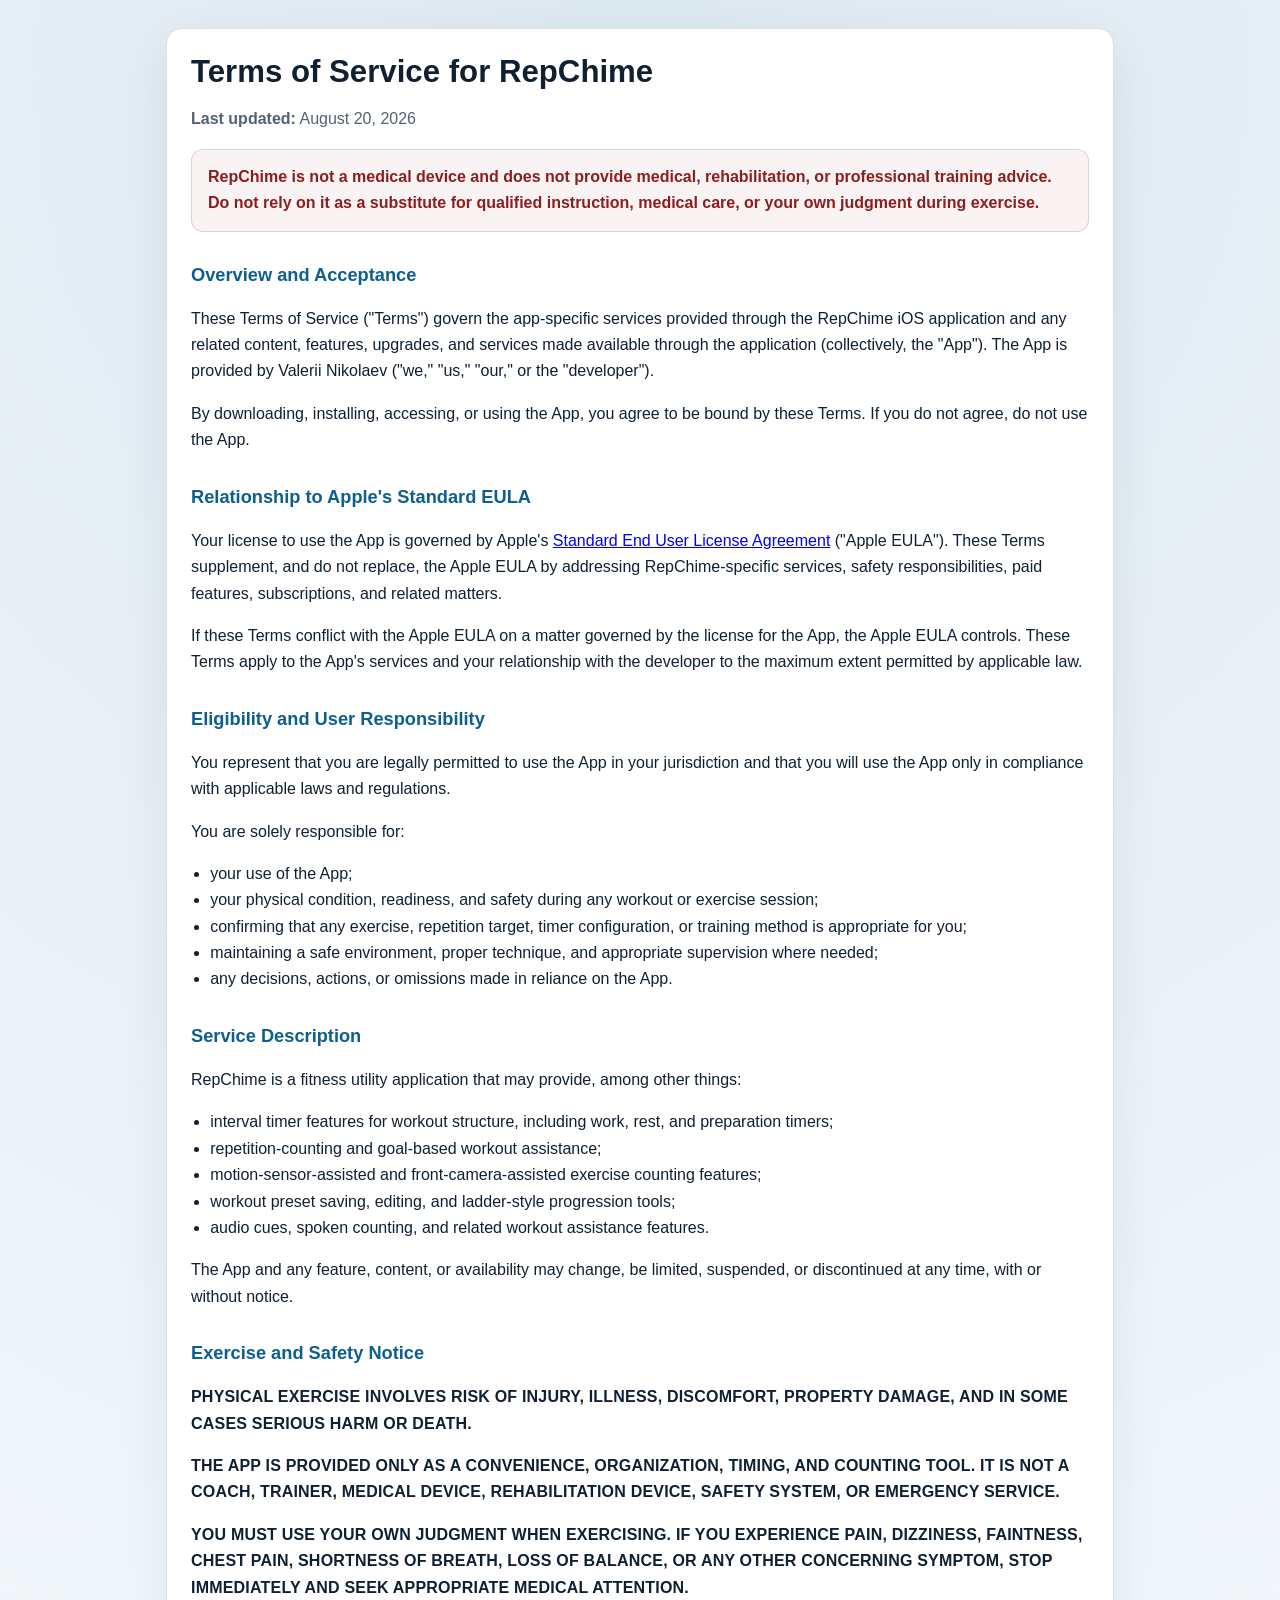
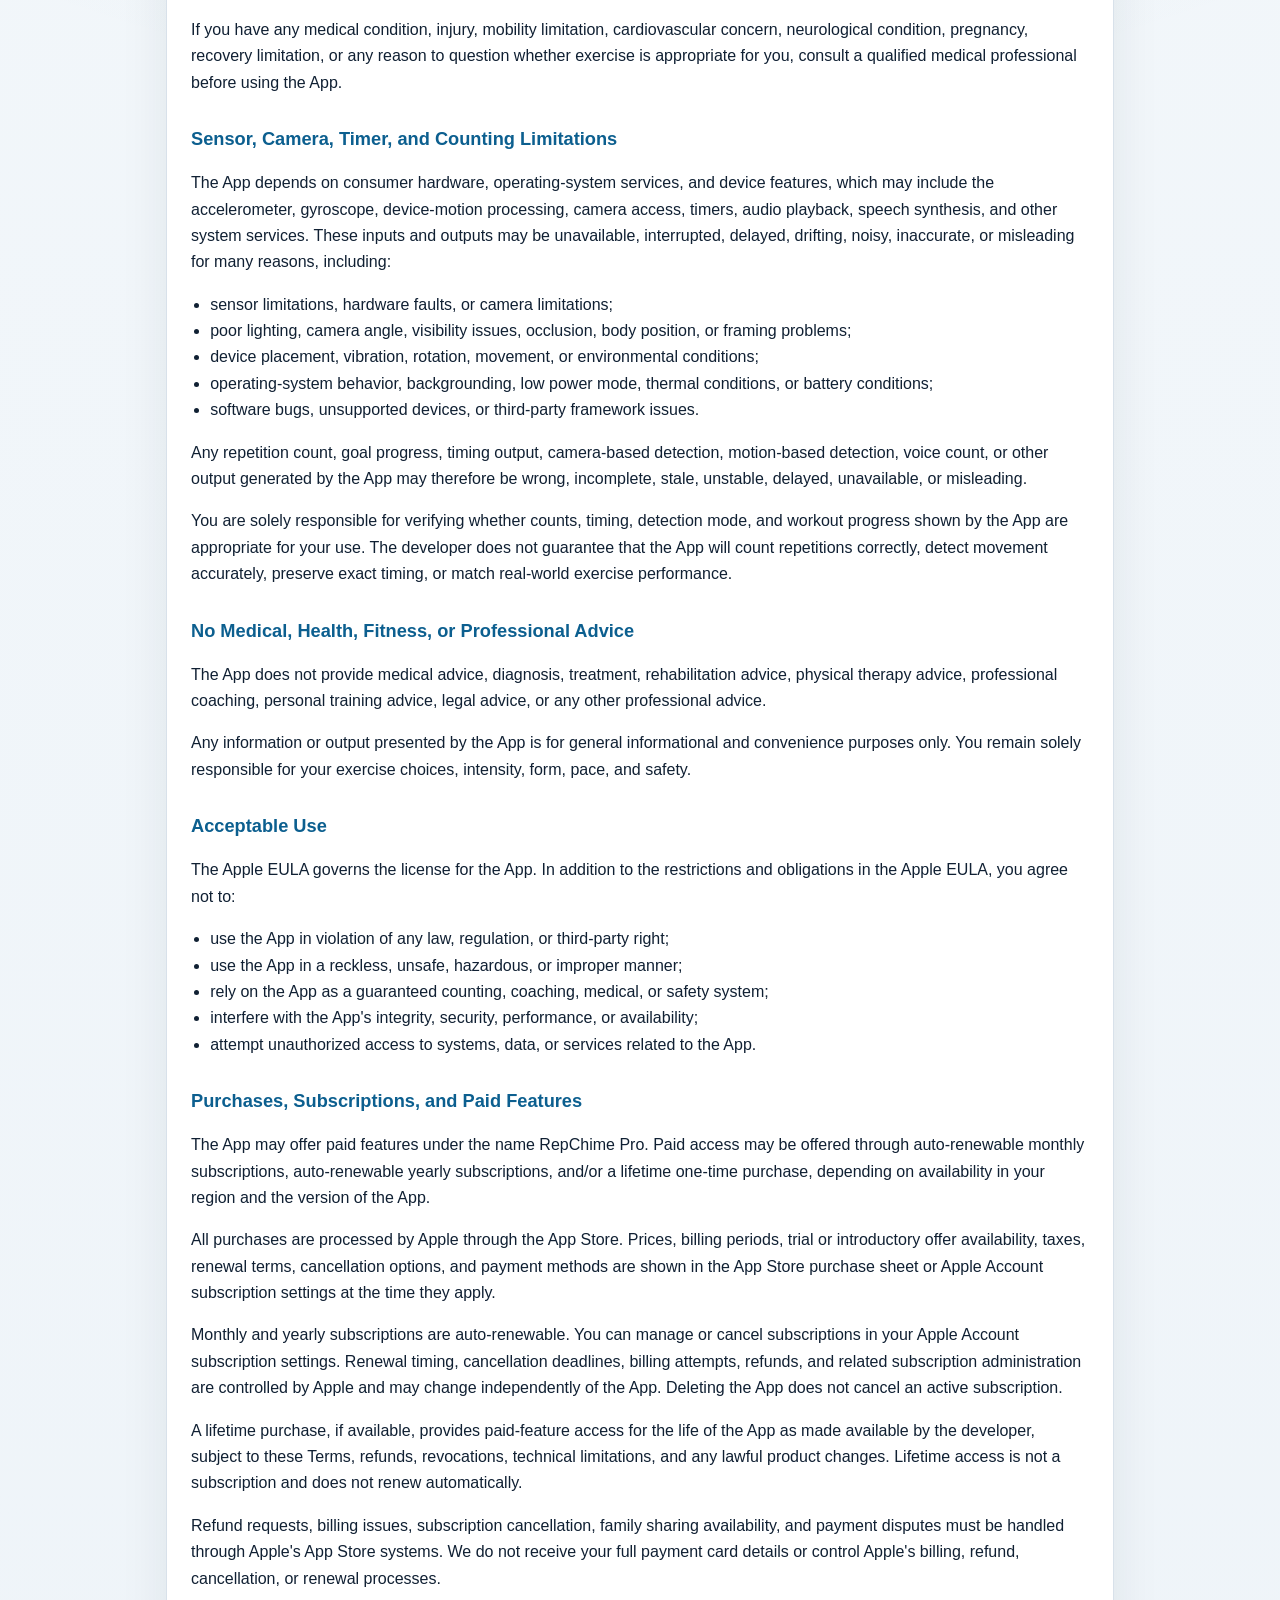
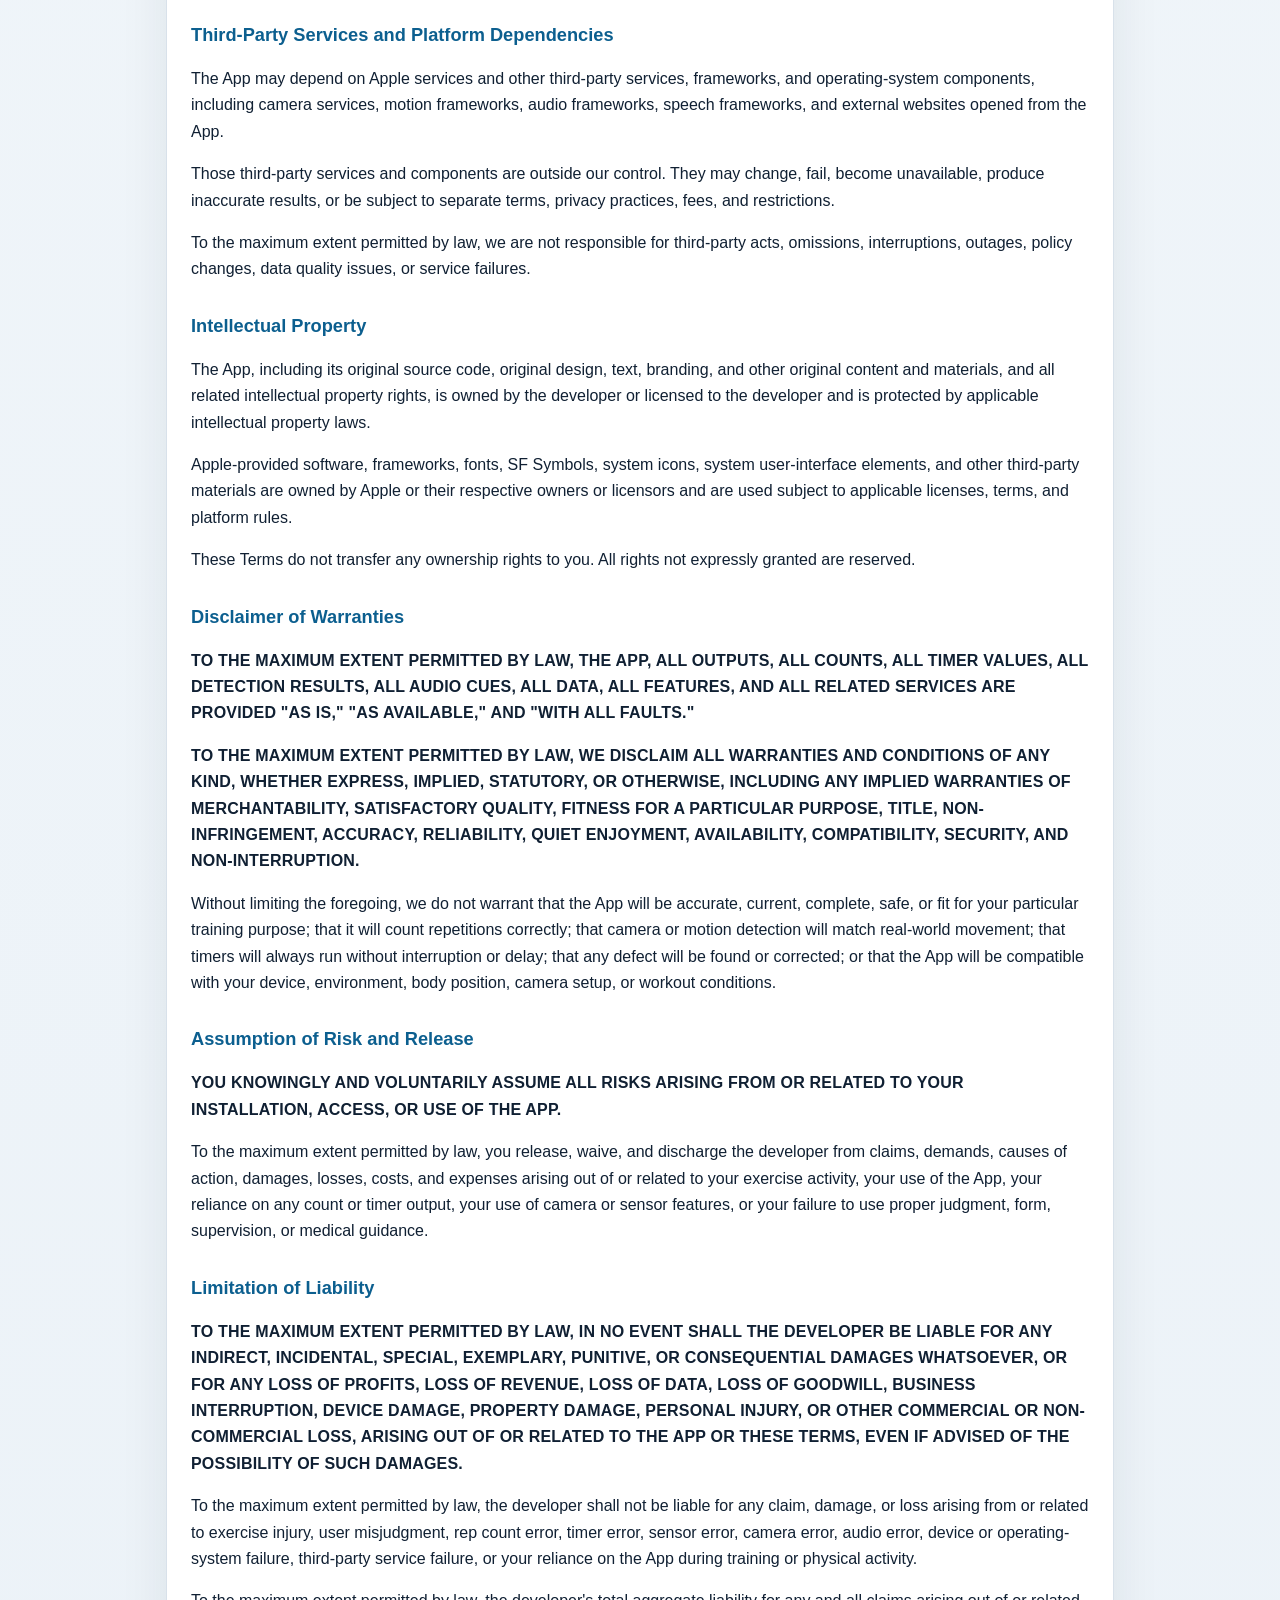
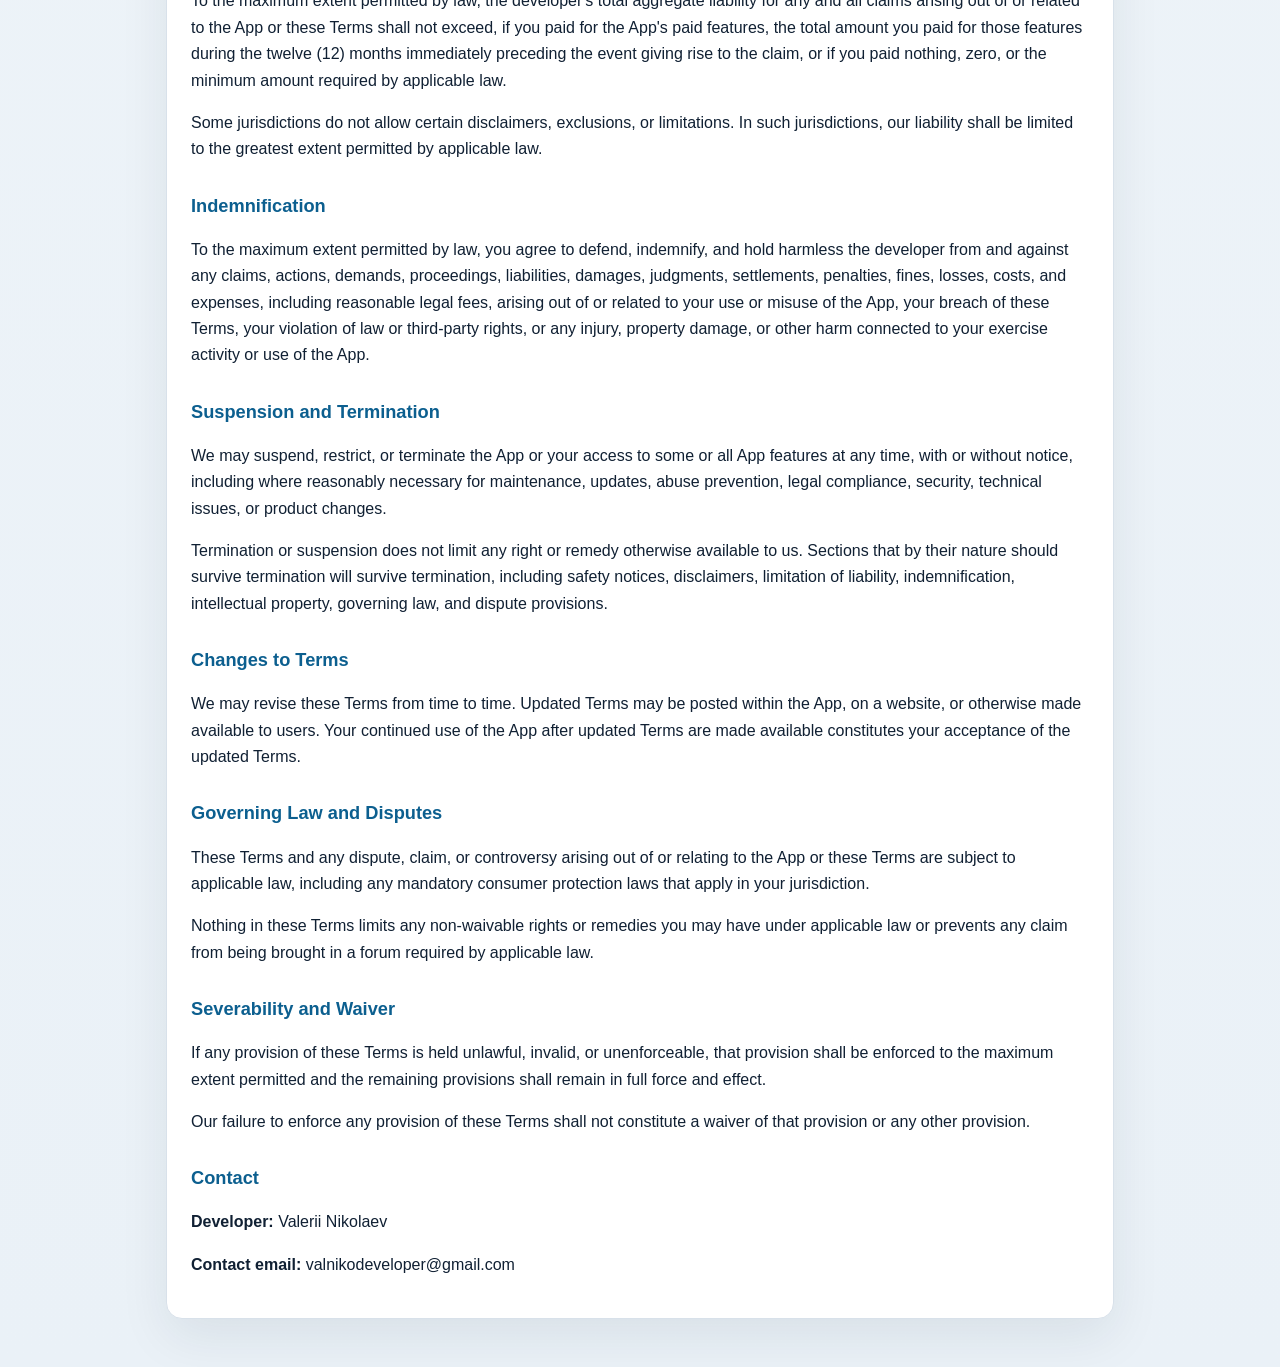
<file: legals/term-of-service/index.html>
<!DOCTYPE html>
<html lang="en">
<head>
  <meta charset="UTF-8" />
  <meta name="viewport" content="width=device-width, initial-scale=1.0" />
  <meta name="robots" content="index, follow, max-image-preview:large" />
  <meta name="description" content="RepChime Terms of Service, including app-specific service, safety, subscription, and payment terms." />
  <link rel="canonical" href="https://repchime.app/legals/term-of-service/" />
  <title>Terms of Service - RepChime</title>
  <style>
    :root {
      --bg: #eef3f8;
      --card: #ffffff;
      --text: #102033;
      --muted: #526273;
      --line: #d8e1ea;
      --accent: #0c5f8f;
      --warn: #8b1e1e;
    }
    * {
      box-sizing: border-box;
    }
    body {
      margin: 0;
      font-family: -apple-system, BlinkMacSystemFont, "Segoe UI", Roboto, Helvetica, Arial, sans-serif;
      background:
        radial-gradient(circle at top, rgba(12, 95, 143, 0.10), transparent 28%),
        linear-gradient(180deg, #f4f8fb 0%, #eaf1f7 100%);
      color: var(--text);
      line-height: 1.65;
    }
    .wrap {
      max-width: 980px;
      margin: 0 auto;
      padding: 28px 16px 48px;
    }
    .card {
      background: var(--card);
      border: 1px solid var(--line);
      border-radius: 16px;
      padding: 24px;
      box-shadow: 0 18px 50px rgba(16, 32, 51, 0.08);
    }
    h1 {
      margin: 0 0 8px;
      font-size: 1.95rem;
      line-height: 1.2;
    }
    h2 {
      margin-top: 28px;
      margin-bottom: 10px;
      color: var(--accent);
      font-size: 1.14rem;
    }
    p, li {
      color: var(--text);
    }
    .muted {
      color: var(--muted);
    }
    ul {
      padding-left: 1.2rem;
    }
    .caps {
      font-weight: 700;
      text-transform: uppercase;
      letter-spacing: 0.2px;
    }
    .warning {
      border: 1px solid rgba(139, 30, 30, 0.16);
      background: rgba(139, 30, 30, 0.05);
      border-radius: 12px;
      padding: 14px 16px;
      margin-top: 14px;
    }
    .warning p {
      margin: 0;
      color: var(--warn);
      font-weight: 700;
    }
  </style>
</head>
<body>
  <main class="wrap">
    <article class="card">
      <h1>Terms of Service for RepChime</h1>
      <p class="muted"><strong>Last updated:</strong> August 20, 2026</p>

      <div class="warning">
        <p>
          RepChime is not a medical device and does not provide medical, rehabilitation, or professional training advice.
          Do not rely on it as a substitute for qualified instruction, medical care, or your own judgment during exercise.
        </p>
      </div>

      <h2>Overview and Acceptance</h2>
      <p>
        These Terms of Service ("Terms") govern the app-specific services provided through the RepChime iOS application and any related
        content, features, upgrades, and services made available through the application
        (collectively, the "App"). The App is provided by Valerii Nikolaev ("we," "us," "our," or
        the "developer").
      </p>
      <p>
        By downloading, installing, accessing, or using the App, you agree to be bound by these Terms.
        If you do not agree, do not use the App.
      </p>

      <h2>Relationship to Apple's Standard EULA</h2>
      <p>
        Your license to use the App is governed by Apple's
        <a href="https://www.apple.com/legal/internet-services/itunes/dev/stdeula/">Standard End User License Agreement</a>
        ("Apple EULA"). These Terms supplement, and do not replace, the Apple EULA by addressing
        RepChime-specific services, safety responsibilities, paid features, subscriptions, and related
        matters.
      </p>
      <p>
        If these Terms conflict with the Apple EULA on a matter governed by the license for the App,
        the Apple EULA controls. These Terms apply to the App's services and your relationship with the
        developer to the maximum extent permitted by applicable law.
      </p>

      <h2>Eligibility and User Responsibility</h2>
      <p>
        You represent that you are legally permitted to use the App in your jurisdiction and that you
        will use the App only in compliance with applicable laws and regulations.
      </p>
      <p>You are solely responsible for:</p>
      <ul>
        <li>your use of the App;</li>
        <li>your physical condition, readiness, and safety during any workout or exercise session;</li>
        <li>confirming that any exercise, repetition target, timer configuration, or training method is appropriate for you;</li>
        <li>maintaining a safe environment, proper technique, and appropriate supervision where needed;</li>
        <li>any decisions, actions, or omissions made in reliance on the App.</li>
      </ul>

      <h2>Service Description</h2>
      <p>RepChime is a fitness utility application that may provide, among other things:</p>
      <ul>
        <li>interval timer features for workout structure, including work, rest, and preparation timers;</li>
        <li>repetition-counting and goal-based workout assistance;</li>
        <li>motion-sensor-assisted and front-camera-assisted exercise counting features;</li>
        <li>workout preset saving, editing, and ladder-style progression tools;</li>
        <li>audio cues, spoken counting, and related workout assistance features.</li>
      </ul>
      <p>
        The App and any feature, content, or availability may change, be limited, suspended, or
        discontinued at any time, with or without notice.
      </p>

      <h2>Exercise and Safety Notice</h2>
      <p class="caps">
        Physical exercise involves risk of injury, illness, discomfort, property damage, and in some
        cases serious harm or death.
      </p>
      <p class="caps">
        The app is provided only as a convenience, organization, timing, and counting tool. It is not a
        coach, trainer, medical device, rehabilitation device, safety system, or emergency service.
      </p>
      <p class="caps">
        You must use your own judgment when exercising. If you experience pain, dizziness, faintness,
        chest pain, shortness of breath, loss of balance, or any other concerning symptom, stop
        immediately and seek appropriate medical attention.
      </p>
      <p>
        If you have any medical condition, injury, mobility limitation, cardiovascular concern,
        neurological condition, pregnancy, recovery limitation, or any reason to question whether
        exercise is appropriate for you, consult a qualified medical professional before using the App.
      </p>

      <h2>Sensor, Camera, Timer, and Counting Limitations</h2>
      <p>
        The App depends on consumer hardware, operating-system services, and device features, which may
        include the accelerometer, gyroscope, device-motion processing, camera access, timers, audio
        playback, speech synthesis, and other system services. These inputs and outputs may be
        unavailable, interrupted, delayed, drifting, noisy, inaccurate, or misleading for many reasons,
        including:
      </p>
      <ul>
        <li>sensor limitations, hardware faults, or camera limitations;</li>
        <li>poor lighting, camera angle, visibility issues, occlusion, body position, or framing problems;</li>
        <li>device placement, vibration, rotation, movement, or environmental conditions;</li>
        <li>operating-system behavior, backgrounding, low power mode, thermal conditions, or battery conditions;</li>
        <li>software bugs, unsupported devices, or third-party framework issues.</li>
      </ul>
      <p>
        Any repetition count, goal progress, timing output, camera-based detection, motion-based
        detection, voice count, or other output generated by the App may therefore be wrong, incomplete,
        stale, unstable, delayed, unavailable, or misleading.
      </p>
      <p>
        You are solely responsible for verifying whether counts, timing, detection mode, and workout
        progress shown by the App are appropriate for your use. The developer does not guarantee that the
        App will count repetitions correctly, detect movement accurately, preserve exact timing, or match
        real-world exercise performance.
      </p>

      <h2>No Medical, Health, Fitness, or Professional Advice</h2>
      <p>
        The App does not provide medical advice, diagnosis, treatment, rehabilitation advice, physical
        therapy advice, professional coaching, personal training advice, legal advice, or any other
        professional advice.
      </p>
      <p>
        Any information or output presented by the App is for general informational and convenience
        purposes only. You remain solely responsible for your exercise choices, intensity, form, pace,
        and safety.
      </p>

      <h2>Acceptable Use</h2>
      <p>
        The Apple EULA governs the license for the App. In addition to the restrictions and obligations
        in the Apple EULA, you agree not to:
      </p>
      <ul>
        <li>use the App in violation of any law, regulation, or third-party right;</li>
        <li>use the App in a reckless, unsafe, hazardous, or improper manner;</li>
        <li>rely on the App as a guaranteed counting, coaching, medical, or safety system;</li>
        <li>interfere with the App's integrity, security, performance, or availability;</li>
        <li>attempt unauthorized access to systems, data, or services related to the App.</li>
      </ul>


      <h2>Purchases, Subscriptions, and Paid Features</h2>
      <p>
        The App may offer paid features under the name RepChime Pro. Paid access may be offered
        through auto-renewable monthly subscriptions, auto-renewable yearly subscriptions, and/or a
        lifetime one-time purchase, depending on availability in your region and the version of the App.
      </p>
      <p>
        All purchases are processed by Apple through the App Store. Prices, billing periods, trial or
        introductory offer availability, taxes, renewal terms, cancellation options, and payment methods
        are shown in the App Store purchase sheet or Apple Account subscription settings at the time
        they apply.
      </p>
      <p>
        Monthly and yearly subscriptions are auto-renewable. You can manage or cancel subscriptions in
        your Apple Account subscription settings. Renewal timing, cancellation deadlines, billing
        attempts, refunds, and related subscription administration are controlled by Apple and may change
        independently of the App. Deleting the App does not cancel an active subscription.
      </p>
      <p>
        A lifetime purchase, if available, provides paid-feature access for the life of the App as made
        available by the developer, subject to these Terms, refunds, revocations, technical limitations,
        and any lawful product changes. Lifetime access is not a subscription and
        does not renew automatically.
      </p>
      <p>
        Refund requests, billing issues, subscription cancellation, family sharing availability, and
        payment disputes must be handled through Apple's App Store systems. We do not receive your full
        payment card details or control Apple's billing, refund, cancellation, or renewal processes.
      </p>

      <h2>Third-Party Services and Platform Dependencies</h2>
      <p>
        The App may depend on Apple services and other third-party services, frameworks, and operating-system
        components, including camera services, motion frameworks, audio frameworks, speech frameworks,
        and external websites opened from the App.
      </p>
      <p>
        Those third-party services and components are outside our control. They may change, fail, become
        unavailable, produce inaccurate results, or be subject to separate terms, privacy practices,
        fees, and restrictions.
      </p>
      <p>
        To the maximum extent permitted by law, we are not responsible for third-party acts, omissions,
        interruptions, outages, policy changes, data quality issues, or service failures.
      </p>

      <h2>Intellectual Property</h2>
      <p>
        The App, including its original source code, original design, text, branding, and other original
        content and materials, and all related intellectual property rights, is owned by the developer or
        licensed to the developer and is protected by applicable intellectual property laws.
      </p>
      <p>
        Apple-provided software, frameworks, fonts, SF Symbols, system icons, system user-interface
        elements, and other third-party materials are owned by Apple or their respective owners or
        licensors and are used subject to applicable licenses, terms, and platform rules.
      </p>
      <p>
        These Terms do not transfer any ownership rights to you. All rights not expressly granted are
        reserved.
      </p>

      <h2>Disclaimer of Warranties</h2>
      <p class="caps">
        To the maximum extent permitted by law, the app, all outputs, all counts, all timer values, all
        detection results, all audio cues, all data, all features, and all related services are provided
        "as is," "as available," and "with all faults."
      </p>
      <p class="caps">
        To the maximum extent permitted by law, we disclaim all warranties and conditions of any kind,
        whether express, implied, statutory, or otherwise, including any implied warranties of
        merchantability, satisfactory quality, fitness for a particular purpose, title,
        non-infringement, accuracy, reliability, quiet enjoyment, availability, compatibility, security,
        and non-interruption.
      </p>
      <p>
        Without limiting the foregoing, we do not warrant that the App will be accurate, current,
        complete, safe, or fit for your particular training purpose; that it will count repetitions
        correctly; that camera or motion detection will match real-world movement; that timers will
        always run without interruption or delay; that any defect will be found or corrected; or that the
        App will be compatible with your device, environment, body position, camera setup, or workout
        conditions.
      </p>

      <h2>Assumption of Risk and Release</h2>
      <p class="caps">
        You knowingly and voluntarily assume all risks arising from or related to your installation,
        access, or use of the app.
      </p>
      <p>
        To the maximum extent permitted by law, you release, waive, and discharge the developer from
        claims, demands, causes of action, damages, losses, costs, and expenses arising out of or related
        to your exercise activity, your use of the App, your reliance on any count or timer output, your
        use of camera or sensor features, or your failure to use proper judgment, form, supervision, or
        medical guidance.
      </p>

      <h2>Limitation of Liability</h2>
      <p class="caps">
        To the maximum extent permitted by law, in no event shall the developer be liable for any
        indirect, incidental, special, exemplary, punitive, or consequential damages whatsoever, or for
        any loss of profits, loss of revenue, loss of data, loss of goodwill, business interruption,
        device damage, property damage, personal injury, or other commercial or non-commercial loss,
        arising out of or related to the App or these Terms, even if advised of the possibility of such damages.
      </p>
      <p>
        To the maximum extent permitted by law, the developer shall not be liable for any claim, damage,
        or loss arising from or related to exercise injury, user misjudgment, rep count error, timer
        error, sensor error, camera error, audio error, device or operating-system failure, third-party
        service failure, or your reliance on the App during training or physical activity.
      </p>
      <p>
        To the maximum extent permitted by law, the developer's total aggregate liability for any and all
        claims arising out of or related to the App or these Terms shall not exceed, if you paid for the
        App's paid features, the total amount you paid for those features during the twelve (12) months
        immediately preceding the event giving rise to the claim, or if you paid nothing, zero, or the
        minimum amount required by applicable law.
      </p>
      <p>
        Some jurisdictions do not allow certain disclaimers, exclusions, or limitations. In such
        jurisdictions, our liability shall be limited to the greatest extent permitted by applicable law.
      </p>

      <h2>Indemnification</h2>
      <p>
        To the maximum extent permitted by law, you agree to defend, indemnify, and hold harmless the
        developer from and against any claims, actions, demands, proceedings, liabilities, damages,
        judgments, settlements, penalties, fines, losses, costs, and expenses, including reasonable legal
        fees, arising out of or related to your use or misuse of the App, your breach of these Terms,
        your violation of law or third-party rights, or any injury, property damage, or other harm
        connected to your exercise activity or use of the App.
      </p>

      <h2>Suspension and Termination</h2>
      <p>
        We may suspend, restrict, or terminate the App or your access to some or all App features at any
        time, with or without notice, including where reasonably necessary for maintenance, updates,
        abuse prevention, legal compliance, security, technical issues, or product changes.
      </p>
      <p>
        Termination or suspension does not limit any right or remedy otherwise available to us. Sections
        that by their nature should survive termination will survive termination, including safety
        notices, disclaimers, limitation of liability, indemnification, intellectual property, governing
        law, and dispute provisions.
      </p>

      <h2>Changes to Terms</h2>
      <p>
        We may revise these Terms from time to time. Updated Terms may be posted within the App, on a
        website, or otherwise made available to users. Your continued use of the App after updated Terms
        are made available constitutes your acceptance of the updated Terms.
      </p>

      <h2>Governing Law and Disputes</h2>
      <p>
        These Terms and any dispute, claim, or controversy arising out of or relating to the App or these
        Terms are subject to applicable law, including any mandatory consumer protection laws that apply
        in your jurisdiction.
      </p>
      <p>
        Nothing in these Terms limits any non-waivable rights or remedies you may have under applicable
        law or prevents any claim from being brought in a forum required by applicable law.
      </p>

      <h2>Severability and Waiver</h2>
      <p>
        If any provision of these Terms is held unlawful, invalid, or unenforceable, that provision shall
        be enforced to the maximum extent permitted and the remaining provisions shall remain in full
        force and effect.
      </p>
      <p>
        Our failure to enforce any provision of these Terms shall not constitute a waiver of that
        provision or any other provision.
      </p>

      <h2>Contact</h2>
      <p><strong>Developer:</strong> Valerii Nikolaev</p>
      <p><strong>Contact email:</strong> valnikodeveloper@gmail.com</p>
    </article>
  </main>
</body>
</html>
</file>
<file: assets/site.css>
:root {
  --bg: #050711;
  --bg-soft: #0a0f1d;
  --card: rgba(16, 22, 38, 0.82);
  --card-strong: #11182a;
  --line: rgba(160, 185, 220, 0.16);
  --text: #f6f8ff;
  --muted: #a8b3c8;
  --cyan: #40dcff;
  --red: #ff4a55;
  --blue: #5284ff;
  --green: #38d66b;
  --max: 1160px;
  --radius: 24px;
}

* { box-sizing: border-box; }

html { scroll-behavior: smooth; }

body {
  margin: 0;
  background:
    radial-gradient(circle at 18% -4%, rgba(57, 88, 214, 0.26), transparent 34rem),
    radial-gradient(circle at 88% 18%, rgba(22, 190, 170, 0.16), transparent 31rem),
    var(--bg);
  color: var(--text);
  font-family: -apple-system, BlinkMacSystemFont, "SF Pro Display", "Segoe UI", sans-serif;
  line-height: 1.6;
  -webkit-font-smoothing: antialiased;
}

img { display: block; max-width: 100%; }

a { color: inherit; text-decoration: none; }

button, summary { font: inherit; }

.wrap { width: min(calc(100% - 40px), var(--max)); margin-inline: auto; }

.skip-link {
  position: fixed;
  top: 12px;
  left: 12px;
  z-index: 100;
  padding: 10px 14px;
  border-radius: 12px;
  background: white;
  color: #050711;
  transform: translateY(-160%);
}

.skip-link:focus { transform: translateY(0); }

.site-header {
  position: sticky;
  top: 0;
  z-index: 50;
  border-bottom: 1px solid var(--line);
  background: rgba(5, 7, 17, 0.8);
  backdrop-filter: blur(18px) saturate(140%);
}

.nav {
  min-height: 68px;
  display: flex;
  align-items: center;
  gap: 20px;
}

.brand { display: inline-flex; align-items: center; gap: 10px; font-weight: 800; letter-spacing: -0.02em; }
.brand img { width: 36px; height: 36px; border-radius: 9px; }

.nav-links { display: none; margin-left: auto; align-items: center; gap: 24px; }
.nav-links a { color: var(--muted); font-size: 0.94rem; }
.nav-links a:hover, .nav-links a:focus-visible { color: var(--text); }

.language { position: relative; margin-left: auto; }
.language summary {
  cursor: pointer;
  list-style: none;
  color: var(--muted);
  border: 1px solid var(--line);
  border-radius: 999px;
  padding: 7px 12px;
}
.language summary::-webkit-details-marker { display: none; }
.language[open] summary { color: var(--text); border-color: rgba(64, 220, 255, 0.38); }
.language-menu {
  position: absolute;
  right: 0;
  top: calc(100% + 10px);
  min-width: 190px;
  max-height: min(420px, calc(100dvh - 96px));
  overflow-y: auto;
  padding: 8px;
  border: 1px solid var(--line);
  border-radius: 16px;
  background: #0c1120;
  box-shadow: 0 20px 60px rgba(0, 0, 0, 0.42);
}
.language-menu a { display: block; padding: 9px 11px; border-radius: 10px; color: var(--muted); }
.language-menu a:hover, .language-menu a:focus-visible { background: rgba(255,255,255,0.06); color: var(--text); }

.header-cta { display: none; }

.button {
  display: inline-flex;
  min-height: 48px;
  align-items: center;
  justify-content: center;
  padding: 12px 20px;
  border: 1px solid transparent;
  border-radius: 14px;
  background: linear-gradient(135deg, #f5f7ff 0%, #bfeeff 100%);
  color: #07101d;
  font-weight: 800;
  box-shadow: 0 12px 40px rgba(64, 220, 255, 0.16);
  transition: transform 0.2s ease, box-shadow 0.2s ease;
}
.button:hover, .button:focus-visible { transform: translateY(-2px); box-shadow: 0 16px 46px rgba(64, 220, 255, 0.24); }
.button.secondary { background: transparent; border-color: var(--line); color: var(--text); box-shadow: none; }
.button.small { min-height: 40px; padding: 9px 15px; border-radius: 12px; font-size: 0.9rem; }

.hero {
  min-height: min(760px, calc(100dvh - 68px));
  display: grid;
  align-items: center;
  gap: 38px;
  padding-block: clamp(40px, 6vw, 68px);
}

.eyebrow {
  display: inline-flex;
  align-items: center;
  gap: 8px;
  margin-bottom: 18px;
  color: #c4f6ff;
  font-size: 0.78rem;
  font-weight: 800;
  letter-spacing: 0.13em;
  text-transform: uppercase;
}
.eyebrow::before { content: ""; width: 24px; height: 1px; background: var(--cyan); box-shadow: 0 0 16px var(--cyan); }

h1, h2, h3 { margin: 0; line-height: 1.08; letter-spacing: -0.035em; }
h1 { max-width: 12ch; font-size: clamp(3rem, 8.5vw, 6.8rem); }
h2 { font-size: clamp(2.1rem, 5.2vw, 4.4rem); }
h3 { font-size: 1.25rem; }

:is(:lang(ja), :lang(ko), :lang(zh-Hans), :lang(zh-Hant)) h1 {
  max-width: 9em;
  font-size: clamp(2.75rem, 6.2vw, 5rem);
  line-height: 1.14;
}

:lang(ja) h1 .gradient-text { white-space: nowrap; }

.gradient-text {
  color: transparent;
  background: linear-gradient(100deg, #ffffff 10%, #6fe6ff 50%, #ff6c75 92%);
  -webkit-background-clip: text;
  background-clip: text;
}

.lead { max-width: 61ch; margin: 24px 0 0; color: var(--muted); font-size: clamp(1.05rem, 2vw, 1.24rem); }
.hero-actions { display: flex; flex-wrap: wrap; gap: 12px; margin-top: 30px; }
.hero-meta { display: flex; flex-wrap: wrap; gap: 10px 18px; margin-top: 22px; color: #7f8ba3; font-size: 0.88rem; }
.hero-meta span::before { content: "✓"; margin-right: 6px; color: var(--green); }

.hero-visual {
  position: relative;
  width: fit-content;
  max-width: 100%;
  margin-inline: auto;
}
.hero-visual::before {
  content: "";
  position: absolute;
  inset: 10% -12% 6%;
  z-index: -1;
  border-radius: 45%;
  background: conic-gradient(from 90deg, rgba(255,74,85,0.3), rgba(64,220,255,0.26), rgba(82,132,255,0.3), rgba(255,74,85,0.3));
  filter: blur(64px);
}
.hero-visual img {
  width: auto;
  height: auto;
  max-width: min(420px, 100%);
  max-height: min(760px, 78dvh);
  margin-inline: auto;
  border-radius: 26px;
  object-fit: contain;
  filter: drop-shadow(0 28px 54px rgba(0,0,0,0.48));
}
.floating-note {
  position: absolute;
  right: -8px;
  bottom: 9%;
  width: min(220px, 54%);
  padding: 13px 15px;
  border: 1px solid rgba(255,255,255,0.16);
  border-radius: 16px;
  background: rgba(12, 18, 31, 0.82);
  box-shadow: 0 18px 48px rgba(0,0,0,0.38);
  backdrop-filter: blur(18px);
  font-size: 0.84rem;
  color: var(--muted);
}
.floating-note strong { display: block; color: var(--text); font-size: 0.95rem; }

section { padding-block: clamp(44px, 6vw, 80px); }
main > section + section { padding-top: clamp(16px, 2.5vw, 32px); }
.section-head { display: grid; gap: 18px; margin-bottom: 34px; }
.section-head p { max-width: 64ch; margin: 0; color: var(--muted); font-size: 1.08rem; }

.trust-strip {
  display: grid;
  grid-template-columns: repeat(2, 1fr);
  gap: 1px;
  padding: 1px;
  border: 1px solid var(--line);
  border-radius: 20px;
  overflow: hidden;
  background: var(--line);
}
.trust-item { padding: 20px; background: var(--bg-soft); }
.trust-item strong { display: block; font-size: 1.4rem; }
.trust-item span { color: var(--muted); font-size: 0.88rem; }

.feature-grid { display: grid; gap: 16px; }
.feature-card {
  min-height: 210px;
  padding: 24px;
  border: 1px solid var(--line);
  border-radius: var(--radius);
  background: linear-gradient(145deg, rgba(18,25,44,0.9), rgba(8,12,23,0.92));
}
.feature-icon {
  width: 44px;
  height: 44px;
  display: grid;
  place-items: center;
  margin-bottom: 38px;
  border: 1px solid rgba(64,220,255,0.25);
  border-radius: 14px;
  background: rgba(64,220,255,0.08);
  color: var(--cyan);
  font-size: 1.15rem;
  font-weight: 800;
}
.feature-card:nth-child(2n) .feature-icon { border-color: rgba(255,74,85,0.26); background: rgba(255,74,85,0.08); color: #ff7b84; }
.feature-card p { margin: 10px 0 0; color: var(--muted); }

.showcase { overflow: hidden; }
.screens {
  display: grid;
  grid-auto-flow: column;
  grid-auto-columns: minmax(235px, 29%);
  gap: 18px;
  overflow-x: auto;
  padding: 8px max(20px, calc((100vw - var(--max)) / 2)) 24px;
  scroll-snap-type: x mandatory;
  scrollbar-width: thin;
  scrollbar-color: #2c3852 transparent;
}
.screen { margin: 0; scroll-snap-align: start; }
.screen img { width: 100%; height: auto; border: 1px solid var(--line); border-radius: 24px; object-fit: contain; box-shadow: 0 28px 60px rgba(0,0,0,0.35); }
.screen figcaption { margin-top: 12px; color: var(--muted); font-size: 0.88rem; text-align: center; }

.modes { display: grid; gap: 20px; }
.mode {
  position: relative;
  min-height: 300px;
  overflow: hidden;
  padding: clamp(24px, 4vw, 42px);
  border: 1px solid var(--line);
  border-radius: 30px;
  background: radial-gradient(circle at 100% 100%, rgba(64,220,255,0.18), transparent 42%), #0b1020;
  background-clip: padding-box;
}
.mode:nth-child(2) { background: radial-gradient(circle at 100% 100%, rgba(255,74,85,0.18), transparent 42%), #0b1020; }
.mode p { max-width: 44ch; margin: 16px 0 0; color: var(--muted); }
.mode-list { display: flex; flex-wrap: wrap; gap: 9px; margin-top: 22px; }
.mode-list span { padding: 7px 11px; border: 1px solid var(--line); border-radius: 999px; color: #cbd4e6; font-size: 0.83rem; }

.video-layout { display: grid; align-items: center; gap: 32px; }
.video-card { width: min(100%, 320px); margin-inline: auto; overflow: hidden; border: 1px solid var(--line); border-radius: 26px; background: #000; }
.video-trigger { position: relative; display: block; width: 100%; aspect-ratio: 9 / 16; padding: 0; border: 0; background: #000; cursor: pointer; }
.video-trigger img { width: 100%; height: 100%; object-fit: cover; opacity: 0.78; }
.play {
  position: absolute;
  left: 50%;
  top: 50%;
  width: 62px;
  height: 62px;
  display: grid;
  place-items: center;
  border: 1px solid rgba(255,255,255,0.34);
  border-radius: 50%;
  background: rgba(5,7,17,0.8);
  color: white;
  transform: translate(-50%, -50%);
  font-size: 1.2rem;
}
.video-stage { position: relative; aspect-ratio: 9 / 16; overflow: hidden; background: #000; }
.video-stage iframe { position: absolute; top: 0; left: 50%; width: 316%; height: 100%; border: 0; transform: translateX(-50%); }
.video-copy p { max-width: 54ch; color: var(--muted); }
.video-label { display: inline-flex; margin-top: 12px; padding: 7px 11px; border: 1px solid var(--line); border-radius: 999px; color: #cbd4e6; font-size: 0.84rem; }

.faq-list { max-width: 900px; }
.faq-list details { border-bottom: 1px solid var(--line); }
.faq-list summary { cursor: pointer; list-style: none; padding: 22px 2px; font-weight: 750; }
.faq-list summary::-webkit-details-marker { display: none; }
.faq-list summary::after { content: "+"; float: right; color: var(--cyan); font-size: 1.3rem; }
.faq-list details[open] summary::after { content: "–"; }
.faq-list p { max-width: 74ch; margin: -5px 0 24px; color: var(--muted); }

.safety { padding-top: 0; }
.notice { padding: 22px 24px; border: 1px solid rgba(255, 187, 74, 0.28); border-radius: 18px; background: rgba(255, 187, 74, 0.06); color: #e8d7b7; }
.notice strong { color: #ffcb75; }

.cta-band {
  position: relative;
  overflow: hidden;
  padding: clamp(38px, 8vw, 84px);
  border: 1px solid rgba(64,220,255,0.24);
  border-radius: 32px;
  background: linear-gradient(145deg, rgba(39,66,132,0.34), rgba(14,29,40,0.78));
  text-align: center;
}
.cta-band::before { content: ""; position: absolute; inset: auto 10% -70% 10%; height: 180%; border-radius: 50%; background: rgba(64,220,255,0.12); filter: blur(70px); }
.cta-band > * { position: relative; }
.cta-band p { max-width: 54ch; margin: 16px auto 28px; color: var(--muted); }

footer { margin-top: 96px; padding: 36px 0 46px; border-top: 1px solid var(--line); color: var(--muted); font-size: 0.88rem; }
.footer-top { display: flex; flex-wrap: wrap; align-items: center; justify-content: space-between; gap: 16px 24px; }
.footer-links { display: flex; flex-wrap: wrap; gap: 16px; }
.footer-links a:hover, .footer-links a:focus-visible { color: var(--text); }
.copyright { margin: 20px 0 0; color: #758198; }

@media (min-width: 700px) {
  .trust-strip { grid-template-columns: repeat(4, 1fr); }
  .feature-grid { grid-template-columns: repeat(2, 1fr); }
  .modes { grid-template-columns: repeat(2, 1fr); }
  .video-layout { grid-template-columns: minmax(260px, 0.7fr) 1.3fr; }
}

@media (min-width: 900px) {
  .nav-links { display: flex; }
  .language { margin-left: 0; }
  .header-cta { display: inline-flex; }
  .hero { grid-template-columns: 1.08fr 0.92fr; }
  .feature-grid { grid-template-columns: repeat(3, 1fr); }
}

@media (max-width: 520px) {
  .wrap { width: min(calc(100% - 28px), var(--max)); }
  .brand span { display: none; }
  .screens { grid-auto-columns: minmax(220px, 76%); }
  .floating-note { right: -4px; }
}

@media (prefers-reduced-motion: reduce) {
  html { scroll-behavior: auto; }
  *, *::before, *::after { animation-duration: 0.01ms !important; transition-duration: 0.01ms !important; }
}
</file>
